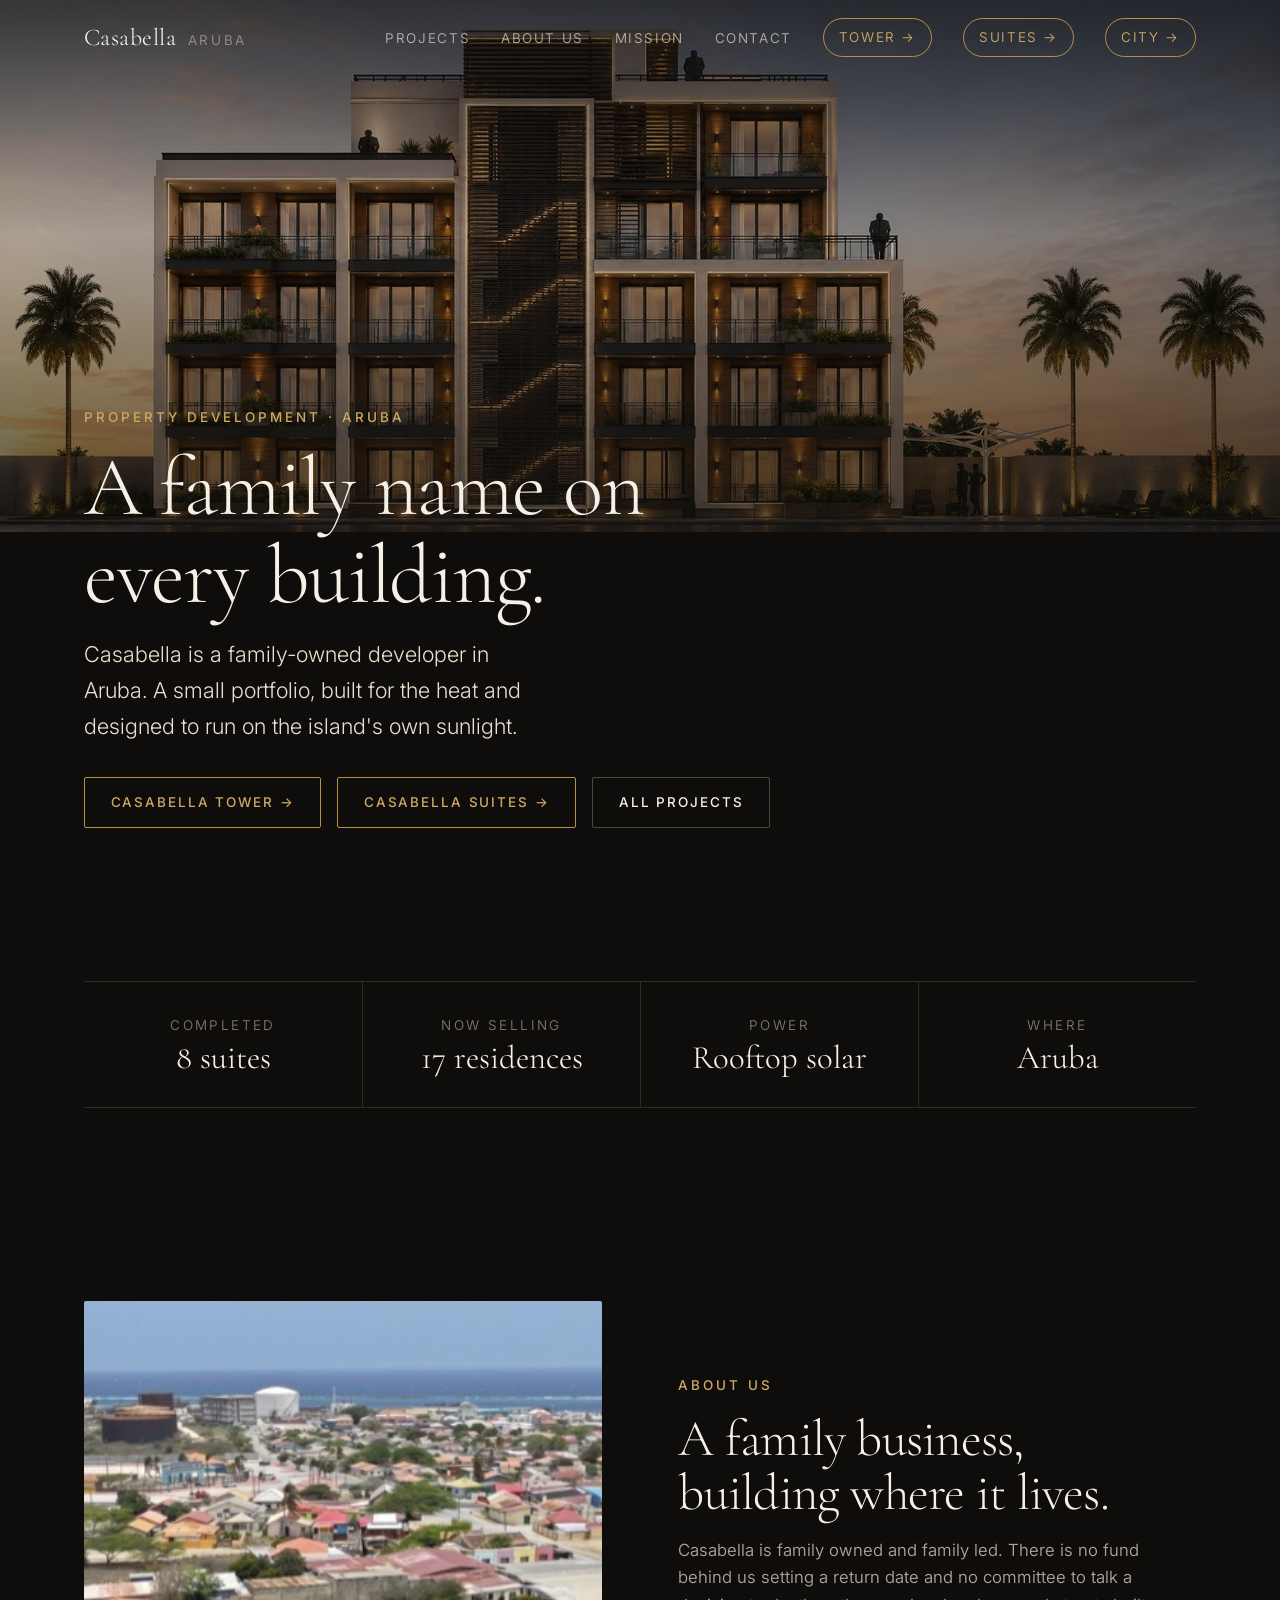
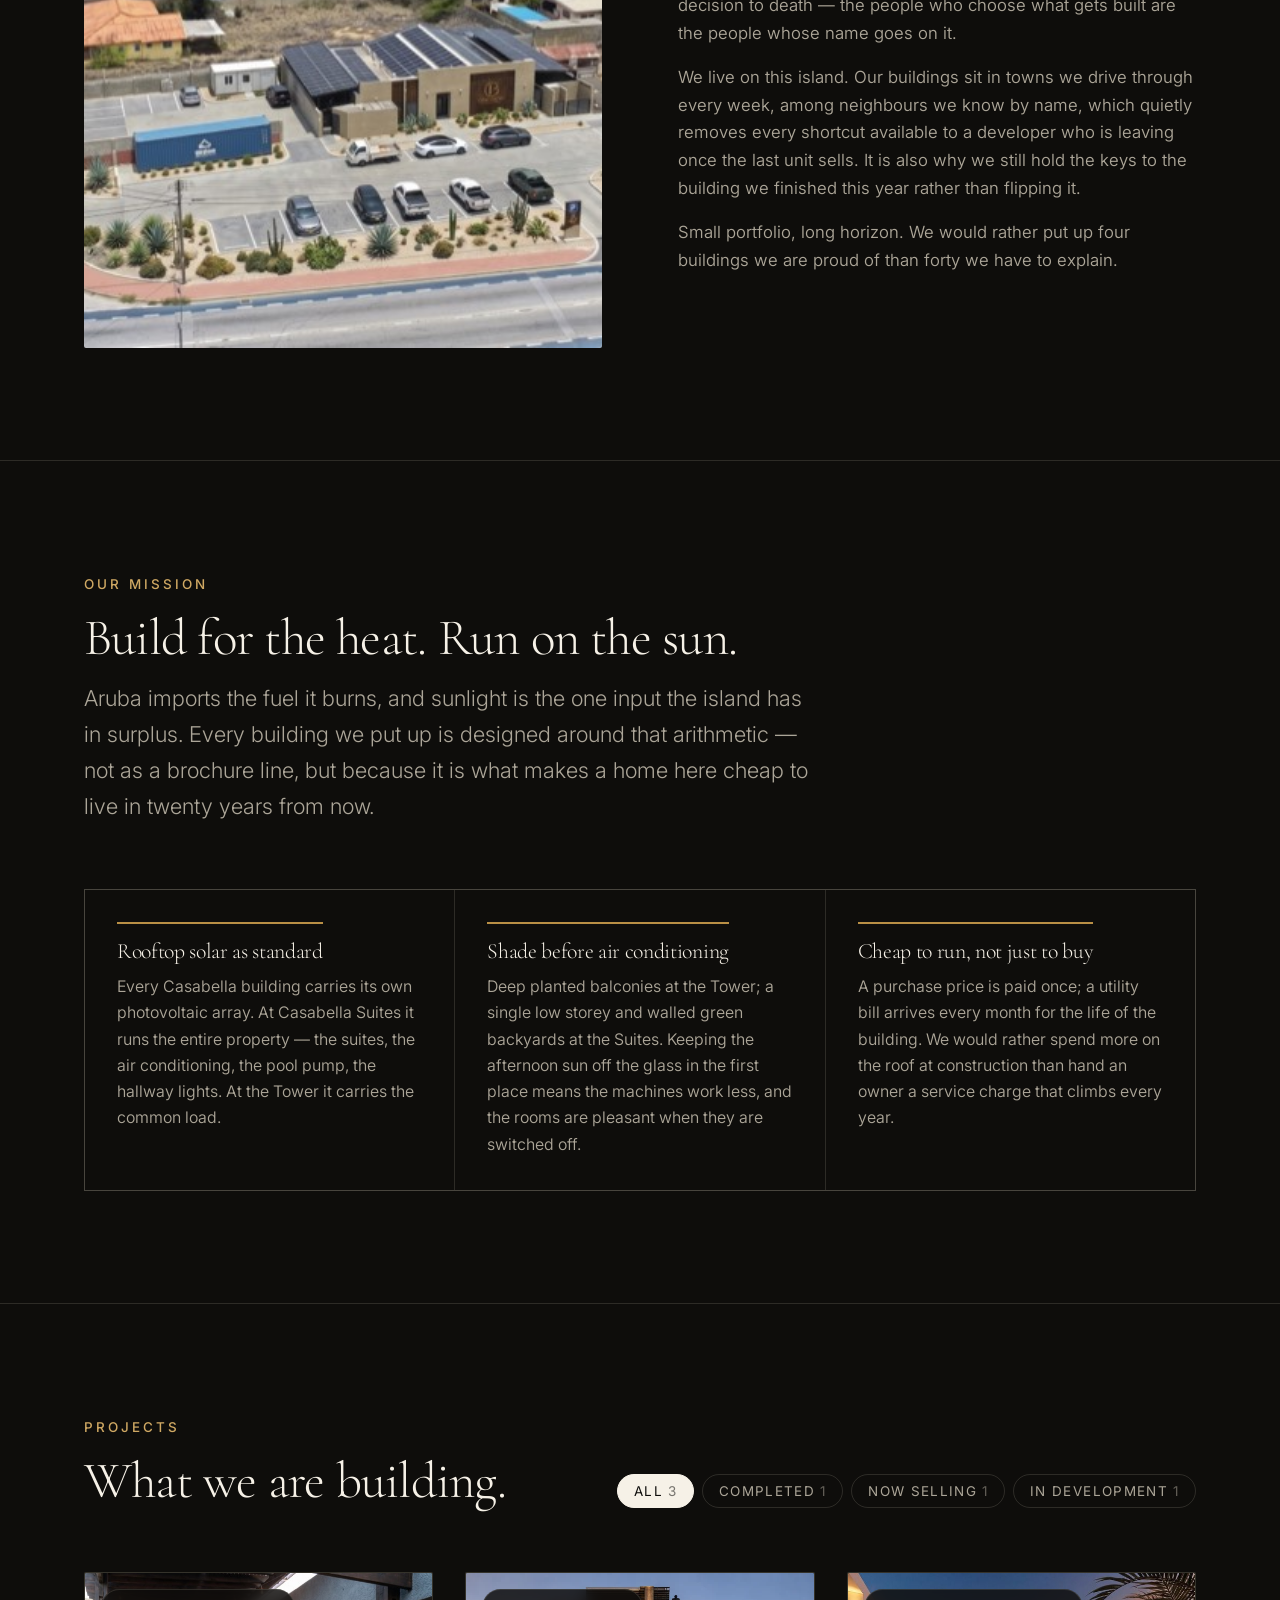
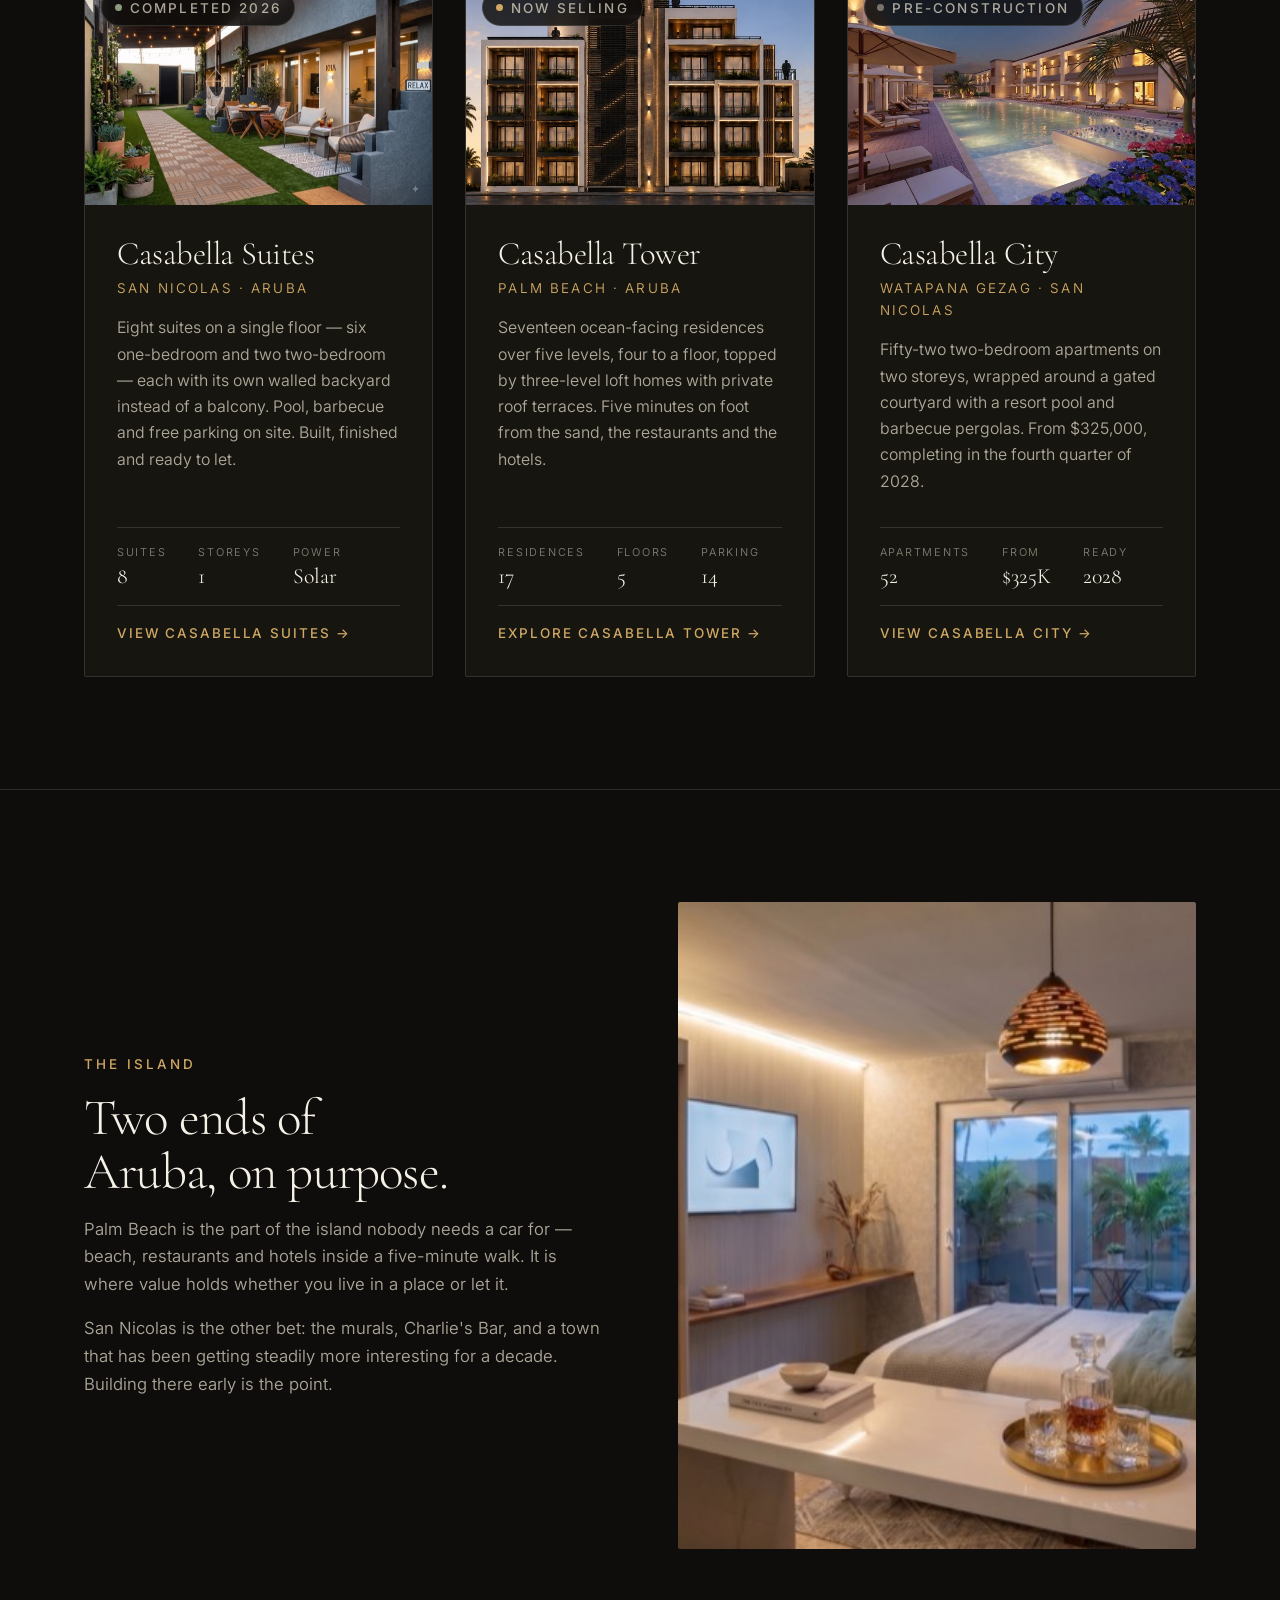
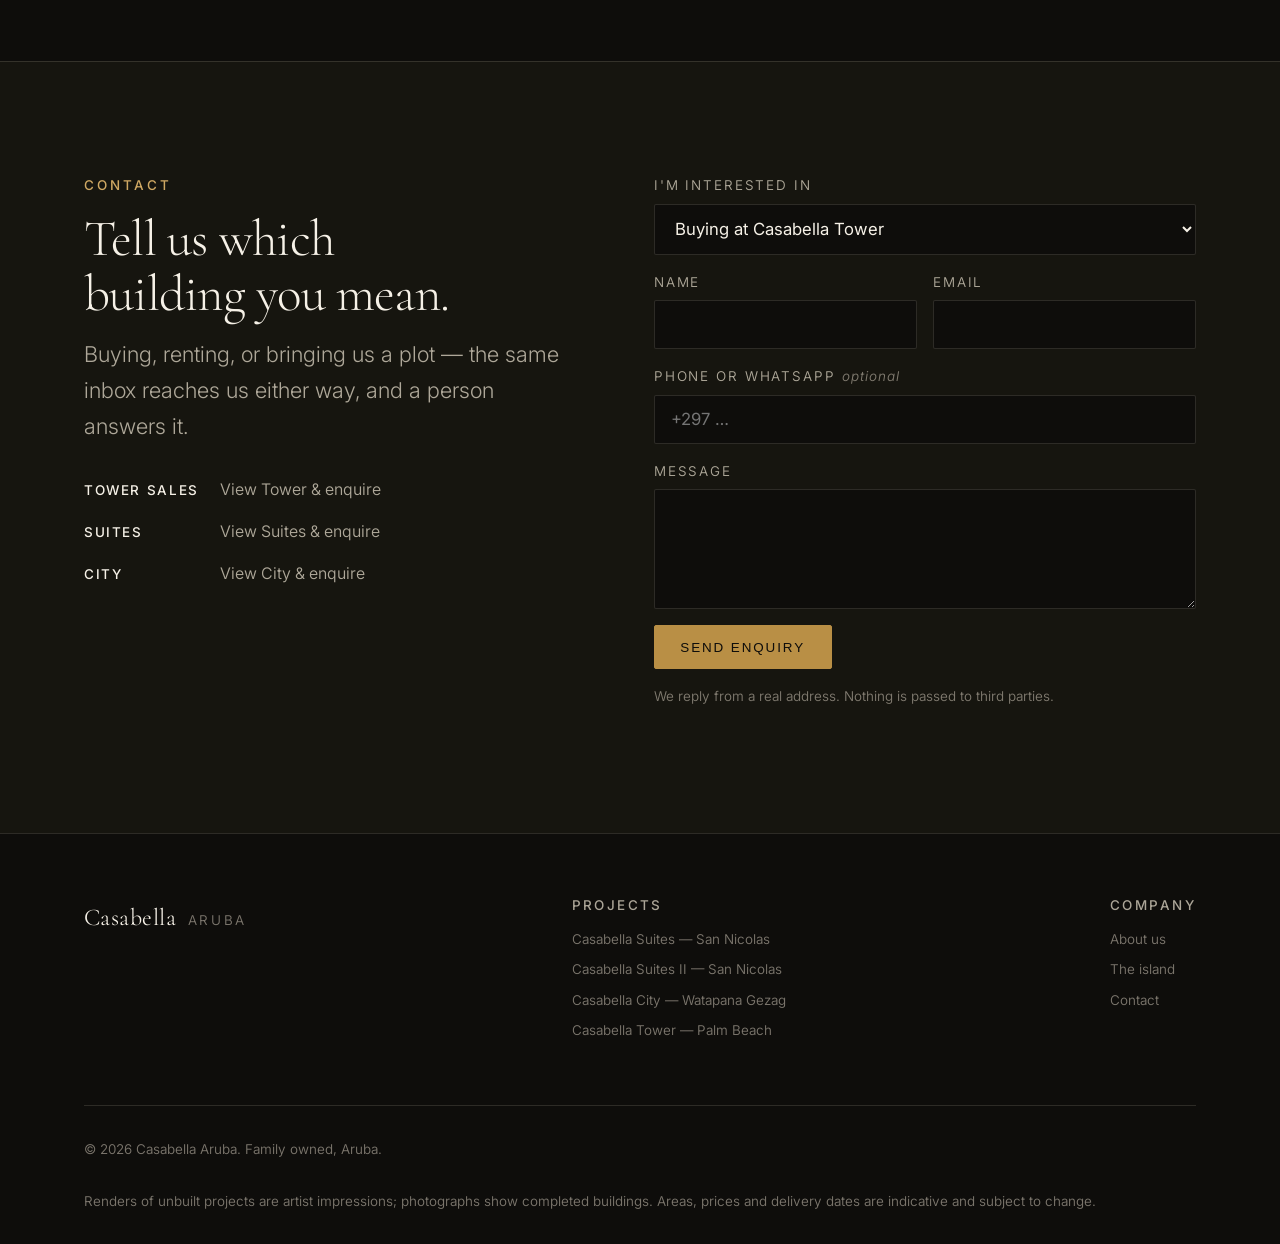
<file: index.html>
<!DOCTYPE html>
<html lang="en">
  <head>
    <meta charset="utf-8" />
    <meta name="viewport" content="width=device-width, initial-scale=1" />

    <title>Casabella Aruba — Property Development in Aruba</title>
    <meta
      name="description"
      content="Casabella acquires, develops and operates residential property in Aruba — from an eight-suite rental building in San Nicolas to ocean-view residences in Palm Beach."
    />

    <link rel="canonical" href="https://casabellaaruba.com/" />

    <meta property="og:type" content="website" />
    <meta property="og:url" content="https://casabellaaruba.com/" />
    <meta property="og:site_name" content="Casabella Aruba" />
    <meta property="og:title" content="Casabella Aruba — Property Development in Aruba" />
    <meta
      property="og:description"
      content="We buy the land, we build on it, and we stay with it. Residential development across Aruba."
    />
    <meta property="og:image" content="https://casabellaaruba.com/assets/img/og-cover.jpg" />
    <meta name="twitter:card" content="summary_large_image" />

    <link rel="icon" href="/assets/img/favicon.svg" type="image/svg+xml" />
    <meta name="theme-color" content="#0e0d0b" />

    <link rel="preconnect" href="https://fonts.googleapis.com" />
    <link rel="preconnect" href="https://fonts.gstatic.com" crossorigin />
    <link
      href="https://fonts.googleapis.com/css2?family=Cormorant+Garamond:wght@300;400&family=Inter:wght@300;400;500&display=swap"
      rel="stylesheet"
    />
    <link rel="stylesheet" href="/css/styles.css?v=20260828-1" />

    <script type="application/ld+json">
      {
        "@context": "https://schema.org",
        "@type": "Organization",
        "name": "Casabella Aruba",
        "url": "https://casabellaaruba.com/",
        "description": "Residential property developer in Aruba — land acquisition, development, sales and operation.",
        "address": {
          "@type": "PostalAddress",
          "addressCountry": "AW"
        },
        "subOrganization": [
          { "@type": "ApartmentComplex", "name": "Casabella Suites" },
          {
            "@type": "ApartmentComplex",
            "name": "Casabella Tower",
            "url": "https://casabellaaruba.com/tower/"
          }
        ]
      }
    </script>

    <script src="/js/main.js?v=20260828-1" defer></script>
  </head>

  <body>
    <a class="skip" href="#main">Skip to content</a>

    <header class="site-header" id="header">
      <div class="shell">
        <a class="brand" href="#top">
          <span class="brand__name">Casabella</span>
          <span class="brand__sub">Aruba</span>
        </a>

        <nav class="nav" id="primary-nav">
          <ul>
            <li><a href="#projects">Projects</a></li>
            <li><a href="#about">About us</a></li>
            <li><a href="#mission">Mission</a></li>
            <li><a href="#contact">Contact</a></li>
            <li><a class="nav__cta" href="/tower/">Tower &rarr;</a></li>
            <li><a class="nav__cta" href="/suites/">Suites &rarr;</a></li>
            <li><a class="nav__cta" href="/city/">City &rarr;</a></li>
          </ul>
        </nav>

        <button
          class="nav-toggle"
          type="button"
          aria-expanded="false"
          aria-controls="primary-nav"
          aria-label="Menu"
        >
          <span></span>
        </button>
      </div>
    </header>

    <main id="main">
      <!-- =================================================== HERO ======= -->
      <section class="hero" id="top">
        <div class="hero__media">
          <picture>
            <source
              media="(orientation: portrait)"
              type="image/webp"
              sizes="100vw"
              srcset="
                /assets/img/hero-portrait@420.webp 420w,
                /assets/img/hero-portrait.webp     627w
              "
            />
            <source
              media="(orientation: portrait)"
              type="image/jpeg"
              sizes="100vw"
              srcset="
                /assets/img/hero-portrait@420.jpg 420w,
                /assets/img/hero-portrait.jpg     627w
              "
            />
            <source
              type="image/webp"
              sizes="100vw"
              srcset="
                /assets/img/hero@768.webp  768w,
                /assets/img/hero@1280.webp 1280w,
                /assets/img/hero.webp      1945w
              "
            />
            <img
              src="/assets/img/hero.jpg"
              sizes="100vw"
              srcset="
                /assets/img/hero@768.jpg  768w,
                /assets/img/hero@1280.jpg 1280w,
                /assets/img/hero.jpg      1945w
              "
              width="1945"
              height="808"
              alt="A Casabella building at dusk — lit planted balconies and a timber-screened stair core against a sunset sky in Aruba."
              fetchpriority="high"
              decoding="async"
            />
          </picture>
        </div>

        <div class="shell">
          <div class="hero__inner">
            <p class="eyebrow">Property development · Aruba</p>
            <h1>A family name on every building.</h1>
            <p class="hero__tagline">
              Casabella is a family-owned developer in Aruba. A small portfolio,
              built for the heat and designed to run on the island's own
              sunlight.
            </p>
            <div class="hero__actions">
              <a class="btn btn--tower" href="/tower/">Casabella Tower &rarr;</a>
              <a class="btn btn--tower" href="/suites/">Casabella Suites &rarr;</a>
              <a class="btn" href="#projects">All projects</a>
            </div>
          </div>
        </div>
      </section>

      <!-- ================================================== STATS ======= -->
      <section class="section--tight" aria-label="Portfolio at a glance">
        <div class="shell">
          <dl class="stats">
            <div>
              <dt>Completed</dt>
              <dd>8 suites</dd>
            </div>
            <div>
              <dt>Now selling</dt>
              <dd>17 residences</dd>
            </div>
            <div>
              <dt>Power</dt>
              <dd>Rooftop solar</dd>
            </div>
            <div>
              <dt>Where</dt>
              <dd>Aruba</dd>
            </div>
          </dl>
        </div>
      </section>

      <!-- ================================================== ABOUT ======= -->
      <section class="section" id="about">
        <div class="shell">
          <div class="split">
            <div class="split__media" data-reveal>
              <img
                src="/assets/img/about.jpg"
                srcset="/assets/img/about@640.jpg 640w, /assets/img/about.jpg 1280w"
                sizes="(min-width: 900px) 46vw, 92vw"
                width="1280"
                height="855"
                alt="Aerial view of a completed Casabella building in Aruba — a single-storey block with private backyards, a pool terrace and a solar array on the roof."
                loading="lazy"
                decoding="async"
              />
            </div>
            <div data-reveal>
              <p class="eyebrow">About us</p>
              <h2>A family business, building where it lives.</h2>
              <div class="split__body">
                <p>
                  Casabella is family owned and family led. There is no fund
                  behind us setting a return date and no committee to talk a
                  decision to death — the people who choose what gets built are
                  the people whose name goes on it.
                </p>
                <p>
                  We live on this island. Our buildings sit in towns we drive
                  through every week, among neighbours we know by name, which
                  quietly removes every shortcut available to a developer who
                  is leaving once the last unit sells. It is also why we still
                  hold the keys to the building we finished this year rather
                  than flipping it.
                </p>
                <p>
                  Small portfolio, long horizon. We would rather put up four
                  buildings we are proud of than forty we have to explain.
                </p>
              </div>
            </div>
          </div>
        </div>
      </section>

      <!-- ================================================ MISSION ======= -->
      <section class="section" id="mission">
        <div class="shell">
          <div class="mission__head" data-reveal>
            <p class="eyebrow">Our mission</p>
            <h2>Build for the heat. Run on the sun.</h2>
            <p class="lede">
              Aruba imports the fuel it burns, and sunlight is the one input the
              island has in surplus. Every building we put up is designed around
              that arithmetic — not as a brochure line, but because it is what
              makes a home here cheap to live in twenty years from now.
            </p>
          </div>

          <div class="eco">
            <article class="eco__item" data-reveal>
              <h3>Rooftop solar as standard</h3>
              <p>
                Every Casabella building carries its own photovoltaic array. At
                Casabella Suites it runs the entire property — the suites, the
                air conditioning, the pool pump, the hallway lights. At the
                Tower it carries the common load.
              </p>
            </article>
            <article class="eco__item" data-reveal>
              <h3>Shade before air conditioning</h3>
              <p>
                Deep planted balconies at the Tower; a single low storey and
                walled green backyards at the Suites. Keeping the afternoon sun
                off the glass in the first place means the machines work less,
                and the rooms are pleasant when they are switched off.
              </p>
            </article>
            <article class="eco__item" data-reveal>
              <h3>Cheap to run, not just to buy</h3>
              <p>
                A purchase price is paid once; a utility bill arrives every
                month for the life of the building. We would rather spend more
                on the roof at construction than hand an owner a service charge
                that climbs every year.
              </p>
            </article>
          </div>
        </div>
      </section>

      <!-- =============================================== PROJECTS ======= -->
      <!--
        ADDING A PROJECT
        Copy one <article class="project"> block below and change:
          1. data-status  — complete | selling | planning  (drives the dot colour)
          2. the .status  label text
          3. the <img>    (or use <div class="project__media project__media--empty">)
          4. name, place, blurb
          5. the three <dl> facts
          6. the footer link (or .project__link--muted for no link yet)
        The filter buttons count themselves — no other file needs touching.
      -->
      <section class="section" id="projects">
        <div class="shell">
          <div class="portfolio__head">
            <div>
              <p class="eyebrow">Projects</p>
              <h2>What we are building.</h2>
            </div>
            <div class="filters" role="group" aria-label="Filter projects by stage">
              <button class="filter" type="button" data-filter="all" aria-pressed="true">
                All
              </button>
              <button class="filter" type="button" data-filter="complete" aria-pressed="false">
                Completed
              </button>
              <button class="filter" type="button" data-filter="selling" aria-pressed="false">
                Now selling
              </button>
              <button class="filter" type="button" data-filter="planning" aria-pressed="false">
                In development
              </button>
            </div>
          </div>

          <div class="projects" id="project-grid">
            <!-- ---------- Casabella Suites ---------- -->
            <article class="project" data-status="complete" data-reveal>
              <div class="project__media">
                <img
                  src="/assets/img/project-suites.jpg"
                  srcset="
                    /assets/img/project-suites@640.jpg  640w,
                    /assets/img/project-suites.jpg     1280w
                  "
                  sizes="(min-width: 1240px) 380px, (min-width: 760px) 44vw, 92vw"
                  width="1280"
                  height="858"
                  alt="The pool and sun deck at Casabella Suites in San Nicolas, with the single-storey block of suites behind."
                  loading="lazy"
                  decoding="async"
                />
                <span class="status">Completed 2026</span>
              </div>
              <div class="project__body">
                <div>
                  <h3 class="project__name">Casabella Suites</h3>
                  <p class="project__place">San Nicolas · Aruba</p>
                </div>
                <p class="project__blurb">
                  Eight suites on a single floor — six one-bedroom and two
                  two-bedroom — each with its own walled backyard instead of a
                  balcony. Pool, barbecue and free parking on site. Built,
                  finished and ready to let.
                </p>
                <dl class="project__facts">
                  <div><dt>Suites</dt><dd>8</dd></div>
                  <div><dt>Storeys</dt><dd>1</dd></div>
                  <div><dt>Power</dt><dd>Solar</dd></div>
                </dl>
                <a class="project__link" href="/suites/">
                  View Casabella Suites &rarr;
                </a>
              </div>
            </article>

            <!-- ---------- Casabella Tower ---------- -->
            <article class="project" data-status="selling" data-reveal>
              <div class="project__media">
                <picture>
                  <source
                    type="image/webp"
                    sizes="(min-width: 1240px) 380px, (min-width: 760px) 44vw, 92vw"
                    srcset="
                      /assets/img/project-tower@640.webp  640w,
                      /assets/img/project-tower.webp     1287w
                    "
                  />
                  <img
                    src="/assets/img/project-tower.jpg"
                    srcset="
                      /assets/img/project-tower@640.jpg  640w,
                      /assets/img/project-tower.jpg     1287w
                    "
                    sizes="(min-width: 1240px) 380px, (min-width: 760px) 44vw, 92vw"
                    width="1287"
                    height="858"
                    alt="Casabella Tower at dusk — stepped white volumes and lit planted balconies either side of an illuminated timber stair core."
                    loading="lazy"
                    decoding="async"
                  />
                </picture>
                <span class="status">Now selling</span>
              </div>
              <div class="project__body">
                <div>
                  <h3 class="project__name">Casabella Tower</h3>
                  <p class="project__place">Palm Beach · Aruba</p>
                </div>
                <p class="project__blurb">
                  Seventeen ocean-facing residences over five levels, four to a
                  floor, topped by three-level loft homes with private roof
                  terraces. Five minutes on foot from the sand, the restaurants
                  and the hotels.
                </p>
                <dl class="project__facts">
                  <div><dt>Residences</dt><dd>17</dd></div>
                  <div><dt>Floors</dt><dd>5</dd></div>
                  <div><dt>Parking</dt><dd>14</dd></div>
                </dl>
                <a
                  class="project__link"
                  href="/tower/"
                >
                  Explore Casabella Tower &rarr;
                </a>
              </div>
            </article>

            <!-- ---------- Casabella City ---------- -->
            <article class="project" data-status="planning" data-reveal>
              <div class="project__media">
                <img
                  src="/assets/img/city/pool@800.jpg"
                  srcset="
                    /assets/img/city/pool@800.jpg   800w,
                    /assets/img/city/pool.jpg      1600w
                  "
                  sizes="(min-width: 1240px) 380px, (min-width: 760px) 44vw, 92vw"
                  width="800"
                  height="446"
                  alt="Artist impression of the Casabella City courtyard at dusk — a long pool with loungers and parasols between two lit, two-storey wings."
                  loading="lazy"
                  decoding="async"
                />
                <span class="status">Pre-construction</span>
              </div>
              <div class="project__body">
                <div>
                  <h3 class="project__name">Casabella City</h3>
                  <p class="project__place">Watapana Gezag · San Nicolas</p>
                </div>
                <p class="project__blurb">
                  Fifty-two two-bedroom apartments on two storeys, wrapped
                  around a gated courtyard with a resort pool and barbecue
                  pergolas. From $325,000, completing in the fourth quarter of
                  2028.
                </p>
                <dl class="project__facts">
                  <div><dt>Apartments</dt><dd>52</dd></div>
                  <div><dt>From</dt><dd>$325K</dd></div>
                  <div><dt>Ready</dt><dd>2028</dd></div>
                </dl>
                <a class="project__link" href="/city/">
                  View Casabella City &rarr;
                </a>
              </div>
            </article>

            <p class="projects__empty" id="projects-empty" hidden>
              Nothing at that stage right now.
            </p>
          </div>
        </div>
      </section>

      <!-- ================================================= ISLAND ======= -->
      <section class="section" id="island">
        <div class="shell">
          <div class="split split--reverse">
            <div class="split__media" data-reveal>
              <img
                src="/assets/img/craft.jpg"
                srcset="/assets/img/craft@640.jpg 640w, /assets/img/craft.jpg 1280w"
                sizes="(min-width: 900px) 46vw, 92vw"
                width="1280"
                height="863"
                alt="Interior of a finished Casabella suite — white walls, tiled floor and glass doors opening onto a private backyard."
                loading="lazy"
                decoding="async"
              />
            </div>
            <div data-reveal>
              <p class="eyebrow">The island</p>
              <h2>Two ends of Aruba, on purpose.</h2>
              <div class="split__body">
                <p>
                  Palm Beach is the part of the island nobody needs a car for —
                  beach, restaurants and hotels inside a five-minute walk. It is
                  where value holds whether you live in a place or let it.
                </p>
                <p>
                  San Nicolas is the other bet: the murals, Charlie's Bar, and a
                  town that has been getting steadily more interesting for a
                  decade. Building there early is the point.
                </p>
              </div>
            </div>
          </div>
        </div>
      </section>

      <!-- ================================================ CONTACT ======= -->
      <section class="section contact" id="contact">
        <div class="shell">
          <div class="contact__grid">
            <div data-reveal>
              <p class="eyebrow">Contact</p>
              <h2>Tell us which building you mean.</h2>
              <p class="lede">
                Buying, renting, or bringing us a plot — the same inbox reaches
                us either way, and a person answers it.
              </p>

              <ul class="contact__routes">
                <li><strong>Tower sales</strong> <a href="/tower/#enquire">View Tower &amp; enquire</a></li>
                <li><strong>Suites</strong> <a href="/suites/">View Suites &amp; enquire</a></li>
                <li><strong>City</strong> <a href="/city/#enquire">View City &amp; enquire</a></li>
              </ul>
            </div>

            <div data-reveal>
              <form
                id="enquiry-form"
                name="enquiry"
                method="POST"
                action="/api/enquiry"
              >
                <p class="hp">
                  <label>Leave this empty <input name="bot-field" tabindex="-1" /></label>
                </p>

                <div class="field">
                  <label for="interest">I'm interested in</label>
                  <select id="interest" name="interest">
                    <option value="tower">Buying at Casabella Tower</option>
                    <option value="suites">Staying at Casabella Suites</option>
                    <option value="city">Buying at Casabella City</option>
                    <option value="pipeline">A project in development</option>
                    <option value="land">Bringing you a plot / partnership</option>
                    <option value="other">Something else</option>
                  </select>
                </div>

                <div class="field--pair">
                  <div class="field">
                    <label for="name">Name</label>
                    <input id="name" name="name" type="text" autocomplete="name" required />
                  </div>
                  <div class="field">
                    <label for="email">Email</label>
                    <input id="email" name="email" type="email" autocomplete="email" required />
                  </div>
                </div>

                <div class="field">
                  <label for="phone">Phone or WhatsApp <span class="field__opt">optional</span></label>
                  <input id="phone" name="phone" type="tel" autocomplete="tel"
                         inputmode="tel" placeholder="+297 …" />
                </div>

                <div class="field">
                  <label for="message">Message</label>
                  <textarea id="message" name="message" required></textarea>
                </div>

                <button class="btn btn--solid" type="submit">Send enquiry</button>

                <p class="form__note">
                  We reply from a real address. Nothing is passed to third
                  parties.
                </p>

                <div class="form__status" id="form-status" role="status" hidden></div>
              </form>
            </div>
          </div>
        </div>
      </section>
    </main>

    <footer class="site-footer">
      <div class="shell">
        <div class="site-footer__grid">
          <div>
            <a class="brand" href="#top">
              <span class="brand__name">Casabella</span>
              <span class="brand__sub">Aruba</span>
            </a>
          </div>
          <div>
            <h3>Projects</h3>
            <ul>
              <li><a href="/suites/">Casabella Suites — San Nicolas</a></li>
              <li><a href="/suites-ii/">Casabella Suites II — San Nicolas</a></li>
              <li><a href="/city/">Casabella City — Watapana Gezag</a></li>
              <li>
                <a href="/tower/">
                  Casabella Tower — Palm Beach
                </a>
              </li>
              </ul>
          </div>
          <div>
            <h3>Company</h3>
            <ul>
              <li><a href="#about">About us</a></li>
              <li><a href="#island">The island</a></li>
              <li><a href="#contact">Contact</a></li>
            </ul>
          </div>
        </div>

        <div class="site-footer__base">
          <p>© <span id="year">2026</span> Casabella Aruba. Family owned, Aruba.</p>
          <p>
            Renders of unbuilt projects are artist impressions; photographs show
            completed buildings. Areas, prices and delivery dates are indicative
            and subject to change.
          </p>
        </div>
      </div>
    </footer>
  </body>
</html>
</file>
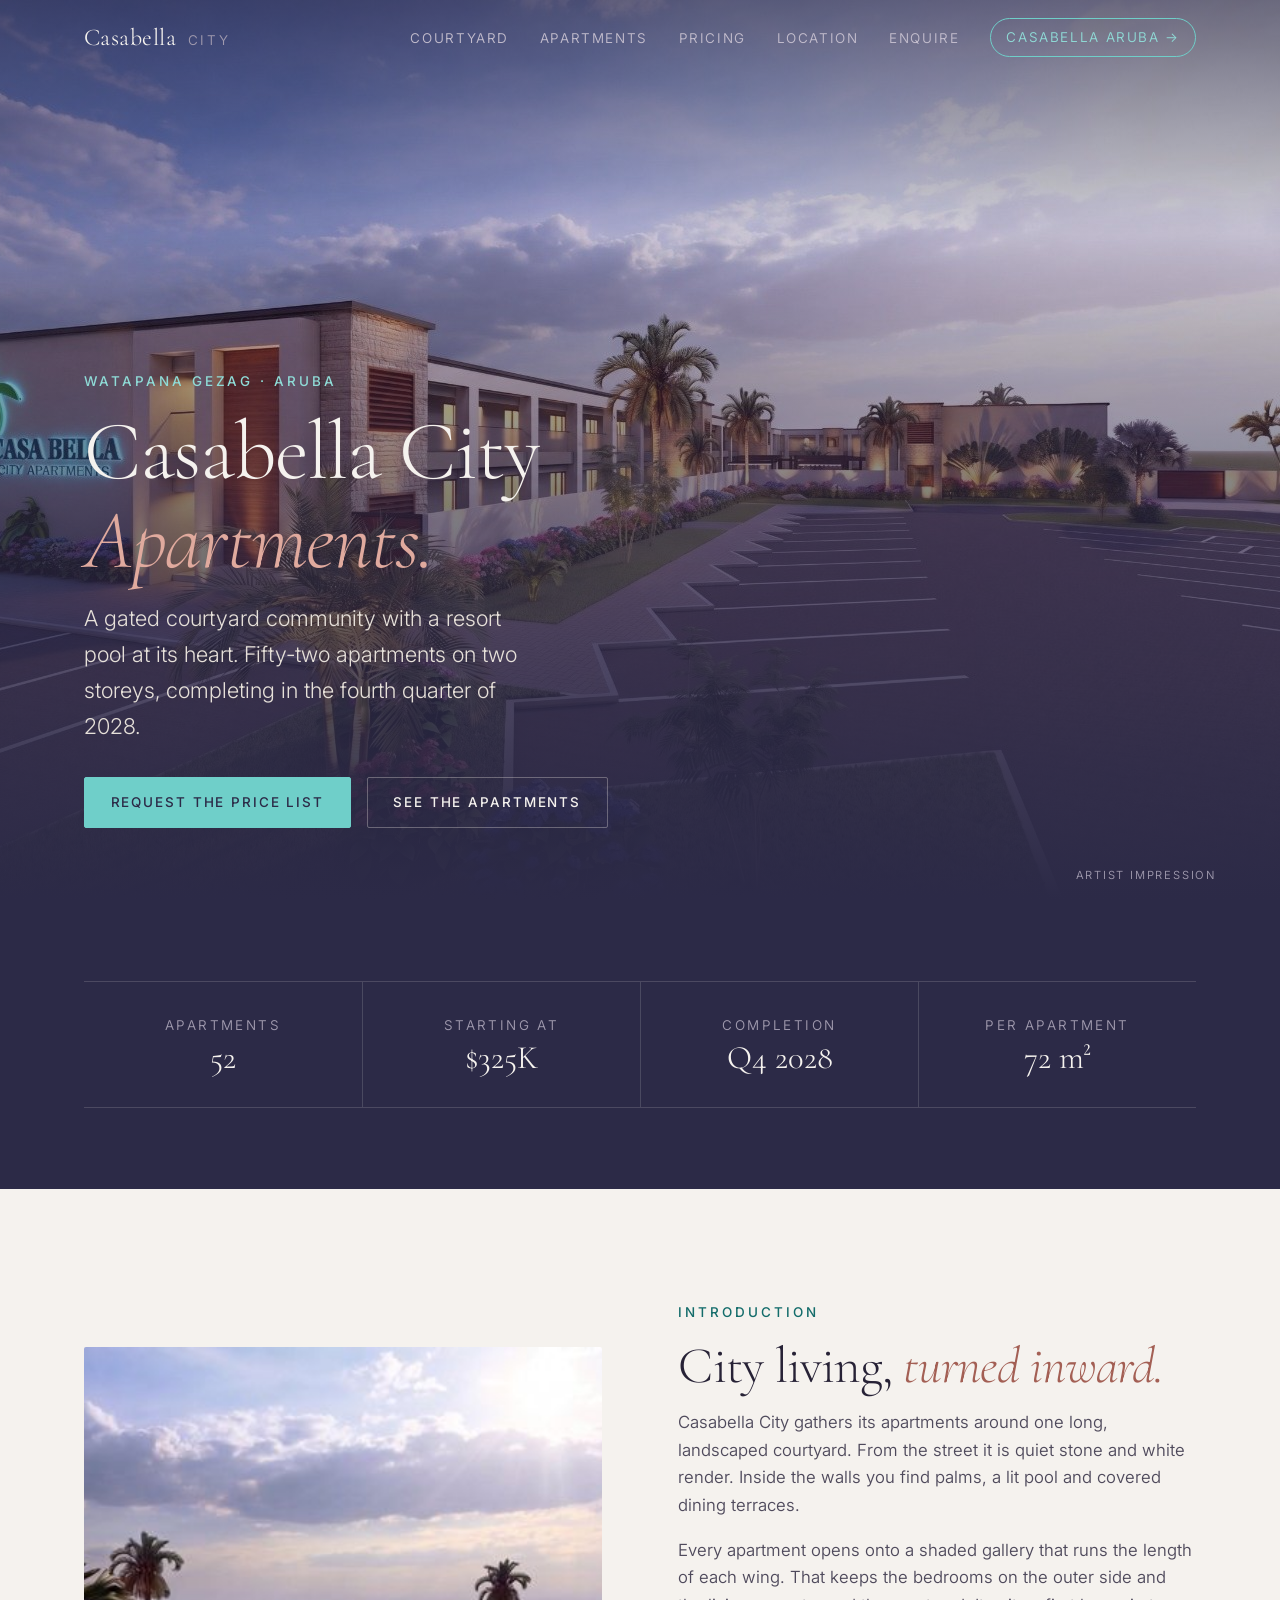
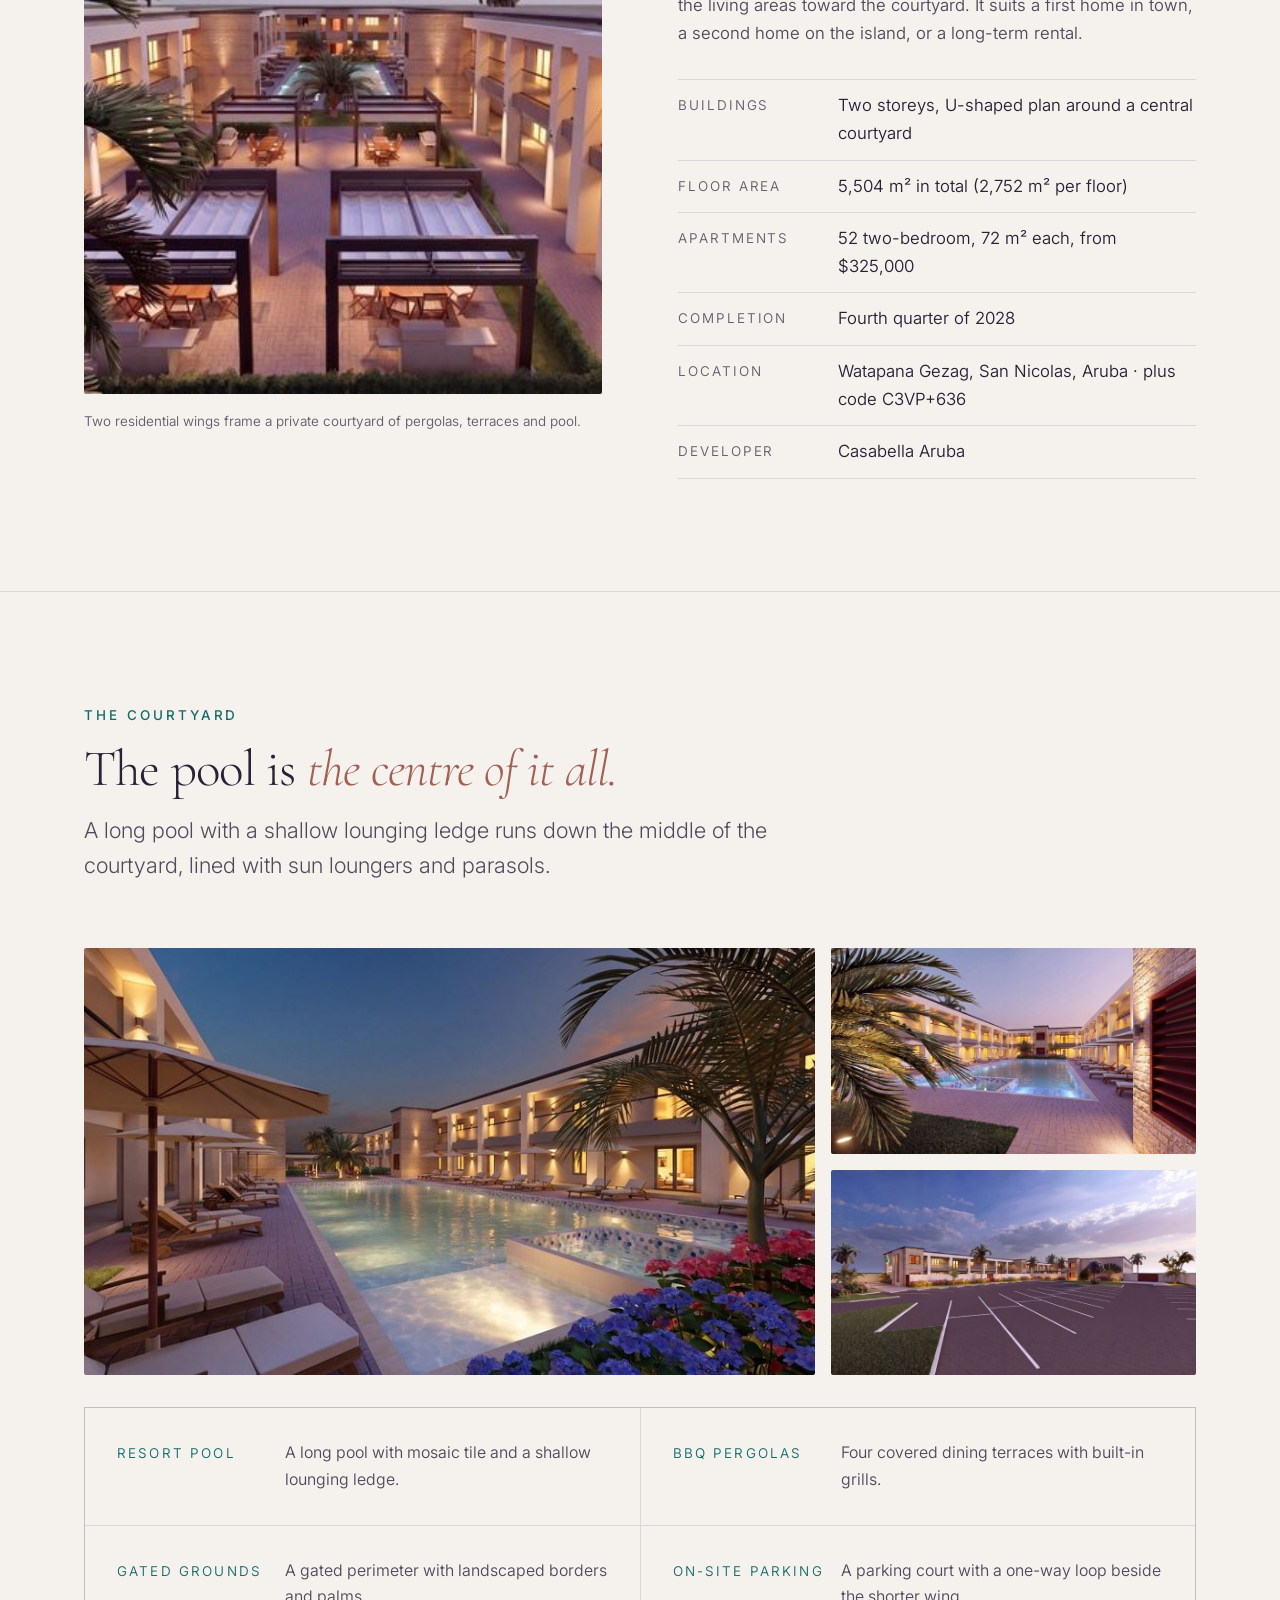
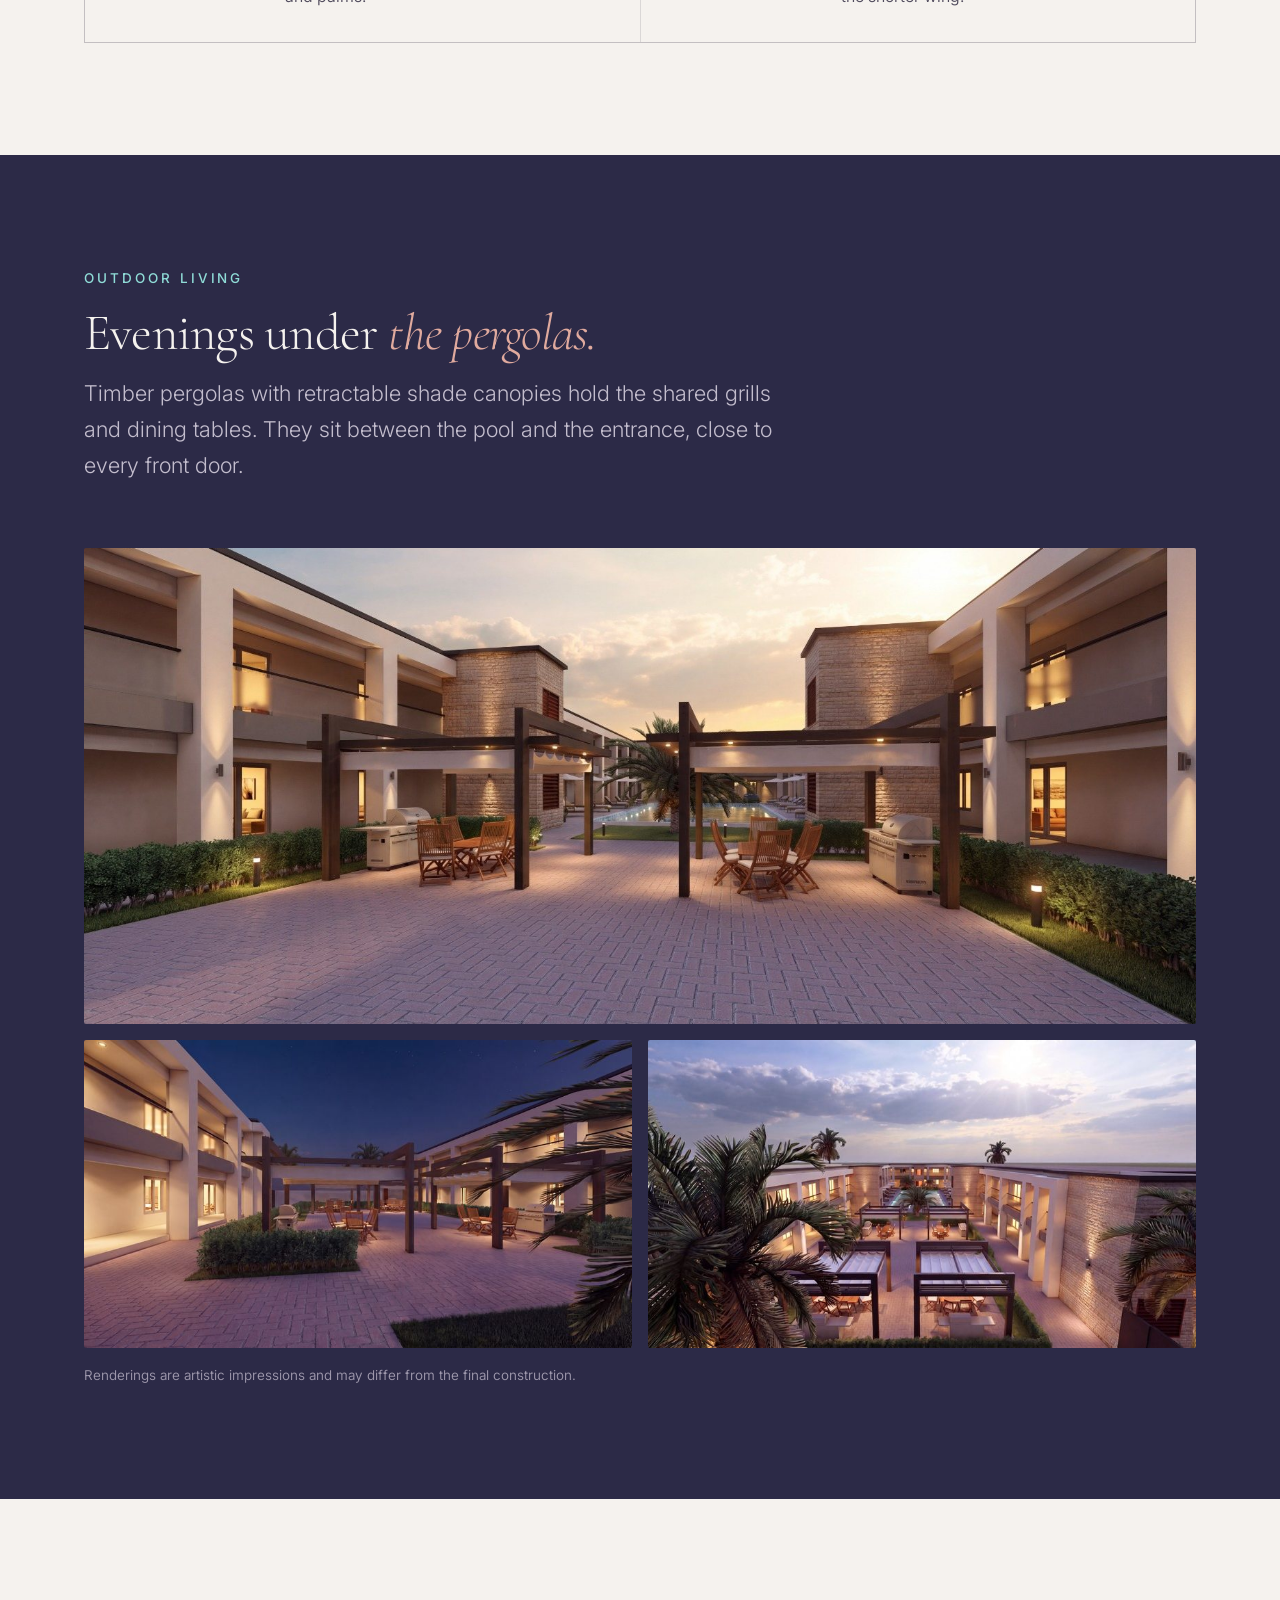
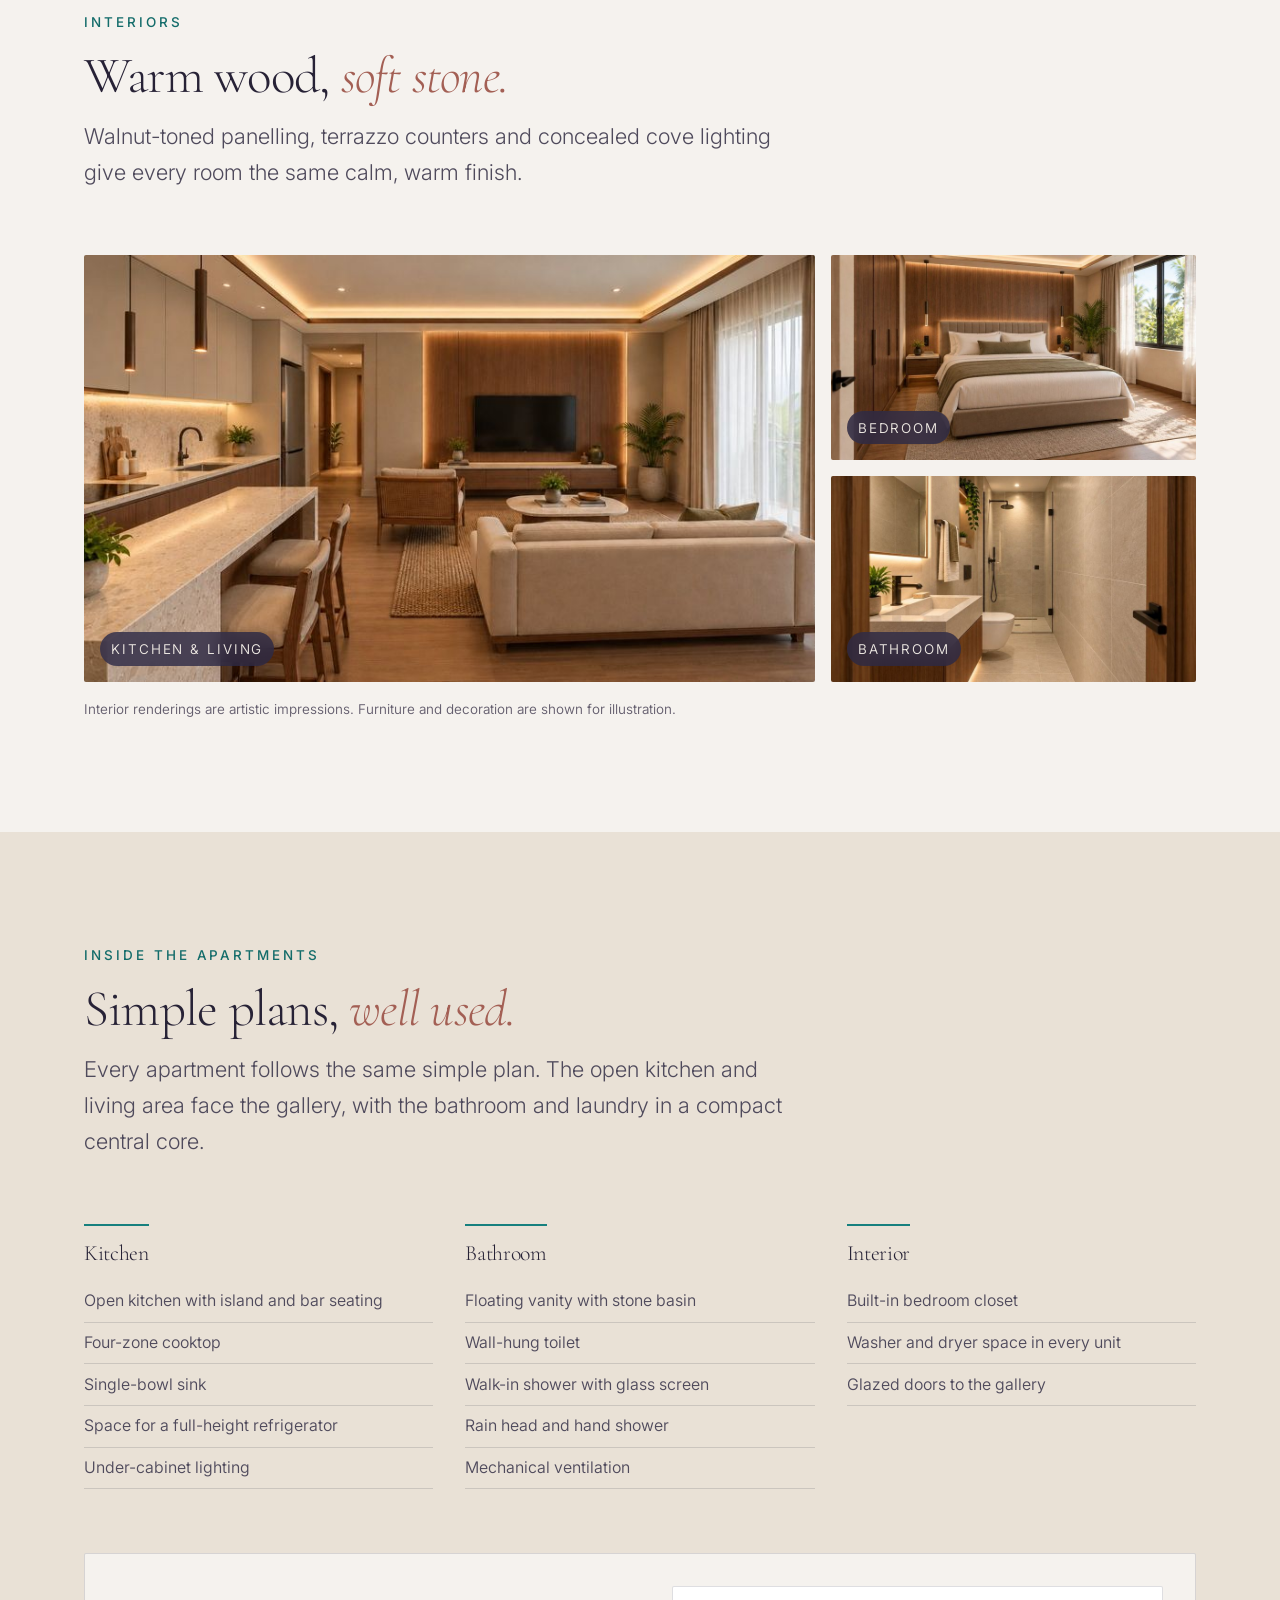
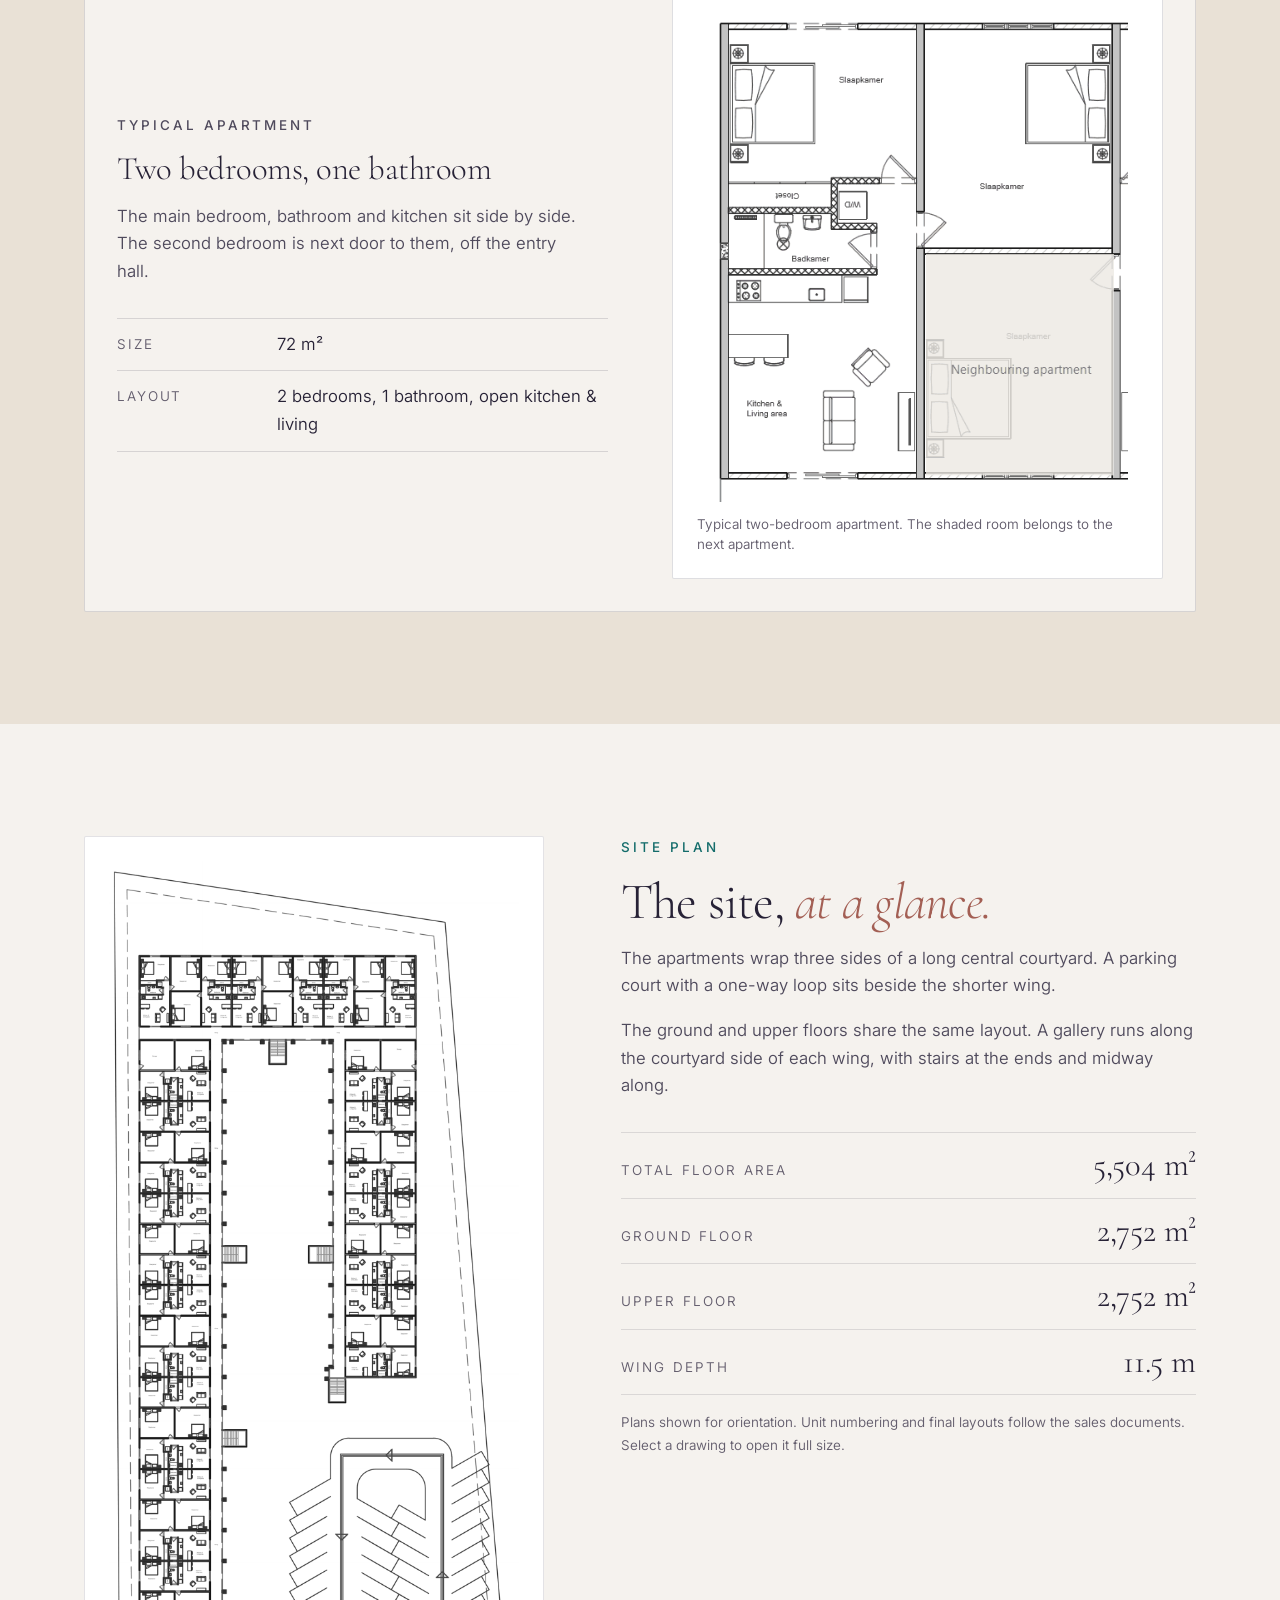
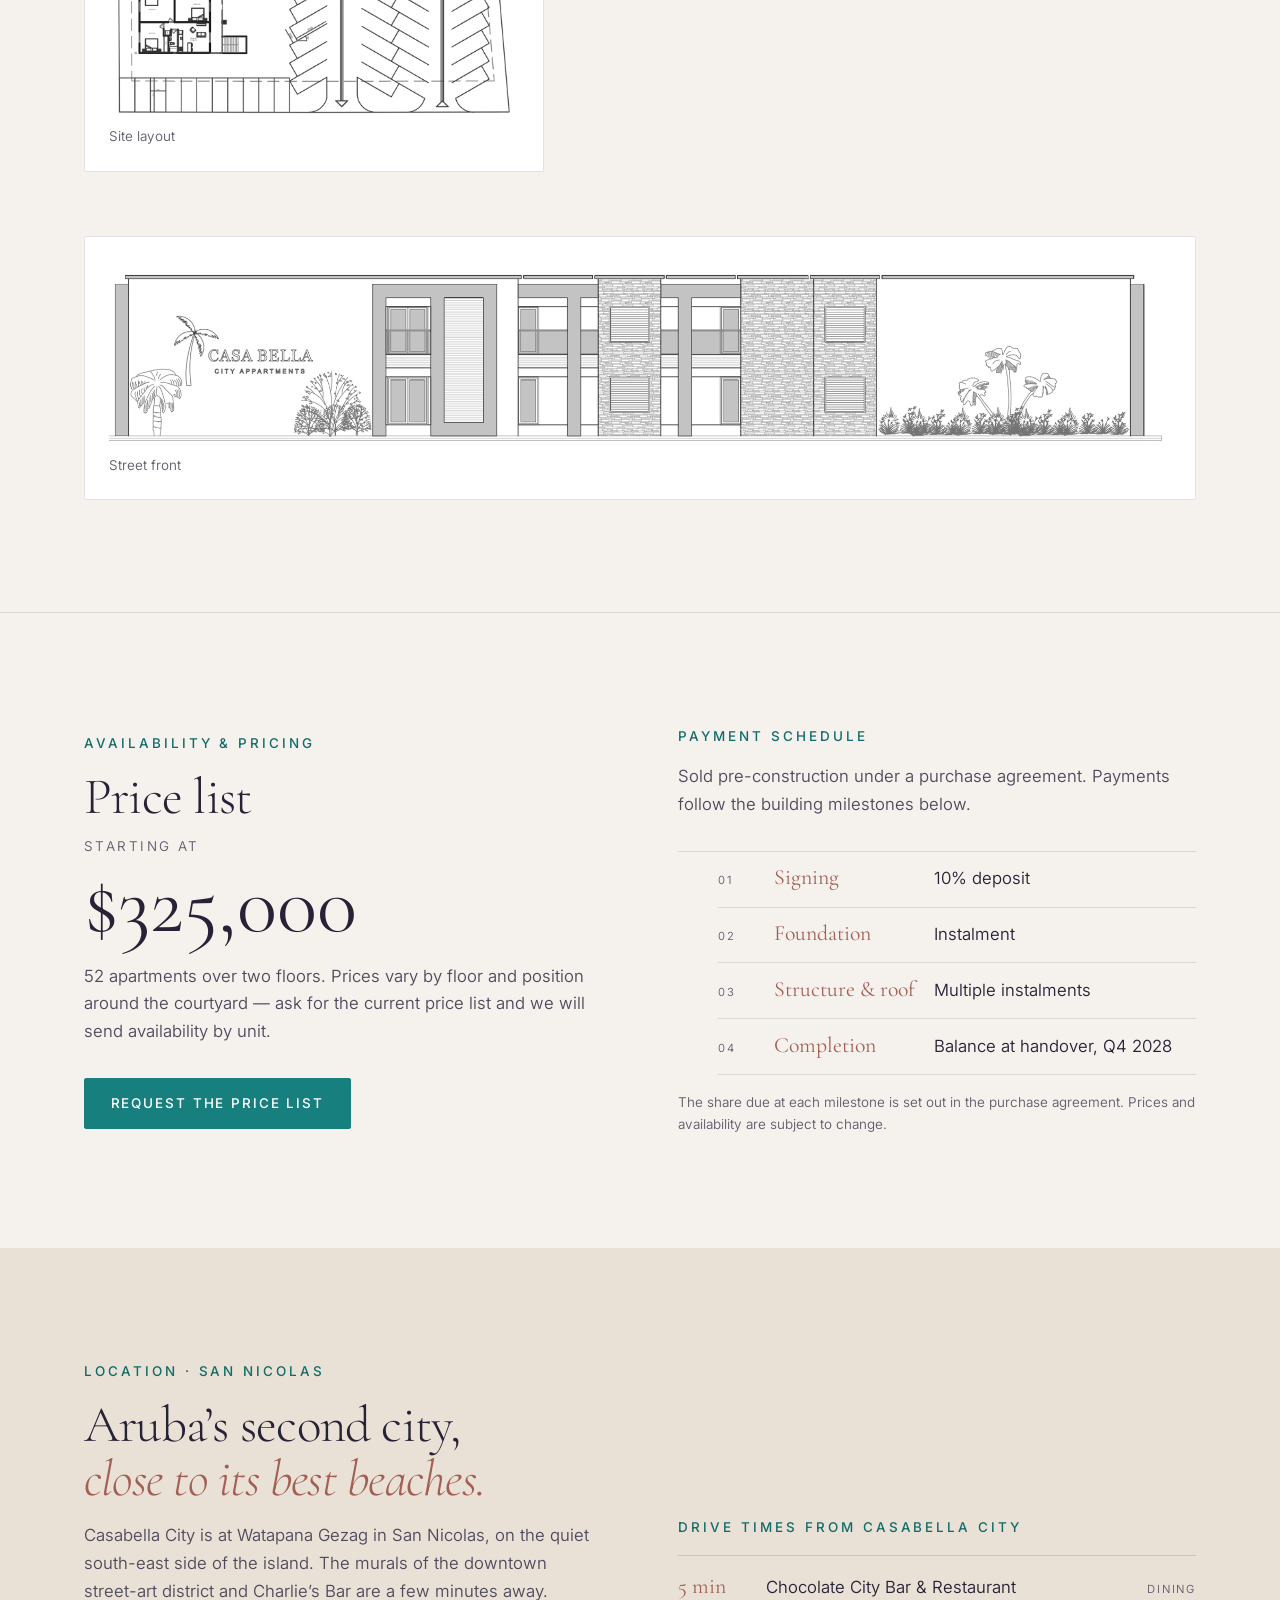
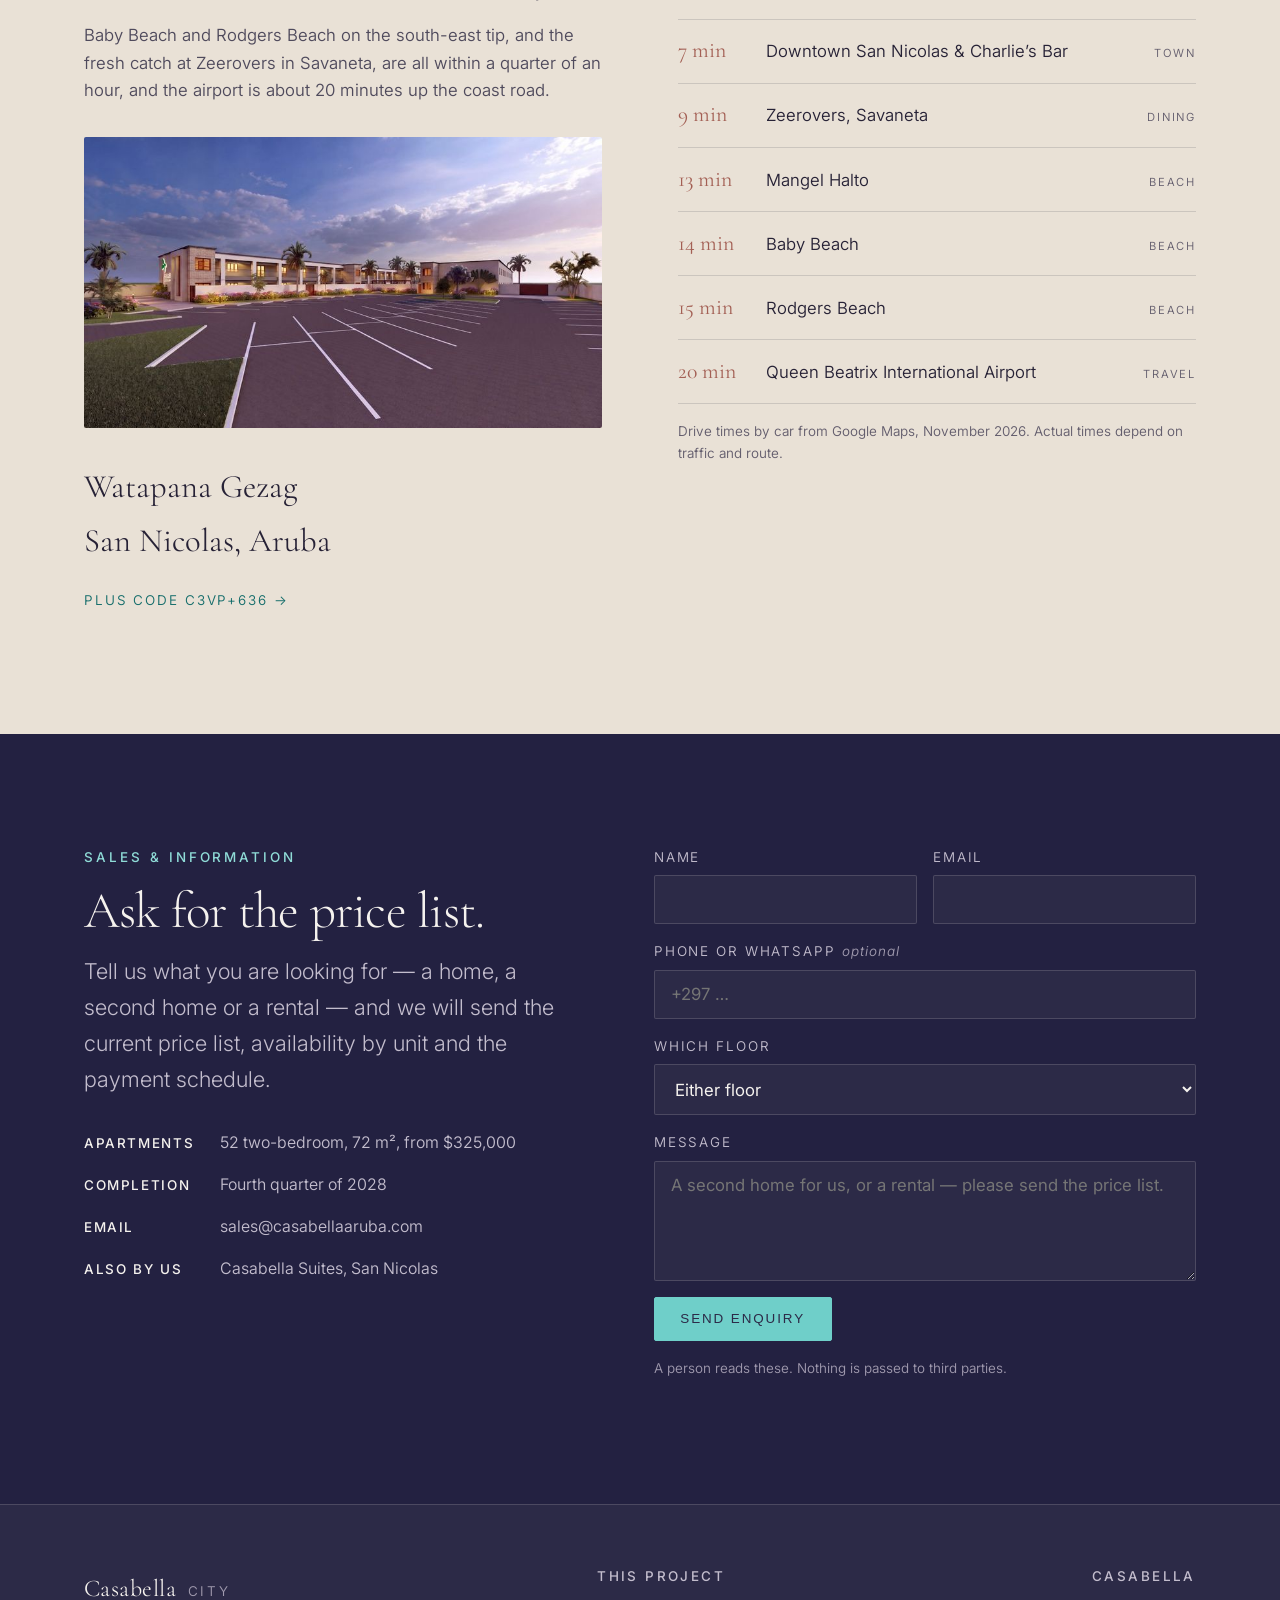
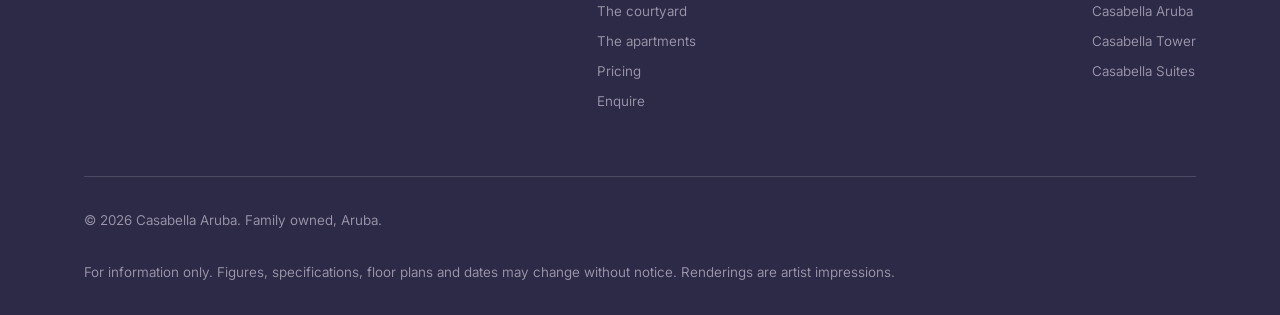
<file: city/index.html>
<!DOCTYPE html>
<html lang="en">
  <head>
    <meta charset="utf-8" />
    <meta name="viewport" content="width=device-width, initial-scale=1" />

    <title>Casabella City Apartments — 52 Apartments in San Nicolas, Aruba</title>
    <meta
      name="description"
      content="Fifty-two two-bedroom apartments in San Nicolas, Aruba, around a gated courtyard with a resort pool and barbecue pergolas. Pre-construction from $325,000, completing Q4 2028."
    />

    <link rel="canonical" href="https://casabellaaruba.com/city/" />

    <meta property="og:type" content="website" />
    <meta property="og:url" content="https://casabellaaruba.com/city/" />
    <meta property="og:site_name" content="Casabella Aruba" />
    <meta property="og:title" content="Casabella City Apartments — San Nicolas, Aruba" />
    <meta
      property="og:description"
      content="A gated courtyard community with a resort pool at its heart. 52 apartments from $325,000, completing Q4 2028."
    />
    <meta property="og:image" content="https://casabellaaruba.com/assets/img/city/entrance.jpg" />
    <meta name="twitter:card" content="summary_large_image" />

    <link rel="icon" href="/assets/img/favicon.svg" type="image/svg+xml" />
    <meta name="theme-color" content="#2c2a47" />

    <link rel="preconnect" href="https://fonts.googleapis.com" />
    <link rel="preconnect" href="https://fonts.gstatic.com" crossorigin />
    <link
      href="https://fonts.googleapis.com/css2?family=Cormorant+Garamond:ital,wght@0,300;0,400;1,300;1,400&family=Inter:wght@300;400;500&display=swap"
      rel="stylesheet"
    />
    <link rel="stylesheet" href="/city/css/styles.css?v=20261104-2" />

    <script type="application/ld+json">
      {
        "@context": "https://schema.org",
        "@type": "ApartmentComplex",
        "name": "Casabella City Apartments",
        "url": "https://casabellaaruba.com/city/",
        "numberOfAccommodationUnits": "52",
        "numberOfFloors": "2",
        "address": {
          "@type": "PostalAddress",
          "streetAddress": "Watapana Gezag",
          "addressLocality": "San Nicolas",
          "addressCountry": "AW"
        },
        "amenityFeature": [
          { "@type": "LocationFeatureSpecification", "name": "Swimming pool", "value": true },
          { "@type": "LocationFeatureSpecification", "name": "Barbecue", "value": true },
          { "@type": "LocationFeatureSpecification", "name": "On-site parking", "value": true }
        ],
        "parentOrganization": { "@type": "Organization", "name": "Casabella Aruba" }
      }
    </script>

    <script src="/city/js/main.js?v=20261104-2" defer></script>
  </head>

  <body>
    <a class="skip" href="#main">Skip to content</a>

    <header class="site-header" id="header">
      <div class="shell">
        <a class="brand" href="#top">
          <span class="brand__name">Casabella</span>
          <span class="brand__sub">City</span>
        </a>

        <nav class="nav" id="primary-nav">
          <ul>
            <li><a href="#courtyard">Courtyard</a></li>
            <li><a href="#apartments">Apartments</a></li>
            <li><a href="#pricing">Pricing</a></li>
            <li><a href="#location">Location</a></li>
            <li><a href="#enquire">Enquire</a></li>
            <li><a class="nav__cta" href="/">Casabella Aruba &rarr;</a></li>
          </ul>
        </nav>

        <button
          class="nav-toggle"
          type="button"
          aria-expanded="false"
          aria-controls="primary-nav"
          aria-label="Menu"
        >
          <span></span>
        </button>
      </div>
    </header>

    <main id="main">
      <!-- =================================================== HERO ======= -->
      <section class="hero" id="top">
        <div class="hero__media">
          <img
            src="/assets/img/city/entrance.jpg"
            srcset="
              /assets/img/city/entrance@800.jpg   800w,
              /assets/img/city/entrance.jpg      1600w
            "
            sizes="100vw"
            width="1600"
            height="900"
            alt="Casabella City at dusk — the entrance with its illuminated palm sign, landscaped borders and guest parking."
            fetchpriority="high"
            decoding="async"
          />
        </div>

        <div class="shell">
          <div class="hero__inner">
            <p class="eyebrow">Watapana Gezag · Aruba</p>
            <h1>Casabella City <em>Apartments.</em></h1>
            <p class="hero__tagline">
              A gated courtyard community with a resort pool at its heart.
              Fifty-two apartments on two storeys, completing in the fourth
              quarter of 2028.
            </p>
            <div class="hero__actions">
              <a class="btn btn--solid" href="#enquire">Request the price list</a>
              <a class="btn" href="#apartments">See the apartments</a>
            </div>
          </div>
        </div>

        <span class="hero__note">Artist impression</span>
      </section>

      <!-- ================================================== STATS ======= -->
      <section class="section--tight" aria-label="The project at a glance">
        <div class="shell">
          <dl class="stats">
            <div><dt>Apartments</dt><dd>52</dd></div>
            <div><dt>Starting at</dt><dd>$325K</dd></div>
            <div><dt>Completion</dt><dd>Q4 2028</dd></div>
            <div><dt>Per apartment</dt><dd>72 m²</dd></div>
          </dl>
        </div>
      </section>

      <!-- =========================================== INTRODUCTION ======= -->
      <section class="section tone-paper" id="introduction">
        <div class="shell">
          <div class="split">
            <div class="split__media" data-reveal>
              <img
                src="/assets/img/city/courtyard.jpg"
                srcset="/assets/img/city/courtyard@800.jpg 800w, /assets/img/city/courtyard.jpg 1600w"
                sizes="(min-width: 900px) 46vw, 92vw"
                width="1600"
                height="900"
                alt="Aerial view over the two wings, the pergola dining terraces and the pool courtyard at sunset."
                loading="lazy"
                decoding="async"
              />
              <p class="render-note">
                Two residential wings frame a private courtyard of pergolas,
                terraces and pool.
              </p>
            </div>
            <div data-reveal>
              <p class="eyebrow">Introduction</p>
              <h2>City living, <em>turned inward.</em></h2>
              <div class="split__body">
                <p>
                  Casabella City gathers its apartments around one long,
                  landscaped courtyard. From the street it is quiet stone and
                  white render. Inside the walls you find palms, a lit pool and
                  covered dining terraces.
                </p>
                <p>
                  Every apartment opens onto a shaded gallery that runs the
                  length of each wing. That keeps the bedrooms on the outer side
                  and the living areas toward the courtyard. It suits a first
                  home in town, a second home on the island, or a long-term
                  rental.
                </p>
              </div>

              <dl class="facts">
                <div><dt>Buildings</dt><dd>Two storeys, U-shaped plan around a central courtyard</dd></div>
                <div><dt>Floor area</dt><dd>5,504 m² in total (2,752 m² per floor)</dd></div>
                <div><dt>Apartments</dt><dd>52 two-bedroom, 72 m² each, from $325,000</dd></div>
                <div><dt>Completion</dt><dd>Fourth quarter of 2028</dd></div>
                <div><dt>Location</dt><dd>Watapana Gezag, San Nicolas, Aruba · plus code C3VP+636</dd></div>
                <div><dt>Developer</dt><dd>Casabella Aruba</dd></div>
              </dl>
            </div>
          </div>
        </div>
      </section>

      <!-- ============================================== COURTYARD ======= -->
      <section class="section tone-paper" id="courtyard">
        <div class="shell">
          <div class="section-head">
            <p class="eyebrow">The courtyard</p>
            <h2>The pool is <em>the centre of it all.</em></h2>
            <p class="lede">
              A long pool with a shallow lounging ledge runs down the middle of
              the courtyard, lined with sun loungers and parasols.
            </p>
          </div>

          <div class="trio">
            <figure data-reveal>
              <img
                src="/assets/img/city/pool.jpg"
                srcset="/assets/img/city/pool@800.jpg 800w, /assets/img/city/pool.jpg 1600w"
                sizes="(min-width: 900px) 62vw, 92vw"
                width="1600" height="893"
                alt="The pool at dusk with its mosaic tile edge, loungers, parasols and flowering hydrangeas, the two-storey wings lit behind."
                loading="lazy" decoding="async" />
            </figure>
            <figure data-reveal>
              <img
                src="/assets/img/city/pool-view.jpg"
                srcset="/assets/img/city/pool-view@800.jpg 800w, /assets/img/city/pool-view.jpg 1600w"
                sizes="(min-width: 900px) 30vw, 92vw"
                width="1600" height="900"
                alt="View down the pool toward the far wing and its stone stair tower."
                loading="lazy" decoding="async" />
            </figure>
            <figure data-reveal>
              <img
                src="/assets/img/city/street.jpg"
                srcset="/assets/img/city/street@800.jpg 800w, /assets/img/city/street.jpg 1600w"
                sizes="(min-width: 900px) 30vw, 92vw"
                width="1600" height="900"
                alt="Street side of the building with its lit facade and the guest parking court."
                loading="lazy" decoding="async" />
            </figure>
          </div>

          <div class="amenities">
            <div class="amenity" data-reveal>
              <span class="amenity__key">Resort pool</span>
              <p>A long pool with mosaic tile and a shallow lounging ledge.</p>
            </div>
            <div class="amenity" data-reveal>
              <span class="amenity__key">BBQ pergolas</span>
              <p>Four covered dining terraces with built-in grills.</p>
            </div>
            <div class="amenity" data-reveal>
              <span class="amenity__key">Gated grounds</span>
              <p>A gated perimeter with landscaped borders and palms.</p>
            </div>
            <div class="amenity" data-reveal>
              <span class="amenity__key">On-site parking</span>
              <p>A parking court with a one-way loop beside the shorter wing.</p>
            </div>
          </div>
        </div>
      </section>

      <!-- ========================================== OUTDOOR LIVING ======= -->
      <section class="section tone-dusk" id="outdoor">
        <div class="shell">
          <div class="section-head">
            <p class="eyebrow">Outdoor living</p>
            <h2>Evenings under <em>the pergolas.</em></h2>
            <p class="lede">
              Timber pergolas with retractable shade canopies hold the shared
              grills and dining tables. They sit between the pool and the
              entrance, close to every front door.
            </p>
          </div>

          <figure class="wide" data-reveal>
            <img
                src="/assets/img/city/barbecue.jpg"
                srcset="/assets/img/city/barbecue@800.jpg 800w, /assets/img/city/barbecue.jpg 1600w"
                sizes="(min-width: 1240px) 1100px, 92vw"
                width="1600" height="900"
                alt="Two pergolas with grills and teak dining sets on the herringbone-paved terrace at sunset."
                loading="lazy" decoding="async" />
          </figure>
          <div class="pair">
            <figure data-reveal>
              <img
                src="/assets/img/city/pergola-night.jpg"
                srcset="/assets/img/city/pergola-night@800.jpg 800w, /assets/img/city/pergola-night.jpg 1600w"
                sizes="(min-width: 900px) 46vw, 92vw"
                width="1600" height="900"
                alt="The pergola terrace at night, with grills, dining sets and lit apartment windows."
                loading="lazy" decoding="async" />
            </figure>
            <figure data-reveal>
              <img
                src="/assets/img/city/courtyard.jpg"
                srcset="/assets/img/city/courtyard@800.jpg 800w, /assets/img/city/courtyard.jpg 1600w"
                sizes="(min-width: 900px) 46vw, 92vw"
                width="1600" height="900"
                alt="Aerial view of the pergola terraces leading to the pool."
                loading="lazy" decoding="async" class="pair__aerial" />
            </figure>
          </div>

          <p class="render-note">
            Renderings are artistic impressions and may differ from the final
            construction.
          </p>
        </div>
      </section>

      <!-- ============================================== INTERIORS ======= -->
      <section class="section tone-paper" id="interiors">
        <div class="shell">
          <div class="section-head">
            <p class="eyebrow">Interiors</p>
            <h2>Warm wood, <em>soft stone.</em></h2>
            <p class="lede">
              Walnut-toned panelling, terrazzo counters and concealed cove
              lighting give every room the same calm, warm finish.
            </p>
          </div>

          <div class="interiors">
            <figure data-reveal>
              <img
                src="/assets/img/city/living.jpg"
                srcset="/assets/img/city/living@800.jpg 800w, /assets/img/city/living.jpg 1600w"
                sizes="(min-width: 900px) 62vw, 92vw"
                width="1600" height="900"
                alt="Open kitchen and living room with a terrazzo island and bar stools, a walnut TV wall, cove lighting and a linen sofa."
                loading="lazy" decoding="async" />
              <figcaption>Kitchen &amp; living</figcaption>
            </figure>
            <figure data-reveal>
              <img
                src="/assets/img/city/bedroom.jpg"
                srcset="/assets/img/city/bedroom@800.jpg 800w, /assets/img/city/bedroom.jpg 1600w"
                sizes="(min-width: 900px) 30vw, 92vw"
                width="1600" height="900"
                alt="Main bedroom with an upholstered bed, walnut panelled wall, built-in wardrobe and a window onto palms."
                loading="lazy" decoding="async" />
              <figcaption>Bedroom</figcaption>
            </figure>
            <figure data-reveal>
              <img
                src="/assets/img/city/bathroom.jpg"
                srcset="/assets/img/city/bathroom@800.jpg 800w, /assets/img/city/bathroom.jpg 1600w"
                sizes="(min-width: 900px) 30vw, 92vw"
                width="1600" height="900"
                alt="Bathroom with a floating walnut vanity, stone basin, wall-hung toilet and a walk-in glass shower."
                loading="lazy" decoding="async" />
              <figcaption>Bathroom</figcaption>
            </figure>
          </div>

          <p class="render-note">
            Interior renderings are artistic impressions. Furniture and
            decoration are shown for illustration.
          </p>
        </div>
      </section>

      <!-- ============================================= APARTMENTS ======= -->
      <section class="section tone-stone" id="apartments">
        <div class="shell">
          <div class="section-head">
            <p class="eyebrow">Inside the apartments</p>
            <h2>Simple plans, <em>well used.</em></h2>
            <p class="lede">
              Every apartment follows the same simple plan. The open kitchen
              and living area face the gallery, with the bathroom and laundry
              in a compact central core.
            </p>
          </div>

          <div class="specs">
            <div class="spec" data-reveal>
              <h3>Kitchen</h3>
              <ul>
                <li>Open kitchen with island and bar seating</li>
                <li>Four-zone cooktop</li>
                <li>Single-bowl sink</li>
                <li>Space for a full-height refrigerator</li>
                <li>Under-cabinet lighting</li>
              </ul>
            </div>
            <div class="spec" data-reveal>
              <h3>Bathroom</h3>
              <ul>
                <li>Floating vanity with stone basin</li>
                <li>Wall-hung toilet</li>
                <li>Walk-in shower with glass screen</li>
                <li>Rain head and hand shower</li>
                <li>Mechanical ventilation</li>
              </ul>
            </div>
            <div class="spec" data-reveal>
              <h3>Interior</h3>
              <ul>
                <li>Built-in bedroom closet</li>
                <li>Washer and dryer space in every unit</li>
                <li>Glazed doors to the gallery</li>
              </ul>
            </div>
          </div>

          <article class="unit" data-reveal>
            <div>
              <p class="eyebrow">Typical apartment</p>
              <h3>Two bedrooms, one bathroom</h3>
              <p>
                The main bedroom, bathroom and kitchen sit side by side. The
                second bedroom is next door to them, off the entry hall.
              </p>
              <dl class="facts">
                <div><dt>Size</dt><dd>72 m²</dd></div>
                <div><dt>Layout</dt><dd>2 bedrooms, 1 bathroom, open kitchen &amp; living</dd></div>
              </dl>
            </div>
            <figure class="plan-card">
              <a href="/assets/img/city/plan-unit.png" target="_blank" rel="noopener">
                <img
                  src="/assets/img/city/plan-unit.png"
                  width="505" height="590"
                  alt="Floor plan of a typical two-bedroom apartment: bedroom, closet, washer and dryer, bathroom, kitchen and living area, plus a second bedroom in the adjoining bay."
                  loading="lazy" decoding="async" />
              </a>
              <figcaption>
                Typical two-bedroom apartment. The shaded room belongs to the
                next apartment.
              </figcaption>
            </figure>
          </article>

        </div>
      </section>

      <!-- ============================================== SITE PLAN ======= -->
      <section class="section tone-paper" id="site">
        <div class="shell">
          <div class="siteplan">
            <figure class="plan-card" data-reveal>
              <a href="/assets/img/city/plan-site.png" target="_blank" rel="noopener">
                <img
                  src="/assets/img/city/plan-site.png"
                  width="1200" height="2496"
                  alt="Site layout: apartments wrap three sides of a long central courtyard, with a parking court and one-way loop beside the shorter wing."
                  loading="lazy" decoding="async" />
              </a>
              <figcaption>Site layout</figcaption>
            </figure>

            <div data-reveal>
              <p class="eyebrow">Site plan</p>
              <h2>The site, <em>at a glance.</em></h2>
              <div class="split__body">
                <p>
                  The apartments wrap three sides of a long central courtyard. A
                  parking court with a one-way loop sits beside the shorter wing.
                </p>
                <p>
                  The ground and upper floors share the same layout. A gallery
                  runs along the courtyard side of each wing, with stairs at the
                  ends and midway along.
                </p>
              </div>

              <dl class="areas">
                <div><dt>Total floor area</dt><dd>5,504 m²</dd></div>
                <div><dt>Ground floor</dt><dd>2,752 m²</dd></div>
                <div><dt>Upper floor</dt><dd>2,752 m²</dd></div>
                <div><dt>Wing depth</dt><dd>11.5 m</dd></div>
              </dl>

              <p class="render-note">
                Plans shown for orientation. Unit numbering and final layouts
                follow the sales documents. Select a drawing to open it full size.
              </p>
            </div>
          </div>

          <figure class="plan-card plan-card--wide" data-reveal>
            <a href="/assets/img/city/elevation-front.png" target="_blank" rel="noopener">
              <img
                src="/assets/img/city/elevation-front.png"
                width="2000" height="344"
                alt="Street front: the two-storey front with the Casa Bella sign, stone-clad towers and louvred windows."
                loading="lazy" decoding="async" />
            </a>
            <figcaption>Street front</figcaption>
          </figure>
        </div>
      </section>

      <!-- ================================================ PRICING ======= -->
      <section class="section tone-paper" id="pricing">
        <div class="shell">
          <div class="split">
            <div data-reveal>
              <p class="eyebrow">Availability &amp; pricing</p>
              <h2>Price list</h2>
              <p class="price-from"><small>Starting at</small>$325,000</p>
              <div class="split__body">
                <p>
                  52 apartments over two floors. Prices vary by floor and
                  position around the courtyard — ask for the current price
                  list and we will send availability by unit.
                </p>
              </div>
              <div class="hero__actions actions--spaced">
                <a class="btn btn--solid" href="#enquire">Request the price list</a>
              </div>
            </div>
            <div data-reveal>
              <p class="eyebrow">Payment schedule</p>
              <div class="split__body">
                <p>
                  Sold pre-construction under a purchase agreement. Payments
                  follow the building milestones below.
                </p>
              </div>
              <ol class="milestones">
                <li><strong>Signing</strong><span>10% deposit</span></li>
                <li><strong>Foundation</strong><span>Instalment</span></li>
                <li><strong>Structure &amp; roof</strong><span>Multiple instalments</span></li>
                <li><strong>Completion</strong><span>Balance at handover, Q4 2028</span></li>
              </ol>
              <p class="render-note">
                The share due at each milestone is set out in the purchase
                agreement. Prices and availability are subject to change.
              </p>
            </div>
          </div>
        </div>
      </section>

      <!-- =============================================== LOCATION ======= -->
      <section class="section tone-stone" id="location">
        <div class="shell">
          <div class="split">
            <div data-reveal>
              <p class="eyebrow">Location · San Nicolas</p>
              <h2>Aruba’s second city, <em>close to its best beaches.</em></h2>
              <div class="split__body">
                <p>
                  Casabella City is at Watapana Gezag in San Nicolas, on the
                  quiet south-east side of the island. The murals of the downtown street-art district
                  and Charlie’s Bar are a few minutes away.
                </p>
                <p>
                  Baby Beach and Rodgers Beach on the south-east tip, and the
                  fresh catch at Zeerovers in Savaneta, are all within a quarter
                  of an hour, and the airport is about 20 minutes up the coast
                  road.
                </p>
                <figure class="location__img">
                  <img
                src="/assets/img/city/street.jpg"
                srcset="/assets/img/city/street@800.jpg 800w, /assets/img/city/street.jpg 1600w"
                sizes="(min-width: 900px) 46vw, 92vw"
                width="1600" height="900"
                alt="Street view of the building, its stone entrance tower and the parking court."
                loading="lazy" decoding="async" />
                </figure>
                <p class="address">
                  Watapana Gezag<br />San Nicolas, Aruba<br />
                  <a
                    class="address__code"
                    href="https://www.google.com/maps/search/?api=1&amp;query=C3VP%2B636%20San%20Nicolas%20Aruba"
                    target="_blank"
                    rel="noopener"
                  >Plus code C3VP+636 &rarr;</a>
                </p>
              </div>
            </div>
            <div data-reveal>
              <p class="eyebrow">Drive times from Casabella City</p>
              <ul class="drives">
                <li><strong>5 min</strong><span>Chocolate City Bar &amp; Restaurant</span><em>Dining</em></li>
                <li><strong>7 min</strong><span>Downtown San Nicolas &amp; Charlie’s Bar</span><em>Town</em></li>
                <li><strong>9 min</strong><span>Zeerovers, Savaneta</span><em>Dining</em></li>
                <li><strong>13 min</strong><span>Mangel Halto</span><em>Beach</em></li>
                <li><strong>14 min</strong><span>Baby Beach</span><em>Beach</em></li>
                <li><strong>15 min</strong><span>Rodgers Beach</span><em>Beach</em></li>
                <li><strong>20 min</strong><span>Queen Beatrix International Airport</span><em>Travel</em></li>
              </ul>
              <p class="render-note">
                Drive times by car from Google Maps, November 2026. Actual times
                depend on traffic and route.
              </p>
            </div>
          </div>
        </div>
      </section>

      <!-- ================================================ ENQUIRE ======= -->
      <section class="section contact tone-dusk" id="enquire">
        <div class="shell">
          <div class="contact__grid">
            <div data-reveal>
              <p class="eyebrow">Sales &amp; information</p>
              <h2>Ask for the price list.</h2>
              <p class="lede">
                Tell us what you are looking for — a home, a second home or a
                rental — and we will send the current price list, availability
                by unit and the payment schedule.
              </p>

              <ul class="contact__routes">
                <li><strong>Apartments</strong> 52 two-bedroom, 72 m², from $325,000</li>
                <li><strong>Completion</strong> Fourth quarter of 2028</li>
                <li><strong>Email</strong> <a href="mailto:sales@casabellaaruba.com">sales@casabellaaruba.com</a></li>
                <li><strong>Also by us</strong> <a href="/suites/">Casabella Suites, San Nicolas</a></li>
              </ul>
            </div>

            <div data-reveal>
              <form id="enquiry-form" name="enquiry" method="POST" action="/api/enquiry">
                <input type="hidden" name="interest" value="city" />
                <input type="hidden" name="page" value="City · Watapana Gezag" />
                <p class="hp">
                  <label>Leave this empty <input name="bot-field" tabindex="-1" /></label>
                </p>

                <div class="field--pair">
                  <div class="field">
                    <label for="name">Name</label>
                    <input id="name" name="name" type="text" autocomplete="name" required />
                  </div>
                  <div class="field">
                    <label for="email">Email</label>
                    <input id="email" name="email" type="email" autocomplete="email" required />
                  </div>
                </div>

                <div class="field">
                  <label for="phone">Phone or WhatsApp <span class="field__opt">optional</span></label>
                  <input id="phone" name="phone" type="tel" autocomplete="tel" inputmode="tel" placeholder="+297 …" />
                </div>

                <div class="field">
                  <label for="residence">Which floor</label>
                  <select id="residence" name="residence">
                    <option value="Either floor">Either floor</option>
                    <option value="Ground floor">Ground floor</option>
                    <option value="Upper floor">Upper floor</option>
                    <option value="More than one apartment">More than one apartment</option>
                  </select>
                </div>

                <div class="field">
                  <label for="message">Message</label>
                  <textarea id="message" name="message" required
                    placeholder="A second home for us, or a rental — please send the price list."></textarea>
                </div>

                <button class="btn btn--solid" type="submit">Send enquiry</button>

                <p class="form__note">
                  A person reads these. Nothing is passed to third parties.
                </p>

                <div class="form__status" id="form-status" role="status" hidden></div>
              </form>
            </div>
          </div>
        </div>
      </section>
    </main>

    <footer class="site-footer">
      <div class="shell">
        <div class="site-footer__grid">
          <div>
            <a class="brand" href="#top">
              <span class="brand__name">Casabella</span>
              <span class="brand__sub">City</span>
            </a>
          </div>
          <div>
            <h3>This project</h3>
            <ul>
              <li><a href="#courtyard">The courtyard</a></li>
              <li><a href="#apartments">The apartments</a></li>
              <li><a href="#pricing">Pricing</a></li>
              <li><a href="#enquire">Enquire</a></li>
            </ul>
          </div>
          <div>
            <h3>Casabella</h3>
            <ul>
              <li><a href="/">Casabella Aruba</a></li>
              <li><a href="/tower/">Casabella Tower</a></li>
              <li><a href="/suites/">Casabella Suites</a></li>
            </ul>
          </div>
        </div>

        <div class="site-footer__base">
          <p>© <span id="year">2026</span> Casabella Aruba. Family owned, Aruba.</p>
          <p>
            For information only. Figures, specifications, floor plans and dates
            may change without notice. Renderings are artist impressions.
          </p>
        </div>
      </div>
    </footer>
  </body>
</html>
</file>
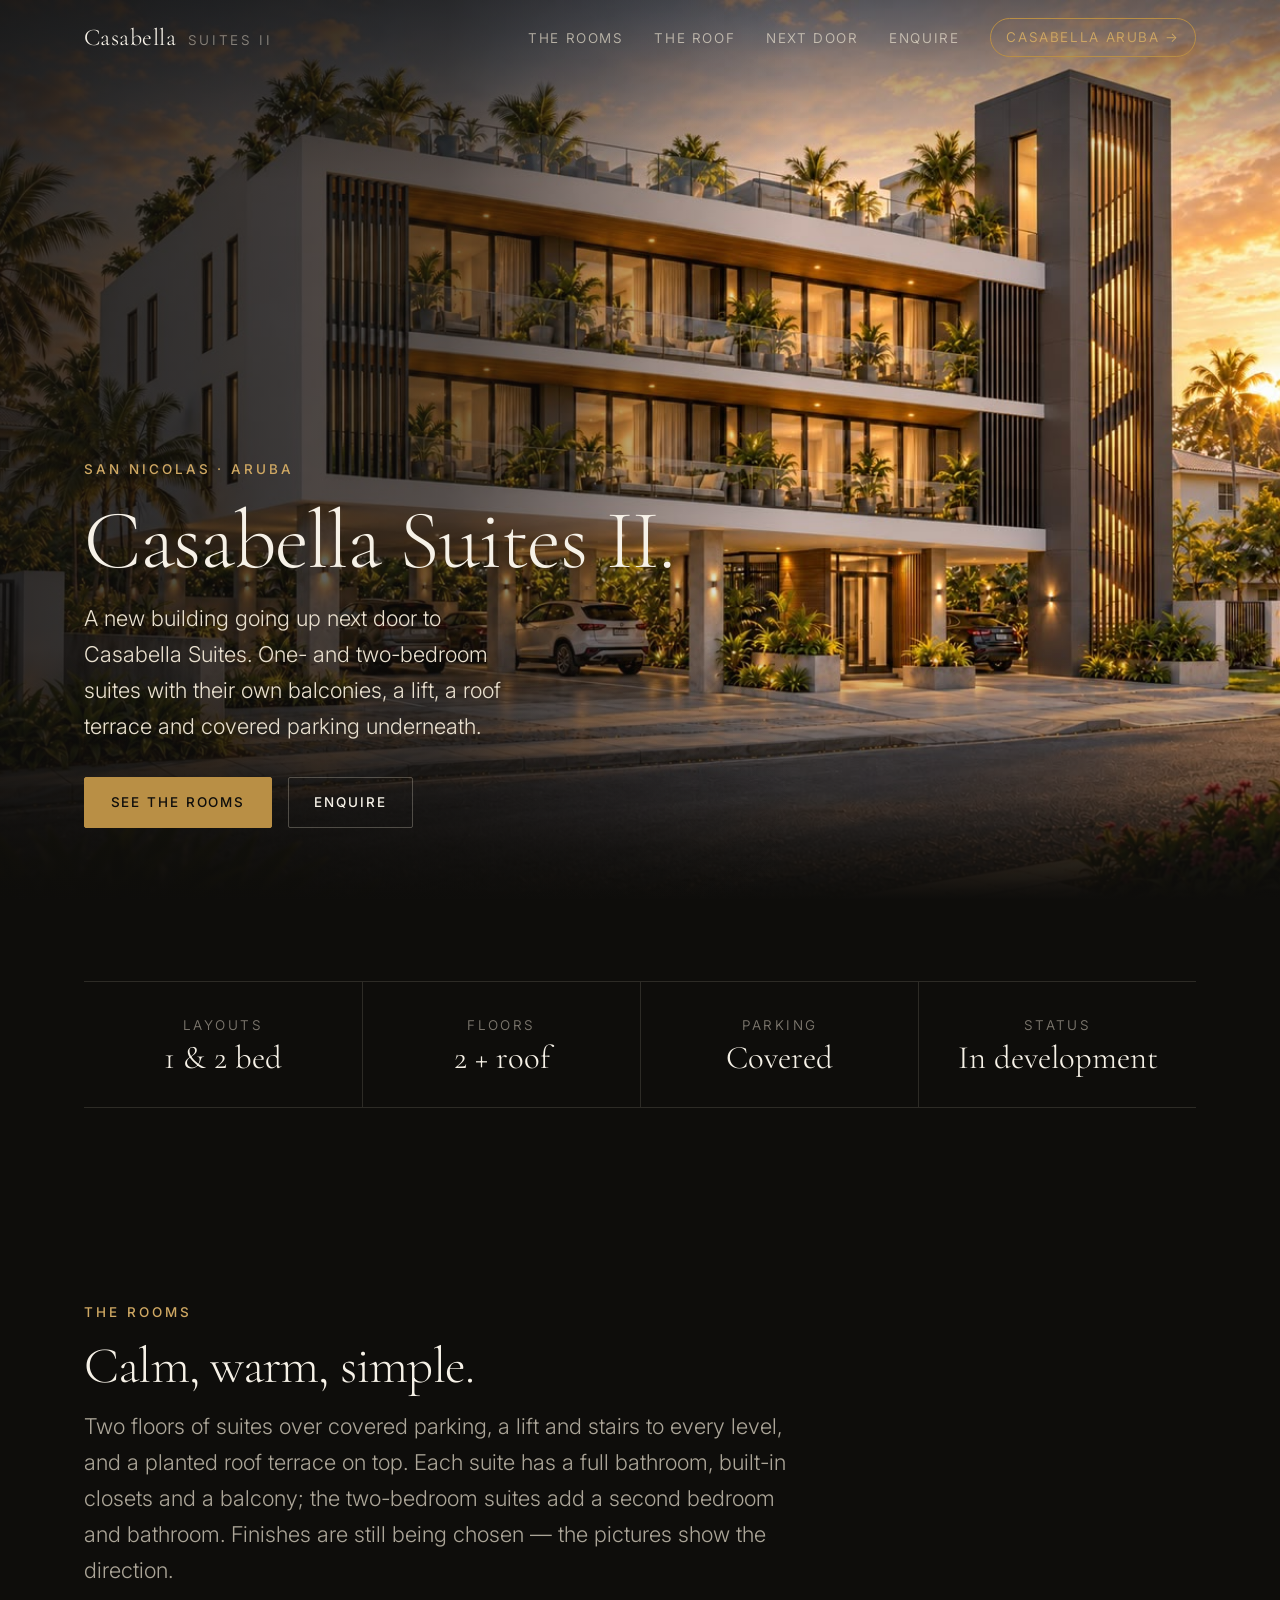
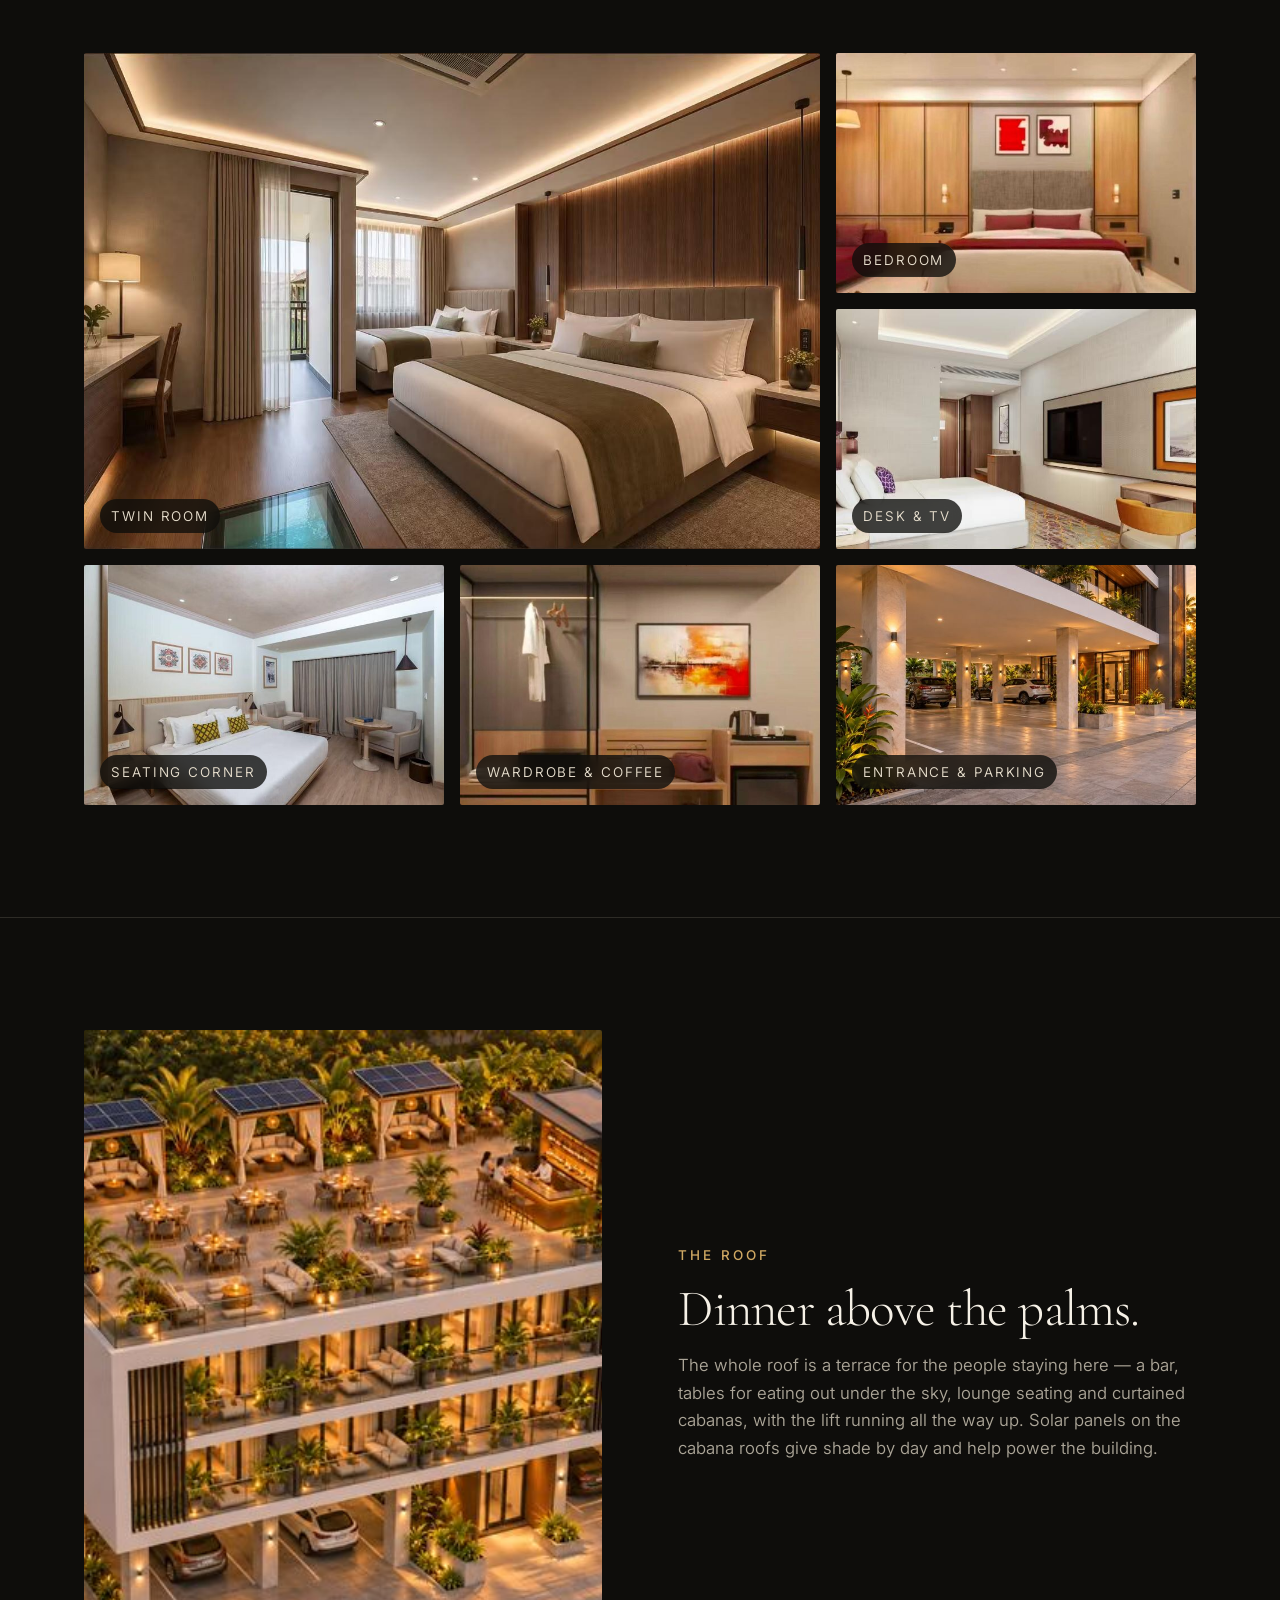
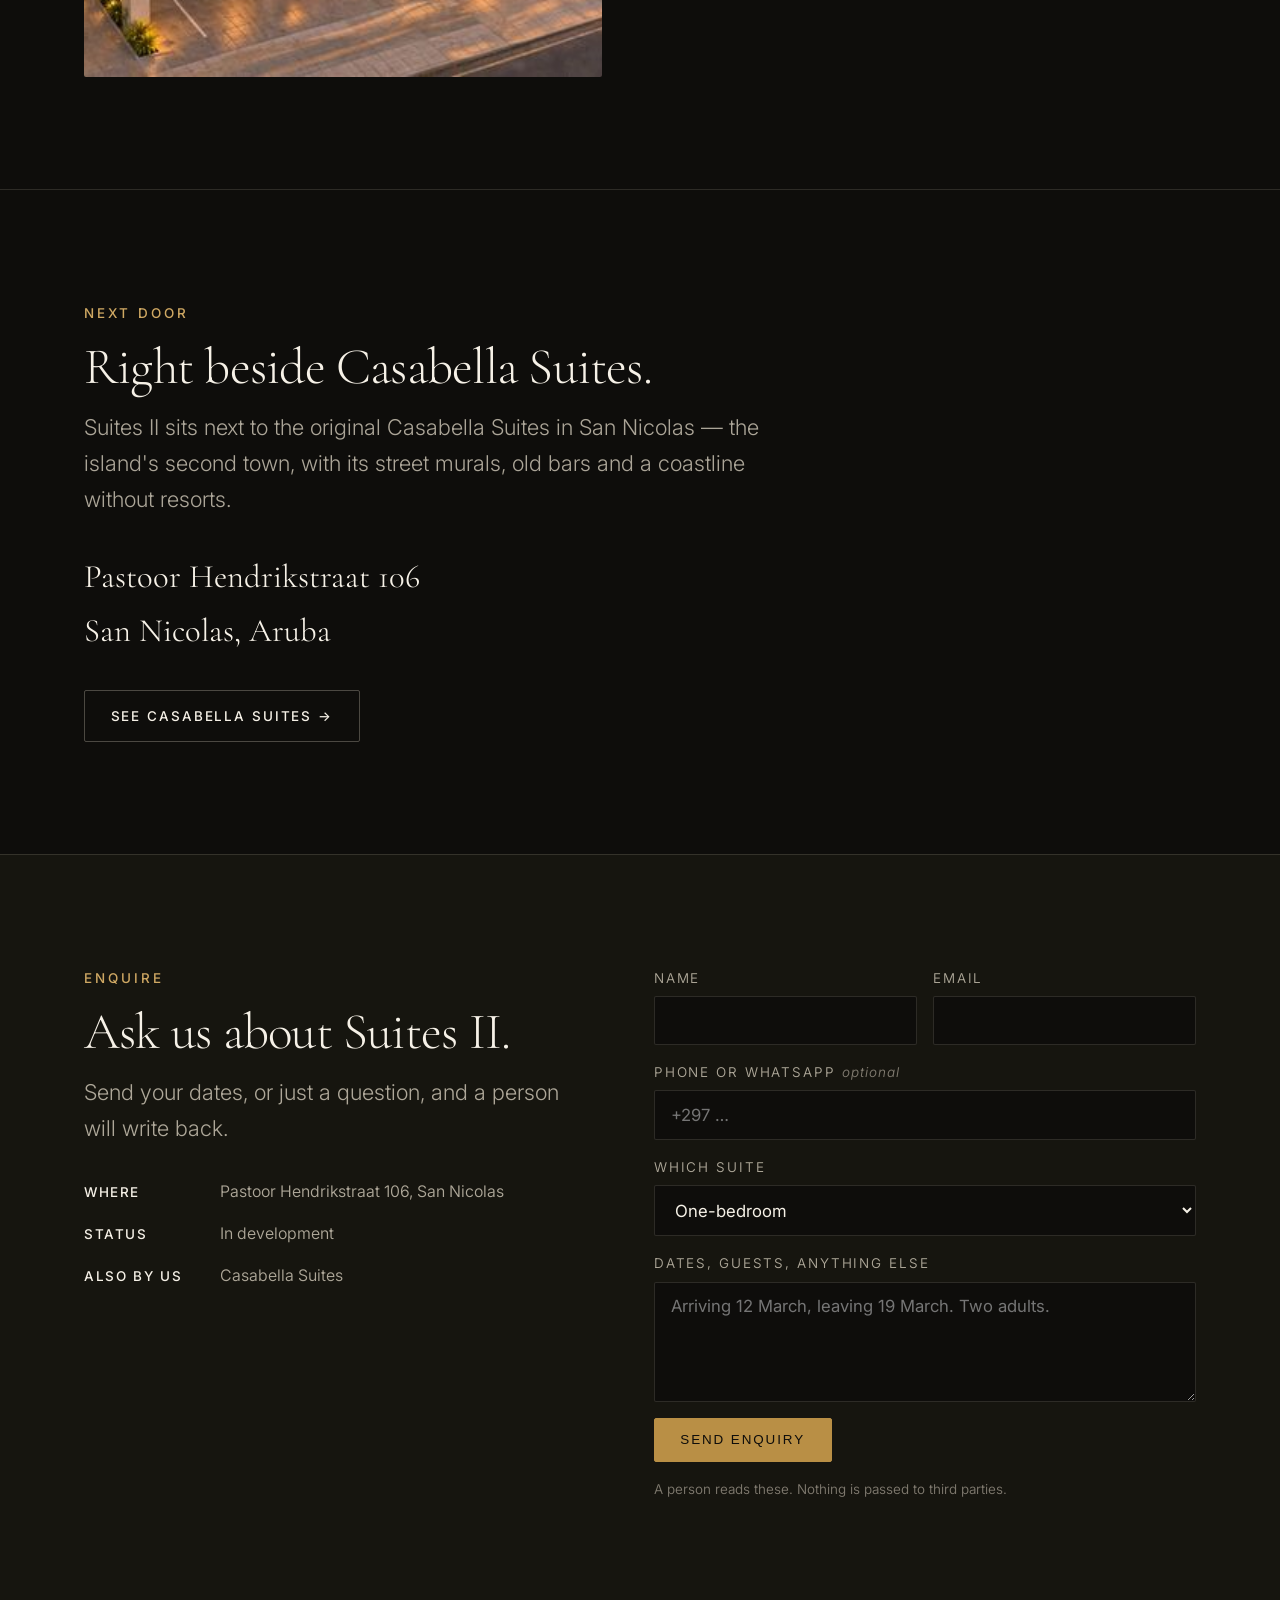
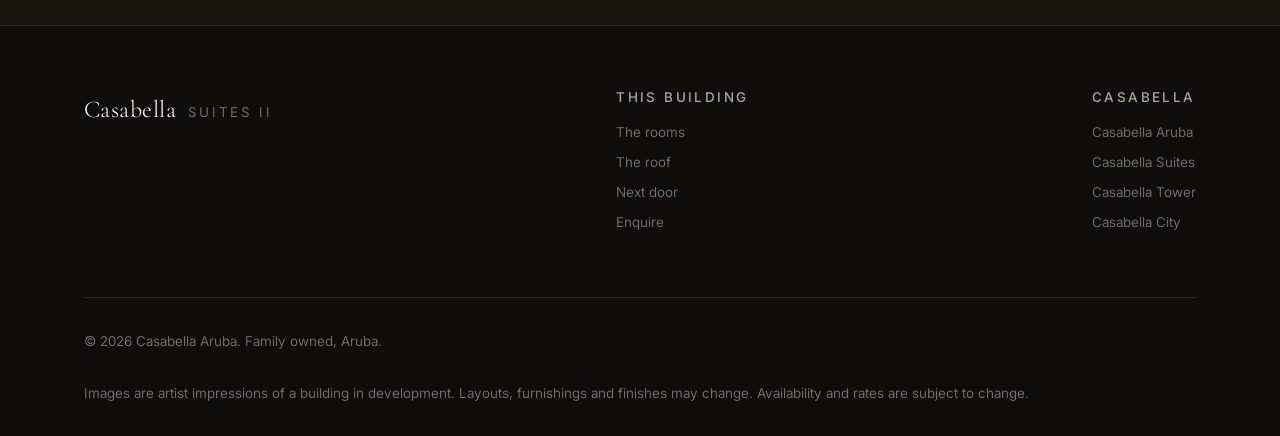
<file: suites-ii/index.html>
<!DOCTYPE html>
<html lang="en">
  <head>
    <meta charset="utf-8" />
    <meta name="viewport" content="width=device-width, initial-scale=1" />

    <title>Casabella Suites II — San Nicolas, Aruba</title>
    <meta
      name="description"
      content="Casabella Suites II — a new building next door to Casabella Suites in San Nicolas, Aruba. One- and two-bedroom suites with balconies, a lift and a roof terrace bar, over covered parking."
    />

    <link rel="canonical" href="https://casabellaaruba.com/suites-ii/" />

    <meta property="og:type" content="website" />
    <meta property="og:url" content="https://casabellaaruba.com/suites-ii/" />
    <meta property="og:site_name" content="Casabella Aruba" />
    <meta property="og:title" content="Casabella Suites II — San Nicolas, Aruba" />
    <meta
      property="og:description"
      content="Right next door to Casabella Suites in San Nicolas. Same family, same care, a new building."
    />
    <meta property="og:image" content="https://casabellaaruba.com/suites-ii/assets/img/exterior.jpg" />
    <meta name="twitter:card" content="summary_large_image" />

    <link rel="icon" href="/assets/img/favicon.svg" type="image/svg+xml" />
    <meta name="theme-color" content="#0e0d0b" />

    <link rel="preconnect" href="https://fonts.googleapis.com" />
    <link rel="preconnect" href="https://fonts.gstatic.com" crossorigin />
    <link
      href="https://fonts.googleapis.com/css2?family=Cormorant+Garamond:wght@300;400&family=Inter:wght@300;400;500&display=swap"
      rel="stylesheet"
    />
    <!-- Shares the Suites stylesheet and script so the two pages stay one design. -->
    <link rel="stylesheet" href="/suites/css/styles.css?v=20261105-3" />
    <script src="/suites/js/main.js?v=20260828-1" defer></script>
  </head>

  <body>
    <a class="skip" href="#main">Skip to content</a>

    <header class="site-header" id="header">
      <div class="shell">
        <a class="brand" href="#top">
          <span class="brand__name">Casabella</span>
          <span class="brand__sub">Suites II</span>
        </a>

        <nav class="nav" id="primary-nav">
          <ul>
            <li><a href="#rooms">The rooms</a></li>
            <li><a href="#roof">The roof</a></li>
            <li><a href="#location">Next door</a></li>
            <li><a href="#enquire">Enquire</a></li>
            <li><a class="nav__cta" href="/">Casabella Aruba &rarr;</a></li>
          </ul>
        </nav>

        <button
          class="nav-toggle"
          type="button"
          aria-expanded="false"
          aria-controls="primary-nav"
          aria-label="Menu"
        >
          <span></span>
        </button>
      </div>
    </header>

    <main id="main">
      <!-- =================================================== HERO ======= -->
      <section class="hero" id="top">
        <div class="hero__media">
          <img
            src="/suites-ii/assets/img/exterior.jpg"
            srcset="/suites-ii/assets/img/exterior@640.jpg 640w, /suites-ii/assets/img/exterior.jpg 1280w"
            sizes="100vw"
            width="1280"
            height="854"
            alt="Artist impression of Casabella Suites II at sunset — a white building with two floors of suites and glass balconies over covered parking, a planted roof terrace and a timber-slatted stair tower."
            fetchpriority="high"
            decoding="async"
          />
        </div>

        <div class="shell">
          <div class="hero__inner">
            <p class="eyebrow">San Nicolas · Aruba</p>
            <h1>Casabella Suites II.</h1>
            <p class="hero__tagline">
              A new building going up next door to Casabella Suites. One- and
              two-bedroom suites with their own balconies, a lift, a roof
              terrace and covered parking underneath.
            </p>
            <div class="hero__actions">
              <a class="btn btn--solid" href="#rooms">See the rooms</a>
              <a class="btn" href="#enquire">Enquire</a>
            </div>
          </div>
        </div>
      </section>

      <!-- ================================================== STATS ======= -->
      <section class="section--tight" aria-label="The building at a glance">
        <div class="shell">
          <dl class="stats">
            <div><dt>Layouts</dt><dd>1 &amp; 2 bed</dd></div>
            <div><dt>Floors</dt><dd>2 + roof</dd></div>
            <div><dt>Parking</dt><dd>Covered</dd></div>
            <div><dt>Status</dt><dd>In development</dd></div>
          </dl>
        </div>
      </section>

      <!-- ================================================== ROOMS ======= -->
      <section class="section" id="rooms">
        <div class="shell">
          <p class="eyebrow">The rooms</p>
          <h2>Calm, warm, simple.</h2>
          <p class="lede">
            Two floors of suites over covered parking, a lift and stairs to
            every level, and a planted roof terrace on top. Each suite has a
            full bathroom, built-in closets and a balcony; the two-bedroom
            suites add a second bedroom and bathroom. Finishes are still being
            chosen — the pictures show the direction.
          </p>

          <div class="gallery">
            <figure data-reveal>
              <img
                src="/suites-ii/assets/img/room.jpg"
                srcset="/suites-ii/assets/img/room@640.jpg 640w, /suites-ii/assets/img/room.jpg 1280w"
                sizes="(min-width: 900px) 62vw, 92vw"
                width="1280" height="854"
                alt="A twin room at Casabella Suites II — two beds against a lit timber wall, a desk and lamp by the balcony door, and a glass panel in the floor."
                loading="lazy" decoding="async" />
              <figcaption>Twin room</figcaption>
            </figure>
            <figure data-reveal>
              <img
                src="/suites-ii/assets/img/bedroom.jpg"
                srcset="/suites-ii/assets/img/bedroom@640.jpg 640w, /suites-ii/assets/img/bedroom.jpg 1023w"
                sizes="(min-width: 900px) 30vw, 92vw"
                width="1023" height="915"
                alt="A bedroom at Casabella Suites II — a double bed with red accents, a fabric headboard between timber panels, wall lights and two red prints above."
                loading="lazy" decoding="async" />
              <figcaption>Bedroom</figcaption>
            </figure>
            <figure data-reveal>
              <img
                src="/suites-ii/assets/img/room-desk.jpg"
                sizes="(min-width: 900px) 30vw, 92vw"
                width="858" height="440"
                alt="A Casabella Suites II room with a double bed, a wall-mounted TV, a desk with an orange chair and a framed print."
                loading="lazy" decoding="async" />
              <figcaption>Desk &amp; TV</figcaption>
            </figure>
            <figure data-reveal>
              <img
                src="/suites-ii/assets/img/room-lounge.jpg"
                srcset="/suites-ii/assets/img/room-lounge@640.jpg 640w, /suites-ii/assets/img/room-lounge.jpg 1165w"
                sizes="(min-width: 900px) 30vw, 92vw"
                width="1165" height="768"
                alt="A Casabella Suites II room with a king bed, yellow cushions, an armchair and a small table by the curtained window."
                loading="lazy" decoding="async" />
              <figcaption>Seating corner</figcaption>
            </figure>
            <figure data-reveal>
              <img
                src="/suites-ii/assets/img/wardrobe.jpg"
                srcset="/suites-ii/assets/img/wardrobe@640.jpg 640w, /suites-ii/assets/img/wardrobe.jpg 1135w"
                sizes="(min-width: 900px) 30vw, 92vw"
                width="1135" height="972"
                alt="The open wardrobe, luggage bench and coffee station at Casabella Suites II, with a safe, a mini fridge and an abstract painting on the wall."
                loading="lazy" decoding="async" />
              <figcaption>Wardrobe &amp; coffee</figcaption>
            </figure>
            <figure data-reveal>
              <img
                src="/suites-ii/assets/img/entrance.jpg"
                srcset="/suites-ii/assets/img/entrance@640.jpg 640w, /suites-ii/assets/img/entrance.jpg 1280w"
                sizes="(min-width: 900px) 30vw, 92vw"
                width="1280" height="853"
                alt="Artist impression of the covered parking and glass entrance at Casabella Suites II, lit at dusk between stone-clad columns and tropical planting."
                loading="lazy" decoding="async" />
              <figcaption>Entrance &amp; parking</figcaption>
            </figure>
          </div>
        </div>
      </section>

      <!-- =================================================== ROOF ======= -->
      <section class="section" id="roof">
        <div class="shell">
          <div class="split">
            <div class="split__media" data-reveal>
              <img
                src="/suites-ii/assets/img/roof.jpg"
                srcset="/suites-ii/assets/img/roof@640.jpg 640w, /suites-ii/assets/img/roof.jpg 1280w"
                sizes="(min-width: 900px) 46vw, 92vw"
                width="1280" height="853"
                alt="Artist impression of the Casabella Suites II roof terrace at dusk from above — curtained cabanas, lounge seating, candlelit dining tables and a bar beside the lift tower."
                loading="lazy"
                decoding="async"
              />
            </div>
            <div data-reveal>
              <p class="eyebrow">The roof</p>
              <h2>Dinner above the palms.</h2>
              <div class="split__body">
                <p>
                  The whole roof is a terrace for the people staying here —
                  a bar, tables for eating out under the sky, lounge seating
                  and curtained cabanas, with the lift running all the way up.
                  Solar panels on the cabana roofs give shade by day and help
                  power the building.
                </p>
              </div>
            </div>
          </div>
        </div>
      </section>

      <!-- =============================================== LOCATION ======= -->
      <section class="section" id="location">
        <div class="shell">
          <p class="eyebrow">Next door</p>
          <h2>Right beside Casabella Suites.</h2>
          <p class="lede">
            Suites II sits next to the original Casabella Suites in San
            Nicolas — the island's second town, with its street murals, old
            bars and a coastline without resorts.
          </p>
          <p class="address">Pastoor Hendrikstraat 106<br />San Nicolas, Aruba</p>
          <div class="hero__actions">
            <a class="btn" href="/suites/">See Casabella Suites &rarr;</a>
          </div>
        </div>
      </section>

      <!-- ================================================ ENQUIRE ======= -->
      <section class="section contact" id="enquire">
        <div class="shell">
          <div class="contact__grid">
            <div data-reveal>
              <p class="eyebrow">Enquire</p>
              <h2>Ask us about Suites II.</h2>
              <p class="lede">
                Send your dates, or just a question, and a person will write
                back.
              </p>

              <ul class="contact__routes">
                <li><strong>Where</strong> Pastoor Hendrikstraat 106, San Nicolas</li>
                <li><strong>Status</strong> In development</li>
                <li><strong>Also by us</strong> <a href="/suites/">Casabella Suites</a></li>
              </ul>
            </div>

            <div data-reveal>
              <form id="enquiry-form" name="enquiry" method="POST" action="/api/enquiry">
                <input type="hidden" name="interest" value="suites" />
                <input type="hidden" name="page" value="Suites II · San Nicolas" />
                <p class="hp">
                  <label>Leave this empty <input name="bot-field" tabindex="-1" /></label>
                </p>

                <div class="field--pair">
                  <div class="field">
                    <label for="name">Name</label>
                    <input id="name" name="name" type="text" autocomplete="name" required />
                  </div>
                  <div class="field">
                    <label for="email">Email</label>
                    <input id="email" name="email" type="email" autocomplete="email" required />
                  </div>
                </div>

                <div class="field">
                  <label for="phone">Phone or WhatsApp <span class="field__opt">optional</span></label>
                  <input id="phone" name="phone" type="tel" autocomplete="tel" inputmode="tel" placeholder="+297 …" />
                </div>

                <div class="field">
                  <label for="residence">Which suite</label>
                  <select id="residence" name="residence">
                    <option value="One-bedroom">One-bedroom</option>
                    <option value="Two-bedroom">Two-bedroom</option>
                    <option value="Either">Either</option>
                  </select>
                </div>

                <div class="field">
                  <label for="message">Dates, guests, anything else</label>
                  <textarea id="message" name="message" required
                    placeholder="Arriving 12 March, leaving 19 March. Two adults."></textarea>
                </div>

                <button class="btn btn--solid" type="submit">Send enquiry</button>

                <p class="form__note">
                  A person reads these. Nothing is passed to third parties.
                </p>

                <div class="form__status" id="form-status" role="status" hidden></div>
              </form>
            </div>
          </div>
        </div>
      </section>
    </main>

    <footer class="site-footer">
      <div class="shell">
        <div class="site-footer__grid">
          <div>
            <a class="brand" href="#top">
              <span class="brand__name">Casabella</span>
              <span class="brand__sub">Suites II</span>
            </a>
          </div>
          <div>
            <h3>This building</h3>
            <ul>
              <li><a href="#rooms">The rooms</a></li>
              <li><a href="#roof">The roof</a></li>
              <li><a href="#location">Next door</a></li>
              <li><a href="#enquire">Enquire</a></li>
            </ul>
          </div>
          <div>
            <h3>Casabella</h3>
            <ul>
              <li><a href="/">Casabella Aruba</a></li>
              <li><a href="/suites/">Casabella Suites</a></li>
              <li><a href="/tower/">Casabella Tower</a></li>
              <li><a href="/city/">Casabella City</a></li>
            </ul>
          </div>
        </div>

        <div class="site-footer__base">
          <p>© <span id="year">2026</span> Casabella Aruba. Family owned, Aruba.</p>
          <p>
            Images are artist impressions of a building in development.
            Layouts, furnishings and finishes may change. Availability and
            rates are subject to change.
          </p>
        </div>
      </div>
    </footer>
  </body>
</html>
</file>
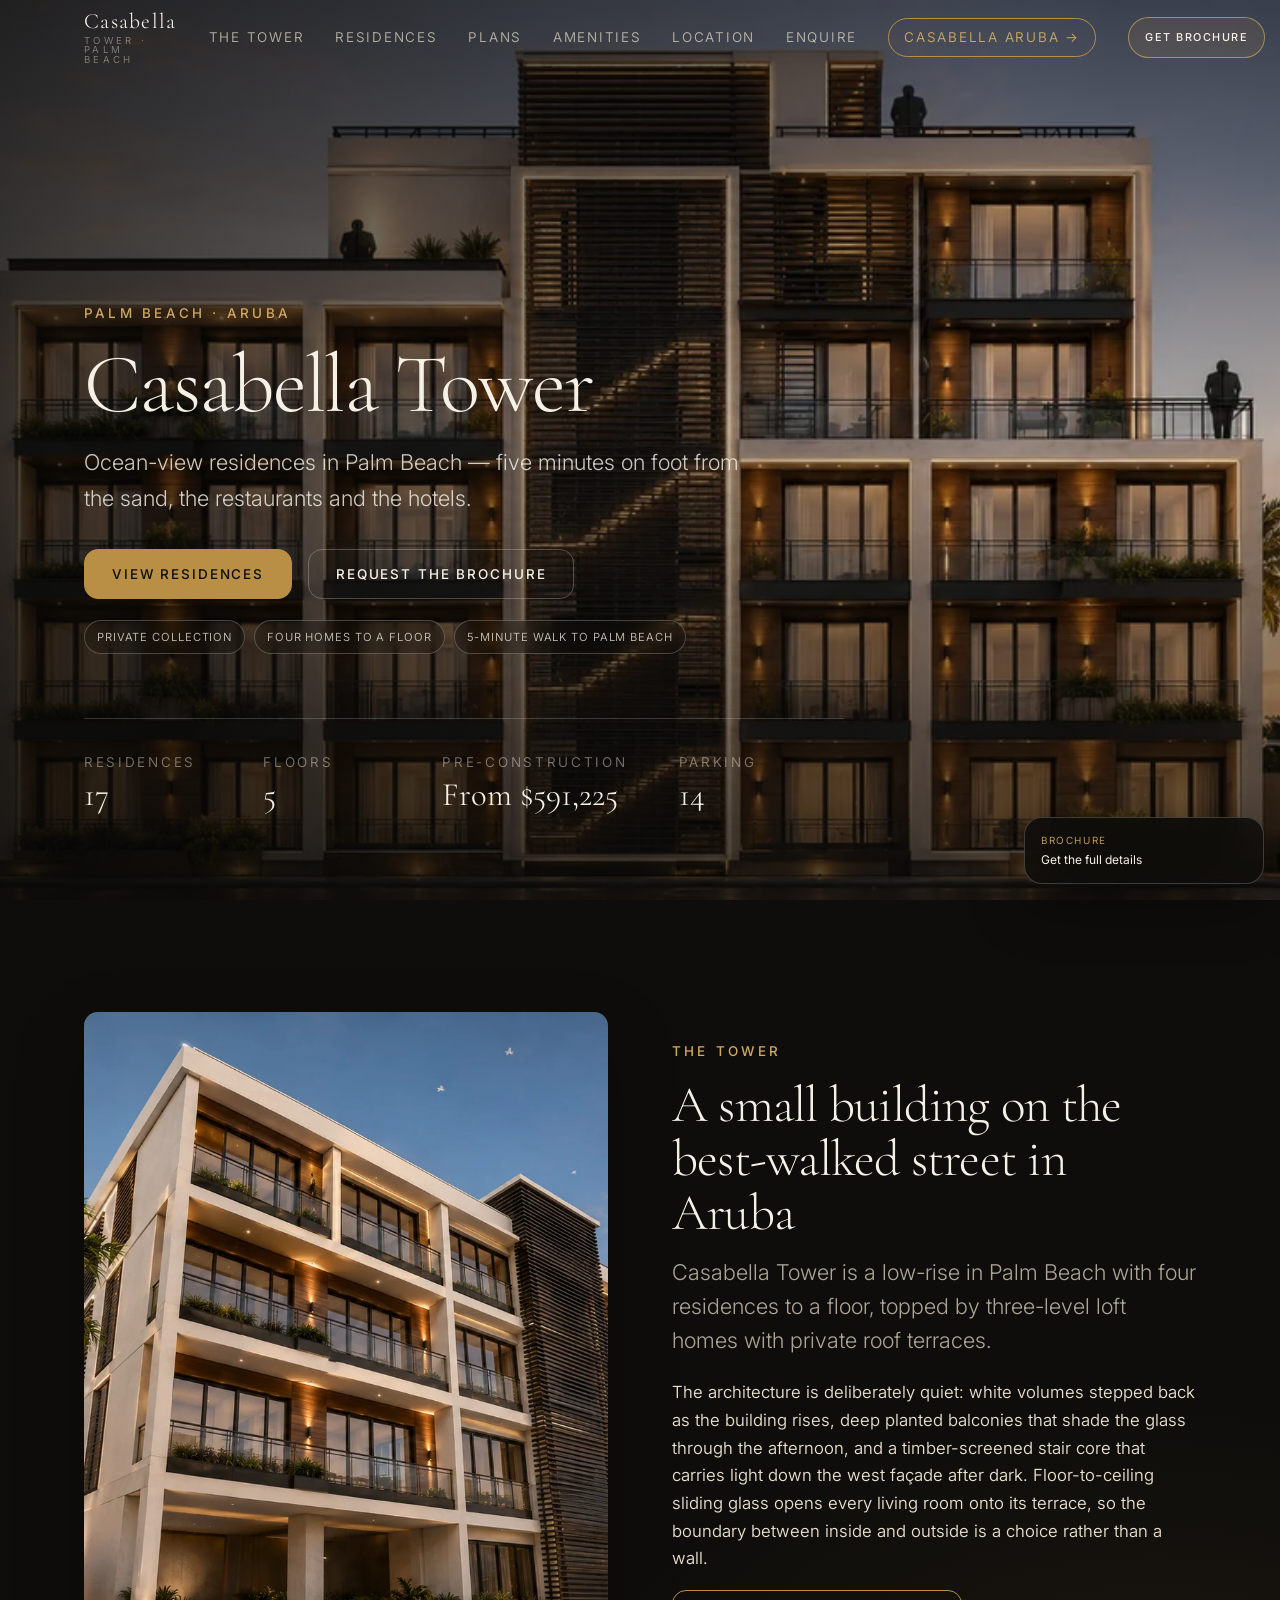
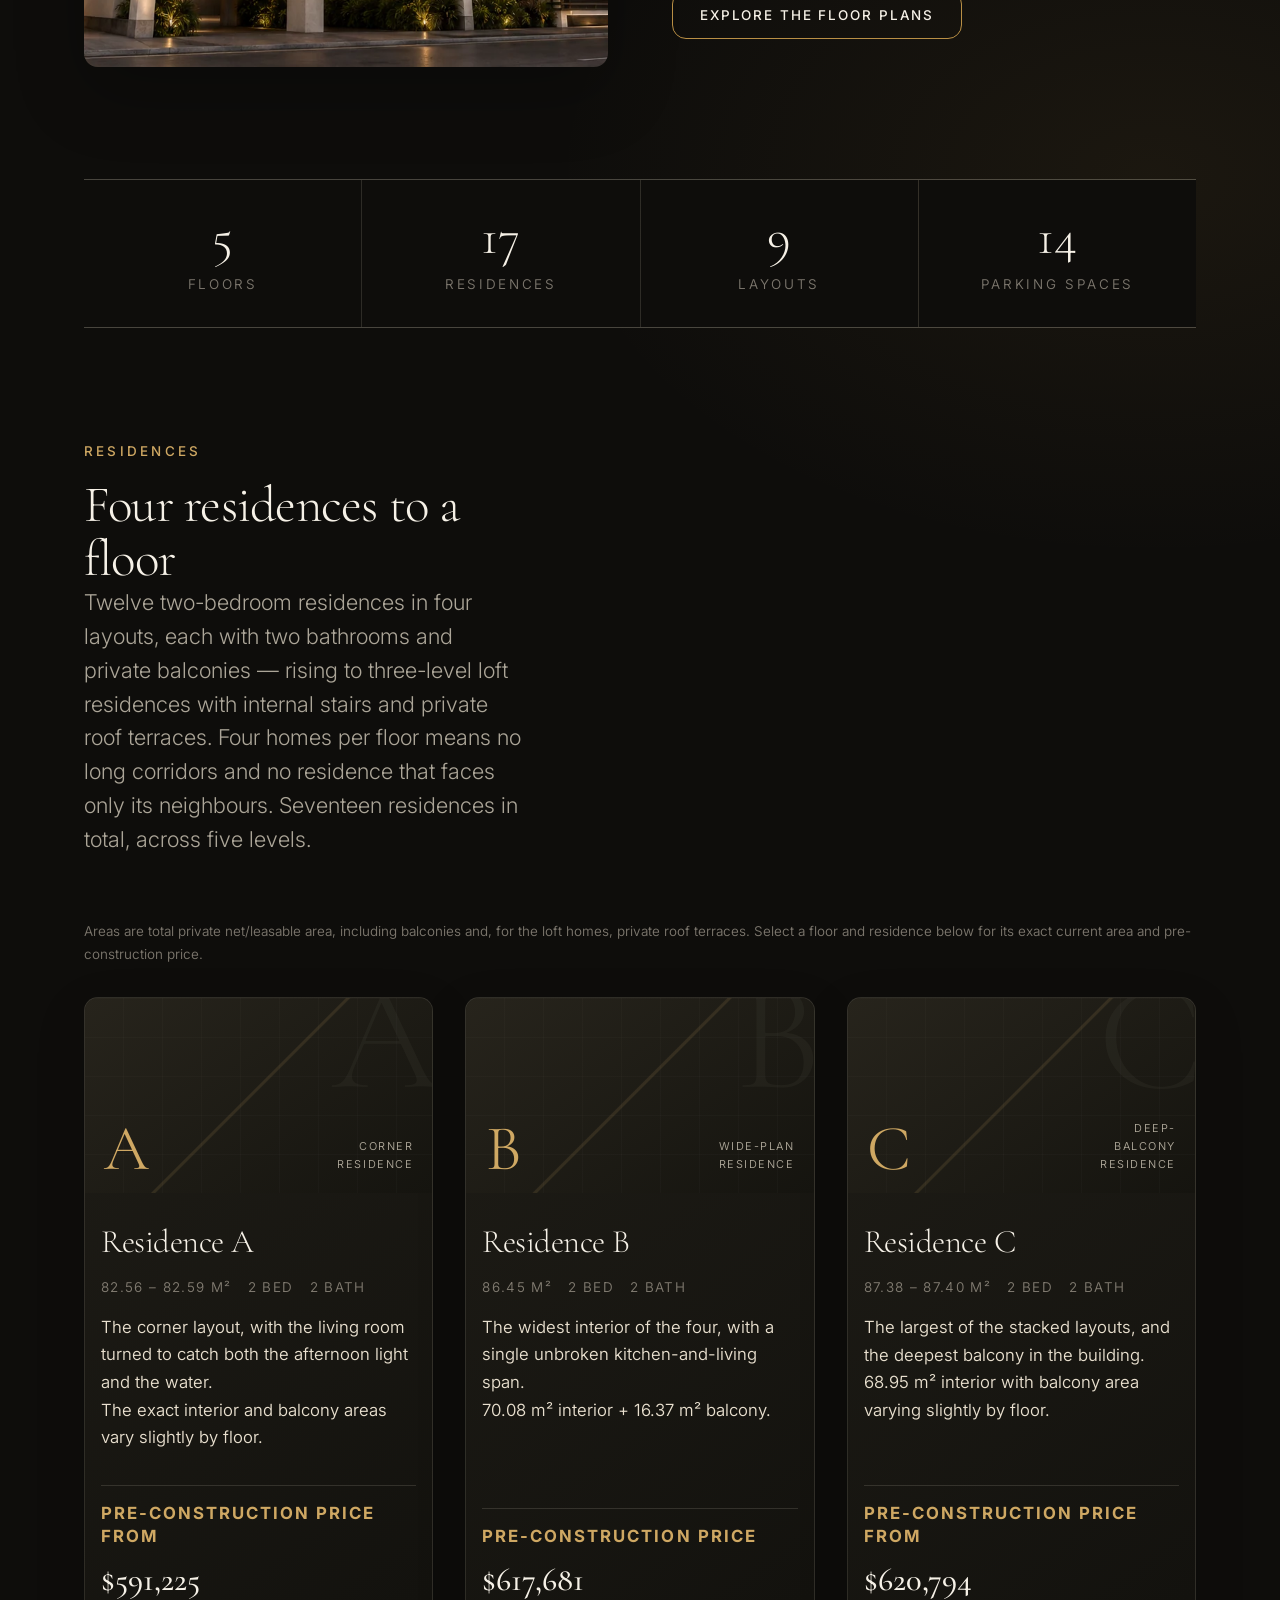
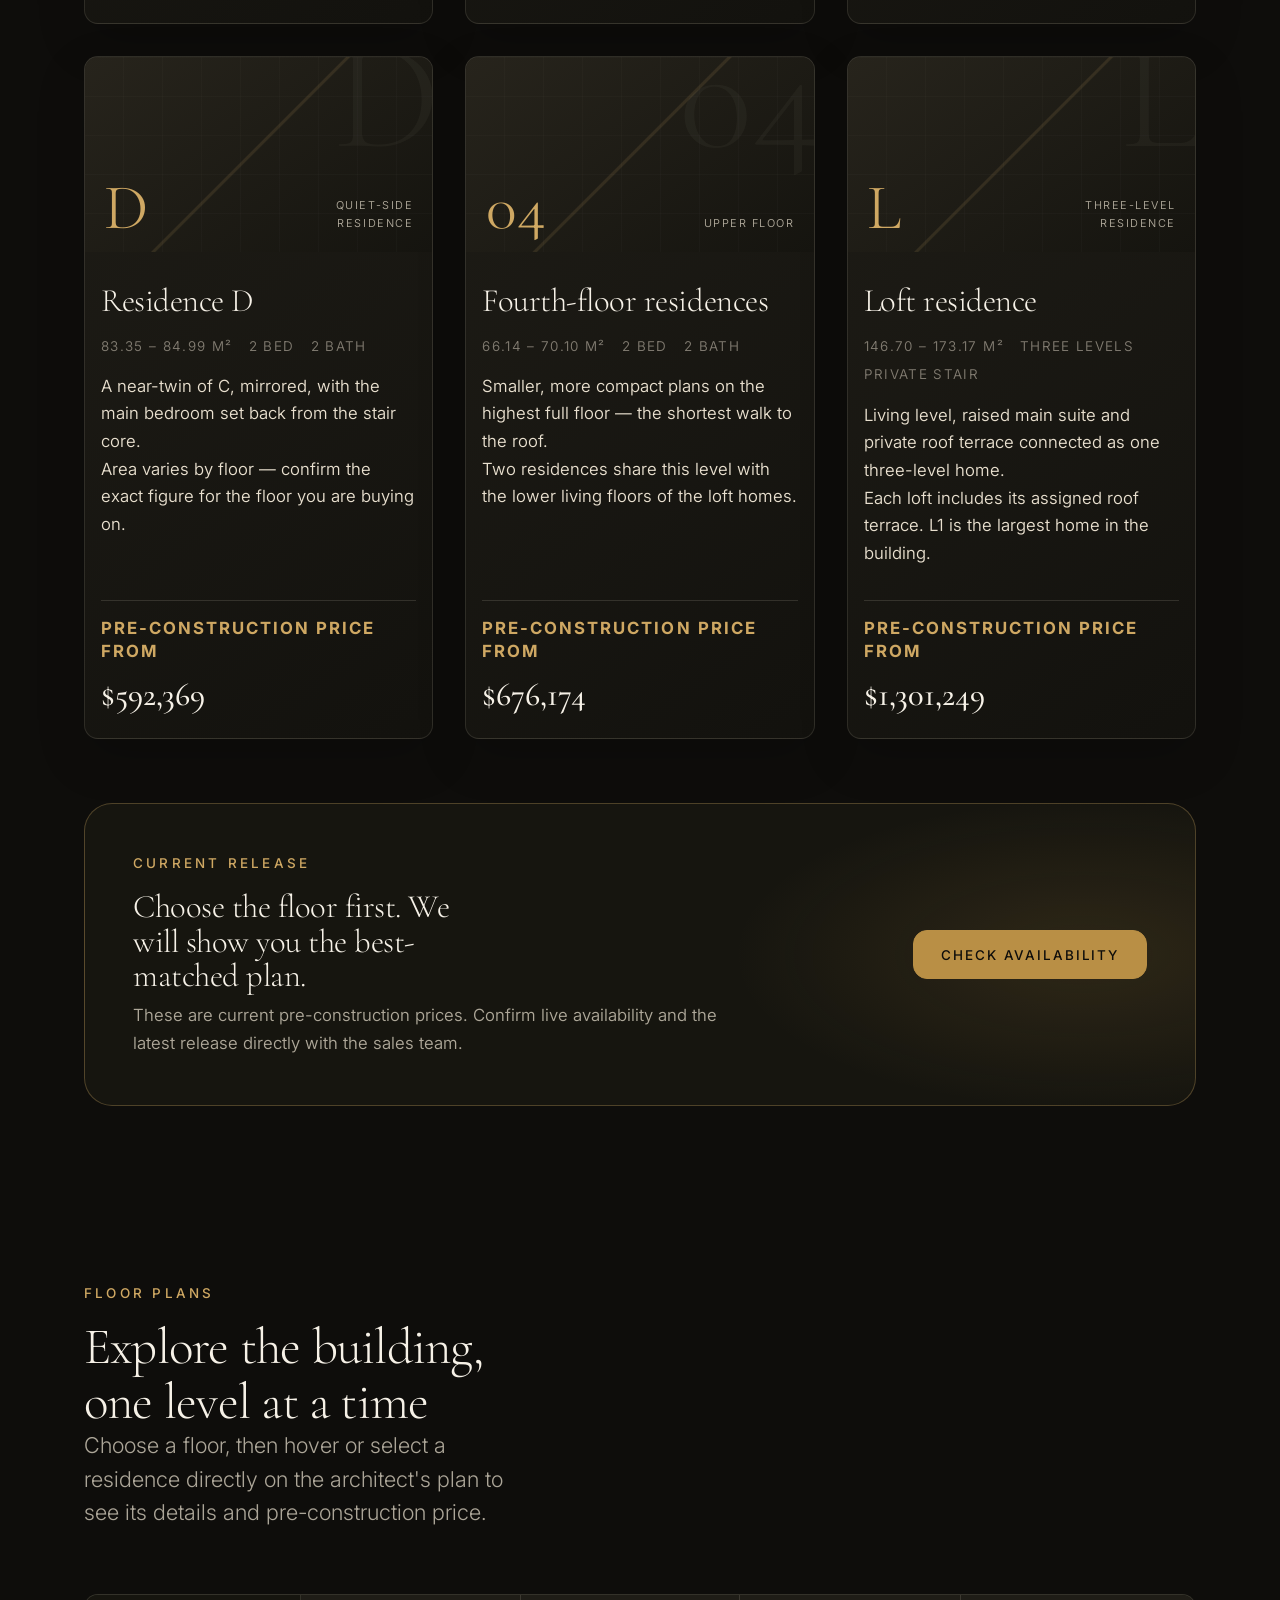
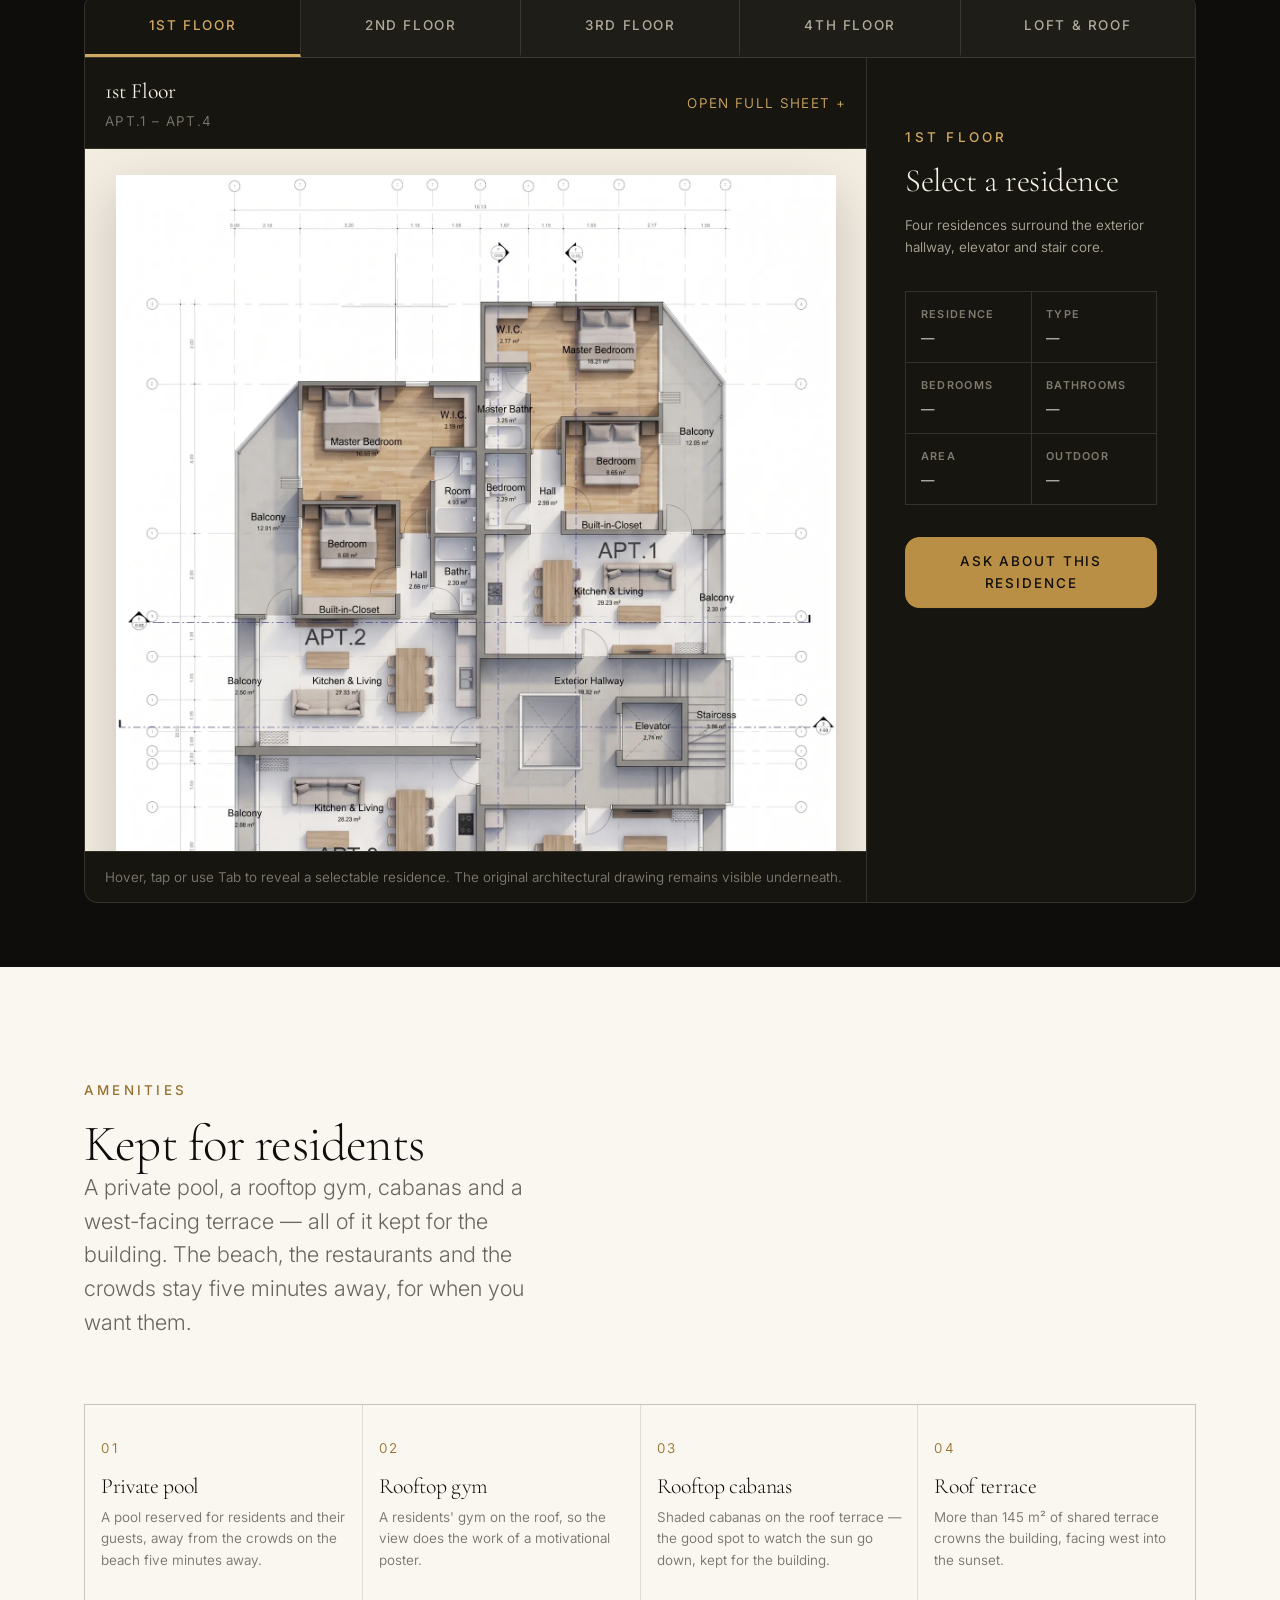
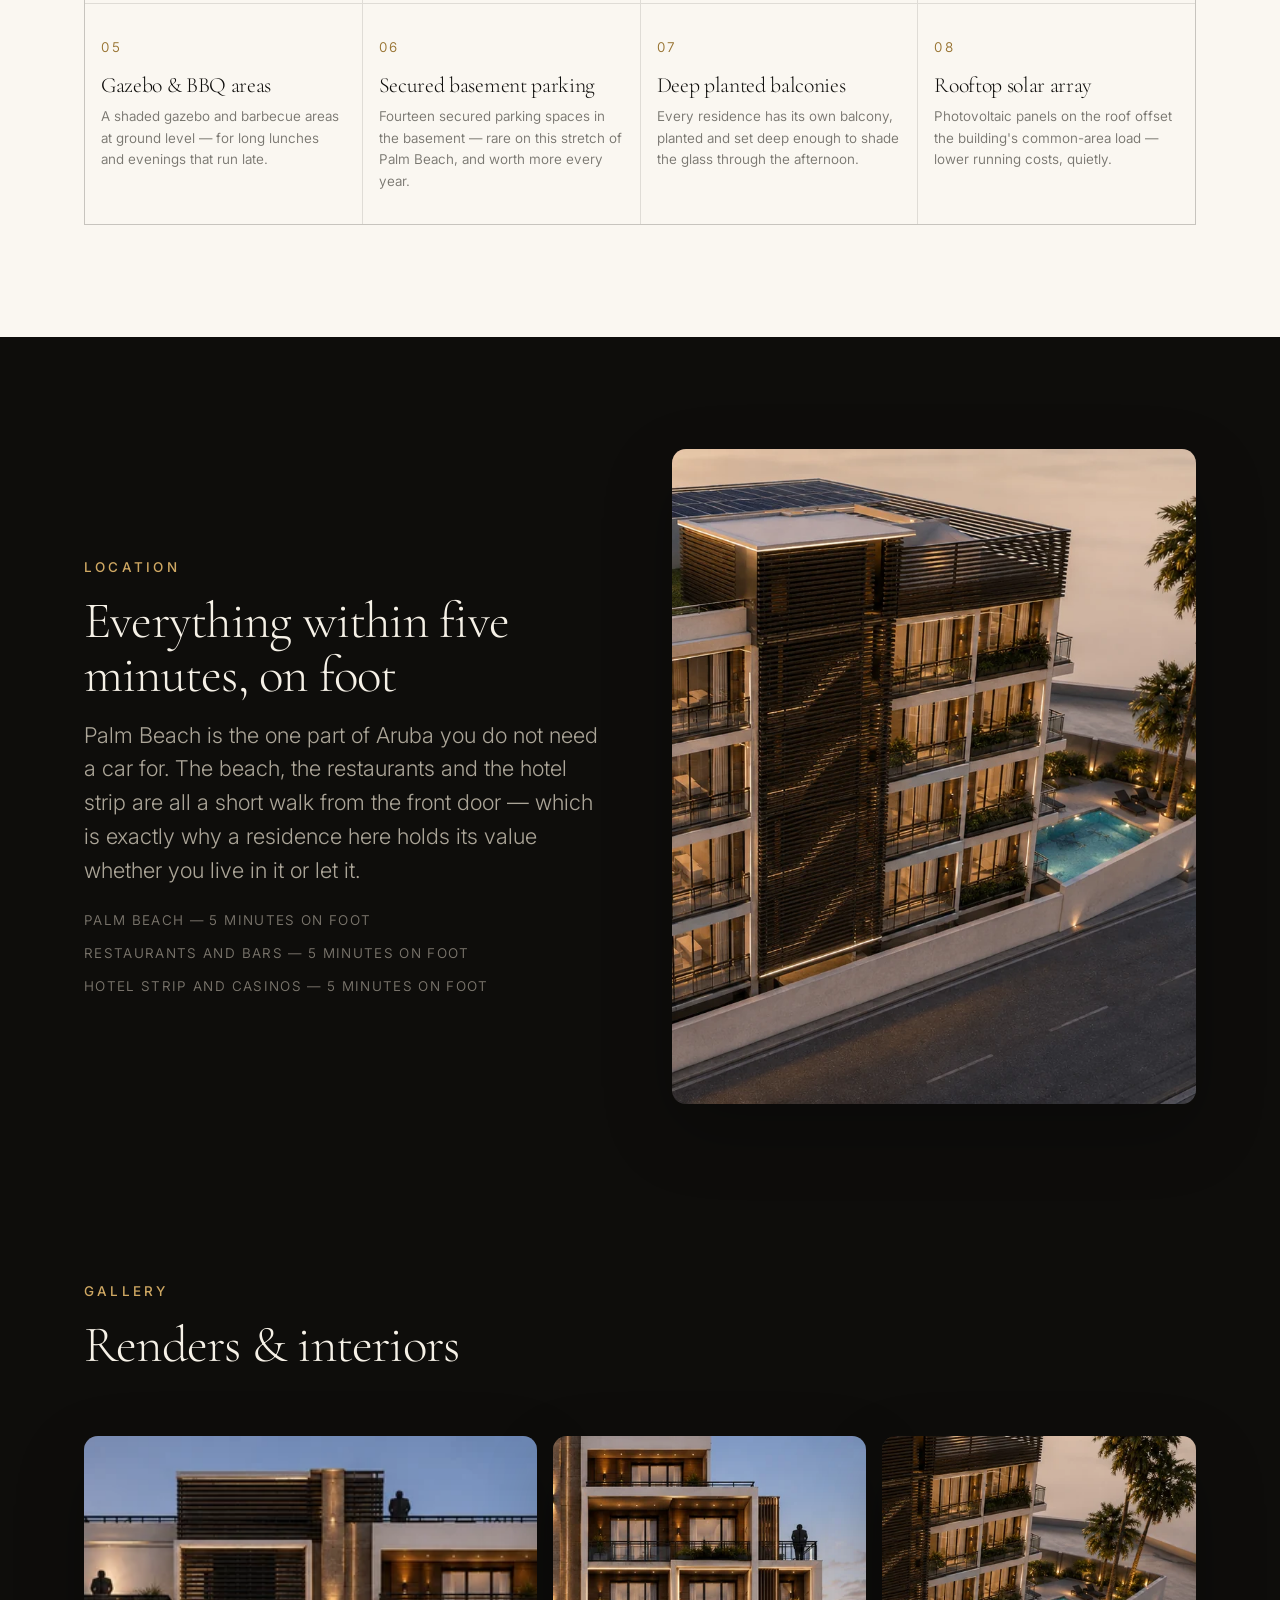
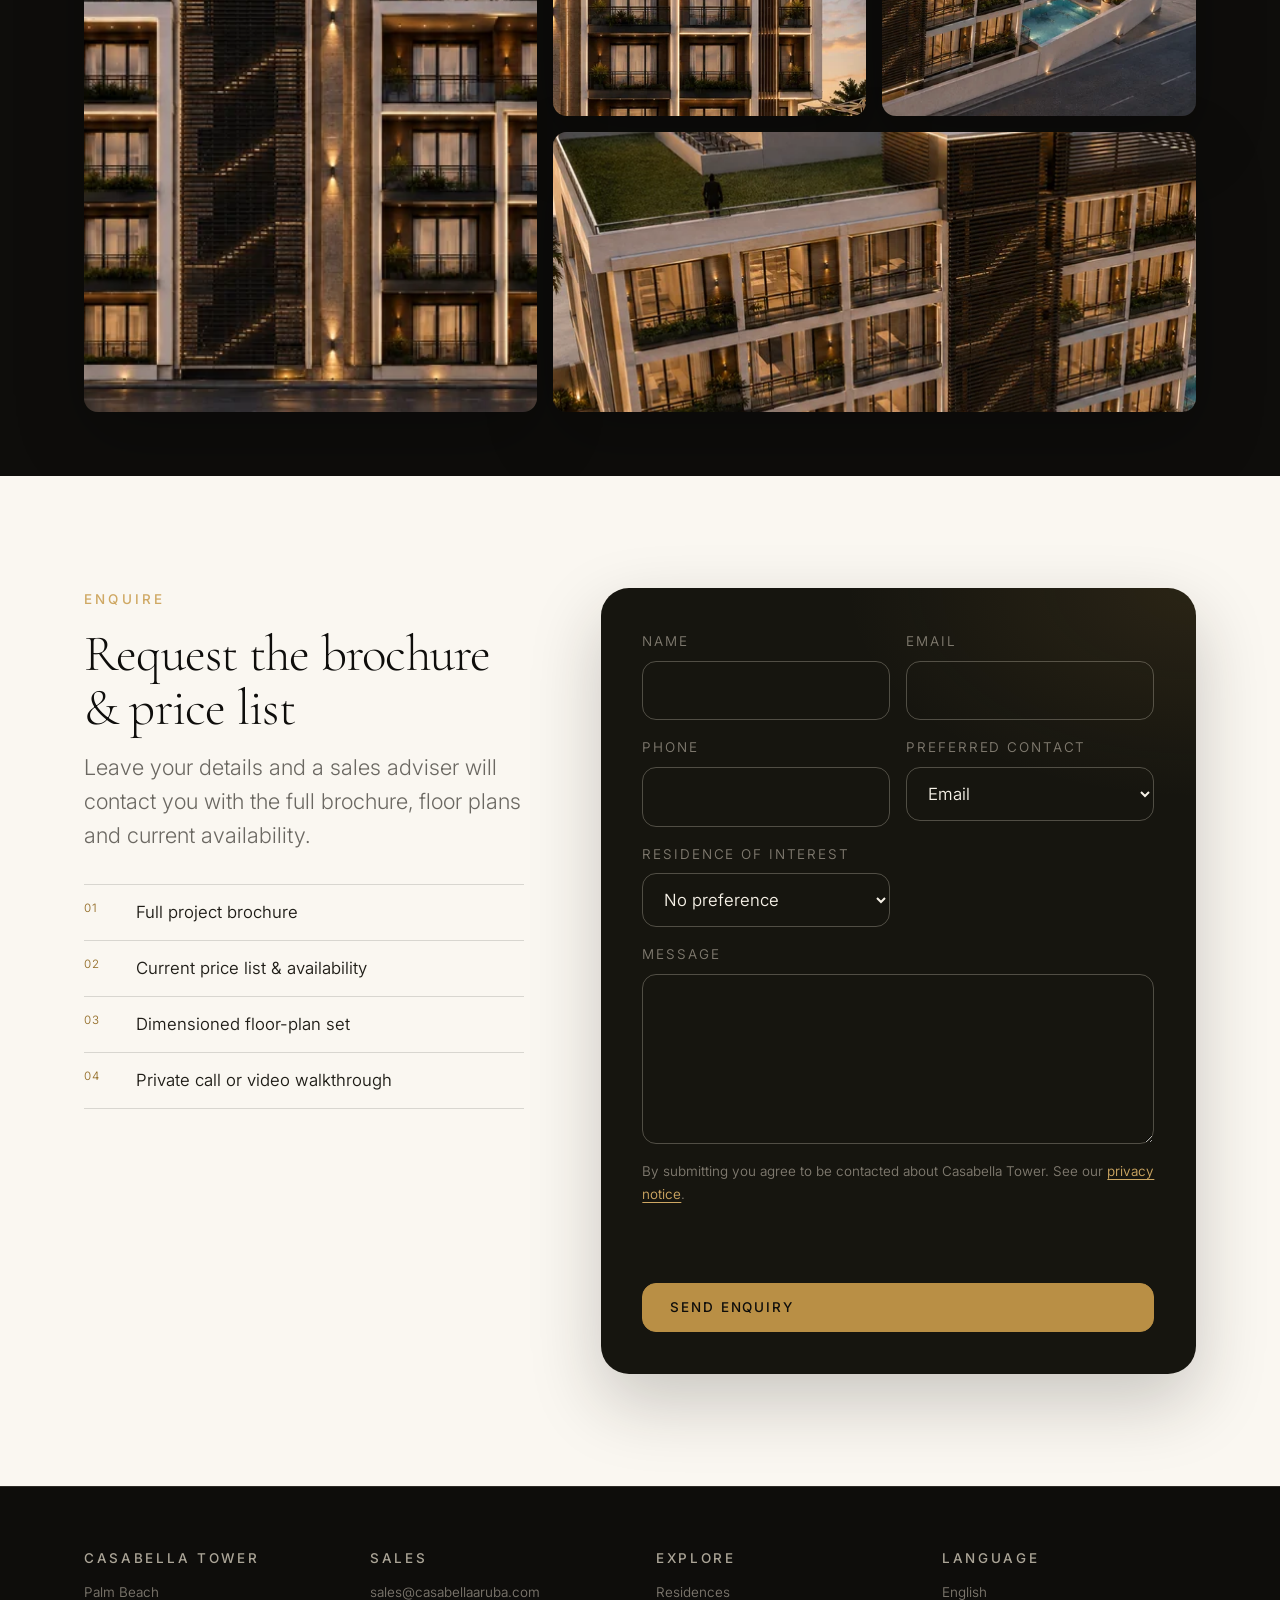
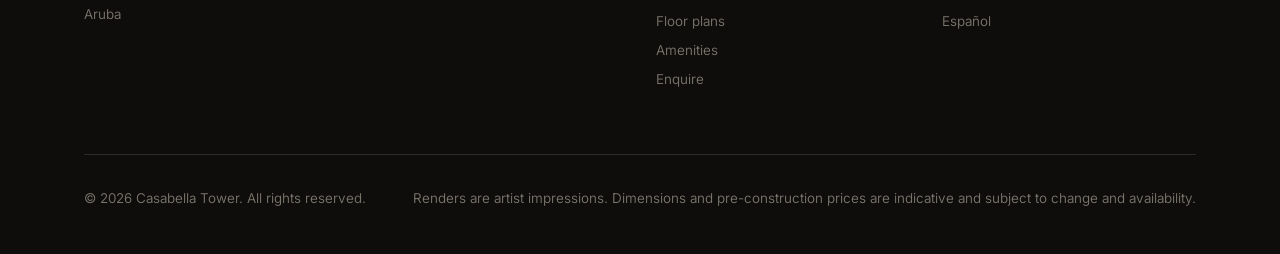
<file: tower/index.html>
<!DOCTYPE html>
<html lang="en">
  <head>
    <meta charset="utf-8" />
    <meta name="viewport" content="width=device-width, initial-scale=1" />

    <title>Casabella Tower — Ocean-View Condos for Sale in Palm Beach, Aruba</title>
    <meta
      name="description"
      content="Luxury ocean-view residences in Palm Beach, Aruba. Two-bedroom condominiums and three-level loft residences with private roof terraces, five minutes on foot from the beach, restaurants and hotels."
    />

    <link rel="canonical" href="https://casabellaaruba.com/tower/" />
    <link rel="alternate" hreflang="en" href="https://casabellaaruba.com/tower/" />
    <link rel="alternate" hreflang="es" href="https://casabellaaruba.com/tower/es/" />
    <link rel="alternate" hreflang="x-default" href="https://casabellaaruba.com/tower/" />

    <meta property="og:type" content="website" />
    <meta property="og:locale" content="en" />
    <meta property="og:locale:alternate" content="es" />
    <meta property="og:url" content="https://casabellaaruba.com/tower/" />
    <meta property="og:site_name" content="Casabella Tower" />
    <meta property="og:title" content="Casabella Tower — Residences for Sale" />
    <meta
      property="og:description"
      content="Ocean-view two-bedroom residences and three-level loft homes with private roof terraces in Palm Beach, Aruba — five minutes on foot from the beach, restaurants and hotels."
    />
    <meta property="og:image" content="https://casabellaaruba.com/tower/assets/img/og-cover.jpg" />
    <meta name="twitter:card" content="summary_large_image" />

    <link rel="icon" href="/tower/assets/img/favicon.svg" type="image/svg+xml" />
    <meta name="theme-color" content="#0e0d0b" />

    <link rel="preconnect" href="https://fonts.googleapis.com" />
    <link rel="preconnect" href="https://fonts.gstatic.com" crossorigin />
    <link
      href="https://fonts.googleapis.com/css2?family=Cormorant+Garamond:wght@300;400&family=Inter:wght@300;400;500&display=swap"
      rel="stylesheet"
    />
    <link rel="stylesheet" href="/tower/css/styles.css?v=20260828-1" />

    <script type="application/ld+json">
      {
        "@context": "https://schema.org",
        "@type": "ApartmentComplex",
        "name": "Casabella Tower",
        "url": "https://casabellaaruba.com/tower/",
        "numberOfAccommodationUnits": "17",
        "numberOfFloors": "5",
        "address": {
          "@type": "PostalAddress",
          "addressLocality": "Palm Beach",
          "addressCountry": "AW"
        },
        "email": "sales@casabellaaruba.com"
      }
    </script>

    <script src="/tower/js/main.js?v=20260827-1" defer></script>
  </head>

  <body>
    <a class="skip-link" href="#main">Skip to content</a>

    <header class="site-header">
      <div class="shell">
        <a class="brand" href="/tower/">
          <span class="brand__name">Casabella</span>
          <span class="brand__tag">Tower · Palm Beach</span>
        </a>

        <nav class="nav" id="primary-nav" aria-label="Primary">
          <a href="#tower">The Tower</a>
          <a href="#residences">Residences</a>
          <a href="#floorplans">Plans</a>
          <a href="#amenities">Amenities</a>
          <a href="#location">Location</a>
          <a href="#enquire">Enquire</a>
          <a class="nav__home" href="/">Casabella Aruba &rarr;</a>
        </nav>

        <div class="header-actions">
          <button class="header-enquire" type="button" data-open-enquiry>
            Get brochure
          </button>
          <p class="lang-switch">
            <a href="/tower/" class="is-active" hreflang="en">EN</a>
            <span aria-hidden="true">/</span>
            <a href="/tower/es/" hreflang="es">ES</a>
          </p>
          <button
            class="nav-toggle"
            type="button"
            aria-expanded="false"
            aria-controls="primary-nav"
            aria-label="Menu"
          >
            <span></span><span></span><span></span>
          </button>
        </div>
      </div>
    </header>

    <main id="main">
      <!-- ── Hero ─────────────────────────────────────────────────────── -->
      <section class="hero" id="top">
        <div class="hero__media">
          <picture>
            <!-- Portrait viewports: the 2.4:1 landscape render survives a 9:19.5
                 crop as a ~19% strip. This 2:3 crop of the west corner view
                 keeps the whole building in frame instead. -->
            <source
              media="(orientation: portrait)"
              type="image/webp"
              sizes="100vw"
              srcset="
                /tower/assets/img/hero-portrait@420.webp 420w,
                /tower/assets/img/hero-portrait.webp     627w
              "
            />
            <source
              media="(orientation: portrait)"
              type="image/jpeg"
              sizes="100vw"
              srcset="
                /tower/assets/img/hero-portrait@420.jpg 420w,
                /tower/assets/img/hero-portrait.jpg     627w
              "
            />
            <source
              type="image/webp"
              sizes="100vw"
              srcset="
                /tower/assets/img/hero@768.webp   768w,
                /tower/assets/img/hero@1280.webp 1280w,
                /tower/assets/img/hero.webp      1945w
              "
            />
            <img
              src="/tower/assets/img/hero.jpg"
              sizes="100vw"
              srcset="
                /tower/assets/img/hero@768.jpg   768w,
                /tower/assets/img/hero@1280.jpg 1280w,
                /tower/assets/img/hero.jpg      1945w
              "
              width="1945"
              height="808"
              alt="Casabella Tower at dusk — the five-storey west façade lit from within, with planted balconies, a timber-screened stair core and palm trees against a sunset sky."
              fetchpriority="high"
              decoding="async"
            />
          </picture>
        </div>

        <div class="hero__inner shell">
          <p class="eyebrow">Palm Beach · Aruba</p>
          <h1>Casabella Tower</h1>
          <p class="hero__sub">Ocean-view residences in Palm Beach — five minutes on foot from the sand, the restaurants and the hotels.</p>

          <div class="hero__actions">
            <a class="btn btn--solid" href="#residences">View residences</a>
            <button class="btn btn--ghost" type="button" data-open-enquiry>Request the brochure</button>
          </div>

          <div class="hero__proof" aria-label="Project highlights">
            <span>Private collection</span>
            <span>Four homes to a floor</span>
            <span>5-minute walk to Palm Beach</span>
          </div>

          <dl class="hero__meta">
            <div>
              <dt>Residences</dt>
              <dd>17</dd>
            </div>
            <div>
              <dt>Floors</dt>
              <dd>5</dd>
            </div>
            <div>
              <dt>Pre-construction</dt>
              <dd>From $591,225</dd>
            </div>
            <div>
              <dt>Parking</dt>
              <dd>14</dd>
            </div>
          </dl>
        </div>
      </section>

      <!-- ── The Tower ────────────────────────────────────────────────── -->
      <section class="section" id="tower">
        <div class="shell">
          <div class="split">
            <div class="split__media" data-reveal>
              <picture>
                <source
                  type="image/webp"
                  sizes="(min-width: 1024px) 510px, (min-width: 760px) 46vw, 92vw"
                  srcset="
                    /tower/assets/img/tower-exterior@480.webp 480w,
                    /tower/assets/img/tower-exterior.webp     752w
                  "
                />
                <img
                  src="/tower/assets/img/tower-exterior.jpg"
                  sizes="(min-width: 1024px) 510px, (min-width: 760px) 46vw, 92vw"
                  srcset="
                    /tower/assets/img/tower-exterior@480.jpg 480w,
                    /tower/assets/img/tower-exterior.jpg     752w
                  "
                  width="752"
                  height="940"
                  alt="The west corner of Casabella Tower at dusk, seen from the street: four levels of deep planted balconies over an open ground-floor entrance, with the timber-screened stair core rising at the right."
                  loading="lazy"
                  decoding="async"
                />
              </picture>
            </div>
            <div class="split__body" data-reveal>
              <p class="eyebrow">The Tower</p>
              <h2>A small building on the best-walked street in Aruba</h2>
              <p class="lede">Casabella Tower is a low-rise in Palm Beach with four residences to a floor, topped by three-level loft homes with private roof terraces.</p>
              <p>The architecture is deliberately quiet: white volumes stepped back as the building rises, deep planted balconies that shade the glass through the afternoon, and a timber-screened stair core that carries light down the west façade after dark. Floor-to-ceiling sliding glass opens every living room onto its terrace, so the boundary between inside and outside is a choice rather than a wall.</p>
              <p>
                <a class="btn" href="#residences">Explore the floor plans</a>
              </p>
            </div>
          </div>
        </div>
      </section>

      <div class="shell">
        <ul class="stats" data-reveal>
          <li><strong>5</strong><span>Floors</span></li>
          <li><strong>17</strong><span>Residences</span></li>
          <li><strong>9</strong><span>Layouts</span></li>
          <li><strong>14</strong><span>Parking spaces</span></li>
        </ul>
      </div>

      <!-- ── Residences ───────────────────────────────────────────────── -->
      <section class="section" id="residences">
        <div class="shell">
          <div class="section-head" data-reveal>
            <p class="eyebrow">Residences</p>
            <h2>Four residences to a floor</h2>
            <p class="lede">Twelve two-bedroom residences in four layouts, each with two bathrooms and private balconies — rising to three-level loft residences with internal stairs and private roof terraces. Four homes per floor means no long corridors and no residence that faces only its neighbours. Seventeen residences in total, across five levels.</p>
          </div>

          <p class="form__note" style="margin-bottom: var(--gap-md)">Areas are total private net/leasable area, including balconies and, for the loft homes, private roof terraces. Select a floor and residence below for its exact current area and pre-construction price.</p>
          <div class="cards">
            <article class="card" data-reveal>
              <div class="card__media" data-unit="A" aria-hidden="true">
                <span class="card__monogram">A</span><span class="card__level">Corner residence</span>
              </div>
              <div class="card__body">
                <h3>Residence A</h3>
                <ul class="card__specs">
                  <li>82.56 – 82.59 m²</li>
                  <li>2 bed</li>
                  <li>2 bath</li>
                </ul>
                <p>The corner layout, with the living room turned to catch both the afternoon light and the water.<br />The exact interior and balcony areas vary slightly by floor.</p>
                <p class="card__price"><span>Pre-construction price from</span><strong>$591,225</strong></p>
              </div>
            </article>

            <article class="card" data-reveal>
              <div class="card__media" data-unit="B" aria-hidden="true">
                <span class="card__monogram">B</span><span class="card__level">Wide-plan residence</span>
              </div>
              <div class="card__body">
                <h3>Residence B</h3>
                <ul class="card__specs">
                  <li>86.45 m²</li>
                  <li>2 bed</li>
                  <li>2 bath</li>
                </ul>
                <p>The widest interior of the four, with a single unbroken kitchen-and-living span.<br />70.08 m² interior + 16.37 m² balcony.</p>
                <p class="card__price"><span>Pre-construction price</span><strong>$617,681</strong></p>
              </div>
            </article>

            <article class="card" data-reveal>
              <div class="card__media" data-unit="C" aria-hidden="true">
                <span class="card__monogram">C</span><span class="card__level">Deep-balcony residence</span>
              </div>
              <div class="card__body">
                <h3>Residence C</h3>
                <ul class="card__specs">
                  <li>87.38 – 87.40 m²</li>
                  <li>2 bed</li>
                  <li>2 bath</li>
                </ul>
                <p>The largest of the stacked layouts, and the deepest balcony in the building.<br />68.95 m² interior with balcony area varying slightly by floor.</p>
                <p class="card__price"><span>Pre-construction price from</span><strong>$620,794</strong></p>
              </div>
            </article>

            <article class="card" data-reveal>
              <div class="card__media" data-unit="D" aria-hidden="true">
                <span class="card__monogram">D</span><span class="card__level">Quiet-side residence</span>
              </div>
              <div class="card__body">
                <h3>Residence D</h3>
                <ul class="card__specs">
                  <li>83.35 – 84.99 m²</li>
                  <li>2 bed</li>
                  <li>2 bath</li>
                </ul>
                <p>A near-twin of C, mirrored, with the main bedroom set back from the stair core.<br />Area varies by floor — confirm the exact figure for the floor you are buying on.</p>
                <p class="card__price"><span>Pre-construction price from</span><strong>$592,369</strong></p>
              </div>
            </article>

            <article class="card" data-reveal>
              <div class="card__media" data-unit="04" aria-hidden="true">
                <span class="card__monogram">04</span><span class="card__level">Upper floor</span>
              </div>
              <div class="card__body">
                <h3>Fourth-floor residences</h3>
                <ul class="card__specs">
                  <li>66.14 – 70.10 m²</li>
                  <li>2 bed</li>
                  <li>2 bath</li>
                </ul>
                <p>Smaller, more compact plans on the highest full floor — the shortest walk to the roof.<br />Two residences share this level with the lower living floors of the loft homes.</p>
                <p class="card__price"><span>Pre-construction price from</span><strong>$676,174</strong></p>
              </div>
            </article>

            <article class="card" data-reveal>
              <div class="card__media" data-unit="L" aria-hidden="true">
                <span class="card__monogram">L</span><span class="card__level">Three-level residence</span>
              </div>
              <div class="card__body">
                <h3>Loft residence</h3>
                <ul class="card__specs">
                  <li>146.70 – 173.17 m²</li>
                  <li>Three levels</li>
                  <li>Private stair</li>
                </ul>
                <p>Living level, raised main suite and private roof terrace connected as one three-level home.<br />Each loft includes its assigned roof terrace. L1 is the largest home in the building.</p>
                <p class="card__price"><span>Pre-construction price from</span><strong>$1,301,249</strong></p>
              </div>
            </article>
          </div>

          <aside class="release-note" data-reveal>
            <div>
              <p class="eyebrow">Current release</p>
              <h3>Choose the floor first. We will show you the best-matched plan.</h3>
              <p>These are current pre-construction prices. Confirm live availability and the latest release directly with the sales team.</p>
            </div>
            <button class="btn btn--solid" type="button" data-open-enquiry>Check availability</button>
          </aside>
        </div>
      </section>


      <!-- ── Floor plans ───────────────────────────── -->
      <section class="section section--tight" id="floorplans">
        <div class="shell">
          <div class="section-head" data-reveal>
            <p class="eyebrow">Floor plans</p>
            <h2>Explore the building, one level at a time</h2>
            <p class="lede">Choose a floor, then hover or select a residence directly on the architect's plan to see its details and pre-construction price.</p>
          </div>

          <div class="floor-explorer" data-floor-explorer data-reveal>
            <div class="floor-explorer__tabs" role="tablist" aria-label="Select a floor">
              <button type="button" role="tab" aria-selected="true" data-floor="1">1st Floor</button>
              <button type="button" role="tab" aria-selected="false" data-floor="2">2nd Floor</button>
              <button type="button" role="tab" aria-selected="false" data-floor="3">3rd Floor</button>
              <button type="button" role="tab" aria-selected="false" data-floor="4">4th Floor</button>
              <button type="button" role="tab" aria-selected="false" data-floor="loft">Loft &amp; Roof</button>
            </div>

            <div class="floor-explorer__layout">
              <div class="floor-explorer__plan">
                <div class="floor-explorer__bar">
                  <div><strong data-floor-name>1st Floor</strong><span data-floor-units>APT.1 – APT.4</span></div>
                  <a href="/tower/assets/img/floorplans/floor-1@1200.webp" target="_blank" rel="noopener" data-floor-full>Open full sheet &plus;</a>
                </div>
                <div class="floor-explorer__viewport">
                  <div class="floor-explorer__canvas">
                    <img src="/tower/assets/img/floorplans/floor-1.webp" width="1600" height="2648" loading="lazy" decoding="async" alt="Architect's 1st Floor plan showing APT.1 to APT.4" data-floor-image />
                    <svg class="floor-explorer__overlay" viewBox="0 0 1600 2648" preserveAspectRatio="none" aria-label="Selectable residences on the 1st Floor plan" data-floor-overlay></svg>
                  </div>
                </div>
                <p class="floor-explorer__hint">Hover, tap or use Tab to reveal a selectable residence. The original architectural drawing remains visible underneath.</p>
              </div>

              <aside class="floor-explorer__details" aria-live="polite" data-unit-panel>
                <p class="eyebrow" data-unit-kicker>1st Floor</p>
                <h3 data-unit-title>Select a residence</h3>
                <p class="floor-explorer__intro" data-unit-intro>Four residences surround the exterior hallway, elevator and stair core. Select any outlined home to compare its plan and price.</p>
                <dl class="floor-explorer__facts">
                  <div><dt>Residence</dt><dd data-unit-id>—</dd></div>
                  <div><dt>Type</dt><dd data-unit-type>—</dd></div>
                  <div><dt>Bedrooms</dt><dd data-unit-beds>—</dd></div>
                  <div><dt>Bathrooms</dt><dd data-unit-baths>—</dd></div>
                  <div><dt>Area</dt><dd data-unit-area>—</dd></div>
                  <div><dt>Outdoor</dt><dd data-unit-outdoor>—</dd></div>
                </dl>
                <div class="floor-explorer__price" data-unit-price-wrap hidden>
                  <span>Pre-construction price</span>
                  <strong data-unit-price></strong>
                  <small>Indicative and subject to change and availability.</small>
                </div>
                <a class="btn btn--solid floor-explorer__cta" href="#enquire" data-plan-enquire hidden>Ask about this residence</a>
              </aside>
            </div>
          </div>
        </div>
      </section>

      <!-- ── Amenities ────────────────────────────────────────────────── -->
      <section class="section section--light" id="amenities">
        <div class="shell">
          <div class="section-head" data-reveal>
            <p class="eyebrow">Amenities</p>
            <h2>Kept for residents</h2>
            <p class="lede">A private pool, a rooftop gym, cabanas and a west-facing terrace — all of it kept for the building. The beach, the restaurants and the crowds stay five minutes away, for when you want them.</p>
          </div>

          <ul class="amenities">
            <li data-reveal>
              <span class="num">01</span>
              <h3>Private pool</h3>
              <p>A pool reserved for residents and their guests, away from the crowds on the beach five minutes away.</p>
            </li>

            <li data-reveal>
              <span class="num">02</span>
              <h3>Rooftop gym</h3>
              <p>A residents' gym on the roof, so the view does the work of a motivational poster.</p>
            </li>

            <li data-reveal>
              <span class="num">03</span>
              <h3>Rooftop cabanas</h3>
              <p>Shaded cabanas on the roof terrace — the good spot to watch the sun go down, kept for the building.</p>
            </li>

            <li data-reveal>
              <span class="num">04</span>
              <h3>Roof terrace</h3>
              <p>More than 145 m² of shared terrace crowns the building, facing west into the sunset.</p>
            </li>

            <li data-reveal>
              <span class="num">05</span>
              <h3>Gazebo &amp; BBQ areas</h3>
              <p>A shaded gazebo and barbecue areas at ground level — for long lunches and evenings that run late.</p>
            </li>

            <li data-reveal>
              <span class="num">06</span>
              <h3>Secured basement parking</h3>
              <p>Fourteen secured parking spaces in the basement — rare on this stretch of Palm Beach, and worth more every year.</p>
            </li>

            <li data-reveal>
              <span class="num">07</span>
              <h3>Deep planted balconies</h3>
              <p>Every residence has its own balcony, planted and set deep enough to shade the glass through the afternoon.</p>
            </li>

            <li data-reveal>
              <span class="num">08</span>
              <h3>Rooftop solar array</h3>
              <p>Photovoltaic panels on the roof offset the building's common-area load — lower running costs, quietly.</p>
            </li>
          </ul>
        </div>
      </section>

      <!-- ── Location ─────────────────────────────────────────────────── -->
      <section class="section" id="location">
        <div class="shell">
          <div class="split split--reverse">
            <div class="split__media" data-reveal>
              <picture>
                <source
                  type="image/webp"
                  sizes="(min-width: 1024px) 510px, (min-width: 760px) 46vw, 92vw"
                  srcset="
                    /tower/assets/img/location-aerial@480.webp 480w,
                    /tower/assets/img/location-aerial.webp     752w
                  "
                />
                <img
                  src="/tower/assets/img/location-aerial.jpg"
                  sizes="(min-width: 1024px) 510px, (min-width: 760px) 46vw, 92vw"
                  srcset="
                    /tower/assets/img/location-aerial@480.jpg 480w,
                    /tower/assets/img/location-aerial.jpg     752w
                  "
                  width="752"
                  height="941"
                  alt="Casabella Tower from the air at sunset: the walled plot on its Palm Beach street, with the pool terrace and loungers alongside the building, palms on the boundary and the solar array on the roof."
                  loading="lazy"
                  decoding="async"
                />
              </picture>
            </div>
            <div class="split__body" data-reveal>
              <p class="eyebrow">Location</p>
              <h2>Everything within five minutes, on foot</h2>
              <p class="lede">Palm Beach is the one part of Aruba you do not need a car for. The beach, the restaurants and the hotel strip are all a short walk from the front door — which is exactly why a residence here holds its value whether you live in it or let it.</p>
              <ul class="card__specs" style="flex-direction: column; gap: 0.8em">
                <li>Palm Beach — 5 minutes on foot</li>
                <li>Restaurants and bars — 5 minutes on foot</li>
                <li>Hotel strip and casinos — 5 minutes on foot</li>
              </ul>
            </div>
          </div>
        </div>
      </section>

      <!-- ── Gallery ──────────────────────────────────────────────────── -->
      <section class="section section--tight" id="gallery">
        <div class="shell">
          <div class="section-head" data-reveal>
            <p class="eyebrow">Gallery</p>
            <h2>Renders &amp; interiors</h2>
          </div>

          <div class="gallery">
            <figure data-reveal data-gallery data-full="/tower/assets/img/gallery/01-west-elevation.webp" tabindex="0" role="button" aria-label="Enlarge west elevation render">
              <picture>
                <source
                  type="image/webp"
                  sizes="(min-width: 1120px) 262px, (min-width: 600px) 45vw, 90vw"
                  srcset="
                    /tower/assets/img/gallery/01-west-elevation@640.webp  640w,
                    /tower/assets/img/gallery/01-west-elevation.webp     1287w
                  "
                />
                <img
                  src="/tower/assets/img/gallery/01-west-elevation.jpg"
                  sizes="(min-width: 1120px) 262px, (min-width: 600px) 45vw, 90vw"
                  srcset="
                    /tower/assets/img/gallery/01-west-elevation@640.jpg  640w,
                    /tower/assets/img/gallery/01-west-elevation.jpg     1287w
                  "
                  width="1287"
                  height="858"
                  alt="The full west elevation of Casabella Tower at dusk — stepped white volumes and lit planted balconies either side of the illuminated timber stair core."
                  loading="lazy"
                  decoding="async"
                />
              </picture>
            </figure>

            <figure data-reveal data-gallery data-full="/tower/assets/img/gallery/02-penthouse-terraces.webp" tabindex="0" role="button" aria-label="Enlarge penthouse terraces render">
              <picture>
                <source
                  type="image/webp"
                  sizes="(min-width: 1120px) 262px, (min-width: 600px) 45vw, 90vw"
                  srcset="
                    /tower/assets/img/gallery/02-penthouse-terraces@400.webp 400w,
                    /tower/assets/img/gallery/02-penthouse-terraces.webp     643w
                  "
                />
                <img
                  src="/tower/assets/img/gallery/02-penthouse-terraces.jpg"
                  sizes="(min-width: 1120px) 262px, (min-width: 600px) 45vw, 90vw"
                  srcset="
                    /tower/assets/img/gallery/02-penthouse-terraces@400.jpg 400w,
                    /tower/assets/img/gallery/02-penthouse-terraces.jpg     643w
                  "
                  width="643"
                  height="858"
                  alt="The upper residences of Casabella Tower stepping back as the building rises, opening onto wide private terraces beneath the shared roof deck."
                  loading="lazy"
                  decoding="async"
                />
              </picture>
            </figure>

            <figure data-reveal data-gallery data-full="/tower/assets/img/gallery/03-pool-terrace.webp" tabindex="0" role="button" aria-label="Enlarge pool terrace render">
              <picture>
                <source
                  type="image/webp"
                  sizes="(min-width: 1120px) 262px, (min-width: 600px) 45vw, 90vw"
                  srcset="
                    /tower/assets/img/gallery/03-pool-terrace@440.webp 440w,
                    /tower/assets/img/gallery/03-pool-terrace.webp     705w
                  "
                />
                <img
                  src="/tower/assets/img/gallery/03-pool-terrace.jpg"
                  sizes="(min-width: 1120px) 262px, (min-width: 600px) 45vw, 90vw"
                  srcset="
                    /tower/assets/img/gallery/03-pool-terrace@440.jpg 440w,
                    /tower/assets/img/gallery/03-pool-terrace.jpg     705w
                  "
                  width="705"
                  height="941"
                  alt="The pool terrace beside Casabella Tower at sunset, with loungers, planting and palms set between the building and the street."
                  loading="lazy"
                  decoding="async"
                />
              </picture>
            </figure>

            <figure data-reveal data-gallery data-full="/tower/assets/img/gallery/04-rooftop-terrace.webp" tabindex="0" role="button" aria-label="Enlarge rooftop terrace render">
              <picture>
                <source
                  type="image/webp"
                  sizes="(min-width: 1120px) 262px, (min-width: 600px) 45vw, 90vw"
                  srcset="
                    /tower/assets/img/gallery/04-rooftop-terrace@640.webp  640w,
                    /tower/assets/img/gallery/04-rooftop-terrace.webp     1080w
                  "
                />
                <img
                  src="/tower/assets/img/gallery/04-rooftop-terrace.jpg"
                  sizes="(min-width: 1120px) 262px, (min-width: 600px) 45vw, 90vw"
                  srcset="
                    /tower/assets/img/gallery/04-rooftop-terrace@640.jpg  640w,
                    /tower/assets/img/gallery/04-rooftop-terrace.jpg     1080w
                  "
                  width="1080"
                  height="720"
                  alt="The shared rooftop terrace of Casabella Tower seen from above — lawn, shaded seating and the photovoltaic array that offsets the building's common-area load."
                  loading="lazy"
                  decoding="async"
                />
              </picture>
            </figure>
          </div>
        </div>
      </section>


      <!-- ── Enquire ──────────────────────────────────────────────────── -->
      <section class="section enquiry-section" id="enquire">
        <div class="shell enquiry-layout">
          <aside class="enquiry-intro" data-reveal>
            <p class="eyebrow">Enquire</p>
            <h2>Request the brochure &amp; price list</h2>
            <p class="lede">
              Leave your details and a sales adviser will contact you with the
              full brochure, floor plans and current availability.
            </p>
            <ul class="enquiry-benefits">
              <li><span>01</span>Full project brochure</li>
              <li><span>02</span>Current price list &amp; availability</li>
              <li><span>03</span>Dimensioned floor-plan set</li>
              <li><span>04</span>Private call or video walkthrough</li>
            </ul>
          </aside>

          <form
            class="form"
            data-enquiry-form
            data-endpoint="/api/enquiry"
            data-mailto="sales@casabellaaruba.com"
            data-subject="Casabella Tower — website enquiry"
            data-reveal
            novalidate
          >
            <div class="field">
              <label for="name">Name</label>
              <input id="name" name="name" type="text" required autocomplete="name" />
            </div>

            <div class="field">
              <label for="email">Email</label>
              <input id="email" name="email" type="email" required autocomplete="email" />
            </div>

            <div class="field">
              <label for="phone">Phone</label>
              <input id="phone" name="phone" type="tel" autocomplete="tel" />
            </div>

            <div class="field">
              <label for="contact-method">Preferred contact</label>
              <select id="contact-method" name="preferredContact">
                <option>Email</option>
                <option>Phone</option>
                <option>WhatsApp</option>
                <option>Video call</option>
              </select>
            </div>

            <div class="field">
              <label for="interest">Residence of interest</label>
              <select id="interest" name="residence">
                <option value="">No preference</option>
                <option>Two-bedroom residence</option>
                <option>Residence A</option>
                <option>Residence B</option>
                <option>Residence C</option>
                <option>Residence D</option>
                <option>Loft residence</option>
              </select>
            </div>

            <div class="field field--full">
              <label for="message">Message</label>
              <textarea id="message" name="message" rows="5"></textarea>
            </div>

            <!-- Spam trap: hidden from people, filled in by bots. -->
            <input class="field--trap" type="text" name="_gotcha"
                   tabindex="-1" autocomplete="off" aria-hidden="true" />
            <input type="hidden" name="_started_at" value="" data-started-at />
            <input type="hidden" name="interest" value="tower" />
            <input type="hidden" name="page" value="Tower · English" />

            <p class="form__note">
              By submitting you agree to be contacted about Casabella Tower.
              See our <a href="/tower/privacy.html">privacy notice</a>.
            </p>

            <p
              class="form__status"
              role="status"
              data-msg-sending="Sending your enquiry…"
              data-msg-ok="Thank you — your enquiry is on its way. A sales adviser will be in touch shortly."
              data-msg-error="That didn't send. Your email client should now open with your enquiry — or write to sales@casabellaaruba.com."
              data-msg-mailto="Thank you — your email client should now open with your enquiry."
            ></p>

            <div class="field field--full">
              <button class="btn btn--solid" type="submit">Send enquiry</button>
            </div>
          </form>
        </div>
      </section>
    </main>

    <nav class="contact-dock" aria-label="Quick contact">
      <button type="button" data-open-enquiry><span>Brochure</span><strong>Get the full details</strong></button>
    </nav>

    <dialog class="enquiry-drawer" data-enquiry-dialog aria-labelledby="quick-enquiry-title">
      <button class="enquiry-drawer__close" type="button" data-close-enquiry aria-label="Close">&times;</button>
      <p class="eyebrow">Private release</p>
      <h2 id="quick-enquiry-title">Start with the brochure.</h2>
      <p>Receive the current price list, availability and complete floor-plan set from the sales team.</p>
      <ul>
        <li>17 residences over five floors</li>
        <li>Two-bedroom homes &amp; three-level loft residences</li>
        <li>Five minutes on foot from Palm Beach</li>
      </ul>
      <div class="enquiry-drawer__actions">
        <a class="btn btn--solid" href="#enquire" data-jump-enquiry>Request the brochure</a>
      </div>
      <p class="enquiry-drawer__note">Or email <a href="mailto:sales@casabellaaruba.com">sales@casabellaaruba.com</a></p>
    </dialog>

    <footer class="site-footer">
      <div class="shell">
        <div class="footer-grid">
          <div>
            <h4>Casabella Tower</h4>
            <p>Palm Beach<br />Aruba</p>
          </div>
          <div>
            <h4>Sales</h4>
            <ul>
              <li><a href="mailto:sales@casabellaaruba.com">sales@casabellaaruba.com</a></li>
            </ul>
          </div>
          <div>
            <h4>Explore</h4>
            <ul>
              <li><a href="#residences">Residences</a></li>
              <li><a href="#floorplans">Floor plans</a></li>
              <li><a href="#amenities">Amenities</a></li>
              <li><a href="#enquire">Enquire</a></li>
            </ul>
          </div>
          <div>
            <h4>Language</h4>
            <ul>
              <li><a href="/tower/">English</a></li>
              <li><a href="/tower/es/">Español</a></li>
            </ul>
          </div>
        </div>

        <div class="footer-bottom">
          <p>&copy; <span data-year></span> Casabella Tower. All rights reserved.</p>
          <p>
            Renders are artist impressions. Dimensions and pre-construction prices
            are indicative and subject to change and availability.
          </p>
        </div>
      </div>
    </footer>
  </body>
</html>
</file>
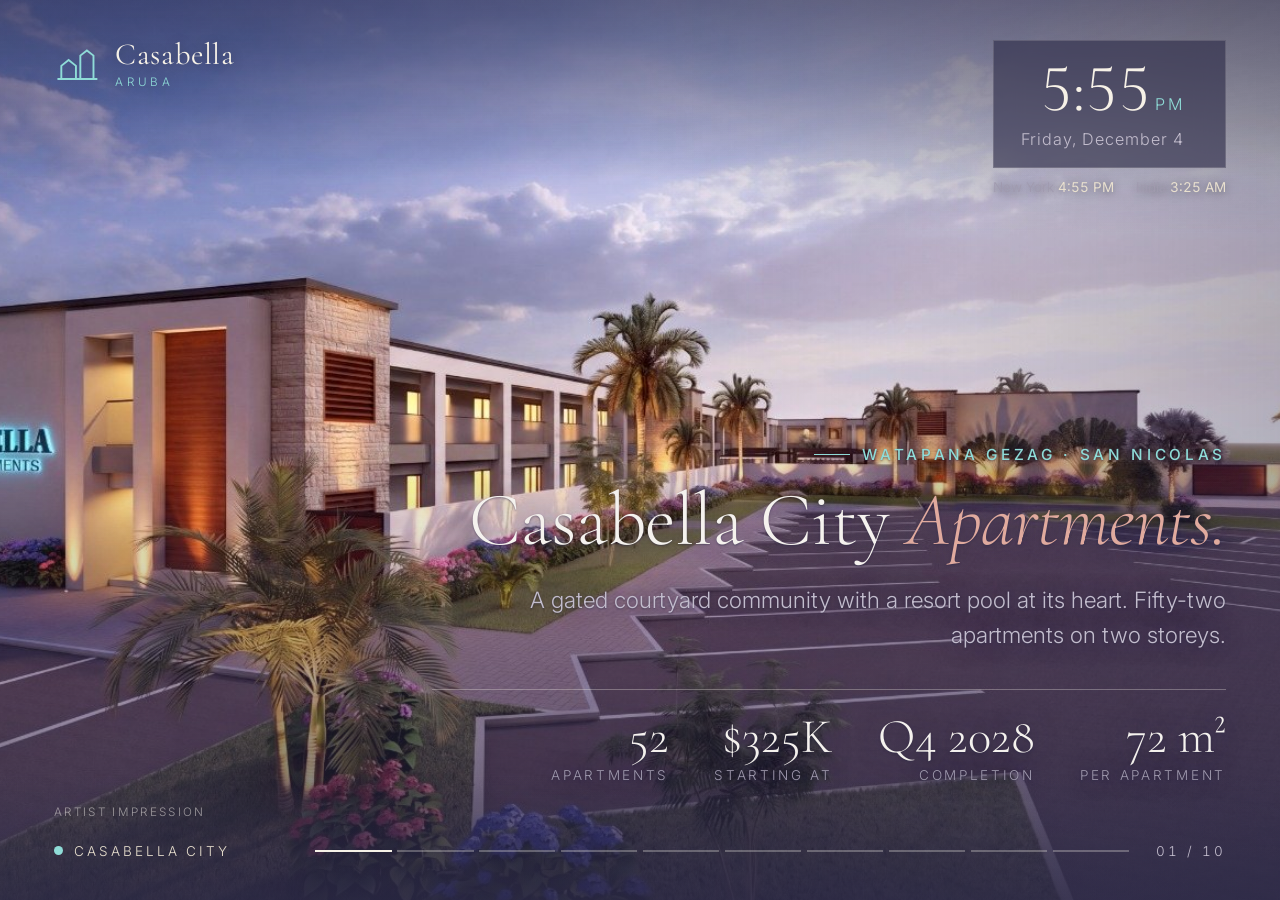
<file: tv/index.html>
<!doctype html>
<html lang="en">
  <head>
    <meta charset="utf-8" />
    <meta name="viewport" content="width=device-width, initial-scale=1" />
    <title>Casabella Aruba — Office Display</title>
    <!-- Lobby/office TV loop. Not a public page: keep it out of search. -->
    <meta name="robots" content="noindex, nofollow" />
    <meta name="theme-color" content="#0e0d0b" />
    <link rel="icon" href="/assets/img/favicon.svg" type="image/svg+xml" />
    <link rel="preconnect" href="https://fonts.googleapis.com" />
    <link rel="preconnect" href="https://fonts.gstatic.com" crossorigin />
    <link
      href="https://fonts.googleapis.com/css2?family=Cormorant+Garamond:wght@300;400&family=Inter:wght@300;400;500&display=swap"
      rel="stylesheet"
    />
    <!--
      Casabella office display
      ------------------------
      A self-running slideshow for the TV in the office: Tower and Suites
      imagery with copy taken from /tower/ and /suites/, plus a clock,
      Aruba weather and sunset.

      Everything is inline — no shared CSS/JS — so the 7-day /css and /js
      edge cache in _headers never serves this page stale styles.

      Remote / keyboard:  ← →  previous / next   ·   Space / Enter  pause
                          F  fullscreen         ·   click anywhere  fullscreen

      URL options:  ?h24=1     24-hour clock
                    ?speed=1.5 slower (2 = twice as long per slide)
                    ?noweather=1  hide the weather block

      ADDING A SLIDE: copy any <section class="slide"> block. data-project
      sets the label in the bottom bar; data-seconds overrides the default
      slide length. The progress bar and counter count the slides themselves.
    -->
    <script>
      // TEMPORARY: the office TV is showing Casabella City only. Change
      // "city" to "all" to bring back the full four-project show;
      // /tv/?show=all shows it without changing this file. Set here, before
      // first paint, so the City colours apply from the loading screen on.
      (function () {
        var m = /[?&]show=([^&]*)/.exec(location.search);
        document.documentElement.setAttribute("data-show", m ? decodeURIComponent(m[1]) : "city");
      })();
    </script>
    <style>

      *,
      *::before,
      *::after {
        box-sizing: border-box;
      }

      html,
      body {
        margin: 0;
        height: 100%;
        overflow: hidden;
        background: #0e0d0b;
        color: #e9e0cf;
        font-family: "Inter", -apple-system, BlinkMacSystemFont, "Segoe UI", Roboto, Helvetica, Arial, sans-serif;
        font-weight: 300;
        -webkit-font-smoothing: antialiased;
      }

      body.idle {
        cursor: none;
      }

      /* --- Stage ---------------------------------------------------------- */

      .stage {
        position: fixed;
        top: 0;
        right: 0;
        bottom: 0;
        left: 0;
      }

      .slide {
        position: absolute;
        top: 0;
        right: 0;
        bottom: 0;
        left: 0;
        opacity: 0;
        visibility: hidden;
        transition:
          opacity 1400ms cubic-bezier(0.22, 0.61, 0.36, 1),
          visibility 0s linear 1400ms;
      }

      .slide.is-active {
        opacity: 1;
        visibility: visible;
        transition:
          opacity 1400ms cubic-bezier(0.22, 0.61, 0.36, 1),
          visibility 0s;
        z-index: 1;
      }

      .media {
        position: absolute;
        top: 0;
        right: 0;
        bottom: 0;
        left: 0;
        overflow: hidden;
        background: #16150f;
      }

      .media img {
        width: 100%;
        height: 100%;
        object-fit: cover;
        display: block;
        -webkit-transform: scale(1.02);
        transform: scale(1.02);
      }

      /* Slow Ken Burns drift on whichever slide is showing. */
      .slide.is-active .media img {
        -webkit-animation: drift 10s linear forwards;
        animation: drift 10s linear forwards;
      }

      .slide:nth-of-type(even).is-active .media img {
        -webkit-animation-name: drift-alt;
        animation-name: drift-alt;
      }

      @-webkit-keyframes drift {
        from {
          -webkit-transform: scale(1.02) translate3d(0, 0, 0);
        }
        to {
          -webkit-transform: scale(1.1) translate3d(-1.2%, -0.8%, 0);
        }
      }


      @keyframes drift {
        from {
          -webkit-transform: scale(1.02) translate3d(0, 0, 0);
          transform: scale(1.02) translate3d(0, 0, 0);
        }
        to {
          -webkit-transform: scale(1.1) translate3d(-1.2%, -0.8%, 0);
          transform: scale(1.1) translate3d(-1.2%, -0.8%, 0);
        }
      }

      @keyframes drift-alt {
        from {
          -webkit-transform: scale(1.1) translate3d(1%, 0.6%, 0);
          transform: scale(1.1) translate3d(1%, 0.6%, 0);
        }
        to {
          -webkit-transform: scale(1.02) translate3d(0, 0, 0);
          transform: scale(1.02) translate3d(0, 0, 0);
        }
      }

      @media (prefers-reduced-motion: reduce) {
        .slide.is-active .media img {
          -webkit-animation: none;
          animation: none;
        }
      }

      /* Scrims keep type legible over any photograph. */
      .slide--full .media::after {
        content: "";
        position: absolute;
        top: 0;
        right: 0;
        bottom: 0;
        left: 0;
        background:
          linear-gradient(180deg, rgba(14, 13, 11, 0.62) 0%, rgba(14, 13, 11, 0) 24%),
          linear-gradient(0deg, rgba(14, 13, 11, 0.9) 0%, rgba(14, 13, 11, 0.45) 34%, rgba(14, 13, 11, 0) 60%),
          linear-gradient(90deg, rgba(14, 13, 11, 0.5) 0%, rgba(14, 13, 11, 0) 55%);
      }

      /* --- Type ----------------------------------------------------------- */

      .copy {
        position: absolute;
        left: 6vh;
        bottom: 13vh;
        max-width: 62vw;
        z-index: 2;
      }

      .eyebrow {
        display: flex;
        align-items: center;
        margin: 0 0 2vh;
        color: #cfa863;
        font-size: 1.7vh;
        font-weight: 500;
        letter-spacing: 0.24em;
        text-transform: uppercase;
      }

      .eyebrow::before {
        content: "";
        flex-shrink: 0;
        margin-right: 1.4vh;
        width: 4vh;
        height: 1px;
        background: currentColor;
      }

      .title {
        margin: 0;
        font-family: "Cormorant Garamond", "Iowan Old Style", Georgia, serif;
        font-weight: 300;
        font-size: 8.4vh;
        line-height: 1.02;
        letter-spacing: -0.01em;
        color: #f6f1e7;
        text-wrap: balance;
      }

      .title em {
        font-style: italic;
        color: #cfa863;
      }

      .lede {
        margin: 2.6vh 0 0;
        max-width: 48em;
        font-size: 2.5vh;
        line-height: 1.55;
        color: rgba(233, 224, 207, 0.74);
        text-wrap: pretty;
      }

      /* Entrance: copy rises in a beat after the image fades up. */
      .slide .copy > *,
      .slide .panel > * {
        opacity: 0;
        -webkit-transform: translateY(2vh);
        transform: translateY(2vh);
        transition:
          opacity 900ms cubic-bezier(0.22, 0.61, 0.36, 1),
          transform 900ms cubic-bezier(0.22, 0.61, 0.36, 1);
      }

      .slide.is-active .copy > *,
      .slide.is-active .panel > * {
        opacity: 1;
        -webkit-transform: none;
        transform: none;
      }

      .slide.is-active .copy > :nth-child(1),
      .slide.is-active .panel > :nth-child(1) {
        transition-delay: 500ms;
      }
      .slide.is-active .copy > :nth-child(2),
      .slide.is-active .panel > :nth-child(2) {
        transition-delay: 650ms;
      }
      .slide.is-active .copy > :nth-child(3),
      .slide.is-active .panel > :nth-child(3) {
        transition-delay: 800ms;
      }
      .slide.is-active .copy > :nth-child(n + 4),
      .slide.is-active .panel > :nth-child(n + 4) {
        transition-delay: 950ms;
      }

      /* --- Stat row ------------------------------------------------------- */

      .stats {
        display: flex;
        margin: 4vh 0 0;
        padding: 2.6vh 0 0;
        border-top: 1px solid rgba(233, 224, 207, 0.3);
      }

      .stats div {
        display: flex;
        flex-direction: column-reverse;
      }

      .stats div + div {
        margin-left: 5vh;
      }

      .stats dt {
        margin-top: 0.6vh;
        font-size: 1.5vh;
        letter-spacing: 0.2em;
        text-transform: uppercase;
        color: rgba(233, 224, 207, 0.52);
      }

      .stats dd {
        margin: 0;
        font-family: "Cormorant Garamond", "Iowan Old Style", Georgia, serif;
        font-size: 5.4vh;
        line-height: 1;
        color: #f6f1e7;
      }

      /* --- Split slides (portrait images, floor plans) -------------------- */

      .slide--split {
        display: flex;
        background: #0e0d0b;
      }

      .slide--split.flip {
        flex-direction: row-reverse;
      }

      .slide--split .media {
        position: relative;
        top: auto;
        right: auto;
        bottom: auto;
        left: auto;
        width: 44%;
        flex-shrink: 0;
      }

      .slide--split .panel {
        flex: 1;
      }

      .slide--split .media--plan {
        display: flex;
        align-items: center;
        justify-content: center;
        padding: 15vh 0 11vh 6vh;
        background: #0e0d0b;
      }

      .slide--split .media--plan img {
        width: auto;
        height: 100%;
        max-width: 100%;
        object-fit: contain;
        background: #faf7f1;
        box-shadow: 0 2vh 6vh rgba(0, 0, 0, 0.45);
        -webkit-transform: none;
        transform: none;
      }

      .slide.is-active .media--plan img {
        -webkit-animation: none;
        animation: none;
      }

      .panel {
        display: flex;
        flex-direction: column;
        justify-content: center;
        padding: 14vh 7.8vh 13vh;
        background:
          radial-gradient(120% 80% at 100% 0%, rgba(207, 168, 99, 0.08), transparent 60%),
          #0e0d0b;
      }

      .panel .title {
        font-size: 7vh;
      }

      /* --- Lists ---------------------------------------------------------- */

      .list {
        list-style: none;
        margin: 3.6vh 0 0;
        padding: 0;
        border-top: 1px solid rgba(233, 224, 207, 0.16);
      }

      .list li {
        display: flex;
        align-items: baseline;
        justify-content: space-between;
        padding: 1.5vh 0;
        border-bottom: 1px solid rgba(233, 224, 207, 0.16);
        font-size: 2.3vh;
        color: #e9e0cf;
      }

      .list li span + span {
        margin-left: 3vh;
      }

      .list li span:last-child {
        color: rgba(233, 224, 207, 0.52);
        font-size: 1.9vh;
        text-align: right;
      }

      .list--num {
        counter-reset: n;
      }

      .list--num li {
        justify-content: flex-start;
      }

      .list--num li::before {
        counter-increment: n;
        content: counter(n, decimal-leading-zero);
        min-width: 4vh;
        margin-right: 3vh;
        color: #cfa863;
        font-size: 1.6vh;
        letter-spacing: 0.1em;
      }

      /* --- Residences table ----------------------------------------------- */

      .slide--text {
        background:
          radial-gradient(70% 90% at 85% 10%, rgba(207, 168, 99, 0.1), transparent 60%),
          #0e0d0b;
      }

      .slide--text .panel {
        position: absolute;
        top: 0;
        right: 0;
        bottom: 0;
        left: 0;
        background: none;
        padding-left: 6vh;
        padding-right: 6vh;
      }

      .units {
        display: flex;
        flex-wrap: wrap;
        justify-content: space-between;
        margin-top: 4.5vh;
      }

      .unit {
        width: 32.4%;
        margin-bottom: 2.4vh;
        padding: 2.8vh 3vh;
        border: 1px solid rgba(233, 224, 207, 0.16);
        background: rgba(233, 224, 207, 0.025);
      }

      .unit__key {
        display: flex;
        align-items: baseline;
        margin: 0;
        font-family: "Cormorant Garamond", "Iowan Old Style", Georgia, serif;
        font-size: 4.2vh;
        line-height: 1;
        color: #f6f1e7;
      }

      .unit__key small {
        margin-left: 1.4vh;
        font-family: "Inter", -apple-system, BlinkMacSystemFont, "Segoe UI", Roboto, Helvetica, Arial, sans-serif;
        font-size: 1.45vh;
        letter-spacing: 0.2em;
        text-transform: uppercase;
        color: rgba(233, 224, 207, 0.52);
      }

      .unit__meta {
        margin: 1.6vh 0 0;
        font-size: 1.95vh;
        color: rgba(233, 224, 207, 0.74);
      }

      .unit__price {
        margin: 1.2vh 0 0;
        font-size: 2.2vh;
        color: #cfa863;
        font-weight: 400;
      }

      .fineprint {
        margin-top: 0.2vh;
        font-size: 1.5vh;
        color: rgba(233, 224, 207, 0.52);
      }

      /* --- Photo mosaic --------------------------------------------------- */

      /* Absolute tiles rather than CSS grid, which older TV browsers lack.
         Column 1 is 1.35 / 3.35 of the width; tiles sit 0.6vh apart. */
      .slide--grid {
        background: #0e0d0b;
      }

      .slide--grid .media,
      .slide--grid .panel {
        position: absolute;
        width: 29.85%;
        width: calc((59.7% - 0.6vh) / 2);
        height: 49.7%;
        height: calc(50% - 0.3vh);
      }

      .slide--grid .media:first-child {
        top: 0;
        bottom: 0;
        left: 0;
        width: 40.3%;
        height: auto;
      }

      .slide--grid .media:nth-child(2) {
        top: 0;
        left: 40.6%;
        left: calc(40.3% + 0.6vh);
        right: auto;
        bottom: auto;
      }

      .slide--grid .media:nth-child(3) {
        top: 0;
        right: 0;
        left: auto;
        bottom: auto;
      }

      .slide--grid .media:nth-child(4) {
        bottom: 0;
        left: 40.6%;
        left: calc(40.3% + 0.6vh);
        top: auto;
        right: auto;
      }

      .slide--grid .panel {
        right: 0;
        bottom: 0;
      }

      .slide--grid .tag {
        position: absolute;
        left: 2.2vh;
        top: 2.2vh;
        z-index: 1;
        padding: 0.7vh 1.4vh;
        background: rgba(14, 13, 11, 0.7);
        font-size: 1.4vh;
        letter-spacing: 0.2em;
        text-transform: uppercase;
        color: #e9e0cf;
      }

      .slide--grid .media:first-child .tag {
        top: auto;
        bottom: 15vh;
      }

      .slide--grid .media:nth-child(2) .tag,
      .slide--grid .media:nth-child(3) .tag {
        top: auto;
        bottom: 2.2vh;
      }

      .slide--grid .panel {
        justify-content: flex-start;
        padding: 4.5vh 6vh 12vh 4.5vh;
      }

      .slide--grid .panel .title {
        font-size: 5.6vh;
      }

      .slide--grid .panel .lede {
        font-size: 2.2vh;
      }

      /* Three photos: the copy panel takes the whole bottom-right. */
      .slide--grid.three .panel {
        left: 40.6%;
        left: calc(40.3% + 0.6vh);
        width: 59.7%;
        width: calc(59.7% - 0.6vh);
      }

      .slide--grid.three .fineprint {
        margin-top: 2vh;
      }

      /* "Artist impression" on rendered imagery. */
      .render-note {
        position: absolute;
        right: 6vh;
        bottom: 9vh;
        z-index: 2;
        font-size: 1.3vh;
        letter-spacing: 0.2em;
        text-transform: uppercase;
        color: rgba(233, 224, 207, 0.6);
      }

      /* --- Opening slide: the three projects ------------------------------ */

      .slide--intro {
        background:
          radial-gradient(70% 90% at 85% 10%, rgba(207, 168, 99, 0.12), transparent 60%),
          radial-gradient(60% 70% at 0% 100%, rgba(207, 168, 99, 0.06), transparent 60%),
          #0e0d0b;
      }

      .slide--intro .panel {
        position: absolute;
        top: 0;
        right: 0;
        bottom: 0;
        left: 0;
        background: none;
        padding-left: 6vh;
        padding-right: 6vh;
      }

      .slide--intro .title {
        font-size: 8.4vh;
      }

      .projects {
        display: flex;
        margin-top: 6vh;
        border-top: 1px solid rgba(233, 224, 207, 0.3);
      }

      .proj {
        flex: 1;
        padding: 3.4vh 3vh 0 0;
      }

      .proj + .proj {
        padding-left: 3vh;
        border-left: 1px solid rgba(233, 224, 207, 0.16);
      }

      .pill {
        display: inline-block;
        padding: 0.6vh 1.3vh;
        border: 1px solid rgba(207, 168, 99, 0.6);
        color: #cfa863;
        font-size: 1.35vh;
        font-weight: 500;
        letter-spacing: 0.22em;
        text-transform: uppercase;
      }

      .proj__name {
        margin: 2.2vh 0 0;
        font-family: "Cormorant Garamond", "Iowan Old Style", Georgia, serif;
        font-size: 4.6vh;
        line-height: 1.05;
        color: #f6f1e7;
      }

      .proj__place {
        margin: 0.8vh 0 0;
        font-size: 1.5vh;
        letter-spacing: 0.22em;
        text-transform: uppercase;
        color: rgba(233, 224, 207, 0.52);
      }

      .proj__line {
        margin: 1.6vh 0 0;
        font-size: 2.3vh;
        color: rgba(233, 224, 207, 0.74);
      }

      /* Payment milestones, left to right. */
      .steps {
        list-style: none;
        display: flex;
        margin: 4vh 0 2.4vh;
        padding: 0;
        border-top: 1px solid rgba(233, 224, 207, 0.3);
      }

      .steps li {
        flex: 1;
        padding: 2.4vh 2.4vh 0 0;
      }

      .steps li + li {
        padding-left: 2.4vh;
        border-left: 1px solid rgba(233, 224, 207, 0.16);
      }

      .steps b {
        display: block;
        font-family: "Cormorant Garamond", "Iowan Old Style", Georgia, serif;
        font-weight: 400;
        font-size: 3.4vh;
        line-height: 1.1;
        color: #f6f1e7;
      }

      .steps span {
        display: block;
        margin-top: 1vh;
        font-size: 1.9vh;
        color: #cfa863;
      }

      .steps--times {
        margin-bottom: 0;
      }

      .steps--times span {
        color: rgba(233, 224, 207, 0.74);
        font-size: 1.8vh;
      }

      /* Copy on the right, for photos whose left side is busy. */
      .slide--full.right .copy {
        left: auto;
        right: 6vh;
        text-align: right;
      }

      .slide--full.right .eyebrow,
      .slide--full.right .stats {
        -webkit-justify-content: flex-end;
        justify-content: flex-end;
      }

      .slide--full.right .lede {
        margin-left: auto;
      }

      .slide--full.right .media::after {
        background:
          linear-gradient(180deg, rgba(14, 13, 11, 0.62) 0%, rgba(14, 13, 11, 0) 24%),
          linear-gradient(0deg, rgba(14, 13, 11, 0.9) 0%, rgba(14, 13, 11, 0.45) 34%, rgba(14, 13, 11, 0) 60%),
          linear-gradient(270deg, rgba(14, 13, 11, 0.55) 0%, rgba(14, 13, 11, 0) 55%);
      }

      .slide--full.right .render-note {
        right: auto;
        left: 6vh;
      }

      .unit .unit__meta + .unit__meta {
        margin-top: 0.8vh;
      }

      /* --- Closing card --------------------------------------------------- */

      .slide--close {
        display: flex;
        align-items: center;
        justify-content: center;
        text-align: center;
        background:
          radial-gradient(60% 70% at 50% 40%, rgba(207, 168, 99, 0.12), transparent 70%),
          #0e0d0b;
      }

      .slide--close .panel {
        background: none;
        padding: 0;
        align-items: center;
      }

      .mark {
        width: 13vh;
        height: 13vh;
        margin-bottom: 3vh;
      }

      .slide--close .eyebrow::before {
        display: none;
      }

      .contact {
        display: flex;
        margin-top: 5vh;
        padding-top: 3vh;
        border-top: 1px solid rgba(233, 224, 207, 0.3);
        font-size: 2.6vh;
        color: #e9e0cf;
      }

      .contact div + div {
        margin-left: 5vh;
      }

      .contact span {
        display: block;
        margin-bottom: 0.8vh;
        font-size: 1.4vh;
        letter-spacing: 0.22em;
        text-transform: uppercase;
        color: rgba(233, 224, 207, 0.52);
      }

      /* --- HUD: brand, clock, weather, progress --------------------------- */

      .hud {
        position: fixed;
        top: 0;
        right: 0;
        bottom: 0;
        left: 0;
        z-index: 10;
        pointer-events: none;
      }

      .hud::before,
      .hud::after {
        content: "";
        position: absolute;
        left: 0;
        right: 0;
      }

      .hud::before {
        top: 0;
        height: 26vh;
        background: linear-gradient(180deg, rgba(14, 13, 11, 0.6), rgba(14, 13, 11, 0));
      }

      .hud::after {
        bottom: 0;
        height: 14vh;
        background: linear-gradient(0deg, rgba(14, 13, 11, 0.7), rgba(14, 13, 11, 0));
      }

      .top,
      .bottom {
        z-index: 1;
      }

      .top {
        position: absolute;
        top: 0;
        left: 0;
        right: 0;
        display: flex;
        justify-content: space-between;
        align-items: flex-start;
        padding: 4.4vh 6vh 0;
      }

      .brand {
        display: flex;
        align-items: center;
        color: #f6f1e7;
        text-shadow: 0 1px 12px rgba(0, 0, 0, 0.35);
      }

      .brand svg {
        margin-right: 1.6vh;
        width: 5.2vh;
        height: 5.2vh;
      }

      .brand b {
        display: block;
        font-family: "Cormorant Garamond", "Iowan Old Style", Georgia, serif;
        font-weight: 400;
        font-size: 3.4vh;
        line-height: 1;
        letter-spacing: 0.02em;
      }

      .brand small {
        display: block;
        margin-top: 0.5vh;
        font-size: 1.3vh;
        letter-spacing: 0.32em;
        text-transform: uppercase;
        color: #cfa863;
      }

      .info {
        display: flex;
        align-items: stretch;
        padding: 2vh 3vh;
        background: rgba(14, 13, 11, 0.55);
        border: 1px solid rgba(233, 224, 207, 0.16);
        backdrop-filter: blur(14px);
        -webkit-backdrop-filter: blur(14px);
      }

      .clock {
        text-align: right;
      }

      .clock__time {
        font-family: "Cormorant Garamond", "Iowan Old Style", Georgia, serif;
        font-weight: 300;
        font-size: 7.4vh;
        line-height: 0.9;
        color: #f6f1e7;
        font-variant-numeric: tabular-nums lining-nums;
        letter-spacing: -0.01em;
      }

      .clock__time .ampm {
        margin-left: 0.6vh;
        font-family: "Inter", -apple-system, BlinkMacSystemFont, "Segoe UI", Roboto, Helvetica, Arial, sans-serif;
        font-size: 1.8vh;
        letter-spacing: 0.14em;
        color: #cfa863;
      }

      .clock__time .colon {
        -webkit-animation: blink 2s steps(1) infinite;
        animation: blink 2s steps(1) infinite;
      }

      @-webkit-keyframes blink {
        50% {
          opacity: 0.35;
        }
      }


      @keyframes blink {
        50% {
          opacity: 0.35;
        }
      }

      .clock__date {
        margin-top: 1.2vh;
        font-size: 1.8vh;
        letter-spacing: 0.06em;
        color: rgba(233, 224, 207, 0.74);
      }

      .weather {
        display: flex;
        flex-direction: column;
        justify-content: space-between;
        margin-right: 3vh;
        padding-right: 3vh;
        border-right: 1px solid rgba(233, 224, 207, 0.16);
        min-width: 20vh;
      }

      .weather[hidden] {
        display: none;
      }

      .weather__now {
        display: flex;
        align-items: center;
      }

      .weather__icon {
        margin-right: 1.2vh;
        width: 4.6vh;
        height: 4.6vh;
        color: #cfa863;
      }

      .weather__temp {
        font-family: "Cormorant Garamond", "Iowan Old Style", Georgia, serif;
        font-size: 5.2vh;
        line-height: 1;
        color: #f6f1e7;
        font-variant-numeric: lining-nums;
      }

      .weather__temp small {
        margin-left: 0.6vh;
        font-family: "Inter", -apple-system, BlinkMacSystemFont, "Segoe UI", Roboto, Helvetica, Arial, sans-serif;
        font-size: 1.6vh;
        color: rgba(233, 224, 207, 0.52);
      }

      .weather__desc,
      .weather__meta {
        font-size: 1.6vh;
        color: rgba(233, 224, 207, 0.74);
        white-space: nowrap;
      }

      .weather__meta {
        color: rgba(233, 224, 207, 0.52);
      }

      .zones {
        display: flex;
        justify-content: flex-end;
        margin-top: 1.2vh;
        font-size: 1.5vh;
        color: rgba(233, 224, 207, 0.52);
        text-shadow: 0 1px 8px rgba(0, 0, 0, 0.5);
      }

      .zones span + span {
        margin-left: 2.4vh;
      }

      .zones b {
        font-weight: 400;
        color: #e9e0cf;
        font-variant-numeric: tabular-nums;
      }

      .bottom {
        position: absolute;
        left: 6vh;
        right: 6vh;
        bottom: 4.6vh;
        display: flex;
        align-items: center;
        font-size: 1.5vh;
        letter-spacing: 0.22em;
        text-transform: uppercase;
        color: rgba(233, 224, 207, 0.74);
      }

      .bottom > * + * {
        margin-left: 3vh;
      }

      .project-label {
        min-width: 26vh;
        color: #e9e0cf;
      }

      .project-label::before {
        content: "";
        display: inline-block;
        width: 1vh;
        height: 1vh;
        margin-right: 1.2vh;
        border-radius: 50%;
        background: #cfa863;
        vertical-align: 0.05em;
      }

      .progress {
        flex: 1;
        display: flex;
      }

      .progress i + i {
        margin-left: 0.6vh;
      }

      .progress i {
        flex: 1;
        height: 2px;
        background: rgba(233, 224, 207, 0.3);
        overflow: hidden;
      }

      .progress b {
        display: block;
        height: 100%;
        background: #f6f1e7;
        transform-origin: left;
        -webkit-transform: scaleX(0);
        transform: scaleX(0);
      }

      .progress i.done b {
        -webkit-transform: scaleX(1);
        transform: scaleX(1);
      }

      .progress i.now b {
        -webkit-animation: fill 10s linear forwards;
        animation: fill 10s linear forwards;
      }

      body.paused .progress i.now b,
      body.paused .slide.is-active .media img {
        -webkit-animation-play-state: paused;
        animation-play-state: paused;
      }

      @-webkit-keyframes fill {
        to {
          -webkit-transform: scaleX(1);
        }
      }


      @keyframes fill {
        to {
          -webkit-transform: scaleX(1);
          transform: scaleX(1);
        }
      }

      .counter {
        font-variant-numeric: tabular-nums;
      }

      .paused-pill {
        display: none;
        color: #cfa863;
      }

      body.paused .paused-pill {
        display: inline;
      }

      /* --- Loading screen: every photo is fetched and decoded first, so
         slide changes never wait on the network or the image decoder. --- */

      .loader {
        position: fixed;
        top: 0;
        right: 0;
        bottom: 0;
        left: 0;
        z-index: 30;
        display: flex;
        flex-direction: column;
        align-items: center;
        justify-content: center;
        background: #0e0d0b;
        -webkit-transition: opacity 900ms ease;
        transition: opacity 900ms ease;
        /* If scripting fails entirely, never leave the loader up for good. */
        -webkit-animation: loader-giveup 0s linear 40s forwards;
        animation: loader-giveup 0s linear 40s forwards;
      }

      .loader.done {
        opacity: 0;
        pointer-events: none;
      }

      @-webkit-keyframes loader-giveup {
        to {
          opacity: 0;
          visibility: hidden;
        }
      }

      @keyframes loader-giveup {
        to {
          opacity: 0;
          visibility: hidden;
        }
      }

      .loader svg {
        width: 10vh;
        height: 10vh;
      }

      .loader__track {
        width: 30vh;
        height: 2px;
        margin-top: 4vh;
        background: rgba(233, 224, 207, 0.14);
      }

      .loader__fill {
        width: 0;
        height: 100%;
        background: #cfa863;
        -webkit-transition: width 300ms ease;
        transition: width 300ms ease;
      }

      .loader__text {
        margin-top: 2vh;
        font-size: 1.5vh;
        letter-spacing: 0.22em;
        text-transform: uppercase;
        color: rgba(233, 224, 207, 0.55);
      }

      /* ======================================================================
         Casabella City palette — matches /city/ (city/css/styles.css), which
         takes its colours from the City brochure: dusk sky for dark slides,
         limestone and sandstone for light ones, the teal of the entrance-sign
         palm for accents, and the rose of the pavers for the italic half of
         each headline. Applies only while the City show is playing.
         ====================================================================== */

      html[data-show="city"] body,
      html[data-show="city"] .loader {
        background: #34325a;
        color: #e6e0d9;
      }

      html[data-show="city"] .media {
        background: #3d3b66;
      }

      html[data-show="city"] .slide--full .media::after {
        background:
          linear-gradient(180deg, rgba(44, 42, 71, 0.38) 0%, rgba(44, 42, 71, 0) 20%),
          linear-gradient(0deg, rgba(44, 42, 71, 0.78) 0%, rgba(44, 42, 71, 0.28) 30%, rgba(44, 42, 71, 0) 50%),
          linear-gradient(90deg, rgba(44, 42, 71, 0.32) 0%, rgba(44, 42, 71, 0) 50%);
      }

      html[data-show="city"] .slide--full.right .media::after {
        background:
          linear-gradient(180deg, rgba(44, 42, 71, 0.38) 0%, rgba(44, 42, 71, 0) 20%),
          linear-gradient(0deg, rgba(44, 42, 71, 0.78) 0%, rgba(44, 42, 71, 0.28) 30%, rgba(44, 42, 71, 0) 50%),
          linear-gradient(270deg, rgba(44, 42, 71, 0.36) 0%, rgba(44, 42, 71, 0) 50%);
      }

      html[data-show="city"] .slide--split,
      html[data-show="city"] .slide--grid {
        background: #34325a;
      }

      html[data-show="city"] .panel {
        background:
          radial-gradient(120% 80% at 100% 0%, rgba(143, 220, 215, 0.08), transparent 60%),
          #34325a;
      }

      html[data-show="city"] .slide--text {
        background:
          radial-gradient(70% 90% at 85% 10%, rgba(143, 220, 215, 0.1), transparent 60%),
          #34325a;
      }

      html[data-show="city"] .slide--close {
        background:
          radial-gradient(60% 70% at 50% 40%, rgba(143, 220, 215, 0.12), transparent 70%),
          #3d3b66;
      }

      html[data-show="city"] .slide--text .panel,
      html[data-show="city"] .slide--close .panel {
        background: none;
      }

      html[data-show="city"] .eyebrow,
      html[data-show="city"] .list--num li::before,
      html[data-show="city"] .steps span,
      html[data-show="city"] .unit__price {
        color: #8fdcd7;
      }

      html[data-show="city"] .title,
      html[data-show="city"] .stats dd,
      html[data-show="city"] .unit__key,
      html[data-show="city"] .steps b {
        color: #f5f2ee;
      }

      html[data-show="city"] .title em {
        color: #e0aa9e;
      }

      html[data-show="city"] .lede,
      html[data-show="city"] .unit__meta {
        color: #c3bdcd;
      }

      html[data-show="city"] .stats dt,
      html[data-show="city"] .fineprint,
      html[data-show="city"] .list li span:last-child,
      html[data-show="city"] .contact span {
        color: #a09aae;
      }

      html[data-show="city"] .list li,
      html[data-show="city"] .contact {
        color: #e6e0d9;
      }

      html[data-show="city"] .stats,
      html[data-show="city"] .steps,
      html[data-show="city"] .contact {
        border-top-color: rgba(239, 234, 228, 0.32);
      }

      html[data-show="city"] .list,
      html[data-show="city"] .list li,
      html[data-show="city"] .steps li + li,
      html[data-show="city"] .unit {
        border-color: rgba(239, 234, 228, 0.16);
      }

      html[data-show="city"] .unit {
        background: rgba(239, 234, 228, 0.04);
      }

      /* Drive minutes take the rose, as on /city/. */
      html[data-show="city"] .steps--times b {
        color: #e0aa9e;
      }

      html[data-show="city"] .steps--times span {
        color: #e6e0d9;
      }

      html[data-show="city"] .slide--grid .tag {
        background: rgba(44, 42, 71, 0.78);
        color: #e6e0d9;
      }

      html[data-show="city"] .render-note {
        color: rgba(239, 234, 228, 0.66);
      }

      html[data-show="city"] svg g[stroke] {
        stroke: #8fdcd7;
      }

      html[data-show="city"] .loader__fill {
        background: #8fdcd7;
      }

      html[data-show="city"] .loader__track {
        background: rgba(239, 234, 228, 0.16);
      }

      html[data-show="city"] .loader__text {
        color: #a09aae;
      }

      /* Overlay: brand, clock, weather, progress. */
      html[data-show="city"] .hud::before {
        background: linear-gradient(180deg, rgba(44, 42, 71, 0.4), rgba(44, 42, 71, 0));
      }

      html[data-show="city"] .hud::after {
        background: linear-gradient(0deg, rgba(44, 42, 71, 0.5), rgba(44, 42, 71, 0));
      }

      html[data-show="city"] .brand small,
      html[data-show="city"] .clock__time .ampm,
      html[data-show="city"] .weather__icon,
      html[data-show="city"] .paused-pill {
        color: #8fdcd7;
      }

      html[data-show="city"] .info {
        background: rgba(44, 42, 71, 0.62);
        border-color: rgba(239, 234, 228, 0.16);
      }

      html[data-show="city"] .weather {
        border-right-color: rgba(239, 234, 228, 0.16);
      }

      html[data-show="city"] .clock__date,
      html[data-show="city"] .weather__desc {
        color: #c3bdcd;
      }

      html[data-show="city"] .weather__meta,
      html[data-show="city"] .weather__temp small,
      html[data-show="city"] .zones {
        color: #a09aae;
      }

      html[data-show="city"] .bottom {
        color: #c3bdcd;
      }

      html[data-show="city"] .project-label::before {
        background: #8fdcd7;
      }

      html[data-show="city"] .progress i {
        background: rgba(239, 234, 228, 0.3);
      }

      /* Light slides: limestone (paper) and sandstone (stone). */
      html[data-show="city"] .slide--text.tone-paper {
        background: #f5f2ee;
      }

      html[data-show="city"] .slide--text.tone-stone {
        background: #e9e1d6;
      }

      html[data-show="city"] .tone-paper .eyebrow,
      html[data-show="city"] .tone-stone .eyebrow,
      html[data-show="city"] .tone-paper .steps span,
      html[data-show="city"] .tone-stone .steps span {
        color: #136c6a;
      }

      html[data-show="city"] .tone-paper .title,
      html[data-show="city"] .tone-stone .title,
      html[data-show="city"] .tone-paper .unit__key,
      html[data-show="city"] .tone-stone .unit__key,
      html[data-show="city"] .tone-paper .steps b,
      html[data-show="city"] .tone-stone .steps b {
        color: #272236;
      }

      html[data-show="city"] .tone-paper .title em,
      html[data-show="city"] .tone-stone .title em {
        color: #a35f54;
      }

      html[data-show="city"] .tone-paper .lede,
      html[data-show="city"] .tone-stone .lede,
      html[data-show="city"] .tone-paper .unit__meta,
      html[data-show="city"] .tone-stone .unit__meta {
        color: #4f4a5c;
      }

      html[data-show="city"] .tone-paper .fineprint,
      html[data-show="city"] .tone-stone .fineprint {
        color: #625c6c;
      }

      html[data-show="city"] .tone-paper .steps,
      html[data-show="city"] .tone-stone .steps {
        border-top-color: rgba(39, 34, 54, 0.3);
      }

      html[data-show="city"] .tone-paper .steps li + li,
      html[data-show="city"] .tone-stone .steps li + li,
      html[data-show="city"] .tone-paper .unit,
      html[data-show="city"] .tone-stone .unit {
        border-color: rgba(39, 34, 54, 0.15);
      }

      /* Cards sit lighter than the sandstone, as in the brochure. */
      html[data-show="city"] .tone-stone .unit {
        background: #f5f2ee;
      }

      html[data-show="city"] .tone-paper .unit {
        background: #ece6de;
      }

      /* Overlay over a light slide: dark type, no dark fades. */
      html[data-show="city"].on-light .hud::before,
      html[data-show="city"].on-light .hud::after {
        background: none;
      }

      html[data-show="city"].on-light .brand {
        color: #272236;
        text-shadow: none;
      }

      html[data-show="city"].on-light .brand small,
      html[data-show="city"].on-light .clock__time .ampm,
      html[data-show="city"].on-light .weather__icon,
      html[data-show="city"].on-light .paused-pill {
        color: #136c6a;
      }

      html[data-show="city"].on-light svg g[stroke] {
        stroke: #17807e;
      }

      html[data-show="city"].on-light .info {
        background: rgba(255, 255, 255, 0.5);
        border-color: rgba(39, 34, 54, 0.13);
      }

      html[data-show="city"].on-light .weather {
        border-right-color: rgba(39, 34, 54, 0.13);
      }

      html[data-show="city"].on-light .clock__time,
      html[data-show="city"].on-light .weather__temp,
      html[data-show="city"].on-light .zones b,
      html[data-show="city"].on-light .project-label {
        color: #272236;
      }

      html[data-show="city"].on-light .clock__date,
      html[data-show="city"].on-light .weather__desc,
      html[data-show="city"].on-light .bottom {
        color: #4f4a5c;
      }

      html[data-show="city"].on-light .weather__meta,
      html[data-show="city"].on-light .weather__temp small,
      html[data-show="city"].on-light .zones {
        color: #625c6c;
        text-shadow: none;
      }

      html[data-show="city"].on-light .project-label::before {
        background: #17807e;
      }

      html[data-show="city"].on-light .progress i {
        background: rgba(39, 34, 54, 0.2);
      }

      html[data-show="city"].on-light .progress b {
        background: #272236;
      }

      /* Brightening pass: more limestone slides, as on /city/. Split and grid
         slides keep their photos; only the copy panel turns light. */
      html[data-show="city"] .tone-paper .panel {
        background: #f5f2ee;
      }

      html[data-show="city"] .slide--close.tone-paper {
        background: #f5f2ee;
      }

      html[data-show="city"] .slide--close.tone-paper .panel {
        background: none;
      }

      html[data-show="city"] .tone-paper .list,
      html[data-show="city"] .tone-paper .list li,
      html[data-show="city"] .tone-paper .contact {
        border-color: rgba(39, 34, 54, 0.15);
        color: #272236;
      }

      html[data-show="city"] .tone-paper .list--num li::before {
        color: #136c6a;
      }

      html[data-show="city"] .tone-paper .contact span {
        color: #625c6c;
      }

      /* With lighter shading, a soft halo keeps photo captions crisp. */
      html[data-show="city"] .slide--full .copy {
        text-shadow: 0 1px 2px rgba(44, 42, 71, 0.55), 0 0 2.6vh rgba(44, 42, 71, 0.6);
      }

      /* Photos keep the bottom bar readable where it runs over them. */
      html[data-show="city"].on-light .bottom {
        text-shadow: 0 0 1.2vh rgba(245, 242, 238, 0.9);
      }

      html[data-show="city"].on-light .slide--grid .tag {
        background: rgba(245, 242, 238, 0.86);
        color: #272236;
      }
    </style>
  </head>
  <body>
    <main class="stage" id="stage">
      <!-- ============ TEMPORARY: Casabella City only ============
           These slides (data-show="city") are what /tv/ shows while SHOW in
           the script below is "city". Copy is from /city/. To go back to the
           full four-project show, set SHOW to "all" — or open /tv/?show=all
           to see it without changing anything. Each photo is used once. -->

      <section class="slide slide--full right is-active" data-show="city" data-project="Casabella City" data-seconds="12">
        <div class="media">
          <img src="/assets/img/city/entrance.jpg" alt="" />
        </div>
        <span class="render-note">Artist impression</span>
        <div class="copy">
          <p class="eyebrow">Watapana Gezag · San Nicolas</p>
          <h1 class="title">Casabella City <em>Apartments.</em></h1>
          <p class="lede">
            A gated courtyard community with a resort pool at its heart.
            Fifty-two apartments on two storeys.
          </p>
          <dl class="stats">
            <div><dt>Apartments</dt><dd>52</dd></div>
            <div><dt>Starting at</dt><dd>$325K</dd></div>
            <div><dt>Completion</dt><dd>Q4 2028</dd></div>
            <div><dt>Per apartment</dt><dd>72 m²</dd></div>
          </dl>
        </div>
      </section>

      <section class="slide slide--full" data-show="city" data-project="Casabella City">
        <div class="media">
          <img src="/assets/img/city/courtyard.jpg" alt="" />
        </div>
        <span class="render-note">Artist impression</span>
        <div class="copy">
          <p class="eyebrow">The courtyard</p>
          <h2 class="title">City living, <em>turned inward.</em></h2>
          <p class="lede">
            From the street it is quiet stone and white render. Inside the
            walls you find palms, a lit pool and covered dining terraces.
          </p>
        </div>
      </section>

      <section class="slide slide--full" data-show="city" data-project="Casabella City">
        <div class="media">
          <img src="/assets/img/city/pool.jpg" alt="" />
        </div>
        <span class="render-note">Artist impression</span>
        <div class="copy">
          <p class="eyebrow">Resort pool</p>
          <h2 class="title">The pool is <em>the centre of it all.</em></h2>
          <p class="lede">
            A long pool with mosaic tile and a shallow lounging ledge runs down
            the middle of the courtyard, lined with loungers and parasols.
          </p>
        </div>
      </section>

      <section class="slide slide--split flip tone-paper" data-show="city" data-project="Casabella City" data-seconds="12">
        <div class="media">
          <img src="/assets/img/city/pool-view.jpg" alt="" />
        </div>
        <div class="panel">
          <p class="eyebrow">On site</p>
          <h2 class="title">Everything <em>inside the gates.</em></h2>
          <ul class="list list--num">
            <li>Resort pool with a lounging ledge</li>
            <li>Four BBQ pergolas with dining terraces</li>
            <li>Gated, landscaped grounds</li>
            <li>On-site parking court</li>
          </ul>
        </div>
      </section>

      <section class="slide slide--full" data-show="city" data-project="Casabella City">
        <div class="media">
          <img src="/assets/img/city/barbecue.jpg" alt="" />
        </div>
        <span class="render-note">Artist impression</span>
        <div class="copy">
          <p class="eyebrow">Outdoor living</p>
          <h2 class="title">Evenings under <em>the pergolas.</em></h2>
          <p class="lede">
            Timber pergolas with retractable shade canopies hold the shared
            grills and dining tables, close to every front door.
          </p>
        </div>
      </section>

      <section class="slide slide--grid three tone-paper" data-show="city" data-project="Casabella City" data-seconds="12">
        <div class="media">
          <img src="/assets/img/city/living.jpg" alt="" /><span class="tag">Kitchen &amp; living</span>
        </div>
        <div class="media">
          <img src="/assets/img/city/bedroom.jpg" alt="" /><span class="tag">Bedroom</span>
        </div>
        <div class="media">
          <img src="/assets/img/city/bathroom.jpg" alt="" /><span class="tag">Bathroom</span>
        </div>
        <div class="panel">
          <p class="eyebrow">Interiors</p>
          <h2 class="title">Warm wood, <em>soft stone.</em></h2>
          <p class="lede">
            Walnut-toned panelling, terrazzo counters and concealed cove
            lighting give every room the same calm, warm finish.
          </p>
          <p class="fineprint">Artist impressions. Furniture shown for illustration.</p>
        </div>
      </section>

      <section class="slide slide--text tone-stone" data-show="city" data-project="Casabella City" data-seconds="14">
        <div class="panel">
          <p class="eyebrow">Inside the apartments</p>
          <h2 class="title">Two bedrooms, one bathroom, <em>72 m².</em></h2>
          <div class="units">
            <div class="unit">
              <p class="unit__key">Kitchen</p>
              <p class="unit__meta">Open kitchen with island and bar seating</p>
              <p class="unit__meta">Four-zone cooktop</p>
              <p class="unit__meta">Space for a full-height refrigerator</p>
            </div>
            <div class="unit">
              <p class="unit__key">Bathroom</p>
              <p class="unit__meta">Floating vanity with stone basin</p>
              <p class="unit__meta">Walk-in shower with glass screen</p>
              <p class="unit__meta">Rain head and hand shower</p>
            </div>
            <div class="unit">
              <p class="unit__key">Interior</p>
              <p class="unit__meta">Built-in bedroom closet</p>
              <p class="unit__meta">Washer and dryer space</p>
              <p class="unit__meta">Glazed doors to the gallery</p>
            </div>
          </div>
        </div>
      </section>

      <section class="slide slide--text tone-paper" data-show="city" data-project="Casabella City" data-seconds="14">
        <div class="panel">
          <p class="eyebrow">Availability &amp; pricing</p>
          <h2 class="title">Starting at <em>$325,000.</em></h2>
          <p class="lede">
            52 apartments over two floors. Prices vary by floor and position
            around the courtyard. Sold pre-construction, with payments
            following the building milestones.
          </p>
          <ol class="steps">
            <li><b>Signing</b><span>10% deposit</span></li>
            <li><b>Foundation</b><span>Instalment</span></li>
            <li><b>Structure &amp; roof</b><span>Multiple instalments</span></li>
            <li><b>Completion</b><span>Balance at handover, Q4 2028</span></li>
          </ol>
          <p class="fineprint">Prices and availability are subject to change.</p>
        </div>
      </section>

      <section class="slide slide--full" data-show="city" data-project="Casabella City" data-seconds="13">
        <div class="media">
          <img src="/assets/img/city/street.jpg" alt="" />
        </div>
        <span class="render-note">Artist impression</span>
        <div class="copy">
          <p class="eyebrow">Location · Watapana Gezag, San Nicolas</p>
          <h2 class="title">Aruba's second city, <em>close to its best beaches.</em></h2>
          <ol class="steps steps--times">
            <li><b>7 min</b><span>Downtown San Nicolas</span></li>
            <li><b>9 min</b><span>Zeerovers</span></li>
            <li><b>13 min</b><span>Mangel Halto</span></li>
            <li><b>14 min</b><span>Baby Beach</span></li>
            <li><b>15 min</b><span>Rodgers Beach</span></li>
            <li><b>20 min</b><span>Airport</span></li>
          </ol>
        </div>
      </section>

      <section class="slide slide--close tone-paper" data-show="city" data-project="Casabella City">
        <div class="panel">
          <svg class="mark" viewBox="0 0 64 64" aria-hidden="true">
            <g fill="none" stroke="#cfa863" stroke-width="1.6" stroke-linecap="square">
              <path d="M10 52V34l10-8 10 8v18" />
              <path d="M36 52V20l9-7 9 7v32" />
              <path d="M6 52h52" />
            </g>
          </svg>
          <p class="eyebrow">Casabella City Apartments</p>
          <h2 class="title">Ask for <em>the price list.</em></h2>
          <div class="contact">
            <div><span>Web</span>casabellaaruba.com/city</div>
            <div><span>Email</span>sales@casabellaaruba.com</div>
            <div><span>Phone</span>+297 593 7285</div>
          </div>
        </div>
      </section>

      <!-- Four chapters, each photo used once: Casabella, Tower, Suites, City.
           The first slide is visible in the markup so something shows even
           if scripting fails. -->

      <!-- ============ Casabella Aruba ============ -->

      <section data-show="all" class="slide slide--intro" data-project="Casabella Aruba" data-seconds="12">
        <div class="panel">
          <p class="eyebrow">Family owned · Aruba</p>
          <h1 class="title">A family name on <em>every</em> building.</h1>
          <div class="projects">
            <div class="proj">
              <span class="pill">Now selling</span>
              <p class="proj__name">Casabella Tower</p>
              <p class="proj__place">Palm Beach</p>
              <p class="proj__line">17 ocean-view residences</p>
            </div>
            <div class="proj">
              <span class="pill">Open</span>
              <p class="proj__name">Casabella Suites</p>
              <p class="proj__place">San Nicolas</p>
              <p class="proj__line">8 suites on 100% solar</p>
            </div>
            <div class="proj">
              <span class="pill">In development</span>
              <p class="proj__name">Casabella City</p>
              <p class="proj__place">Aruba</p>
              <p class="proj__line">52 two-bedroom apartments</p>
            </div>
          </div>
        </div>
      </section>

      <!-- ============ Casabella Tower ============ -->

      <section data-show="all" class="slide slide--full" data-project="Casabella Tower">
        <div class="media">
          <img src="/tower/assets/img/hero.jpg" alt="" />
        </div>
        <div class="copy">
          <p class="eyebrow">Now selling · Palm Beach</p>
          <h2 class="title">Casabella Tower</h2>
          <p class="lede">
            Ocean-view residences in Palm Beach — five minutes on foot from the
            sand, the restaurants and the hotels.
          </p>
          <dl class="stats">
            <div><dt>Residences</dt><dd>17</dd></div>
            <div><dt>Floors</dt><dd>5</dd></div>
            <div><dt>Parking</dt><dd>14</dd></div>
            <div><dt>Pre-construction from</dt><dd>$591,225</dd></div>
          </dl>
        </div>
      </section>

      <section data-show="all" class="slide slide--split" data-project="Casabella Tower">
        <div class="media">
          <img src="/tower/assets/img/tower-exterior.jpg" alt="" />
        </div>
        <div class="panel">
          <p class="eyebrow">The Tower</p>
          <h2 class="title">A small building on the best-walked street in Aruba.</h2>
          <p class="lede">
            A low-rise in Palm Beach with four residences to a floor, topped by
            three-level loft homes with private roof terraces.
          </p>
          <dl class="stats">
            <div><dt>Floors</dt><dd>5</dd></div>
            <div><dt>Residences</dt><dd>17</dd></div>
            <div><dt>Layouts</dt><dd>9</dd></div>
          </dl>
        </div>
      </section>

      <section data-show="all" class="slide slide--text" data-project="Casabella Tower" data-seconds="16">
        <div class="panel">
          <p class="eyebrow">Residences</p>
          <h2 class="title">Four residences to a floor.</h2>
          <div class="units">
            <div class="unit">
              <p class="unit__key">A <small>Corner</small></p>
              <p class="unit__meta">82.56 – 82.59 m² · 2 bed · 2 bath</p>
              <p class="unit__price">From $591,225</p>
            </div>
            <div class="unit">
              <p class="unit__key">B <small>Wide-plan</small></p>
              <p class="unit__meta">86.45 m² · 2 bed · 2 bath</p>
              <p class="unit__price">$617,681</p>
            </div>
            <div class="unit">
              <p class="unit__key">C <small>Deep balcony</small></p>
              <p class="unit__meta">87.38 – 87.40 m² · 2 bed · 2 bath</p>
              <p class="unit__price">From $620,794</p>
            </div>
            <div class="unit">
              <p class="unit__key">D <small>Quiet side</small></p>
              <p class="unit__meta">83.35 – 84.99 m² · 2 bed · 2 bath</p>
              <p class="unit__price">From $592,369</p>
            </div>
            <div class="unit">
              <p class="unit__key">04 <small>Upper floor</small></p>
              <p class="unit__meta">66.14 – 70.10 m² · 2 bed · 2 bath</p>
              <p class="unit__price">From $676,174</p>
            </div>
            <div class="unit">
              <p class="unit__key">L <small>Loft · three levels</small></p>
              <p class="unit__meta">146.70 – 173.17 m² · roof terrace</p>
              <p class="unit__price">From $1,301,249</p>
            </div>
          </div>
          <p class="fineprint">
            Pre-construction prices. Areas include balconies and, for lofts,
            private roof terraces. Indicative and subject to change and
            availability.
          </p>
        </div>
      </section>

      <section data-show="all" class="slide slide--split" data-project="Casabella Tower">
        <div class="media">
          <img src="/tower/assets/img/gallery/02-penthouse-terraces.jpg" alt="" />
        </div>
        <div class="panel">
          <p class="eyebrow">Loft residences</p>
          <h2 class="title">Three levels, and a roof terrace of your own.</h2>
          <p class="lede">
            Living level, raised main suite and private roof terrace, connected
            as one home by an internal stair.
          </p>
          <dl class="stats">
            <div><dt>Area</dt><dd>147–173 m²</dd></div>
            <div><dt>From</dt><dd>$1.30M</dd></div>
          </dl>
        </div>
      </section>

      <section data-show="all" class="slide slide--full" data-project="Casabella Tower" data-seconds="12">
        <div class="media">
          <img src="/tower/assets/img/gallery/04-rooftop-terrace.jpg" alt="" />
        </div>
        <div class="copy">
          <p class="eyebrow">Amenities</p>
          <h2 class="title">Kept for residents.</h2>
          <p class="lede">
            A private pool, a rooftop gym and cabanas, more than 145 m² of
            roof terrace facing west, gazebo and barbecue areas, and secured
            basement parking. Palm Beach is five minutes on foot.
          </p>
        </div>
      </section>

      <!-- ============ Casabella Suites ============ -->

      <section data-show="all" class="slide slide--full" data-project="Casabella Suites">
        <div class="media">
          <img src="/suites/assets/img/hero.jpg" alt="" />
        </div>
        <div class="copy">
          <p class="eyebrow">Completed 2026 · San Nicolas</p>
          <h2 class="title">Casabella Suites</h2>
          <p class="lede">
            Eight suites that run on sunlight. A pool and barbecue on site, and
            a private walled backyard behind every door.
          </p>
          <dl class="stats">
            <div><dt>Suites</dt><dd>8</dd></div>
            <div><dt>Backyards</dt><dd>8</dd></div>
            <div><dt>Pool</dt><dd>On site</dd></div>
            <div><dt>Power</dt><dd>100% solar</dd></div>
          </dl>
        </div>
      </section>

      <section data-show="all" class="slide slide--grid" data-project="Casabella Suites" data-seconds="13">
        <div class="media">
          <img src="/suites/assets/img/living.jpg" alt="" /><span class="tag">Living</span>
        </div>
        <div class="media">
          <img src="/suites/assets/img/bedroom.jpg" alt="" /><span class="tag">Bedroom</span>
        </div>
        <div class="media">
          <img src="/suites/assets/img/kitchen.jpg" alt="" /><span class="tag">Kitchen</span>
        </div>
        <div class="media">
          <img src="/suites/assets/img/bathroom.jpg" alt="" /><span class="tag">Bathroom</span>
        </div>
        <div class="panel">
          <p class="eyebrow">The suites</p>
          <h2 class="title">Two layouts, eight suites.</h2>
          <p class="lede">
            Six one-bedroom, two two-bedroom. Every suite has its own kitchen,
            bathroom and backyard.
          </p>
        </div>
      </section>

      <section data-show="all" class="slide slide--full" data-project="Casabella Suites">
        <div class="media">
          <img src="/suites/assets/img/pool.jpg" alt="" />
        </div>
        <div class="copy">
          <p class="eyebrow">On site</p>
          <h2 class="title">A pool shared by eight suites, not eight hundred.</h2>
          <p class="lede">
            A sun deck with a spa at the far end, and a barbecue and outdoor
            kitchen under the pergola.
          </p>
        </div>
      </section>

      <section data-show="all" class="slide slide--full" data-project="Casabella Suites">
        <div class="media">
          <img src="/suites/assets/img/location.jpg" alt="" />
        </div>
        <div class="copy">
          <p class="eyebrow">San Nicolas</p>
          <h2 class="title">The half of Aruba most visitors never see.</h2>
          <p class="lede">
            The street murals, the bars that were here long before the hotels,
            and a coastline that is not lined with resorts.
          </p>
        </div>
      </section>

      <!-- ============ Casabella City ============ -->
      <!-- 52 two-bedroom apartments: 26 per floor on two identical floors
           (plans BT-01, 2,752 m² each, 5,504 m² total). All City imagery is
           rendered, so each slide says so. -->

      <section data-show="all" class="slide slide--full" data-project="Casabella City" data-seconds="12">
        <div class="media">
          <img src="/assets/img/city/pool.jpg" alt="" />
        </div>
        <span class="render-note">Artist impression</span>
        <div class="copy">
          <p class="eyebrow">In development · Starting 2027</p>
          <h2 class="title">Casabella City</h2>
          <p class="lede">
            Fifty-two two-bedroom apartments on two storeys, wrapped around a
            garden courtyard with a pool at its heart.
          </p>
          <dl class="stats">
            <div><dt>Apartments</dt><dd>52</dd></div>
            <div><dt>Bedrooms each</dt><dd>2</dd></div>
            <div><dt>Storeys</dt><dd>2</dd></div>
            <div><dt>Starting</dt><dd>2027</dd></div>
          </dl>
        </div>
      </section>

      <section data-show="all" class="slide slide--full" data-project="Casabella City">
        <div class="media">
          <img src="/assets/img/city/entrance.jpg" alt="" />
        </div>
        <span class="render-note">Artist impression</span>
        <div class="copy">
          <p class="eyebrow">Arrival</p>
          <h2 class="title">Park at the door.</h2>
          <p class="lede">
            A landscaped entrance and parking on site, in front of two low
            storeys of apartments.
          </p>
        </div>
      </section>

      <section data-show="all" class="slide slide--full" data-project="Casabella City">
        <div class="media">
          <img src="/assets/img/city/courtyard.jpg" alt="" />
        </div>
        <span class="render-note">Artist impression</span>
        <div class="copy">
          <p class="eyebrow">The courtyard</p>
          <h2 class="title">Every front door opens onto the garden.</h2>
          <p class="lede">
            Covered walkways face a long central courtyard: shaded pergolas
            with barbecues and dining tables, lawns, palms and the pool.
          </p>
        </div>
      </section>

      <section data-show="all" class="slide slide--grid three" data-project="Casabella City" data-seconds="12">
        <div class="media">
          <img src="/assets/img/city/living.jpg" alt="" /><span class="tag">Living</span>
        </div>
        <div class="media">
          <img src="/assets/img/city/bedroom.jpg" alt="" /><span class="tag">Bedroom</span>
        </div>
        <div class="media">
          <img src="/assets/img/city/bathroom.jpg" alt="" /><span class="tag">Bathroom</span>
        </div>
        <div class="panel">
          <p class="eyebrow">Inside</p>
          <h2 class="title">Two bedrooms in every apartment.</h2>
          <p class="lede">
            An open kitchen and living room, two bedrooms, a bathroom, a
            closet and a laundry space.
          </p>
          <p class="fineprint">Artist impressions. Finishes may change.</p>
        </div>
      </section>

      <!-- ============ Close ============ -->

      <section data-show="all" class="slide slide--close" data-project="Casabella Aruba">
        <div class="panel">
          <svg class="mark" viewBox="0 0 64 64" aria-hidden="true">
            <g fill="none" stroke="#cfa863" stroke-width="1.6" stroke-linecap="square">
              <path d="M10 52V34l10-8 10 8v18" />
              <path d="M36 52V20l9-7 9 7v32" />
              <path d="M6 52h52" />
            </g>
          </svg>
          <p class="eyebrow">Tower · Suites · City</p>
          <h2 class="title">Casabella Aruba</h2>
          <div class="contact">
            <div><span>Web</span>casabellaaruba.com</div>
            <div><span>Email</span>sales@casabellaaruba.com</div>
            <div><span>Phone</span>+297 593 7285</div>
          </div>
        </div>
      </section>
    </main>

    <!-- Persistent overlay -->
    <div class="loader" id="loader">
      <svg viewBox="0 0 64 64" aria-hidden="true">
        <g fill="none" stroke="#cfa863" stroke-width="1.8" stroke-linecap="square">
          <path d="M10 52V34l10-8 10 8v18" />
          <path d="M36 52V20l9-7 9 7v32" />
          <path d="M6 52h52" />
        </g>
      </svg>
      <div class="loader__track"><div class="loader__fill" id="load-fill"></div></div>
      <div class="loader__text" id="load-text">Loading photos</div>
    </div>

    <div class="hud" aria-hidden="true">
      <div class="top">
        <div class="brand">
          <svg viewBox="0 0 64 64">
            <g fill="none" stroke="#cfa863" stroke-width="2.6" stroke-linecap="square">
              <path d="M10 52V34l10-8 10 8v18" />
              <path d="M36 52V20l9-7 9 7v32" />
              <path d="M6 52h52" />
            </g>
          </svg>
          <div><b>Casabella</b><small>Aruba</small></div>
        </div>

        <div>
          <div class="info">
            <div class="weather" id="weather" hidden>
              <div class="weather__now">
                <svg class="weather__icon" id="w-icon" viewBox="0 0 24 24"></svg>
                <div class="weather__temp" id="w-temp"></div>
              </div>
              <div class="weather__desc" id="w-desc"></div>
              <div class="weather__meta" id="w-meta"></div>
            </div>
            <div class="clock">
              <div class="clock__time" id="time"></div>
              <div class="clock__date" id="date"></div>
            </div>
          </div>
          <div class="zones" id="zones"></div>
        </div>
      </div>

      <div class="bottom">
        <span class="project-label" id="label"></span>
        <div class="progress" id="progress"></div>
        <span class="paused-pill">Paused</span>
        <span class="counter" id="counter"></span>
      </div>
    </div>

    <script>
      /* Written for old smart-TV browsers (some are Chromium 38-era): plain
         ES5, no fetch, no URLSearchParams, no CSS variables, and every
         feature wrapped so one failure cannot stop the slideshow. */
      (function () {
        "use strict";

        function param(name) {
          var m = new RegExp("[?&]" + name + "=([^&]*)").exec(location.search);
          return m ? decodeURIComponent(m[1]) : null;
        }

        function each(list, fn) {
          Array.prototype.forEach.call(list, fn);
        }

        function get(url, method, done) {
          var x = new XMLHttpRequest();
          x.open(method, url, true);
          x.timeout = 15000;
          x.onload = function () {
            if (x.status >= 200 && x.status < 300) done(x.responseText);
          };
          x.send();
        }

        var CONFIG = {
          timeZone: "America/Aruba",
          // Second-row clocks: where buyers and family call from.
          zones: [
            { label: "New York", tz: "America/New_York" },
            { label: "India", tz: "Asia/Kolkata" },
          ],
          hour12: param("h24") !== "1",
          seconds: 10, // default slide length
          speed: Math.max(0.25, parseFloat(param("speed")) || 1),
          weather: param("noweather") !== "1",
          // Oranjestad. Open-Meteo is free and needs no key.
          lat: 12.52,
          lon: -70.03,
          weatherEveryMin: 15,
          // Reload once a night to pick up site updates and shed any
          // memory the TV browser has leaked over the day.
          reloadAt: "03:30",
        };

        /* --- Slideshow --------------------------------------------------- */

        // Which show is playing is decided in <head> (see the TEMPORARY note
        // there).
        var SHOW = document.documentElement.getAttribute("data-show") || "all";

        // Drop the slides that are not part of this show before anything else
        // (preloading, progress bar, timing) sees them.
        each(document.querySelectorAll(".slide"), function (el) {
          if (el.getAttribute("data-show") !== SHOW) el.parentNode.removeChild(el);
        });

        var slides = Array.prototype.slice.call(document.querySelectorAll(".slide"));
        var progress = document.getElementById("progress");
        var label = document.getElementById("label");
        var counter = document.getElementById("counter");
        var bars = slides.map(function () {
          var i = document.createElement("i");
          i.appendChild(document.createElement("b"));
          progress.appendChild(i);
          return i;
        });

        var index = -1;
        var timer = null;
        var paused = false;
        var remaining = 0;
        var startedAt = 0;

        function lengthOf(slide) {
          var s = parseFloat(slide.getAttribute("data-seconds")) || CONFIG.seconds;
          return s * CONFIG.speed * 1000;
        }

        function pad(n) {
          return n < 10 ? "0" + n : "" + n;
        }

        function show(next) {
          next = (next + slides.length) % slides.length;
          var slide = slides[next];
          var ms = lengthOf(slide);

          each(slides, function (s, i) {
            if (i === next) s.classList.add("is-active");
            else s.classList.remove("is-active");
          });

          // Ken Burns drift and progress fill both last exactly one slide.
          each(slide.querySelectorAll(".media img"), function (img) {
            img.style.webkitAnimationDuration = ms + "ms";
            img.style.animationDuration = ms + "ms";
          });
          each(bars, function (b, i) {
            b.className = i < next ? "done" : "";
          });
          void progress.offsetWidth;
          bars[next].className = "now";
          bars[next].firstChild.style.webkitAnimationDuration = ms + "ms";
          bars[next].firstChild.style.animationDuration = ms + "ms";

          // Light (limestone / sandstone) slides take dark overlay type.
          var light = /\btone-(paper|stone)\b/.test(slide.className);
          var root = document.documentElement;
          root.className = root.className.replace(/\s*\bon-light\b/g, "") + (light ? " on-light" : "");

          label.textContent = slide.getAttribute("data-project") || "";
          counter.textContent = pad(next + 1) + " / " + pad(slides.length);
          index = next;

          // Warm the slide after this one so its image is decoded in time.
          var after = slides[(next + 1) % slides.length];
          each(after.querySelectorAll("img"), function (img) {
            if (img.decode) img.decode().catch(function () {});
          });

          schedule(ms);
        }

        function schedule(ms) {
          clearTimeout(timer);
          remaining = ms;
          startedAt = Date.now();
          if (!paused) timer = setTimeout(function () { show(index + 1); }, ms);
        }

        function togglePause() {
          paused = !paused;
          if (paused) document.body.classList.add("paused");
          else document.body.classList.remove("paused");
          if (paused) {
            clearTimeout(timer);
            remaining -= Date.now() - startedAt;
          } else {
            startedAt = Date.now();
            timer = setTimeout(function () { show(index + 1); }, Math.max(0, remaining));
          }
        }

        /* --- Clock ------------------------------------------------------- */

        var timeEl = document.getElementById("time");
        var dateEl = document.getElementById("date");
        var zonesEl = document.getElementById("zones");

        // {hour, minute, dayPeriod} in a time zone. Falls back to the TV's
        // own clock if its browser cannot do time zones.
        function clockParts(date, tz) {
          try {
            var fmt = new Intl.DateTimeFormat("en-US", {
              timeZone: tz,
              hour: "numeric",
              minute: "2-digit",
              hour12: CONFIG.hour12,
            });
            var m = /(\d+):(\d+)\s*([AP]M)?/i.exec(fmt.format(date));
            if (m) {
              var h = +m[1];
              if (!CONFIG.hour12 && h === 24) h = 0;
              return {
                hour: CONFIG.hour12 ? "" + h : pad(h),
                minute: m[2],
                dayPeriod: m[3] ? m[3].toUpperCase() : "",
              };
            }
          } catch (e) {}
          var lh = date.getHours();
          return {
            hour: CONFIG.hour12 ? "" + (lh % 12 || 12) : pad(lh),
            minute: pad(date.getMinutes()),
            dayPeriod: CONFIG.hour12 ? (lh < 12 ? "AM" : "PM") : "",
          };
        }

        var DAYS = ["Sunday", "Monday", "Tuesday", "Wednesday", "Thursday", "Friday", "Saturday"];
        var MONTHS = ["January", "February", "March", "April", "May", "June", "July",
          "August", "September", "October", "November", "December"];

        function dateLine(date) {
          try {
            return new Intl.DateTimeFormat("en-US", {
              timeZone: CONFIG.timeZone,
              weekday: "long",
              month: "long",
              day: "numeric",
            }).format(date);
          } catch (e) {
            return DAYS[date.getDay()] + ", " + MONTHS[date.getMonth()] + " " + date.getDate();
          }
        }

        function shortTime(date, tz) {
          var p = clockParts(date, tz);
          return p.hour + ":" + p.minute + (p.dayPeriod ? " " + p.dayPeriod : "");
        }

        function supportsZones() {
          try {
            new Intl.DateTimeFormat("en-US", { timeZone: "Asia/Kolkata" }).format(new Date());
            return true;
          } catch (e) {
            return false;
          }
        }
        var zonesOk = supportsZones();

        var lastMinute = "";

        function tick() {
          var now = new Date();
          var p = clockParts(now, CONFIG.timeZone);
          var stamp = p.hour + ":" + p.minute;
          if (stamp === lastMinute) return;
          lastMinute = stamp;
          timeEl.innerHTML =
            p.hour + '<span class="colon">:</span>' + p.minute +
            (p.dayPeriod ? '<span class="ampm">' + p.dayPeriod + "</span>" : "");
          dateEl.textContent = dateLine(now);
          // Without time-zone support every city would show the same time.
          zonesEl.innerHTML = zonesOk
            ? CONFIG.zones
                .map(function (z) {
                  return "<span>" + z.label + " <b>" + shortTime(now, z.tz) + "</b></span>";
                })
                .join("")
            : "";
          maybeReload(p);
        }

        /* --- Weather ----------------------------------------------------- */

        var ICONS = {
          sun: '<circle cx="12" cy="12" r="4.2"/><path d="M12 2.5v2.2M12 19.3v2.2M4.6 4.6l1.6 1.6M17.8 17.8l1.6 1.6M2.5 12h2.2M19.3 12h2.2M4.6 19.4l1.6-1.6M17.8 6.2l1.6-1.6"/>',
          moon: '<path d="M19.5 14.6A8 8 0 0 1 9.4 4.5a8 8 0 1 0 10.1 10.1Z"/>',
          partly: '<path d="M8.5 4.2v1.6M3.6 9.1h1.6M5 5.6l1.1 1.1M13 5.6l-1.1 1.1"/><path d="M5.9 11.3a3.6 3.6 0 0 1 6.4-3"/><path d="M7.5 19.5h10a3.5 3.5 0 0 0 .4-7 5 5 0 0 0-9.6 1.2A2.9 2.9 0 0 0 7.5 19.5Z"/>',
          cloud: '<path d="M6.5 19h11a4 4 0 0 0 .5-8 5.8 5.8 0 0 0-11.2 1.4A3.3 3.3 0 0 0 6.5 19Z"/>',
          rain: '<path d="M6.5 15h11a4 4 0 0 0 .5-8 5.8 5.8 0 0 0-11.2 1.4A3.3 3.3 0 0 0 6.5 15Z"/><path d="M8 18l-1 2.5M12 18l-1 2.5M16 18l-1 2.5"/>',
          storm: '<path d="M6.5 14h11a4 4 0 0 0 .5-8 5.8 5.8 0 0 0-11.2 1.4A3.3 3.3 0 0 0 6.5 14Z"/><path d="M12.5 15l-2 3.5h3l-2 3.5"/>',
          fog: '<path d="M4 9h16M6 13h12M4 17h16"/>',
        };

        // WMO weather codes → [description, icon]
        function describe(code, isDay) {
          if (code === 0) return ["Clear", isDay ? "sun" : "moon"];
          if (code <= 2) return [code === 1 ? "Mostly clear" : "Partly cloudy", isDay ? "partly" : "cloud"];
          if (code === 3) return ["Overcast", "cloud"];
          if (code <= 48) return ["Haze", "fog"];
          if (code <= 57) return ["Drizzle", "rain"];
          if (code <= 67) return ["Rain", "rain"];
          if (code <= 77) return ["Showers", "rain"];
          if (code <= 82) return ["Rain showers", "rain"];
          return ["Thunderstorms", "storm"];
        }

        function hm(iso) {
          // Open-Meteo returns local wall time ("2026-10-07T18:22").
          var t = iso.split("T")[1].split(":");
          var h = +t[0];
          if (!CONFIG.hour12) return pad(h) + ":" + t[1];
          return (h % 12 || 12) + ":" + t[1] + " " + (h < 12 ? "AM" : "PM");
        }

        function loadWeather() {
          var url =
            "https://api.open-meteo.com/v1/forecast?latitude=" + CONFIG.lat +
            "&longitude=" + CONFIG.lon +
            "&current=temperature_2m,weather_code,wind_speed_10m,is_day" +
            "&daily=sunrise,sunset,temperature_2m_max" +
            "&timezone=" + encodeURIComponent(CONFIG.timeZone) +
            "&forecast_days=1";

          // Offline or API down: keep the last good reading, or stay hidden.
          get(url, "GET", function (text) {
            try {
              var d = JSON.parse(text);
              var c = d.current;
              var desc = describe(c.weather_code, c.is_day === 1);
              var f = Math.round(c.temperature_2m * 9 / 5 + 32);
              document.getElementById("w-temp").innerHTML =
                Math.round(c.temperature_2m) + "°<small>C · " + f + "°F</small>";
              document.getElementById("w-icon").innerHTML =
                '<g fill="none" stroke="currentColor" stroke-width="1.4" stroke-linecap="round" stroke-linejoin="round">' +
                ICONS[desc[1]] + "</g>";

              // Aruba's trade wind is the second thing anyone asks about.
              document.getElementById("w-desc").textContent =
                desc[0] + " · Wind " + Math.round(c.wind_speed_10m) + " km/h";

              var label = c.is_day === 1
                ? "Sunset " + hm(d.daily.sunset[0])
                : "Sunrise " + hm(d.daily.sunrise[0]);
              document.getElementById("w-meta").textContent =
                label + " · High " + Math.round(d.daily.temperature_2m_max[0]) + "°";

              document.getElementById("weather").removeAttribute("hidden");
            } catch (e) {}
          });
        }

        /* --- Nightly reload ---------------------------------------------- */

        var bootedAt = Date.now();

        function maybeReload(p) {
          var h = +p.hour;
          if (CONFIG.hour12) h = (h % 12) + (p.dayPeriod === "PM" ? 12 : 0);
          if (pad(h) + ":" + p.minute !== CONFIG.reloadAt) return;
          if (Date.now() - bootedAt < 60 * 60 * 1000) return;
          // Only reload if the site is reachable — a reload while offline
          // would leave the TV on an error page until someone notices.
          get(location.href, "HEAD", function () {
            location.reload();
          });
        }

        /* --- TV niceties ------------------------------------------------- */

        // Keep the screen from sleeping where the browser allows it.
        function wake() {
          try {
            if (!("wakeLock" in navigator) || document.visibilityState !== "visible") return;
            navigator.wakeLock.request("screen").catch(function () {});
          } catch (e) {}
        }

        function fullscreen() {
          try {
            var el = document.documentElement;
            if (document.fullscreenElement || document.webkitFullscreenElement) return;
            var req = el.requestFullscreen || el.webkitRequestFullscreen;
            if (req) {
              var r = req.call(el);
              if (r && r.catch) r.catch(function () {});
            }
          } catch (e) {}
          wake();
        }

        var idleTimer;
        function active() {
          document.body.classList.remove("idle");
          clearTimeout(idleTimer);
          idleTimer = setTimeout(function () { document.body.classList.add("idle"); }, 2500);
        }

        // TV remotes report keys inconsistently, so match keyCode as well.
        function onKey(e) {
          var k = e.key || "";
          var c = e.keyCode;
          if (k === "ArrowRight" || k === "PageDown" || k === "MediaTrackNext" || c === 39 || c === 34) {
            show(index + 1);
          } else if (k === "ArrowLeft" || k === "PageUp" || k === "MediaTrackPrevious" || c === 37 || c === 33) {
            show(index - 1);
          } else if (k === " " || k === "Enter" || k === "MediaPlayPause" || c === 32 || c === 13 || c === 179) {
            togglePause();
          } else if (k === "f" || k === "F" || c === 70) {
            fullscreen();
          } else {
            return;
          }
          e.preventDefault();
        }

        /* --- Preload ------------------------------------------------------ */

        // Fetch and decode every photo behind the loading screen, then start.
        // Capped so one photo that never arrives cannot hold the screen.
        function preload(done) {
          var all = Array.prototype.slice.call(document.querySelectorAll(".slide img"));
          var total = all.length;
          var left = total;
          var finished = false;

          function finish() {
            if (finished) return;
            finished = true;
            done();
          }

          function settle(img) {
            if (img.settled) return;
            img.settled = true;
            left--;
            var n = total - left;
            document.getElementById("load-fill").style.width = (n / total) * 100 + "%";
            document.getElementById("load-text").textContent = "Loading photos " + n + " / " + total;
            if (left === 0) finish();
          }

          function decoded(img) {
            if (img.decode) {
              img.decode().then(
                function () { settle(img); },
                function () { settle(img); }
              );
            } else {
              settle(img);
            }
          }

          if (!total) return finish();
          each(all, function (img) {
            if (img.complete) {
              decoded(img);
            } else {
              img.addEventListener("load", function () { decoded(img); });
              img.addEventListener("error", function () { settle(img); });
            }
          });
          setTimeout(finish, 30000);
        }

        /* --- Go ---------------------------------------------------------- */

        // The slideshow starts first, and each extra runs on its own, so a
        // browser that chokes on one of them still shows the photos.
        function safely(fn) {
          try {
            fn();
          } catch (e) {}
        }

        safely(function () { show(0); });
        safely(function () {
          preload(function () {
            // Start the show from the top now that every photo is ready.
            safely(function () { show(0); });
            document.getElementById("loader").className = "loader done";
          });
        });
        safely(function () {
          tick();
          setInterval(function () { safely(tick); }, 1000);
        });
        safely(function () {
          if (!CONFIG.weather) return;
          loadWeather();
          setInterval(function () { safely(loadWeather); }, CONFIG.weatherEveryMin * 60 * 1000);
        });
        safely(function () {
          document.addEventListener("visibilitychange", wake);
          document.addEventListener("mousemove", active);
          document.addEventListener("click", fullscreen);
          document.addEventListener("keydown", onKey);
          active();
          wake();
        });
      })();
    </script>
  </body>
</html>
</file>
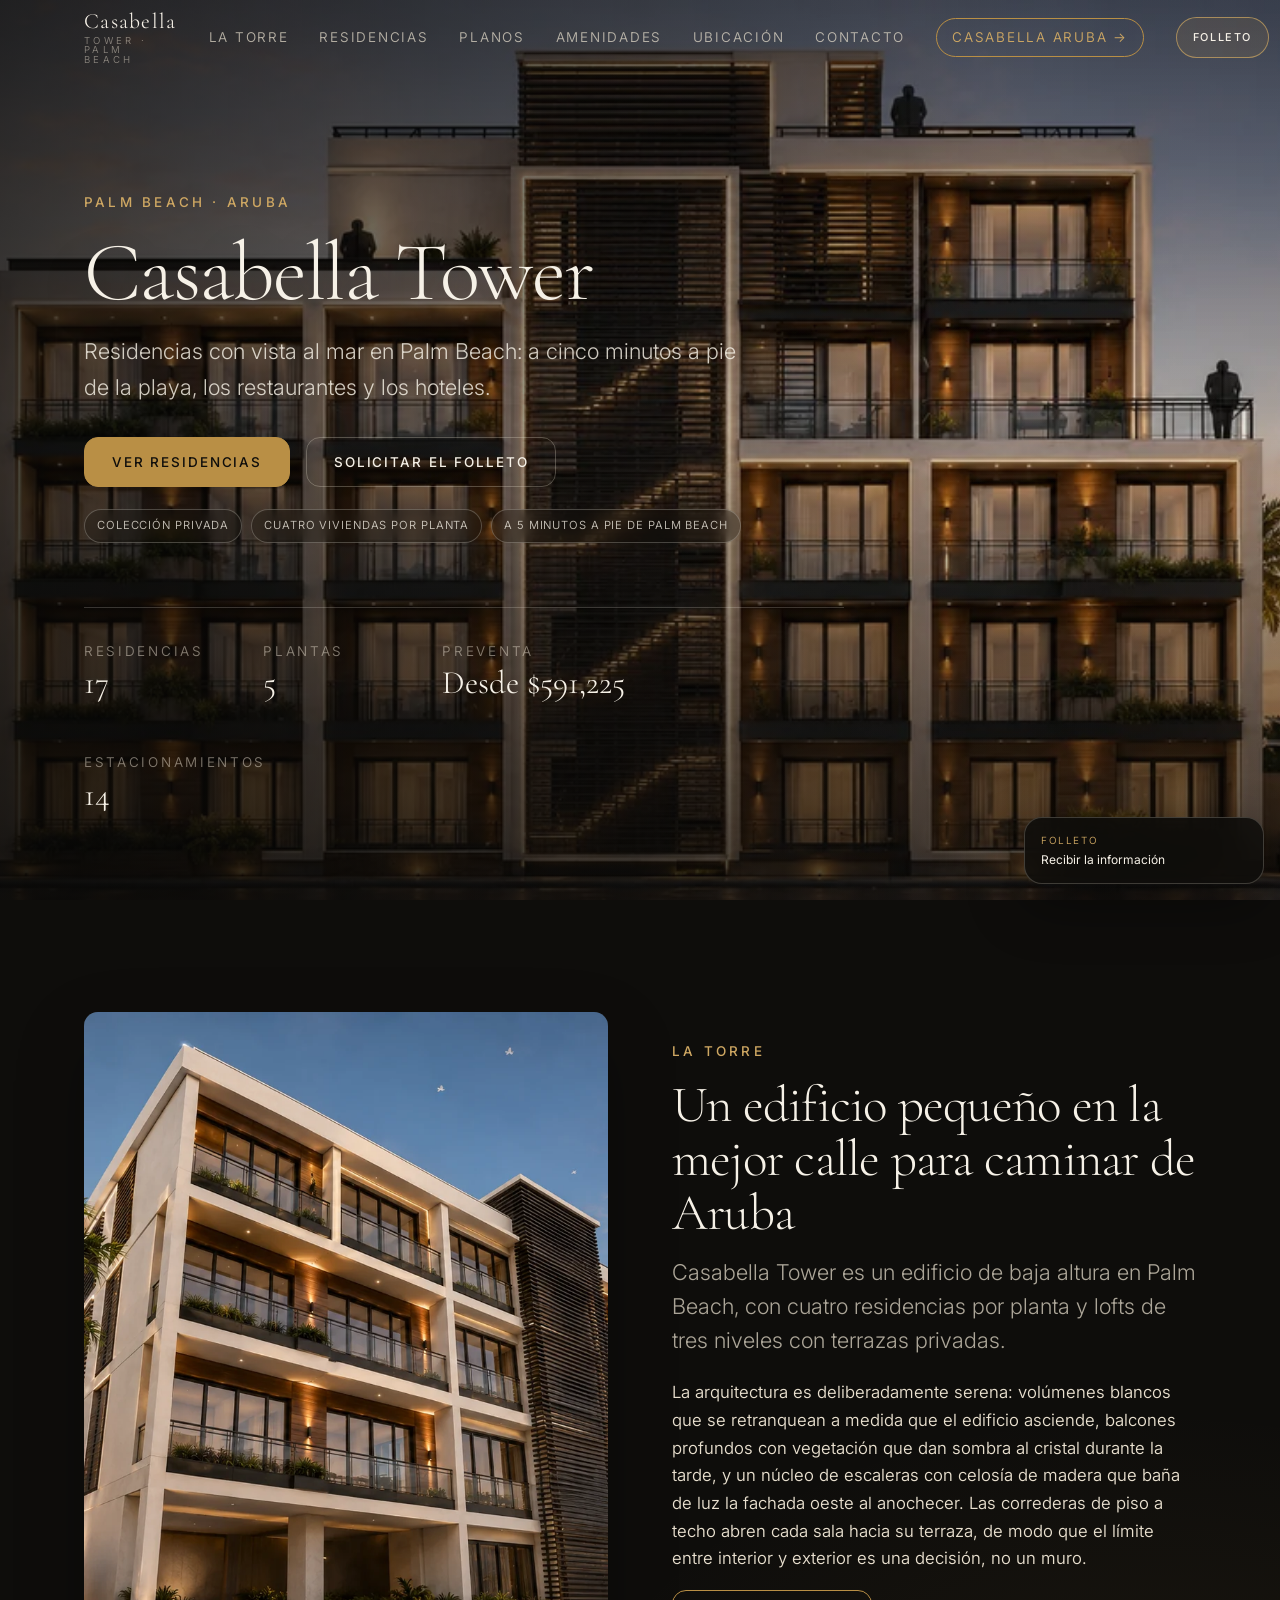
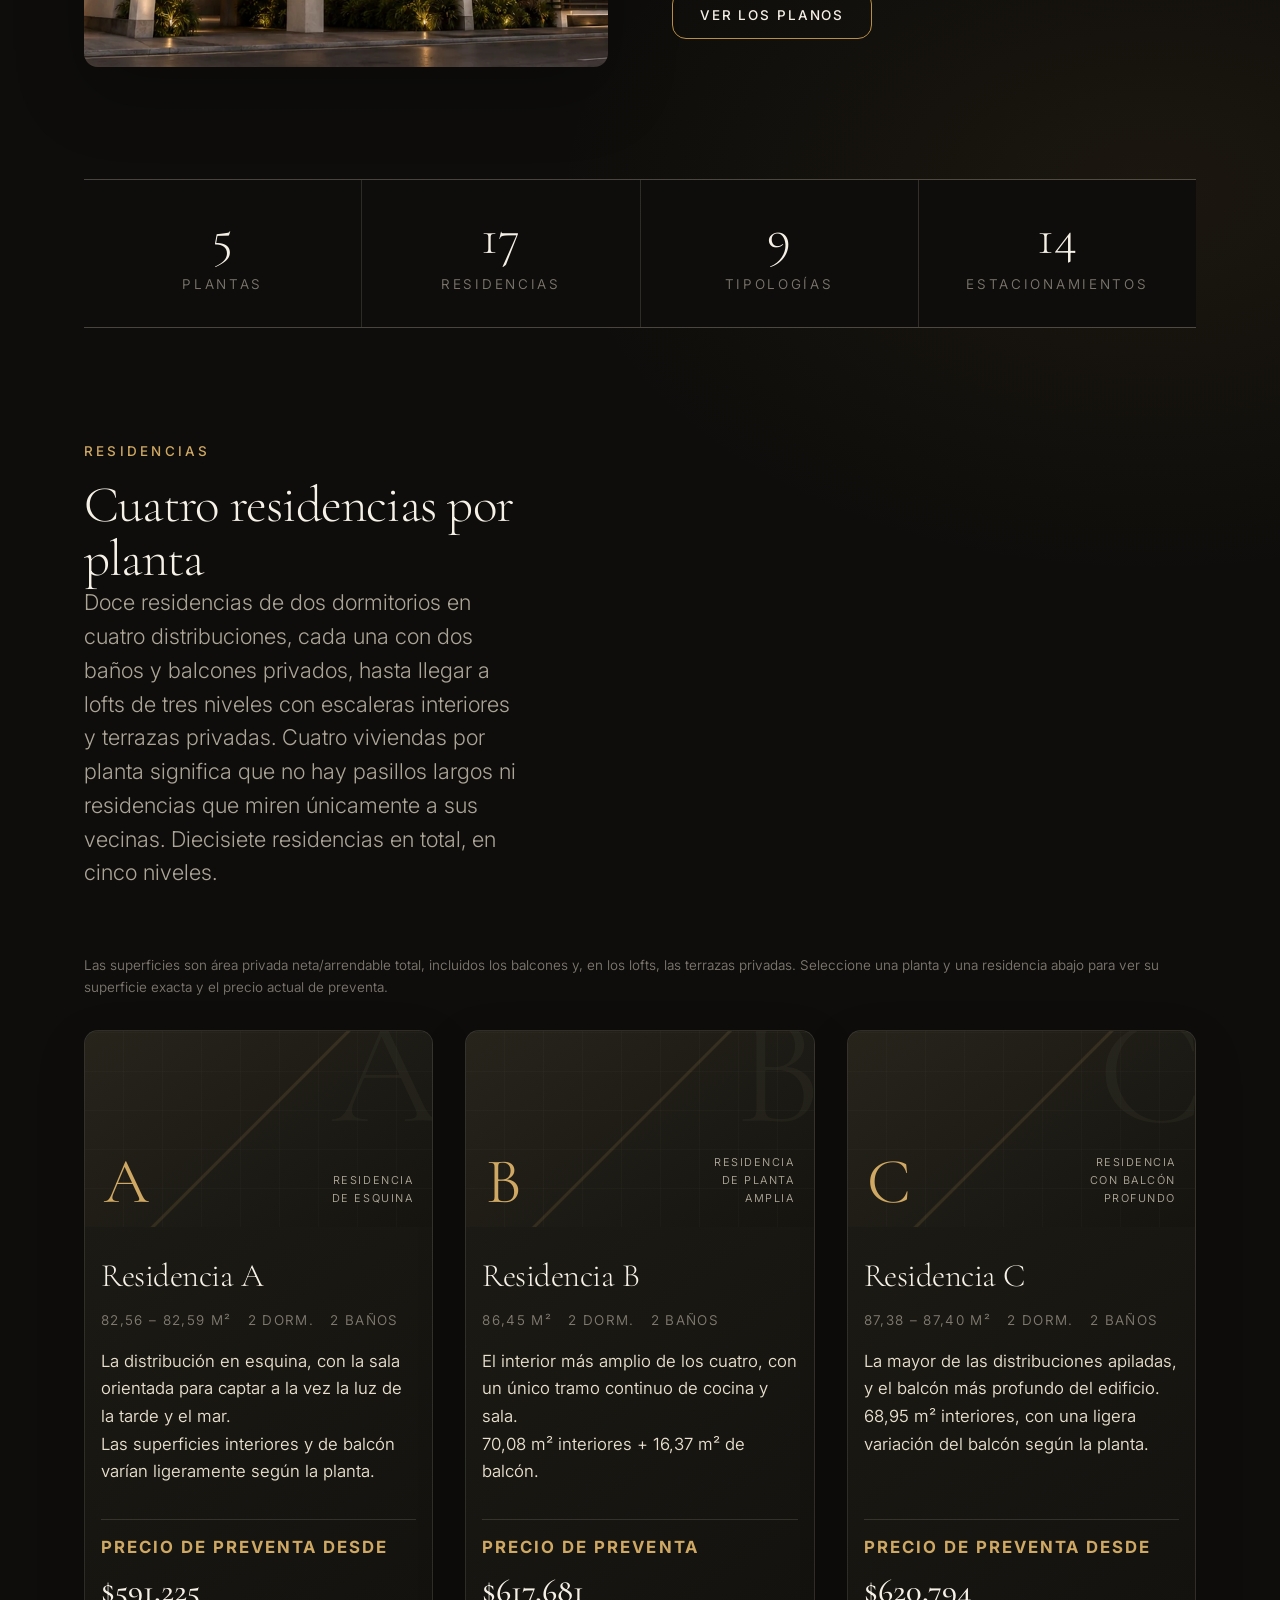
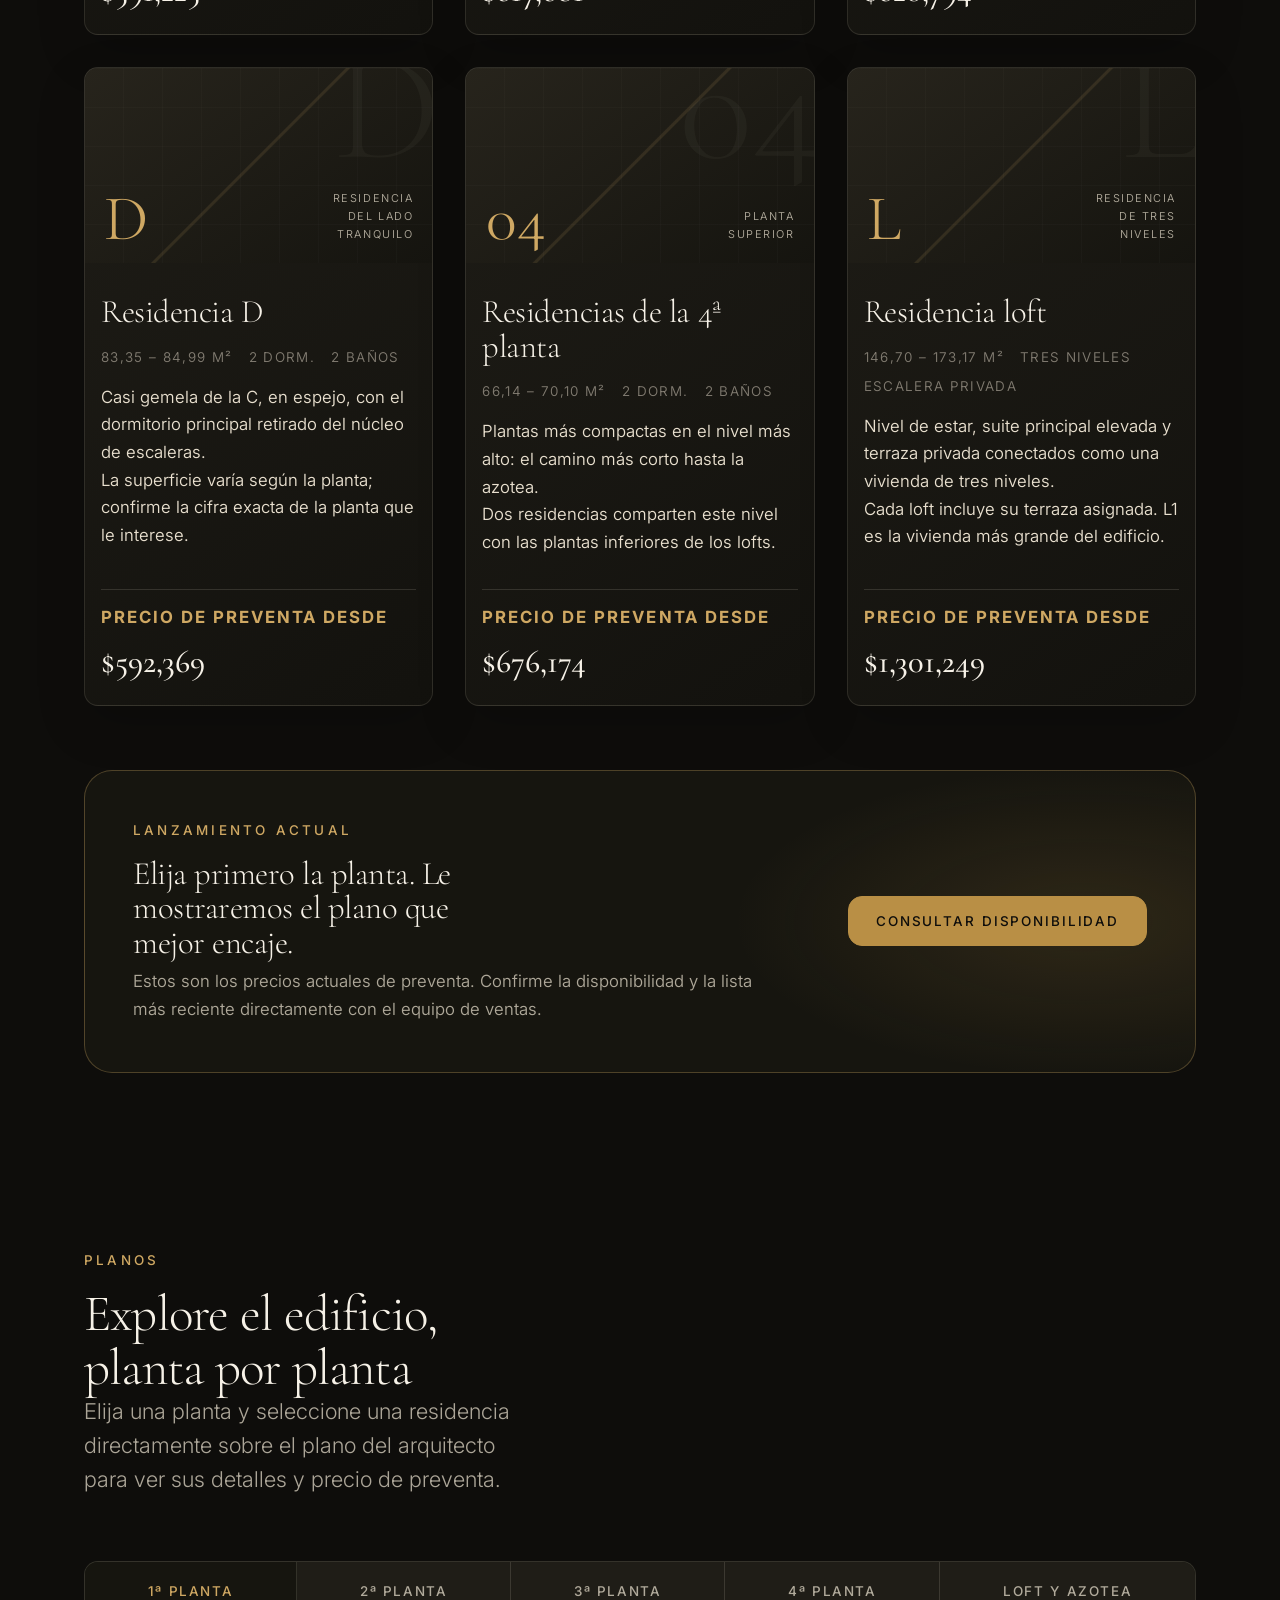
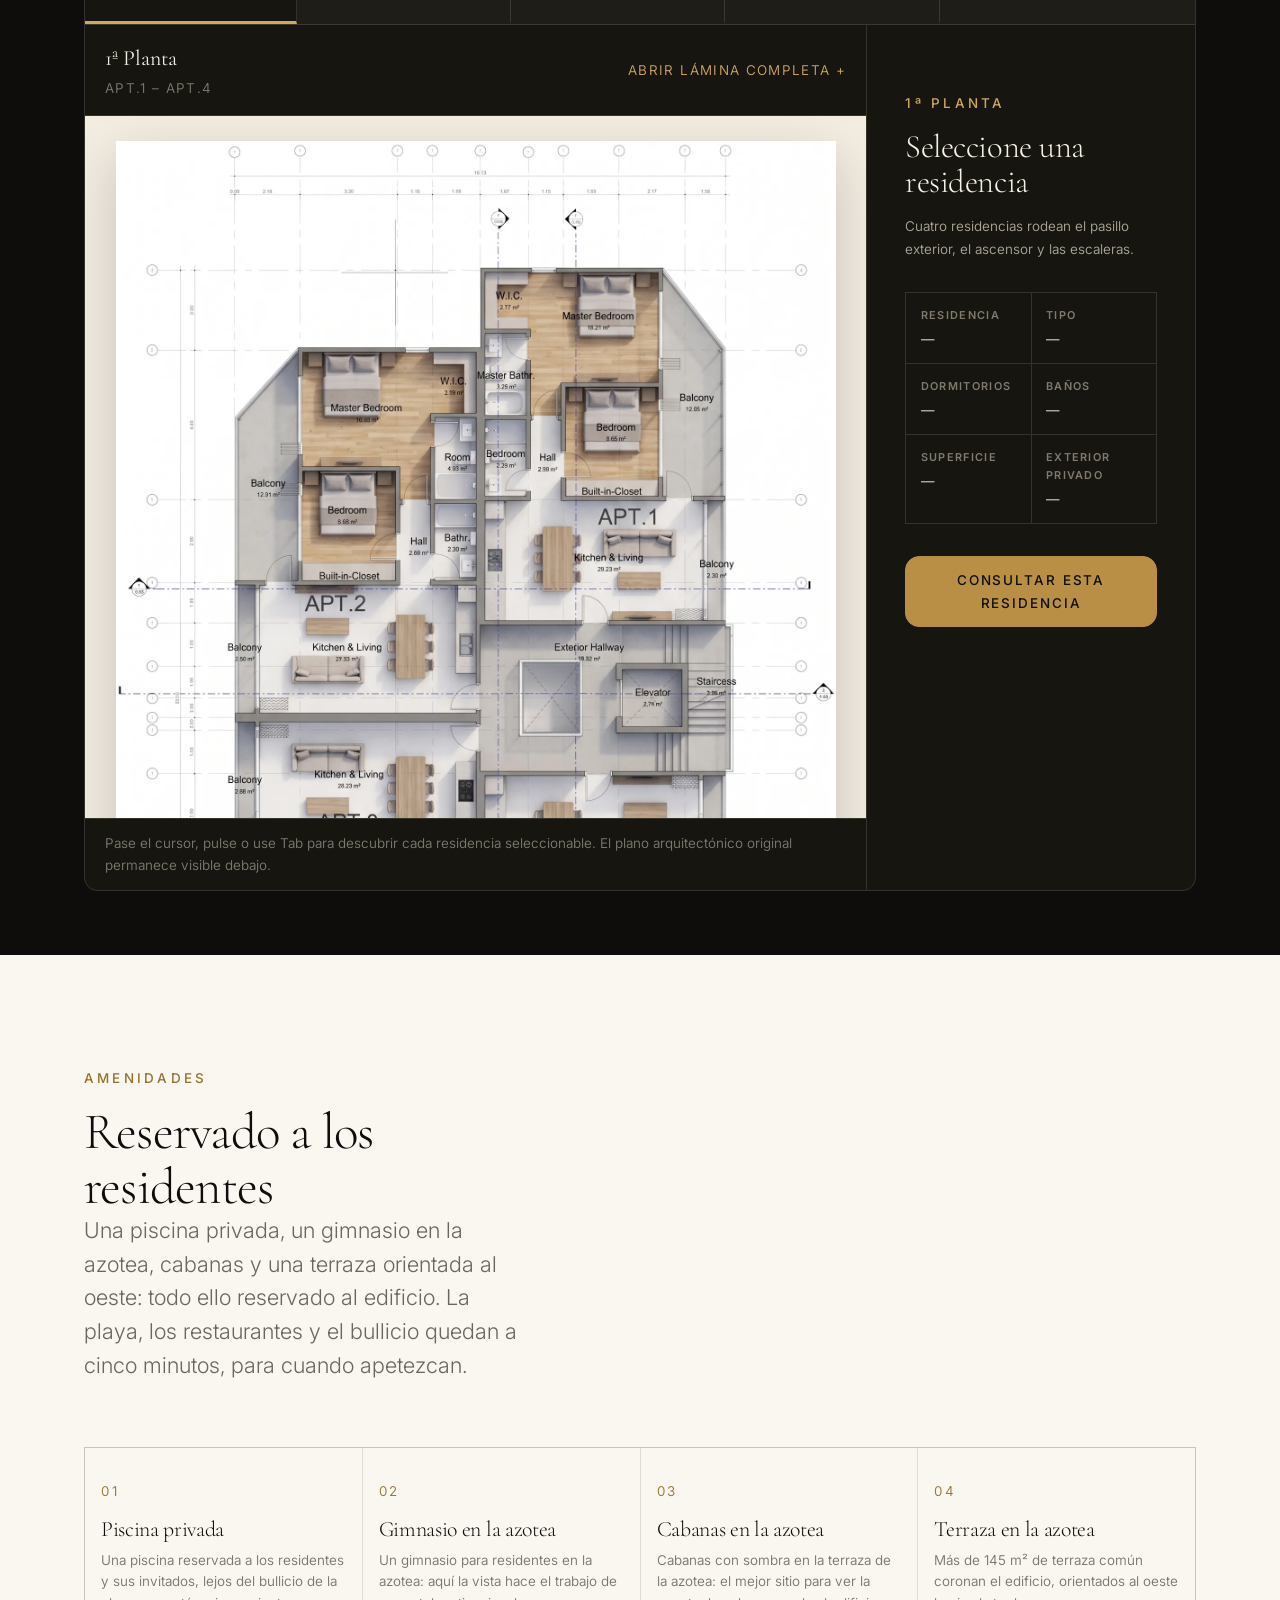
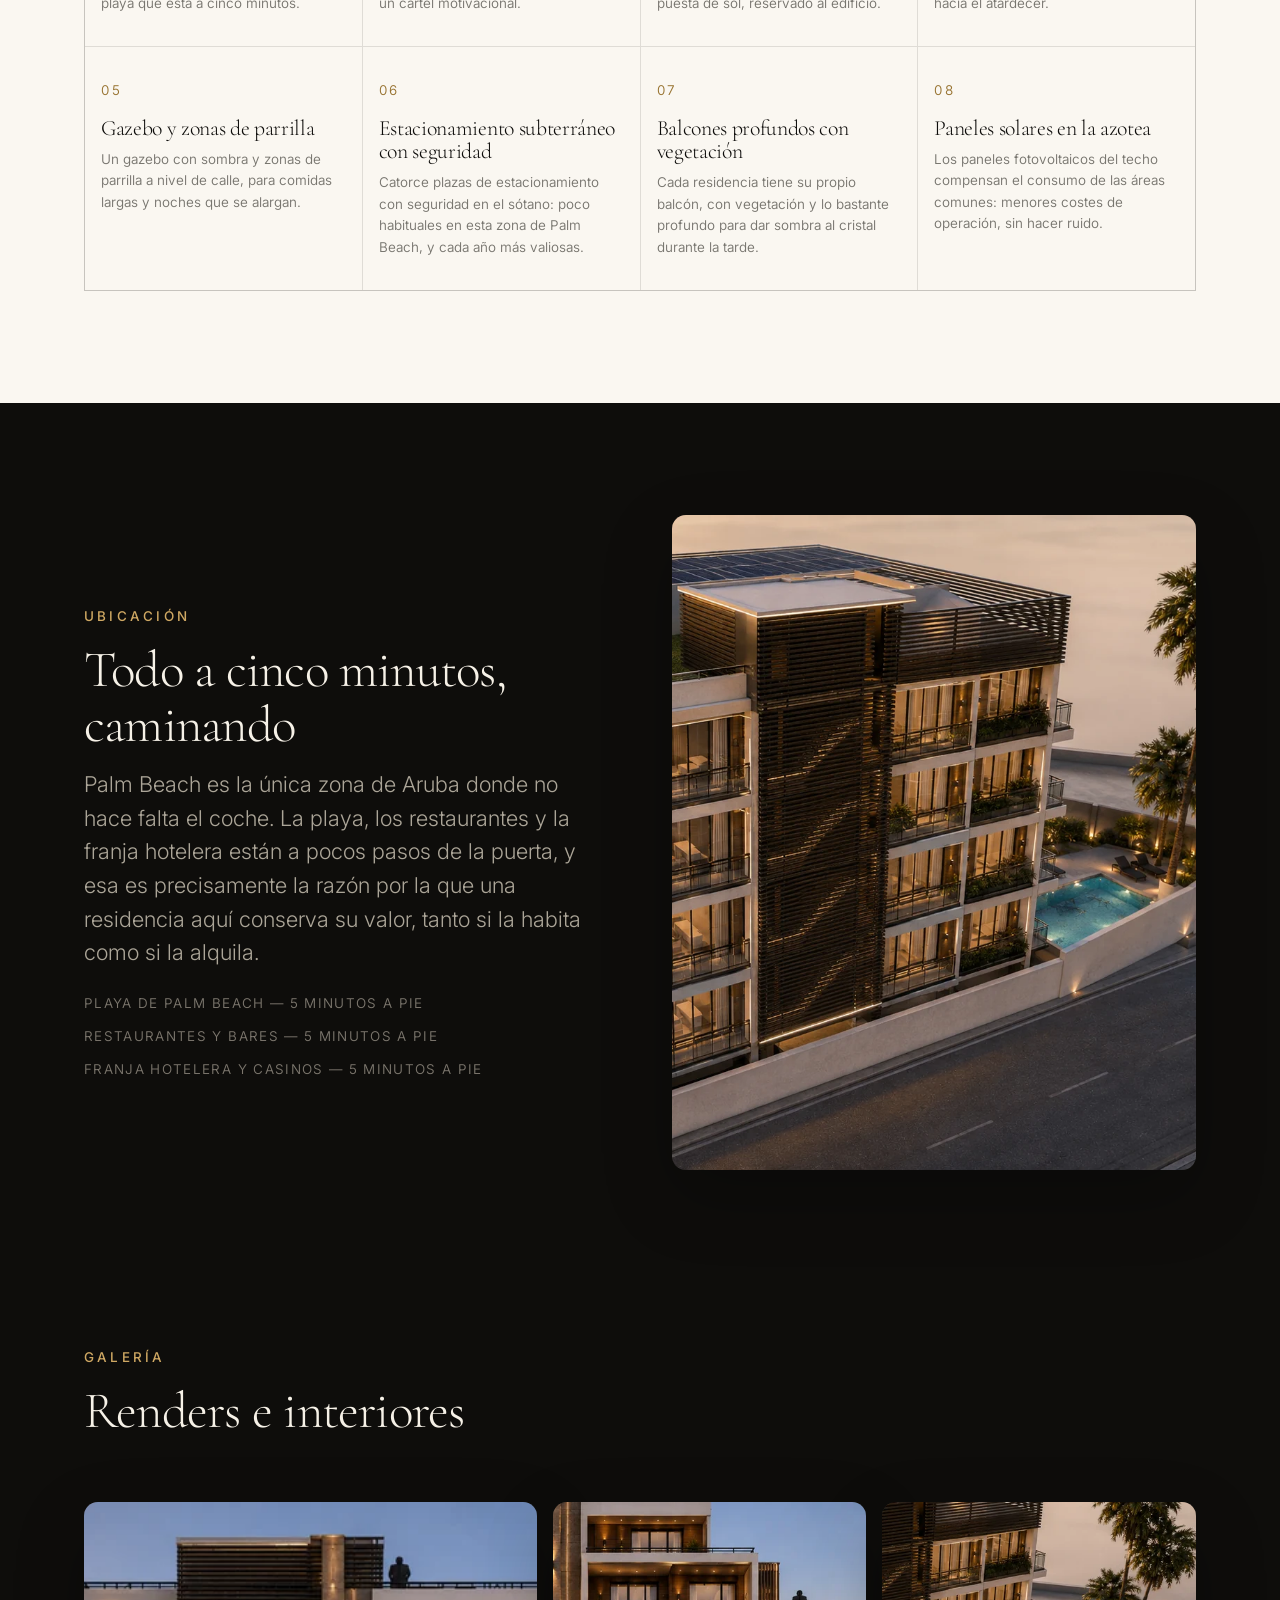
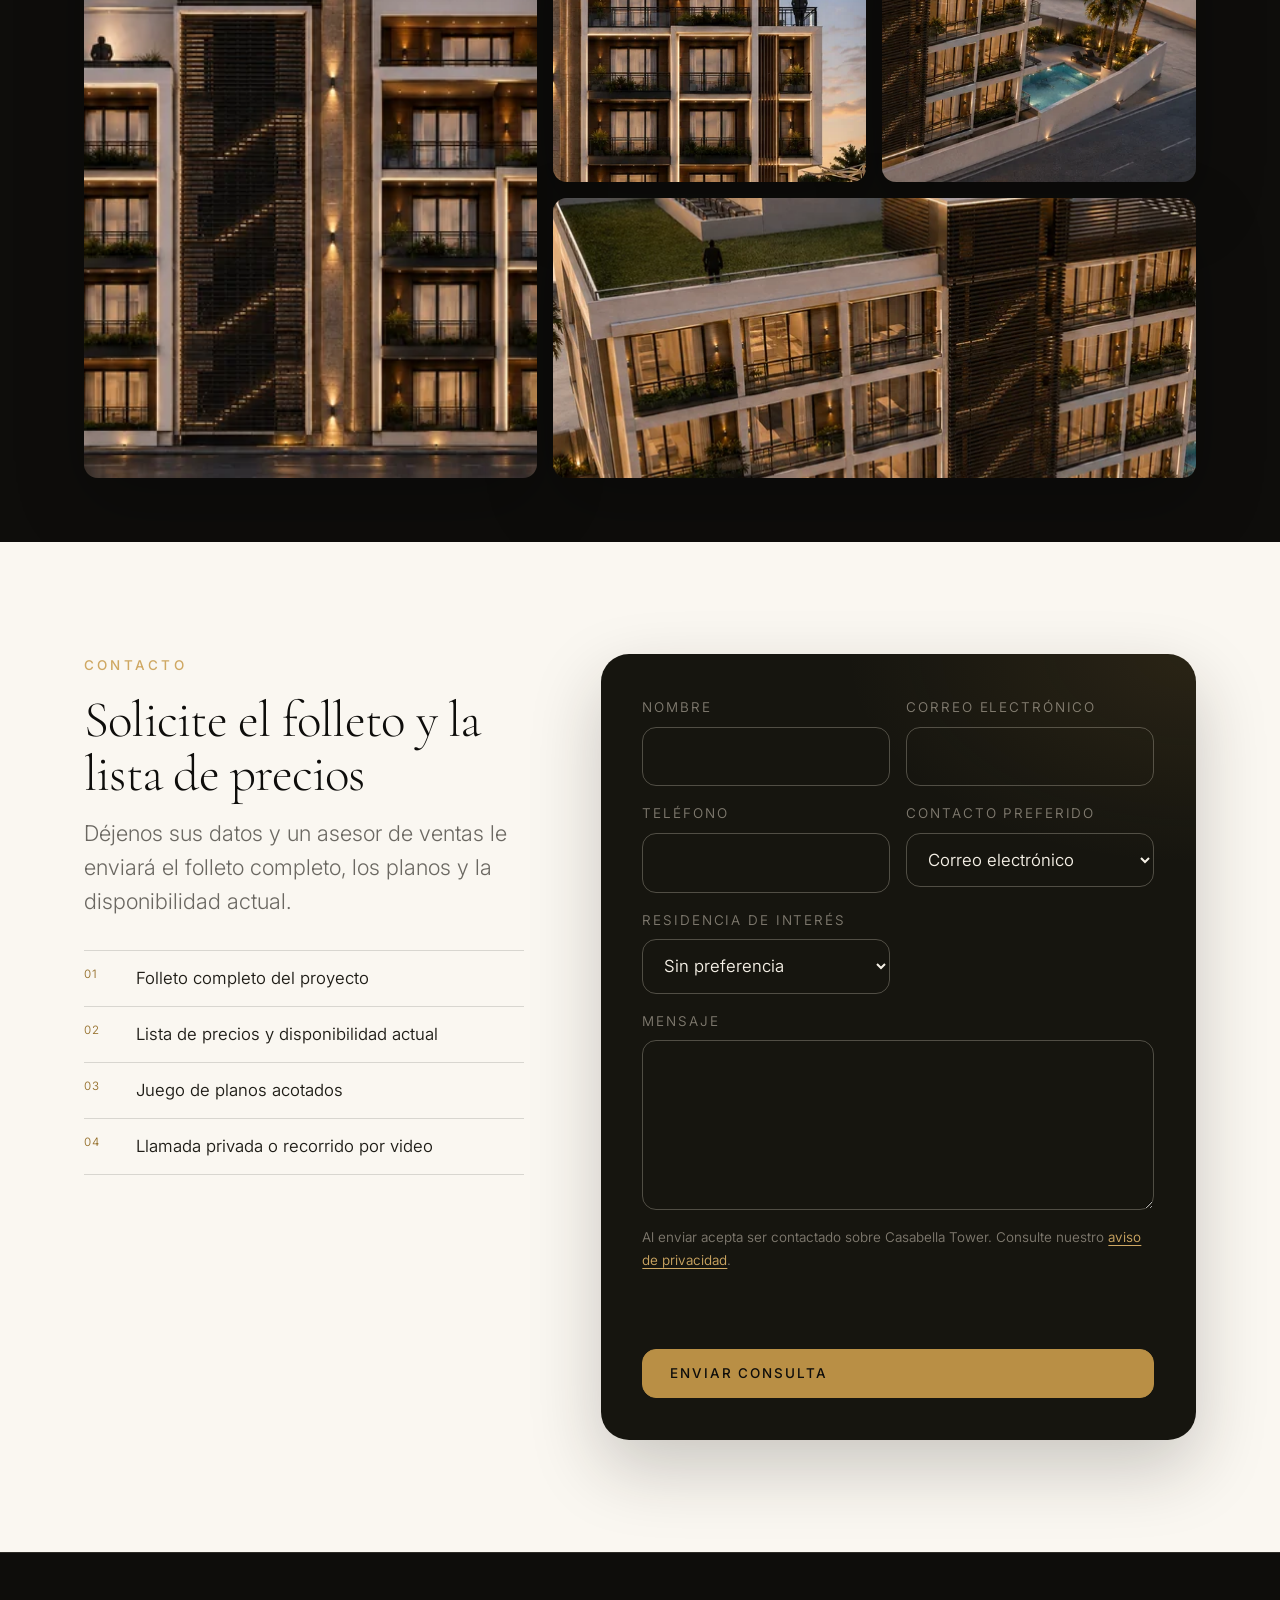
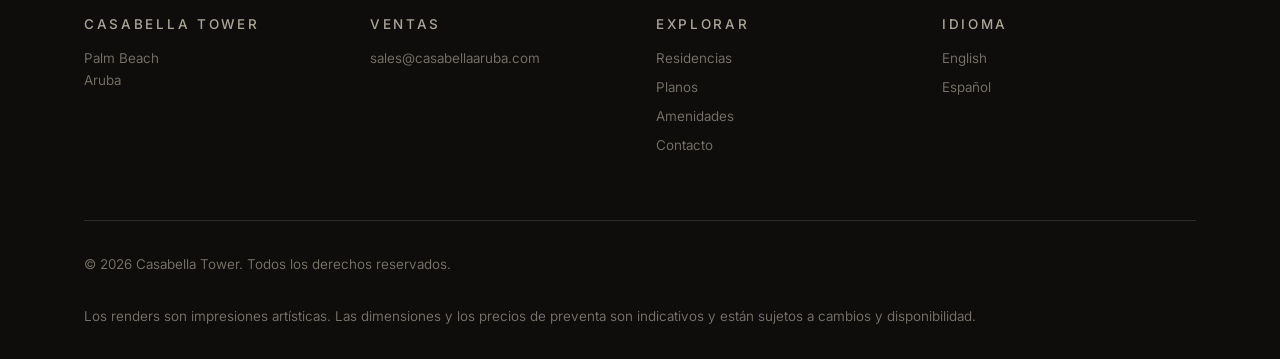
<file: tower/es/index.html>
<!DOCTYPE html>
<html lang="es">
  <head>
    <meta charset="utf-8" />
    <meta name="viewport" content="width=device-width, initial-scale=1" />

    <title>Casabella Tower — Condominios con Vista al Mar en Palm Beach, Aruba</title>
    <meta
      name="description"
      content="Residencias de lujo con vista al mar en Palm Beach, Aruba. Condominios de dos dormitorios y residencias loft de tres niveles con terrazas privadas, a cinco minutos a pie de la playa, restaurantes y hoteles."
    />

    <link rel="canonical" href="https://casabellaaruba.com/tower/es/" />
    <link rel="alternate" hreflang="en" href="https://casabellaaruba.com/tower/" />
    <link rel="alternate" hreflang="es" href="https://casabellaaruba.com/tower/es/" />
    <link rel="alternate" hreflang="x-default" href="https://casabellaaruba.com/tower/" />

    <meta property="og:type" content="website" />
    <meta property="og:locale" content="es" />
    <meta property="og:locale:alternate" content="en" />
    <meta property="og:url" content="https://casabellaaruba.com/tower/es/" />
    <meta property="og:site_name" content="Casabella Tower" />
    <meta property="og:title" content="Casabella Tower — Residencias en venta" />
    <meta
      property="og:description"
      content="Residencias de dos dormitorios y lofts de tres niveles con terrazas privadas en Palm Beach, Aruba, a cinco minutos a pie de la playa, restaurantes y hoteles."
    />
    <meta property="og:image" content="https://casabellaaruba.com/tower/assets/img/og-cover.jpg" />
    <meta name="twitter:card" content="summary_large_image" />

    <link rel="icon" href="/tower/assets/img/favicon.svg" type="image/svg+xml" />
    <meta name="theme-color" content="#0e0d0b" />

    <link rel="preconnect" href="https://fonts.googleapis.com" />
    <link rel="preconnect" href="https://fonts.gstatic.com" crossorigin />
    <link
      href="https://fonts.googleapis.com/css2?family=Cormorant+Garamond:wght@300;400&family=Inter:wght@300;400;500&display=swap"
      rel="stylesheet"
    />
    <link rel="stylesheet" href="/tower/css/styles.css?v=20260828-1" />

    <script type="application/ld+json">
      {
        "@context": "https://schema.org",
        "@type": "ApartmentComplex",
        "name": "Casabella Tower",
        "url": "https://casabellaaruba.com/tower/es/",
        "numberOfAccommodationUnits": "17",
        "numberOfFloors": "5",
        "address": {
          "@type": "PostalAddress",
          "addressLocality": "Palm Beach",
          "addressCountry": "AW"
        },
        "email": "sales@casabellaaruba.com"
      }
    </script>

    <script src="/tower/js/main.js?v=20260827-1" defer></script>
  </head>

  <body>
    <a class="skip-link" href="#main">Ir al contenido</a>

    <header class="site-header">
      <div class="shell">
        <a class="brand" href="/tower/es/">
          <span class="brand__name">Casabella</span>
          <span class="brand__tag">Tower · Palm Beach</span>
        </a>

        <nav class="nav" id="primary-nav" aria-label="Principal">
          <a href="#tower">La Torre</a>
          <a href="#residences">Residencias</a>
          <a href="#floorplans">Planos</a>
          <a href="#amenities">Amenidades</a>
          <a href="#location">Ubicación</a>
          <a href="#enquire">Contacto</a>
          <a class="nav__home" href="/">Casabella Aruba &rarr;</a>
        </nav>

        <div class="header-actions">
          <button class="header-enquire" type="button" data-open-enquiry>
            Folleto
          </button>
          <p class="lang-switch">
            <a href="/tower/" hreflang="en">EN</a>
            <span aria-hidden="true">/</span>
            <a href="/tower/es/" class="is-active" hreflang="es">ES</a>
          </p>
          <button
            class="nav-toggle"
            type="button"
            aria-expanded="false"
            aria-controls="primary-nav"
            aria-label="Menú"
          >
            <span></span><span></span><span></span>
          </button>
        </div>
      </div>
    </header>

    <main id="main">
      <!-- ── Hero ─────────────────────────────────────────────────────── -->
      <section class="hero" id="top">
        <div class="hero__media">
          <picture>
            <!-- Portrait viewports: the 2.4:1 landscape render survives a 9:19.5
                 crop as a ~19% strip. This 2:3 crop of the west corner view
                 keeps the whole building in frame instead. -->
            <source
              media="(orientation: portrait)"
              type="image/webp"
              sizes="100vw"
              srcset="
                /tower/assets/img/hero-portrait@420.webp 420w,
                /tower/assets/img/hero-portrait.webp     627w
              "
            />
            <source
              media="(orientation: portrait)"
              type="image/jpeg"
              sizes="100vw"
              srcset="
                /tower/assets/img/hero-portrait@420.jpg 420w,
                /tower/assets/img/hero-portrait.jpg     627w
              "
            />
            <source
              type="image/webp"
              sizes="100vw"
              srcset="
                /tower/assets/img/hero@768.webp   768w,
                /tower/assets/img/hero@1280.webp 1280w,
                /tower/assets/img/hero.webp      1945w
              "
            />
            <img
              src="/tower/assets/img/hero.jpg"
              sizes="100vw"
              srcset="
                /tower/assets/img/hero@768.jpg   768w,
                /tower/assets/img/hero@1280.jpg 1280w,
                /tower/assets/img/hero.jpg      1945w
              "
              width="1945"
              height="808"
              alt="Casabella Tower al atardecer: la fachada oeste de cinco plantas iluminada desde el interior, con balcones ajardinados, un núcleo de escaleras con celosía de madera y palmeras sobre un cielo de puesta de sol."
              fetchpriority="high"
              decoding="async"
            />
          </picture>
        </div>

        <div class="hero__inner shell">
          <p class="eyebrow">Palm Beach · Aruba</p>
          <h1>Casabella Tower</h1>
          <p class="hero__sub">Residencias con vista al mar en Palm Beach: a cinco minutos a pie de la playa, los restaurantes y los hoteles.</p>

          <div class="hero__actions">
            <a class="btn btn--solid" href="#residences">Ver residencias</a>
            <button class="btn btn--ghost" type="button" data-open-enquiry>Solicitar el folleto</button>
          </div>

          <div class="hero__proof" aria-label="Aspectos destacados del proyecto">
            <span>Colección privada</span>
            <span>Cuatro viviendas por planta</span>
            <span>A 5 minutos a pie de Palm Beach</span>
          </div>

          <dl class="hero__meta">
            <div>
              <dt>Residencias</dt>
              <dd>17</dd>
            </div>
            <div>
              <dt>Plantas</dt>
              <dd>5</dd>
            </div>
            <div>
              <dt>Preventa</dt>
              <dd>Desde $591,225</dd>
            </div>
            <div>
              <dt>Estacionamientos</dt>
              <dd>14</dd>
            </div>
          </dl>
        </div>
      </section>

      <!-- ── La Torre ─────────────────────────────────────────────────── -->
      <section class="section" id="tower">
        <div class="shell">
          <div class="split">
            <div class="split__media" data-reveal>
              <picture>
                <source
                  type="image/webp"
                  sizes="(min-width: 1024px) 510px, (min-width: 760px) 46vw, 92vw"
                  srcset="
                    /tower/assets/img/tower-exterior@480.webp 480w,
                    /tower/assets/img/tower-exterior.webp     752w
                  "
                />
                <img
                  src="/tower/assets/img/tower-exterior.jpg"
                  sizes="(min-width: 1024px) 510px, (min-width: 760px) 46vw, 92vw"
                  srcset="
                    /tower/assets/img/tower-exterior@480.jpg 480w,
                    /tower/assets/img/tower-exterior.jpg     752w
                  "
                  width="752"
                  height="940"
                  alt="La esquina oeste de Casabella Tower al atardecer, vista desde la calle: cuatro niveles de balcones profundos con vegetación sobre una planta baja abierta de acceso, con el núcleo de escaleras de celosía de madera ascendiendo a la derecha."
                  loading="lazy"
                  decoding="async"
                />
              </picture>
            </div>
            <div class="split__body" data-reveal>
              <p class="eyebrow">La Torre</p>
              <h2>Un edificio pequeño en la mejor calle para caminar de Aruba</h2>
              <p class="lede">Casabella Tower es un edificio de baja altura en Palm Beach, con cuatro residencias por planta y lofts de tres niveles con terrazas privadas.</p>
              <p>La arquitectura es deliberadamente serena: volúmenes blancos que se retranquean a medida que el edificio asciende, balcones profundos con vegetación que dan sombra al cristal durante la tarde, y un núcleo de escaleras con celosía de madera que baña de luz la fachada oeste al anochecer. Las correderas de piso a techo abren cada sala hacia su terraza, de modo que el límite entre interior y exterior es una decisión, no un muro.</p>
              <p><a class="btn" href="#residences">Ver los planos</a></p>
            </div>
          </div>
        </div>
      </section>

      <div class="shell">
        <ul class="stats" data-reveal>
          <li><strong>5</strong><span>Plantas</span></li>
          <li><strong>17</strong><span>Residencias</span></li>
          <li><strong>9</strong><span>Tipologías</span></li>
          <li><strong>14</strong><span>Estacionamientos</span></li>
        </ul>
      </div>

      <!-- ── Residencias ──────────────────────────────────────────────── -->
      <section class="section" id="residences">
        <div class="shell">
          <div class="section-head" data-reveal>
            <p class="eyebrow">Residencias</p>
            <h2>Cuatro residencias por planta</h2>
            <p class="lede">Doce residencias de dos dormitorios en cuatro distribuciones, cada una con dos baños y balcones privados, hasta llegar a lofts de tres niveles con escaleras interiores y terrazas privadas. Cuatro viviendas por planta significa que no hay pasillos largos ni residencias que miren únicamente a sus vecinas. Diecisiete residencias en total, en cinco niveles.</p>
          </div>

          <p class="form__note" style="margin-bottom: var(--gap-md)">Las superficies son área privada neta/arrendable total, incluidos los balcones y, en los lofts, las terrazas privadas. Seleccione una planta y una residencia abajo para ver su superficie exacta y el precio actual de preventa.</p>
          <div class="cards">
            <article class="card" data-reveal>
              <div class="card__media" data-unit="A" aria-hidden="true">
                <span class="card__monogram">A</span><span class="card__level">Residencia de esquina</span>
              </div>
              <div class="card__body">
                <h3>Residencia A</h3>
                <ul class="card__specs">
                  <li>82,56 – 82,59 m²</li>
                  <li>2 dorm.</li>
                  <li>2 baños</li>
                </ul>
                <p>La distribución en esquina, con la sala orientada para captar a la vez la luz de la tarde y el mar.<br />Las superficies interiores y de balcón varían ligeramente según la planta.</p>
                <p class="card__price"><span>Precio de preventa desde</span><strong>$591,225</strong></p>
              </div>
            </article>

            <article class="card" data-reveal>
              <div class="card__media" data-unit="B" aria-hidden="true">
                <span class="card__monogram">B</span><span class="card__level">Residencia de planta amplia</span>
              </div>
              <div class="card__body">
                <h3>Residencia B</h3>
                <ul class="card__specs">
                  <li>86,45 m²</li>
                  <li>2 dorm.</li>
                  <li>2 baños</li>
                </ul>
                <p>El interior más amplio de los cuatro, con un único tramo continuo de cocina y sala.<br />70,08 m² interiores + 16,37 m² de balcón.</p>
                <p class="card__price"><span>Precio de preventa</span><strong>$617,681</strong></p>
              </div>
            </article>

            <article class="card" data-reveal>
              <div class="card__media" data-unit="C" aria-hidden="true">
                <span class="card__monogram">C</span><span class="card__level">Residencia con balcón profundo</span>
              </div>
              <div class="card__body">
                <h3>Residencia C</h3>
                <ul class="card__specs">
                  <li>87,38 – 87,40 m²</li>
                  <li>2 dorm.</li>
                  <li>2 baños</li>
                </ul>
                <p>La mayor de las distribuciones apiladas, y el balcón más profundo del edificio.<br />68,95 m² interiores, con una ligera variación del balcón según la planta.</p>
                <p class="card__price"><span>Precio de preventa desde</span><strong>$620,794</strong></p>
              </div>
            </article>

            <article class="card" data-reveal>
              <div class="card__media" data-unit="D" aria-hidden="true">
                <span class="card__monogram">D</span><span class="card__level">Residencia del lado tranquilo</span>
              </div>
              <div class="card__body">
                <h3>Residencia D</h3>
                <ul class="card__specs">
                  <li>83,35 – 84,99 m²</li>
                  <li>2 dorm.</li>
                  <li>2 baños</li>
                </ul>
                <p>Casi gemela de la C, en espejo, con el dormitorio principal retirado del núcleo de escaleras.<br />La superficie varía según la planta; confirme la cifra exacta de la planta que le interese.</p>
                <p class="card__price"><span>Precio de preventa desde</span><strong>$592,369</strong></p>
              </div>
            </article>

            <article class="card" data-reveal>
              <div class="card__media" data-unit="04" aria-hidden="true">
                <span class="card__monogram">04</span><span class="card__level">Planta superior</span>
              </div>
              <div class="card__body">
                <h3>Residencias de la 4ª planta</h3>
                <ul class="card__specs">
                  <li>66,14 – 70,10 m²</li>
                  <li>2 dorm.</li>
                  <li>2 baños</li>
                </ul>
                <p>Plantas más compactas en el nivel más alto: el camino más corto hasta la azotea.<br />Dos residencias comparten este nivel con las plantas inferiores de los lofts.</p>
                <p class="card__price"><span>Precio de preventa desde</span><strong>$676,174</strong></p>
              </div>
            </article>

            <article class="card" data-reveal>
              <div class="card__media" data-unit="L" aria-hidden="true">
                <span class="card__monogram">L</span><span class="card__level">Residencia de tres niveles</span>
              </div>
              <div class="card__body">
                <h3>Residencia loft</h3>
                <ul class="card__specs">
                  <li>146,70 – 173,17 m²</li>
                  <li>Tres niveles</li>
                  <li>Escalera privada</li>
                </ul>
                <p>Nivel de estar, suite principal elevada y terraza privada conectados como una vivienda de tres niveles.<br />Cada loft incluye su terraza asignada. L1 es la vivienda más grande del edificio.</p>
                <p class="card__price"><span>Precio de preventa desde</span><strong>$1,301,249</strong></p>
              </div>
            </article>
          </div>

          <aside class="release-note" data-reveal>
            <div>
              <p class="eyebrow">Lanzamiento actual</p>
              <h3>Elija primero la planta. Le mostraremos el plano que mejor encaje.</h3>
              <p>Estos son los precios actuales de preventa. Confirme la disponibilidad y la lista más reciente directamente con el equipo de ventas.</p>
            </div>
            <button class="btn btn--solid" type="button" data-open-enquiry>Consultar disponibilidad</button>
          </aside>
        </div>
      </section>


      <!-- ── Floor plans ───────────────────────────── -->
      <section class="section section--tight" id="floorplans">
        <div class="shell">
          <div class="section-head" data-reveal>
            <p class="eyebrow">Planos</p>
            <h2>Explore el edificio, planta por planta</h2>
            <p class="lede">Elija una planta y seleccione una residencia directamente sobre el plano del arquitecto para ver sus detalles y precio de preventa.</p>
          </div>

          <div class="floor-explorer" data-floor-explorer data-reveal>
            <div class="floor-explorer__tabs" role="tablist" aria-label="Seleccionar una planta">
              <button type="button" role="tab" aria-selected="true" data-floor="1">1ª Planta</button>
              <button type="button" role="tab" aria-selected="false" data-floor="2">2ª Planta</button>
              <button type="button" role="tab" aria-selected="false" data-floor="3">3ª Planta</button>
              <button type="button" role="tab" aria-selected="false" data-floor="4">4ª Planta</button>
              <button type="button" role="tab" aria-selected="false" data-floor="loft">Loft y azotea</button>
            </div>

            <div class="floor-explorer__layout">
              <div class="floor-explorer__plan">
                <div class="floor-explorer__bar">
                  <div><strong data-floor-name>1ª Planta</strong><span data-floor-units>APT.1 – APT.4</span></div>
                  <a href="/tower/assets/img/floorplans/floor-1@1200.webp" target="_blank" rel="noopener" data-floor-full>Abrir lámina completa &plus;</a>
                </div>
                <div class="floor-explorer__viewport">
                  <div class="floor-explorer__canvas">
                    <img src="/tower/assets/img/floorplans/floor-1.webp" width="1600" height="2648" loading="lazy" decoding="async" alt="Plano arquitectónico de la 1ª Planta con APT.1 a APT.4" data-floor-image />
                    <svg class="floor-explorer__overlay" viewBox="0 0 1600 2648" preserveAspectRatio="none" aria-label="Residencias seleccionables en el plano de la 1ª Planta" data-floor-overlay></svg>
                  </div>
                </div>
                <p class="floor-explorer__hint">Pase el cursor, pulse o use Tab para descubrir cada residencia seleccionable. El plano arquitectónico original permanece visible debajo.</p>
              </div>

              <aside class="floor-explorer__details" aria-live="polite" data-unit-panel>
                <p class="eyebrow" data-unit-kicker>1ª Planta</p>
                <h3 data-unit-title>Seleccione una residencia</h3>
                <p class="floor-explorer__intro" data-unit-intro>Cuatro residencias rodean el pasillo exterior, el ascensor y las escaleras. Seleccione una vivienda para comparar su plano y precio.</p>
                <dl class="floor-explorer__facts">
                  <div><dt>Residencia</dt><dd data-unit-id>—</dd></div>
                  <div><dt>Tipo</dt><dd data-unit-type>—</dd></div>
                  <div><dt>Dormitorios</dt><dd data-unit-beds>—</dd></div>
                  <div><dt>Baños</dt><dd data-unit-baths>—</dd></div>
                  <div><dt>Superficie</dt><dd data-unit-area>—</dd></div>
                  <div><dt>Exterior privado</dt><dd data-unit-outdoor>—</dd></div>
                </dl>
                <div class="floor-explorer__price" data-unit-price-wrap hidden>
                  <span>Precio de preventa</span>
                  <strong data-unit-price></strong>
                  <small>Indicativo y sujeto a cambios y disponibilidad.</small>
                </div>
                <a class="btn btn--solid floor-explorer__cta" href="#enquire" data-plan-enquire hidden>Consultar esta residencia</a>
              </aside>
            </div>
          </div>
        </div>
      </section>

      <!-- ── Amenidades ───────────────────────────────────────────────── -->
      <section class="section section--light" id="amenities">
        <div class="shell">
          <div class="section-head" data-reveal>
            <p class="eyebrow">Amenidades</p>
            <h2>Reservado a los residentes</h2>
            <p class="lede">Una piscina privada, un gimnasio en la azotea, cabanas y una terraza orientada al oeste: todo ello reservado al edificio. La playa, los restaurantes y el bullicio quedan a cinco minutos, para cuando apetezcan.</p>
          </div>

          <ul class="amenities">
            <li data-reveal>
              <span class="num">01</span>
              <h3>Piscina privada</h3>
              <p>Una piscina reservada a los residentes y sus invitados, lejos del bullicio de la playa que está a cinco minutos.</p>
            </li>

            <li data-reveal>
              <span class="num">02</span>
              <h3>Gimnasio en la azotea</h3>
              <p>Un gimnasio para residentes en la azotea: aquí la vista hace el trabajo de un cartel motivacional.</p>
            </li>

            <li data-reveal>
              <span class="num">03</span>
              <h3>Cabanas en la azotea</h3>
              <p>Cabanas con sombra en la terraza de la azotea: el mejor sitio para ver la puesta de sol, reservado al edificio.</p>
            </li>

            <li data-reveal>
              <span class="num">04</span>
              <h3>Terraza en la azotea</h3>
              <p>Más de 145 m² de terraza común coronan el edificio, orientados al oeste hacia el atardecer.</p>
            </li>

            <li data-reveal>
              <span class="num">05</span>
              <h3>Gazebo y zonas de parrilla</h3>
              <p>Un gazebo con sombra y zonas de parrilla a nivel de calle, para comidas largas y noches que se alargan.</p>
            </li>

            <li data-reveal>
              <span class="num">06</span>
              <h3>Estacionamiento subterráneo con seguridad</h3>
              <p>Catorce plazas de estacionamiento con seguridad en el sótano: poco habituales en esta zona de Palm Beach, y cada año más valiosas.</p>
            </li>

            <li data-reveal>
              <span class="num">07</span>
              <h3>Balcones profundos con vegetación</h3>
              <p>Cada residencia tiene su propio balcón, con vegetación y lo bastante profundo para dar sombra al cristal durante la tarde.</p>
            </li>

            <li data-reveal>
              <span class="num">08</span>
              <h3>Paneles solares en la azotea</h3>
              <p>Los paneles fotovoltaicos del techo compensan el consumo de las áreas comunes: menores costes de operación, sin hacer ruido.</p>
            </li>
          </ul>
        </div>
      </section>

      <!-- ── Ubicación ────────────────────────────────────────────────── -->
      <section class="section" id="location">
        <div class="shell">
          <div class="split split--reverse">
            <div class="split__media" data-reveal>
              <picture>
                <source
                  type="image/webp"
                  sizes="(min-width: 1024px) 510px, (min-width: 760px) 46vw, 92vw"
                  srcset="
                    /tower/assets/img/location-aerial@480.webp 480w,
                    /tower/assets/img/location-aerial.webp     752w
                  "
                />
                <img
                  src="/tower/assets/img/location-aerial.jpg"
                  sizes="(min-width: 1024px) 510px, (min-width: 760px) 46vw, 92vw"
                  srcset="
                    /tower/assets/img/location-aerial@480.jpg 480w,
                    /tower/assets/img/location-aerial.jpg     752w
                  "
                  width="752"
                  height="941"
                  alt="Casabella Tower vista desde el aire al atardecer: la parcela cerrada sobre su calle de Palm Beach, con la terraza de la piscina y las tumbonas junto al edificio, palmeras en el cierre y la instalación solar en la azotea."
                  loading="lazy"
                  decoding="async"
                />
              </picture>
            </div>
            <div class="split__body" data-reveal>
              <p class="eyebrow">Ubicación</p>
              <h2>Todo a cinco minutos, caminando</h2>
              <p class="lede">Palm Beach es la única zona de Aruba donde no hace falta el coche. La playa, los restaurantes y la franja hotelera están a pocos pasos de la puerta, y esa es precisamente la razón por la que una residencia aquí conserva su valor, tanto si la habita como si la alquila.</p>
              <ul class="card__specs" style="flex-direction: column; gap: 0.8em">
                <li>Playa de Palm Beach — 5 minutos a pie</li>
                <li>Restaurantes y bares — 5 minutos a pie</li>
                <li>Franja hotelera y casinos — 5 minutos a pie</li>
              </ul>
            </div>
          </div>
        </div>
      </section>

      <!-- ── Galería ──────────────────────────────────────────────────── -->
      <section class="section section--tight" id="gallery">
        <div class="shell">
          <div class="section-head" data-reveal>
            <p class="eyebrow">Galería</p>
            <h2>Renders e interiores</h2>
          </div>

          <div class="gallery">
            <figure data-reveal data-gallery data-full="/tower/assets/img/gallery/01-west-elevation.webp" tabindex="0" role="button" aria-label="Ampliar render de la elevación oeste">
              <picture>
                <source
                  type="image/webp"
                  sizes="(min-width: 1120px) 262px, (min-width: 600px) 45vw, 90vw"
                  srcset="
                    /tower/assets/img/gallery/01-west-elevation@640.webp  640w,
                    /tower/assets/img/gallery/01-west-elevation.webp     1287w
                  "
                />
                <img
                  src="/tower/assets/img/gallery/01-west-elevation.jpg"
                  sizes="(min-width: 1120px) 262px, (min-width: 600px) 45vw, 90vw"
                  srcset="
                    /tower/assets/img/gallery/01-west-elevation@640.jpg  640w,
                    /tower/assets/img/gallery/01-west-elevation.jpg     1287w
                  "
                  width="1287"
                  height="858"
                  alt="La fachada oeste completa de Casabella Tower al atardecer: volúmenes blancos escalonados y balcones ajardinados iluminados a ambos lados del núcleo de escaleras de madera."
                  loading="lazy"
                  decoding="async"
                />
              </picture>
            </figure>

            <figure data-reveal data-gallery data-full="/tower/assets/img/gallery/02-penthouse-terraces.webp" tabindex="0" role="button" aria-label="Ampliar render de las terrazas del ático">
              <picture>
                <source
                  type="image/webp"
                  sizes="(min-width: 1120px) 262px, (min-width: 600px) 45vw, 90vw"
                  srcset="
                    /tower/assets/img/gallery/02-penthouse-terraces@400.webp 400w,
                    /tower/assets/img/gallery/02-penthouse-terraces.webp     643w
                  "
                />
                <img
                  src="/tower/assets/img/gallery/02-penthouse-terraces.jpg"
                  sizes="(min-width: 1120px) 262px, (min-width: 600px) 45vw, 90vw"
                  srcset="
                    /tower/assets/img/gallery/02-penthouse-terraces@400.jpg 400w,
                    /tower/assets/img/gallery/02-penthouse-terraces.jpg     643w
                  "
                  width="643"
                  height="858"
                  alt="Las residencias superiores de Casabella Tower se retranquean a medida que el edificio asciende y se abren a amplias terrazas privadas bajo la azotea comunitaria."
                  loading="lazy"
                  decoding="async"
                />
              </picture>
            </figure>

            <figure data-reveal data-gallery data-full="/tower/assets/img/gallery/03-pool-terrace.webp" tabindex="0" role="button" aria-label="Ampliar render de la piscina">
              <picture>
                <source
                  type="image/webp"
                  sizes="(min-width: 1120px) 262px, (min-width: 600px) 45vw, 90vw"
                  srcset="
                    /tower/assets/img/gallery/03-pool-terrace@440.webp 440w,
                    /tower/assets/img/gallery/03-pool-terrace.webp     705w
                  "
                />
                <img
                  src="/tower/assets/img/gallery/03-pool-terrace.jpg"
                  sizes="(min-width: 1120px) 262px, (min-width: 600px) 45vw, 90vw"
                  srcset="
                    /tower/assets/img/gallery/03-pool-terrace@440.jpg 440w,
                    /tower/assets/img/gallery/03-pool-terrace.jpg     705w
                  "
                  width="705"
                  height="941"
                  alt="La terraza de la piscina junto a Casabella Tower al atardecer, con tumbonas, vegetación y palmeras entre el edificio y la calle."
                  loading="lazy"
                  decoding="async"
                />
              </picture>
            </figure>

            <figure data-reveal data-gallery data-full="/tower/assets/img/gallery/04-rooftop-terrace.webp" tabindex="0" role="button" aria-label="Ampliar render de la azotea">
              <picture>
                <source
                  type="image/webp"
                  sizes="(min-width: 1120px) 262px, (min-width: 600px) 45vw, 90vw"
                  srcset="
                    /tower/assets/img/gallery/04-rooftop-terrace@640.webp  640w,
                    /tower/assets/img/gallery/04-rooftop-terrace.webp     1080w
                  "
                />
                <img
                  src="/tower/assets/img/gallery/04-rooftop-terrace.jpg"
                  sizes="(min-width: 1120px) 262px, (min-width: 600px) 45vw, 90vw"
                  srcset="
                    /tower/assets/img/gallery/04-rooftop-terrace@640.jpg  640w,
                    /tower/assets/img/gallery/04-rooftop-terrace.jpg     1080w
                  "
                  width="1080"
                  height="720"
                  alt="La azotea comunitaria de Casabella Tower vista desde arriba: césped, zonas de estar con sombra y la instalación fotovoltaica que compensa el consumo de las zonas comunes."
                  loading="lazy"
                  decoding="async"
                />
              </picture>
            </figure>
          </div>
        </div>
      </section>


      <!-- ── Contacto ─────────────────────────────────────────────────── -->
      <section class="section enquiry-section" id="enquire">
        <div class="shell enquiry-layout">
          <aside class="enquiry-intro" data-reveal>
            <p class="eyebrow">Contacto</p>
            <h2>Solicite el folleto y la lista de precios</h2>
            <p class="lede">
              Déjenos sus datos y un asesor de ventas le enviará el folleto
              completo, los planos y la disponibilidad actual.
            </p>
            <ul class="enquiry-benefits">
              <li><span>01</span>Folleto completo del proyecto</li>
              <li><span>02</span>Lista de precios y disponibilidad actual</li>
              <li><span>03</span>Juego de planos acotados</li>
              <li><span>04</span>Llamada privada o recorrido por video</li>
            </ul>
          </aside>

          <form
            class="form"
            data-enquiry-form
            data-endpoint="/api/enquiry"
            data-mailto="sales@casabellaaruba.com"
            data-subject="Casabella Tower — consulta desde el sitio web"
            data-reveal
            novalidate
          >
            <div class="field">
              <label for="name">Nombre</label>
              <input id="name" name="name" type="text" required autocomplete="name" />
            </div>

            <div class="field">
              <label for="email">Correo electrónico</label>
              <input id="email" name="email" type="email" required autocomplete="email" />
            </div>

            <div class="field">
              <label for="phone">Teléfono</label>
              <input id="phone" name="phone" type="tel" autocomplete="tel" />
            </div>

            <div class="field">
              <label for="contact-method">Contacto preferido</label>
              <select id="contact-method" name="preferredContact">
                <option>Correo electrónico</option>
                <option>Teléfono</option>
                <option>WhatsApp</option>
                <option>Videollamada</option>
              </select>
            </div>

            <div class="field">
              <label for="interest">Residencia de interés</label>
              <select id="interest" name="residence">
                <option value="">Sin preferencia</option>
                <option>Residencia de dos dormitorios</option>
                <option>Residencia A</option>
                <option>Residencia B</option>
                <option>Residencia C</option>
                <option>Residencia D</option>
                <option>Residencia loft</option>
              </select>
            </div>

            <div class="field field--full">
              <label for="message">Mensaje</label>
              <textarea id="message" name="message" rows="5"></textarea>
            </div>

            <!-- Trampa antispam: oculta para las personas, la rellenan los bots. -->
            <input class="field--trap" type="text" name="_gotcha"
                   tabindex="-1" autocomplete="off" aria-hidden="true" />
            <input type="hidden" name="_started_at" value="" data-started-at />
            <input type="hidden" name="interest" value="tower" />
            <input type="hidden" name="page" value="Tower · Español" />

            <p class="form__note">
              Al enviar acepta ser contactado sobre Casabella Tower. Consulte
              nuestro <a href="/tower/es/privacidad.html">aviso de privacidad</a>.
            </p>

            <p
              class="form__status"
              role="status"
              data-msg-sending="Enviando su consulta…"
              data-msg-ok="Gracias — su consulta ha sido enviada. Un asesor comercial se pondrá en contacto en breve."
              data-msg-error="No se pudo enviar. Su cliente de correo debería abrirse con la consulta — o escríbanos a sales@casabellaaruba.com."
              data-msg-mailto="Gracias — su cliente de correo debería abrirse con la consulta."
            ></p>

            <div class="field field--full">
              <button class="btn btn--solid" type="submit">Enviar consulta</button>
            </div>
          </form>
        </div>
      </section>
    </main>

    <nav class="contact-dock" aria-label="Contacto rápido">
      <button type="button" data-open-enquiry><span>Folleto</span><strong>Recibir la información</strong></button>
    </nav>

    <dialog class="enquiry-drawer" data-enquiry-dialog aria-labelledby="quick-enquiry-title">
      <button class="enquiry-drawer__close" type="button" data-close-enquiry aria-label="Cerrar">&times;</button>
      <p class="eyebrow">Lanzamiento privado</p>
      <h2 id="quick-enquiry-title">Empiece por el folleto.</h2>
      <p>Reciba la lista de precios, la disponibilidad actual y el juego completo de planos.</p>
      <ul>
        <li>17 residencias en cinco plantas</li>
        <li>Viviendas de dos dormitorios y lofts de tres niveles</li>
        <li>A cinco minutos a pie de Palm Beach</li>
      </ul>
      <div class="enquiry-drawer__actions">
        <a class="btn btn--solid" href="#enquire" data-jump-enquiry>Solicitar el folleto</a>
      </div>
      <p class="enquiry-drawer__note">O escriba a <a href="mailto:sales@casabellaaruba.com">sales@casabellaaruba.com</a></p>
    </dialog>

    <footer class="site-footer">
      <div class="shell">
        <div class="footer-grid">
          <div>
            <h4>Casabella Tower</h4>
            <p>Palm Beach<br />Aruba</p>
          </div>
          <div>
            <h4>Ventas</h4>
            <ul>
              <li><a href="mailto:sales@casabellaaruba.com">sales@casabellaaruba.com</a></li>
            </ul>
          </div>
          <div>
            <h4>Explorar</h4>
            <ul>
              <li><a href="#residences">Residencias</a></li>
              <li><a href="#floorplans">Planos</a></li>
              <li><a href="#amenities">Amenidades</a></li>
              <li><a href="#enquire">Contacto</a></li>
            </ul>
          </div>
          <div>
            <h4>Idioma</h4>
            <ul>
              <li><a href="/tower/">English</a></li>
              <li><a href="/tower/es/">Español</a></li>
            </ul>
          </div>
        </div>

        <div class="footer-bottom">
          <p>&copy; <span data-year></span> Casabella Tower. Todos los derechos reservados.</p>
          <p>
            Los renders son impresiones artísticas. Las dimensiones y los precios
            de preventa son indicativos y están sujetos a cambios y disponibilidad.
          </p>
        </div>
      </div>
    </footer>
  </body>
</html>
</file>
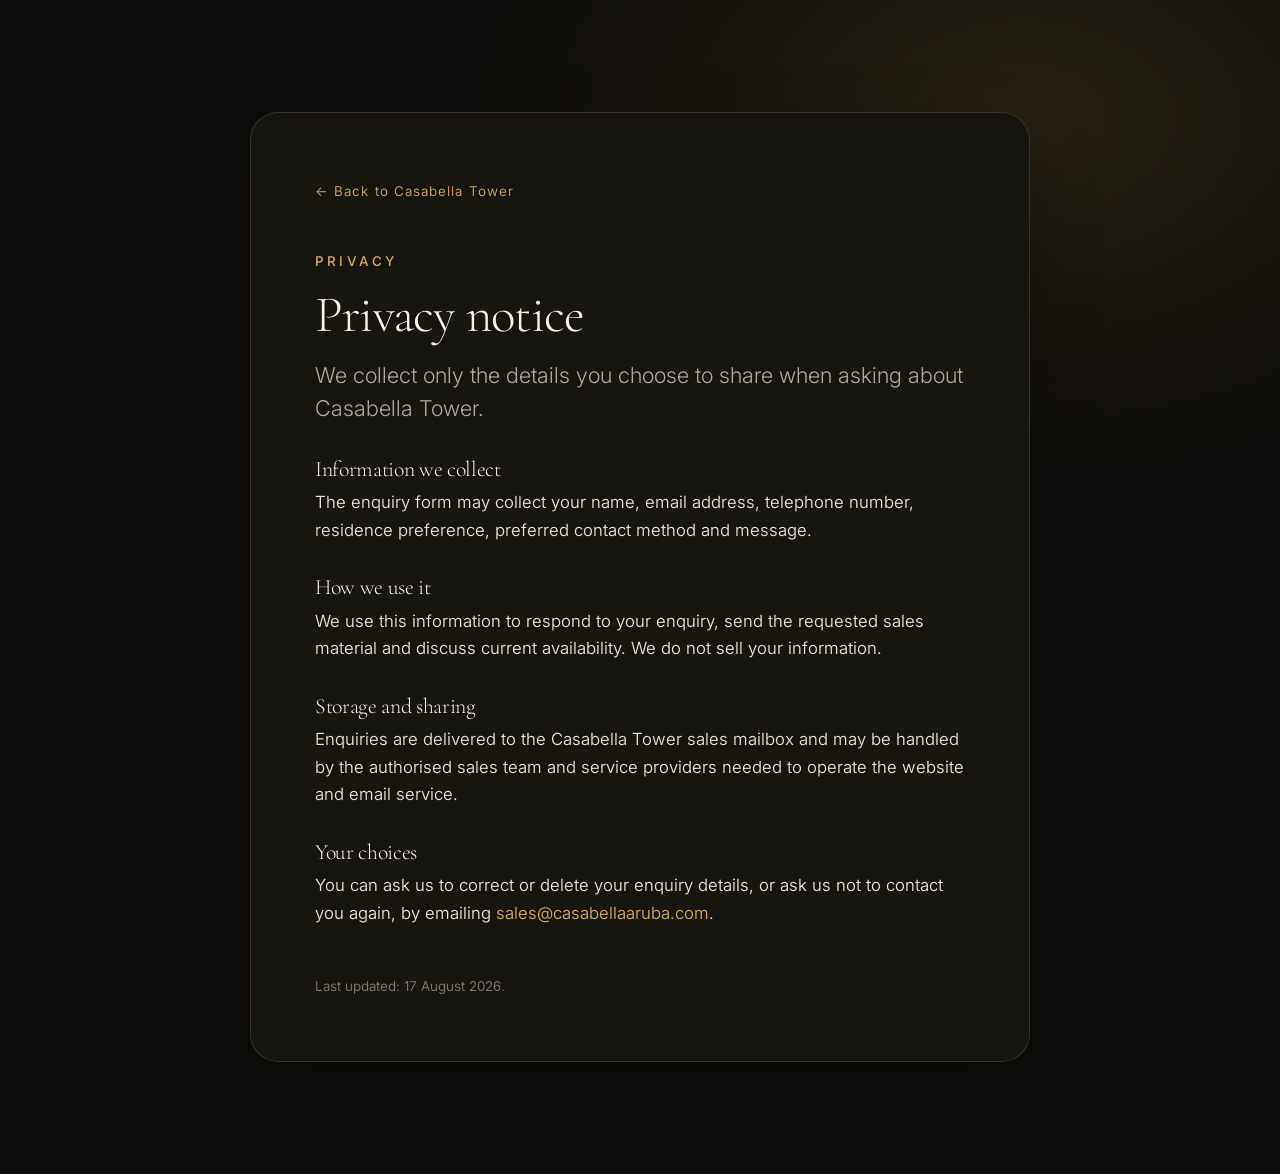
<file: tower/privacy.html>
<!DOCTYPE html>
<html lang="en">
  <head>
    <meta charset="utf-8" />
    <meta name="viewport" content="width=device-width, initial-scale=1" />
    <meta name="robots" content="index,follow" />
    <title>Privacy notice — Casabella Tower</title>
    <meta name="description" content="How Casabella Tower handles information submitted through the sales enquiry form." />
    <link rel="icon" href="/tower/assets/img/favicon.svg" type="image/svg+xml" />
    <link rel="preconnect" href="https://fonts.googleapis.com" />
    <link rel="preconnect" href="https://fonts.gstatic.com" crossorigin />
    <link href="https://fonts.googleapis.com/css2?family=Cormorant+Garamond:wght@300;400&family=Inter:wght@300;400;500&display=swap" rel="stylesheet" />
    <link rel="stylesheet" href="/tower/css/styles.css?v=20260820-2" />
  </head>
  <body>
    <main class="legal-page">
      <article class="shell shell--narrow legal-card">
        <a class="legal-back" href="/tower/">&larr; Back to Casabella Tower</a>
        <p class="eyebrow">Privacy</p>
        <h1>Privacy notice</h1>
        <p class="lede">We collect only the details you choose to share when asking about Casabella Tower.</p>
        <h2>Information we collect</h2>
        <p>The enquiry form may collect your name, email address, telephone number, residence preference, preferred contact method and message.</p>
        <h2>How we use it</h2>
        <p>We use this information to respond to your enquiry, send the requested sales material and discuss current availability. We do not sell your information.</p>
        <h2>Storage and sharing</h2>
        <p>Enquiries are delivered to the Casabella Tower sales mailbox and may be handled by the authorised sales team and service providers needed to operate the website and email service.</p>
        <h2>Your choices</h2>
        <p>You can ask us to correct or delete your enquiry details, or ask us not to contact you again, by emailing <a href="mailto:sales@casabellaaruba.com">sales@casabellaaruba.com</a>.</p>
        <p class="legal-updated">Last updated: 17 August 2026.</p>
      </article>
    </main>
  </body>
</html>
</file>
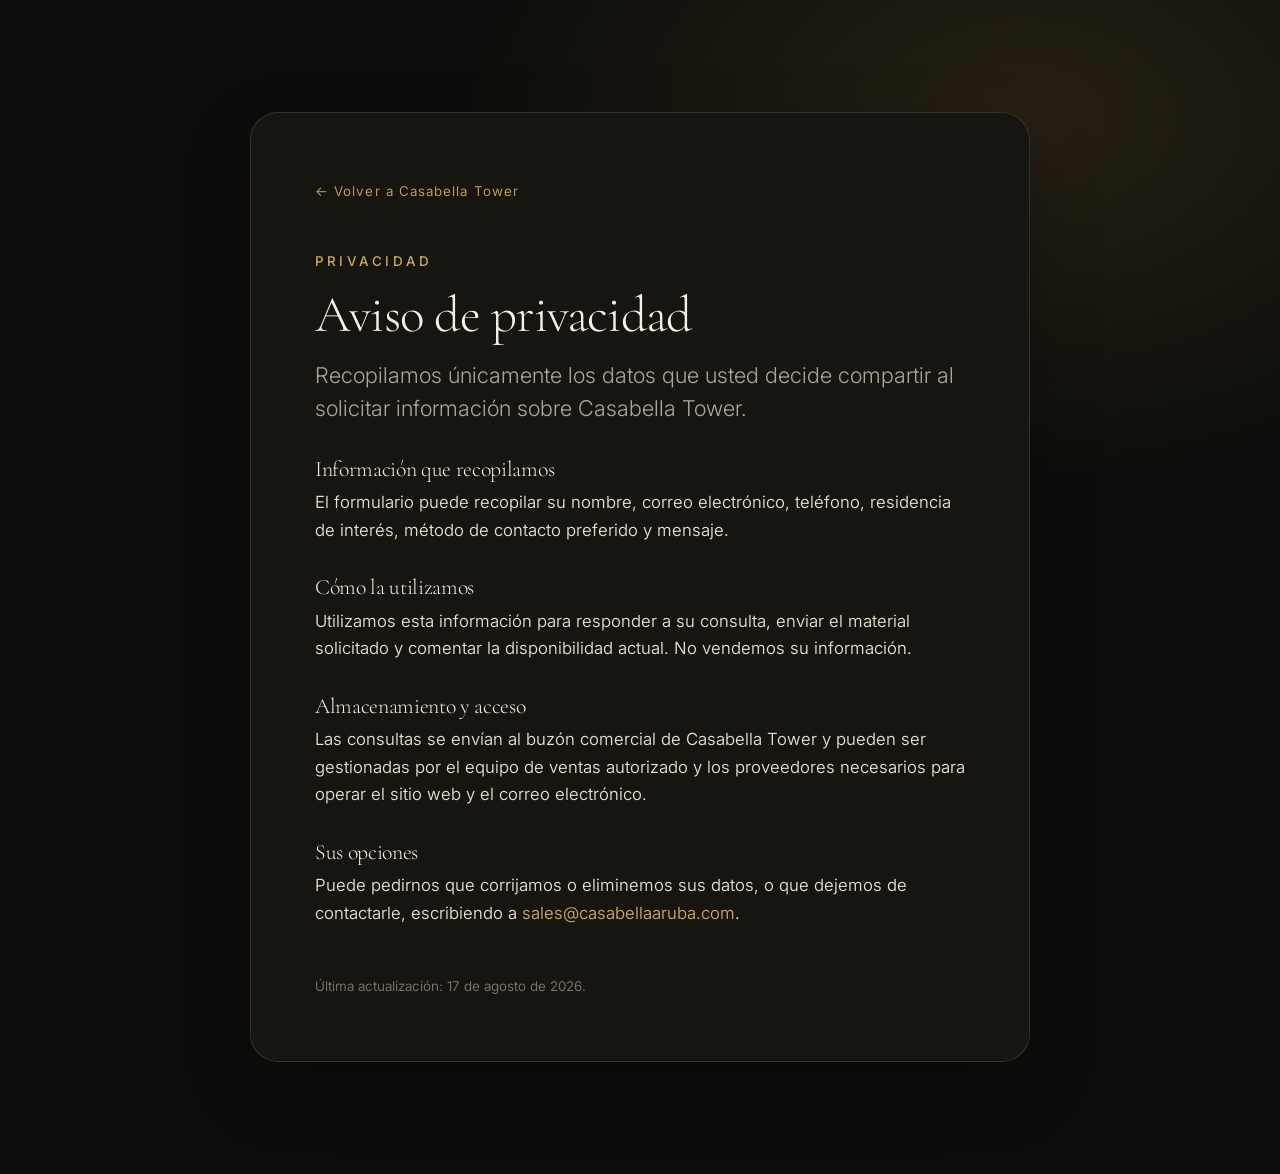
<file: tower/es/privacidad.html>
<!DOCTYPE html>
<html lang="es">
  <head>
    <meta charset="utf-8" />
    <meta name="viewport" content="width=device-width, initial-scale=1" />
    <meta name="robots" content="index,follow" />
    <title>Aviso de privacidad — Casabella Tower</title>
    <meta name="description" content="Cómo trata Casabella Tower la información enviada mediante el formulario de contacto comercial." />
    <link rel="icon" href="/tower/assets/img/favicon.svg" type="image/svg+xml" />
    <link rel="preconnect" href="https://fonts.googleapis.com" />
    <link rel="preconnect" href="https://fonts.gstatic.com" crossorigin />
    <link href="https://fonts.googleapis.com/css2?family=Cormorant+Garamond:wght@300;400&family=Inter:wght@300;400;500&display=swap" rel="stylesheet" />
    <link rel="stylesheet" href="/tower/css/styles.css?v=20260820-2" />
  </head>
  <body>
    <main class="legal-page">
      <article class="shell shell--narrow legal-card">
        <a class="legal-back" href="/tower/es/">&larr; Volver a Casabella Tower</a>
        <p class="eyebrow">Privacidad</p>
        <h1>Aviso de privacidad</h1>
        <p class="lede">Recopilamos únicamente los datos que usted decide compartir al solicitar información sobre Casabella Tower.</p>
        <h2>Información que recopilamos</h2>
        <p>El formulario puede recopilar su nombre, correo electrónico, teléfono, residencia de interés, método de contacto preferido y mensaje.</p>
        <h2>Cómo la utilizamos</h2>
        <p>Utilizamos esta información para responder a su consulta, enviar el material solicitado y comentar la disponibilidad actual. No vendemos su información.</p>
        <h2>Almacenamiento y acceso</h2>
        <p>Las consultas se envían al buzón comercial de Casabella Tower y pueden ser gestionadas por el equipo de ventas autorizado y los proveedores necesarios para operar el sitio web y el correo electrónico.</p>
        <h2>Sus opciones</h2>
        <p>Puede pedirnos que corrijamos o eliminemos sus datos, o que dejemos de contactarle, escribiendo a <a href="mailto:sales@casabellaaruba.com">sales@casabellaaruba.com</a>.</p>
        <p class="legal-updated">Última actualización: 17 de agosto de 2026.</p>
      </article>
    </main>
  </body>
</html>
</file>
<file: css/styles.css>
/* ==========================================================================
   Casabella Aruba — umbrella site styles
   Token set inherited from casabella-tower.com so the two read as one brand.
   Order: tokens → reset → primitives → header → hero → sections → footer
   ========================================================================== */

/* --- Tokens ------------------------------------------------------------- */

:root {
  /* Palette. Warm ink base, bone type, brass accent. */
  --ink-900: #0e0d0b;
  --ink-800: #16150f;
  --ink-700: #1f1d17;
  --ink-600: #2b281f;
  --line: rgba(233, 224, 207, 0.14);
  --line-strong: rgba(233, 224, 207, 0.28);

  --bone-100: #f6f1e7;
  --bone-300: #e9e0cf;
  --bone-500: rgba(233, 224, 207, 0.72);
  --bone-700: rgba(233, 224, 207, 0.5);

  --brass-400: #cfa863;
  --brass-500: #b98f45;
  --brass-600: #97722f;

  /* Status accents — one hue per project stage. */
  --st-complete: #8b9a7d;
  --st-selling: #cfa863;
  --st-planning: rgba(233, 224, 207, 0.45);

  /* Type */
  --font-display: "Cormorant Garamond", "Iowan Old Style", Georgia, serif;
  --font-body: "Inter", -apple-system, BlinkMacSystemFont, "Segoe UI", Roboto,
    Helvetica, Arial, sans-serif;

  --step--1: clamp(0.78rem, 0.76rem + 0.1vw, 0.84rem);
  --step-0: clamp(0.95rem, 0.92rem + 0.16vw, 1.05rem);
  --step-1: clamp(1.15rem, 1.08rem + 0.35vw, 1.4rem);
  --step-2: clamp(1.5rem, 1.32rem + 0.9vw, 2.15rem);
  --step-3: clamp(2rem, 1.6rem + 2vw, 3.4rem);
  --step-4: clamp(2.6rem, 1.7rem + 4.4vw, 6rem);

  --gap-xs: 0.5rem;
  --gap-sm: 1rem;
  --gap-md: 2rem;
  --gap-lg: 4rem;
  --gap-xl: 7rem;

  --shell: 1240px;
  --shell-narrow: 780px;
  --pad-x: clamp(1.25rem, 5vw, 4.5rem);

  --radius: 2px;
  --ease: cubic-bezier(0.22, 0.61, 0.36, 1);
  --header-h: 76px;
}

/* --- Reset -------------------------------------------------------------- */

*, *::before, *::after { box-sizing: border-box; }

html {
  -webkit-text-size-adjust: 100%;
  scroll-behavior: smooth;
  scroll-padding-top: var(--header-h);
}

body {
  margin: 0;
  background: var(--ink-900);
  color: var(--bone-300);
  font-family: var(--font-body);
  font-size: var(--step-0);
  line-height: 1.65;
  font-weight: 350;
  -webkit-font-smoothing: antialiased;
  overflow-x: hidden;
}

img, picture, video, svg { display: block; max-width: 100%; height: auto; }

h1, h2, h3, h4 {
  font-family: var(--font-display);
  text-wrap: balance;
  font-weight: 300;
  line-height: 1.06;
  letter-spacing: -0.015em;
  margin: 0;
  color: var(--bone-100);
}

p { margin: 0 0 1em; }
p:last-child { margin-bottom: 0; }
a { color: inherit; text-decoration: none; }
ul { margin: 0; padding: 0; list-style: none; }

:focus-visible {
  outline: 2px solid var(--brass-400);
  outline-offset: 3px;
}

/* --- Primitives --------------------------------------------------------- */

.shell {
  width: 100%;
  max-width: var(--shell);
  margin-inline: auto;
  padding-inline: var(--pad-x);
}

.section { padding-block: var(--gap-xl); }
.section--tight { padding-block: var(--gap-lg); }
.section + .section { border-top: 1px solid var(--line); }

.eyebrow {
  font-size: var(--step--1);
  letter-spacing: 0.22em;
  text-transform: uppercase;
  color: var(--brass-400);
  font-weight: 500;
  margin: 0 0 var(--gap-sm);
}

.lede {
  font-size: var(--step-1);
  color: var(--bone-500);
  font-weight: 300;
  max-width: 56ch;
}

.skip {
  position: absolute;
  left: -9999px;
}
.skip:focus {
  left: var(--pad-x);
  top: var(--gap-xs);
  z-index: 100;
  background: var(--brass-500);
  color: var(--ink-900);
  padding: 0.6rem 1rem;
}

.btn {
  display: inline-flex;
  align-items: center;
  gap: 0.6rem;
  padding: 0.85rem 1.6rem;
  border: 1px solid var(--line-strong);
  border-radius: var(--radius);
  font-size: var(--step--1);
  letter-spacing: 0.14em;
  text-transform: uppercase;
  font-weight: 500;
  color: var(--bone-100);
  background: transparent;
  cursor: pointer;
  transition: background 0.35s var(--ease), border-color 0.35s var(--ease),
    color 0.35s var(--ease);
}
.btn:hover { border-color: var(--brass-400); color: var(--brass-400); }

.btn--solid {
  background: var(--brass-500);
  border-color: var(--brass-500);
  color: var(--ink-900);
}
.btn--solid:hover {
  background: var(--brass-400);
  border-color: var(--brass-400);
  color: var(--ink-900);
}

.btn--tower {
  border-color: var(--brass-500);
  color: var(--brass-400);
}
.btn--tower:hover {
  background: var(--brass-500);
  border-color: var(--brass-500);
  color: var(--ink-900);
}

/* Unresolved content. Loud on purpose — nothing ships with one of these. */
.todo {
  display: inline-block;
  background: rgba(207, 168, 99, 0.14);
  border: 1px dashed var(--brass-500);
  color: var(--brass-400);
  font-family: var(--font-body);
  font-size: 0.75em;
  letter-spacing: 0.06em;
  padding: 0 0.45em;
  border-radius: var(--radius);
}

[data-reveal] {
  opacity: 0;
  transform: translateY(18px);
  transition: opacity 0.9s var(--ease), transform 0.9s var(--ease);
}
[data-reveal].is-visible { opacity: 1; transform: none; }

@media (prefers-reduced-motion: reduce) {
  html { scroll-behavior: auto; }
  [data-reveal] { opacity: 1; transform: none; transition: none; }
}

/* --- Header ------------------------------------------------------------- */

.site-header {
  position: fixed;
  inset: 0 0 auto;
  z-index: 50;
  height: var(--header-h);
  display: flex;
  align-items: center;
  transition: background 0.4s var(--ease), border-color 0.4s var(--ease);
  border-bottom: 1px solid transparent;
}
.site-header.is-stuck {
  background: rgba(14, 13, 11, 0.92);
  backdrop-filter: blur(14px);
  border-bottom-color: var(--line);
}

.site-header .shell {
  display: flex;
  align-items: center;
  justify-content: space-between;
  gap: var(--gap-md);
}

.brand { display: flex; align-items: baseline; gap: 0.7rem; }
.brand__name {
  font-family: var(--font-display);
  font-size: 1.5rem;
  letter-spacing: 0.02em;
  color: var(--bone-100);
}
.brand__sub {
  font-size: var(--step--1);
  letter-spacing: 0.2em;
  text-transform: uppercase;
  color: var(--bone-700);
}

.nav ul { display: flex; gap: clamp(1rem, 2.4vw, 2.2rem); align-items: center; }
.nav a {
  font-size: var(--step--1);
  letter-spacing: 0.12em;
  text-transform: uppercase;
  color: var(--bone-500);
  transition: color 0.3s var(--ease);
}
.nav a:hover { color: var(--brass-400); }

/* The one link that leaves this site — it should not look like the rest. */
.nav a.nav__cta {
  display: inline-block;
  padding: 0.45rem 0.95rem;
  border: 1px solid var(--brass-500);
  border-radius: 100px;
  color: var(--brass-400);
  transition: background 0.3s var(--ease), color 0.3s var(--ease);
}
.nav a.nav__cta:hover {
  background: var(--brass-500);
  color: var(--ink-900);
}

.nav-toggle {
  display: none;
  width: 44px; height: 44px;
  background: none;
  border: 1px solid var(--line-strong);
  border-radius: var(--radius);
  cursor: pointer;
  position: relative;
}
.nav-toggle span,
.nav-toggle span::before,
.nav-toggle span::after {
  content: "";
  position: absolute;
  left: 12px;
  width: 18px; height: 1px;
  background: var(--bone-100);
  transition: transform 0.3s var(--ease), opacity 0.3s var(--ease);
}
.nav-toggle span { top: 21px; }
.nav-toggle span::before { left: 0; top: -6px; }
.nav-toggle span::after { left: 0; top: 6px; }
.nav-toggle[aria-expanded="true"] span { background: transparent; }
.nav-toggle[aria-expanded="true"] span::before { transform: translateY(6px) rotate(45deg); }
.nav-toggle[aria-expanded="true"] span::after { transform: translateY(-6px) rotate(-45deg); }

/* --- Hero --------------------------------------------------------------- */

.hero {
  position: relative;
  min-height: 100svh;
  display: flex;
  align-items: flex-end;
  /* Clears the fixed header: a tall headline would otherwise ride up under
     it and collide with the wordmark. */
  padding-top: calc(var(--header-h) + var(--gap-md));
  padding-bottom: clamp(3rem, 8vh, 6rem);
  isolation: isolate;
}
.hero__media { position: absolute; inset: 0; z-index: -2; }
.hero__media img { width: 100%; height: 100%; object-fit: cover; }
.hero::after {
  content: "";
  position: absolute;
  inset: 0;
  z-index: -1;
  /* The ramp has to be dark from ~55% down, where the headline, tagline and
     eyebrow all sit — the render is brightest exactly there. */
  background: linear-gradient(
    180deg,
    rgba(14, 13, 11, 0.72) 0%,
    rgba(14, 13, 11, 0.30) 26%,
    rgba(14, 13, 11, 0.68) 58%,
    rgba(14, 13, 11, 0.9) 86%,
    var(--ink-900) 100%
  );
}
/* Wide enough for the display headline to breathe — the tagline sets its own
   narrower measure below. A ch-based cap here is sized by the body font and
   throttles an 80px serif to three words a line. */
.hero__inner { max-width: min(700px, 100%); }
.hero h1 {
  font-size: var(--step-4);
  margin-bottom: var(--gap-sm);
  text-wrap: balance;
}
.hero__tagline {
  font-size: var(--step-1);
  color: var(--bone-300);
  font-weight: 300;
  margin-bottom: var(--gap-md);
  max-width: 34ch;
}
.hero__actions { display: flex; flex-wrap: wrap; gap: var(--gap-sm); }

/* --- Stat strip --------------------------------------------------------- */

.stats {
  display: grid;
  grid-template-columns: repeat(4, 1fr);
  border-top: 1px solid var(--line);
  border-bottom: 1px solid var(--line);
}
.stats > div {
  padding: var(--gap-md) var(--gap-sm);
  text-align: center;
}
.stats > div + div { border-left: 1px solid var(--line); }
.stats dt {
  font-size: var(--step--1);
  letter-spacing: 0.18em;
  text-transform: uppercase;
  color: var(--bone-700);
  margin-bottom: 0.4rem;
}
.stats dd {
  margin: 0;
  font-family: var(--font-display);
  font-size: var(--step-2);
  color: var(--bone-100);
  line-height: 1;
}

/* --- Split (image + prose) ---------------------------------------------- */

.split {
  display: grid;
  grid-template-columns: minmax(0, 1fr) minmax(0, 1fr);
  gap: clamp(2rem, 6vw, 5rem);
  align-items: center;
}
.split--reverse .split__media { order: 2; }
.split__media img {
  width: 100%;
  aspect-ratio: 4 / 5;
  object-fit: cover;
  border-radius: var(--radius);
}
.split h2 { font-size: var(--step-3); margin-bottom: var(--gap-sm); }
.split__body { color: var(--bone-500); }

/* --- Mission ------------------------------------------------------------ */

.mission__head { max-width: var(--shell-narrow); }
.mission__head h2 { font-size: var(--step-3); margin-bottom: var(--gap-sm); }

.eco {
  display: grid;
  grid-template-columns: repeat(3, minmax(0, 1fr));
  gap: 1px;
  background: var(--line);
  border: 1px solid var(--line);
  margin-top: var(--gap-lg);
}
.eco__item {
  background: var(--ink-900);
  padding: var(--gap-md);
}
.eco__item h3 {
  font-size: var(--step-1);
  margin-bottom: 0.7rem;
  padding-top: var(--gap-sm);
  border-top: 2px solid var(--brass-500);
  display: inline-block;
}
.eco__item p { color: var(--bone-500); font-size: 0.95em; }

/* --- Portfolio ---------------------------------------------------------- */

.portfolio__head {
  display: flex;
  flex-wrap: wrap;
  align-items: flex-end;
  justify-content: space-between;
  gap: var(--gap-md);
  margin-bottom: var(--gap-lg);
}
.portfolio__head h2 { font-size: var(--step-3); }

.filters {
  display: flex;
  flex-wrap: wrap;
  gap: var(--gap-xs);
}
.filter {
  padding: 0.5rem 1rem;
  border: 1px solid var(--line);
  border-radius: 100px;
  background: transparent;
  color: var(--bone-500);
  font-family: inherit;
  font-size: var(--step--1);
  letter-spacing: 0.1em;
  text-transform: uppercase;
  cursor: pointer;
  transition: all 0.3s var(--ease);
}
.filter:hover { border-color: var(--line-strong); color: var(--bone-100); }
.filter[aria-pressed="true"] {
  background: var(--bone-100);
  border-color: var(--bone-100);
  color: var(--ink-900);
}
.filter__count { opacity: 0.55; margin-left: 0.35em; }

.projects {
  display: grid;
  /* auto-FIT, not auto-fill: with two projects the empty third track collapses
     and the cards fill the row, instead of leaving a hole on the right. A third
     project re-forms the three-column row on its own. */
  grid-template-columns: repeat(auto-fit, minmax(330px, 1fr));
  gap: var(--gap-md);
}

.project {
  display: flex;
  flex-direction: column;
  border: 1px solid var(--line);
  border-radius: var(--radius);
  background: var(--ink-800);
  overflow: hidden;
  transition: border-color 0.4s var(--ease), transform 0.4s var(--ease);
}
.project:hover { border-color: var(--line-strong); transform: translateY(-3px); }
.project[hidden] { display: none; }

.project__media {
  position: relative;
  aspect-ratio: 3 / 2;
  background: linear-gradient(140deg, var(--ink-700), var(--ink-600));
  overflow: hidden;
}
.project__media img { width: 100%; height: 100%; object-fit: cover; }

/* Cards with no photography yet get a drawn placeholder, not a broken box. */
.project__media--empty {
  display: grid;
  place-items: center;
}
.project__media--empty::after {
  content: "Imagery to come";
  font-size: var(--step--1);
  letter-spacing: 0.2em;
  text-transform: uppercase;
  color: var(--bone-700);
}

.status {
  display: inline-flex;
  align-items: center;
  gap: 0.5rem;
  font-size: var(--step--1);
  letter-spacing: 0.16em;
  text-transform: uppercase;
  font-weight: 500;
  color: var(--bone-500);
}
.status::before {
  content: "";
  width: 7px; height: 7px;
  border-radius: 50%;
  background: var(--dot, var(--st-planning));
  flex: none;
}
.project__media .status {
  position: absolute;
  left: var(--gap-sm);
  top: var(--gap-sm);
  background: rgba(14, 13, 11, 0.82);
  backdrop-filter: blur(8px);
  padding: 0.4rem 0.8rem;
  border-radius: 100px;
  border: 1px solid var(--line);
}

.project[data-status="complete"] { --dot: var(--st-complete); }
.project[data-status="selling"] { --dot: var(--st-selling); }
.project[data-status="planning"] { --dot: var(--st-planning); }

.project__body {
  padding: var(--gap-md);
  display: flex;
  flex-direction: column;
  flex: 1;
  gap: var(--gap-sm);
}
.project__name { font-size: var(--step-2); }
.project__place {
  font-size: var(--step--1);
  letter-spacing: 0.16em;
  text-transform: uppercase;
  color: var(--brass-400);
  margin-top: 0.35rem;
}
.project__blurb { color: var(--bone-500); font-size: 0.95em; flex: 1; }

.project__facts {
  display: flex;
  flex-wrap: wrap;
  gap: var(--gap-sm) var(--gap-md);
  padding-top: var(--gap-sm);
  border-top: 1px solid var(--line);
  margin: 0;
}
.project__facts div { min-width: 0; }
.project__facts dt {
  font-size: 0.68rem;
  letter-spacing: 0.16em;
  text-transform: uppercase;
  color: var(--bone-700);
  margin-bottom: 0.2rem;
}
.project__facts dd {
  margin: 0;
  font-family: var(--font-display);
  font-size: var(--step-1);
  color: var(--bone-100);
  line-height: 1.1;
}

.project__link {
  display: inline-flex;
  align-items: center;
  gap: 0.5rem;
  font-size: var(--step--1);
  letter-spacing: 0.14em;
  text-transform: uppercase;
  font-weight: 500;
  color: var(--brass-400);
  border-top: 1px solid var(--line);
  padding-top: var(--gap-sm);
  transition: gap 0.3s var(--ease);
}
.project__link:hover { gap: 0.9rem; }
.project__link--muted {
  color: var(--bone-700);
  cursor: default;
  pointer-events: none;
}

.project--soon {
  background: linear-gradient(155deg, var(--ink-800) 0%, var(--ink-700) 100%);
  min-height: 300px;
}
.project--soon .project__body { justify-content: space-between; }
.project--soon .status { color: var(--bone-700); }

.project__year {
  font-family: var(--font-display);
  font-size: var(--step-3);
  line-height: 1;
  color: var(--bone-100);
  margin: 0;
  font-variant-numeric: tabular-nums;
}

.projects__empty {
  color: var(--bone-700);
  padding: var(--gap-lg) 0;
  text-align: center;
  grid-column: 1 / -1;
}

/* --- Contact ------------------------------------------------------------ */

.contact { background: var(--ink-800); }
.contact__grid {
  display: grid;
  grid-template-columns: minmax(0, 1fr) minmax(0, 1.1fr);
  gap: clamp(2rem, 6vw, 5rem);
}
.contact h2 { font-size: var(--step-3); margin-bottom: var(--gap-sm); }

.contact__routes { margin-top: var(--gap-md); display: grid; gap: var(--gap-sm); }
.contact__routes li {
  display: flex;
  gap: var(--gap-sm);
  align-items: baseline;
  color: var(--bone-500);
  font-size: 0.95em;
}
.contact__routes strong {
  color: var(--bone-100);
  font-weight: 500;
  min-width: 7.5rem;
  font-size: var(--step--1);
  letter-spacing: 0.12em;
  text-transform: uppercase;
}

.field { display: grid; gap: 0.45rem; margin-bottom: var(--gap-sm); }
.field label {
  font-size: var(--step--1);
  letter-spacing: 0.14em;
  text-transform: uppercase;
  color: var(--bone-500);
}
.field input,
.field select,
.field textarea {
  width: 100%;
  padding: 0.85rem 1rem;
  background: var(--ink-900);
  border: 1px solid var(--line);
  border-radius: var(--radius);
  color: var(--bone-100);
  font-family: inherit;
  font-size: var(--step-0);
}
.field textarea { min-height: 120px; resize: vertical; }

.field__opt {
  color: var(--bone-700);
  letter-spacing: 0.08em;
  text-transform: none;
  font-style: italic;
}
.field input:focus,
.field select:focus,
.field textarea:focus {
  outline: none;
  border-color: var(--brass-500);
}
.field--pair { display: grid; grid-template-columns: 1fr 1fr; gap: var(--gap-sm); }

.form__note {
  font-size: var(--step--1);
  color: var(--bone-700);
  margin-top: var(--gap-sm);
}
.hp { position: absolute; left: -9999px; }

.form__status {
  margin-top: var(--gap-sm);
  padding: var(--gap-sm);
  border: 1px solid var(--line-strong);
  border-radius: var(--radius);
  color: var(--bone-100);
  font-size: 0.95em;
}
.form__status[hidden] { display: none; }

/* --- Footer ------------------------------------------------------------- */

.site-footer {
  border-top: 1px solid var(--line);
  padding-block: var(--gap-lg) var(--gap-md);
  font-size: var(--step--1);
  color: var(--bone-700);
}
.site-footer__grid {
  display: flex;
  flex-wrap: wrap;
  justify-content: space-between;
  gap: var(--gap-md);
  margin-bottom: var(--gap-lg);
}
.site-footer h3 {
  font-family: var(--font-body);
  font-size: var(--step--1);
  letter-spacing: 0.18em;
  text-transform: uppercase;
  color: var(--bone-500);
  margin-bottom: var(--gap-sm);
  font-weight: 500;
}
.site-footer li + li { margin-top: 0.5rem; }
.site-footer a:hover { color: var(--brass-400); }
.site-footer__base {
  border-top: 1px solid var(--line);
  padding-top: var(--gap-md);
  display: flex;
  flex-wrap: wrap;
  justify-content: space-between;
  gap: var(--gap-sm);
}

/* --- Media -------------------------------------------------------------- */

@media (max-width: 900px) {
  .split,
  .eco,
  .contact__grid { grid-template-columns: 1fr; }
  .split--reverse .split__media { order: 0; }
  .split__media img { aspect-ratio: 3 / 2; }
  .stats { grid-template-columns: 1fr 1fr; }
  .stats > div:nth-child(3) { border-left: none; }
  .stats > div:nth-child(n + 3) { border-top: 1px solid var(--line); }
}

@media (max-width: 760px) {
  .nav-toggle { display: block; }
  .nav {
    position: fixed;
    inset: var(--header-h) 0 auto;
    background: rgba(14, 13, 11, 0.97);
    backdrop-filter: blur(16px);
    border-bottom: 1px solid var(--line);
    transform: translateY(-120%);
    transition: transform 0.4s var(--ease);
  }
  .nav.is-open { transform: none; }
  .nav ul {
    flex-direction: column;
    align-items: stretch;
    gap: 0;
    padding: var(--gap-sm) var(--pad-x) var(--gap-md);
  }
  .nav a {
    display: block;
    padding: 0.9rem 0;
    border-bottom: 1px solid var(--line);
  }
  .brand__sub { display: none; }
  .field--pair { grid-template-columns: 1fr; }
  .projects { grid-template-columns: 1fr; }
}

@media (max-width: 420px) {
  .stats { grid-template-columns: 1fr; }
  .stats > div + div { border-left: none; border-top: 1px solid var(--line); }
}
</file>
<file: city/css/styles.css>
/* ==========================================================================
   Casabella Aruba — City page styles
   Token set inherited from casabella-tower.com so the two read as one brand.
   Order: tokens → reset → primitives → header → hero → sections → footer
   ========================================================================== */

/* --- Tokens ------------------------------------------------------------- */

:root {
  /* Palette. Warm ink base, bone type, brass accent. */
  --ink-900: #0e0d0b;
  --ink-800: #16150f;
  --ink-700: #1f1d17;
  --ink-600: #2b281f;
  --line: rgba(233, 224, 207, 0.14);
  --line-strong: rgba(233, 224, 207, 0.28);

  --bone-100: #f6f1e7;
  --bone-300: #e9e0cf;
  --bone-500: rgba(233, 224, 207, 0.72);
  --bone-700: rgba(233, 224, 207, 0.5);

  --brass-400: #cfa863;
  --brass-500: #b98f45;
  --brass-600: #97722f;

  /* Status accents — one hue per project stage. */
  --st-complete: #8b9a7d;
  --st-selling: #cfa863;
  --st-planning: rgba(233, 224, 207, 0.45);

  /* Type */
  --font-display: "Cormorant Garamond", "Iowan Old Style", Georgia, serif;
  --font-body: "Inter", -apple-system, BlinkMacSystemFont, "Segoe UI", Roboto,
    Helvetica, Arial, sans-serif;

  --step--1: clamp(0.78rem, 0.76rem + 0.1vw, 0.84rem);
  --step-0: clamp(0.95rem, 0.92rem + 0.16vw, 1.05rem);
  --step-1: clamp(1.15rem, 1.08rem + 0.35vw, 1.4rem);
  --step-2: clamp(1.5rem, 1.32rem + 0.9vw, 2.15rem);
  --step-3: clamp(2rem, 1.6rem + 2vw, 3.4rem);
  --step-4: clamp(2.6rem, 1.7rem + 4.4vw, 6rem);

  --gap-xs: 0.5rem;
  --gap-sm: 1rem;
  --gap-md: 2rem;
  --gap-lg: 4rem;
  --gap-xl: 7rem;

  --shell: 1240px;
  --shell-narrow: 780px;
  --pad-x: clamp(1.25rem, 5vw, 4.5rem);

  --radius: 2px;
  --ease: cubic-bezier(0.22, 0.61, 0.36, 1);
  --header-h: 76px;
}

/* --- Reset -------------------------------------------------------------- */

*, *::before, *::after { box-sizing: border-box; }

html {
  -webkit-text-size-adjust: 100%;
  scroll-behavior: smooth;
  scroll-padding-top: var(--header-h);
}

body {
  margin: 0;
  background: var(--ink-900);
  color: var(--bone-300);
  font-family: var(--font-body);
  font-size: var(--step-0);
  line-height: 1.65;
  font-weight: 350;
  -webkit-font-smoothing: antialiased;
  overflow-x: hidden;
}

img, picture, video, svg { display: block; max-width: 100%; height: auto; }

h1, h2, h3, h4 {
  font-family: var(--font-display);
  text-wrap: balance;
  font-weight: 300;
  line-height: 1.06;
  letter-spacing: -0.015em;
  margin: 0;
  color: var(--bone-100);
}

p { margin: 0 0 1em; }
p:last-child { margin-bottom: 0; }
a { color: inherit; text-decoration: none; }
ul { margin: 0; padding: 0; list-style: none; }

:focus-visible {
  outline: 2px solid var(--brass-400);
  outline-offset: 3px;
}

/* --- Primitives --------------------------------------------------------- */

.shell {
  width: 100%;
  max-width: var(--shell);
  margin-inline: auto;
  padding-inline: var(--pad-x);
}

.section { padding-block: var(--gap-xl); }
.section--tight { padding-block: var(--gap-lg); }
.section + .section { border-top: 1px solid var(--line); }

.eyebrow {
  font-size: var(--step--1);
  letter-spacing: 0.22em;
  text-transform: uppercase;
  color: var(--brass-400);
  font-weight: 500;
  margin: 0 0 var(--gap-sm);
}

.lede {
  font-size: var(--step-1);
  color: var(--bone-500);
  font-weight: 300;
  max-width: 56ch;
}

.skip {
  position: absolute;
  left: -9999px;
}
.skip:focus {
  left: var(--pad-x);
  top: var(--gap-xs);
  z-index: 100;
  background: var(--brass-500);
  color: var(--ink-900);
  padding: 0.6rem 1rem;
}

.btn {
  display: inline-flex;
  align-items: center;
  gap: 0.6rem;
  padding: 0.85rem 1.6rem;
  border: 1px solid var(--line-strong);
  border-radius: var(--radius);
  font-size: var(--step--1);
  letter-spacing: 0.14em;
  text-transform: uppercase;
  font-weight: 500;
  color: var(--bone-100);
  background: transparent;
  cursor: pointer;
  transition: background 0.35s var(--ease), border-color 0.35s var(--ease),
    color 0.35s var(--ease);
}
.btn:hover { border-color: var(--brass-400); color: var(--brass-400); }

.btn--solid {
  background: var(--brass-500);
  border-color: var(--brass-500);
  color: var(--ink-900);
}
.btn--solid:hover {
  background: var(--brass-400);
  border-color: var(--brass-400);
  color: var(--ink-900);
}

.btn--tower {
  border-color: var(--brass-500);
  color: var(--brass-400);
}
.btn--tower:hover {
  background: var(--brass-500);
  border-color: var(--brass-500);
  color: var(--ink-900);
}

/* Unresolved content. Loud on purpose — nothing ships with one of these. */
.todo {
  display: inline-block;
  background: rgba(207, 168, 99, 0.14);
  border: 1px dashed var(--brass-500);
  color: var(--brass-400);
  font-family: var(--font-body);
  font-size: 0.75em;
  letter-spacing: 0.06em;
  padding: 0 0.45em;
  border-radius: var(--radius);
}

[data-reveal] {
  opacity: 0;
  transform: translateY(18px);
  transition: opacity 0.9s var(--ease), transform 0.9s var(--ease);
}
[data-reveal].is-visible { opacity: 1; transform: none; }

@media (prefers-reduced-motion: reduce) {
  html { scroll-behavior: auto; }
  [data-reveal] { opacity: 1; transform: none; transition: none; }
}

/* --- Header ------------------------------------------------------------- */

.site-header {
  position: fixed;
  inset: 0 0 auto;
  z-index: 50;
  height: var(--header-h);
  display: flex;
  align-items: center;
  transition: background 0.4s var(--ease), border-color 0.4s var(--ease);
  border-bottom: 1px solid transparent;
}
.site-header.is-stuck {
  background: rgba(14, 13, 11, 0.92);
  backdrop-filter: blur(14px);
  border-bottom-color: var(--line);
}

.site-header .shell {
  display: flex;
  align-items: center;
  justify-content: space-between;
  gap: var(--gap-md);
}

.brand { display: flex; align-items: baseline; gap: 0.7rem; }
.brand__name {
  font-family: var(--font-display);
  font-size: 1.5rem;
  letter-spacing: 0.02em;
  color: var(--bone-100);
}
.brand__sub {
  font-size: var(--step--1);
  letter-spacing: 0.2em;
  text-transform: uppercase;
  color: var(--bone-700);
}

.nav ul { display: flex; gap: clamp(1rem, 2.4vw, 2.2rem); align-items: center; }
.nav a {
  white-space: nowrap;
  font-size: var(--step--1);
  letter-spacing: 0.12em;
  text-transform: uppercase;
  color: var(--bone-500);
  transition: color 0.3s var(--ease);
}
.nav a:hover { color: var(--brass-400); }

/* The one link that leaves this site — it should not look like the rest. */
.nav a.nav__cta {
  display: inline-block;
  padding: 0.45rem 0.95rem;
  border: 1px solid var(--brass-500);
  border-radius: 100px;
  color: var(--brass-400);
  transition: background 0.3s var(--ease), color 0.3s var(--ease);
}
.nav a.nav__cta:hover {
  background: var(--brass-500);
  color: var(--ink-900);
}

.nav-toggle {
  display: none;
  width: 44px; height: 44px;
  background: none;
  border: 1px solid var(--line-strong);
  border-radius: var(--radius);
  cursor: pointer;
  position: relative;
}
.nav-toggle span,
.nav-toggle span::before,
.nav-toggle span::after {
  content: "";
  position: absolute;
  left: 12px;
  width: 18px; height: 1px;
  background: var(--bone-100);
  transition: transform 0.3s var(--ease), opacity 0.3s var(--ease);
}
.nav-toggle span { top: 21px; }
.nav-toggle span::before { left: 0; top: -6px; }
.nav-toggle span::after { left: 0; top: 6px; }
.nav-toggle[aria-expanded="true"] span { background: transparent; }
.nav-toggle[aria-expanded="true"] span::before { transform: translateY(6px) rotate(45deg); }
.nav-toggle[aria-expanded="true"] span::after { transform: translateY(-6px) rotate(-45deg); }

/* --- Hero --------------------------------------------------------------- */

.hero {
  position: relative;
  min-height: 100svh;
  display: flex;
  align-items: flex-end;
  /* Clears the fixed header: a tall headline would otherwise ride up under
     it and collide with the wordmark. */
  padding-top: calc(var(--header-h) + var(--gap-md));
  padding-bottom: clamp(3rem, 8vh, 6rem);
  isolation: isolate;
}
.hero__media { position: absolute; inset: 0; z-index: -2; }
.hero__media img { width: 100%; height: 100%; object-fit: cover; }
.hero::after {
  content: "";
  position: absolute;
  inset: 0;
  z-index: -1;
  /* The ramp has to be dark from ~55% down, where the headline, tagline and
     eyebrow all sit — the render is brightest exactly there. */
  background: linear-gradient(
    180deg,
    rgba(14, 13, 11, 0.72) 0%,
    rgba(14, 13, 11, 0.30) 26%,
    rgba(14, 13, 11, 0.68) 58%,
    rgba(14, 13, 11, 0.9) 86%,
    var(--ink-900) 100%
  );
}
/* Wide enough for the display headline to breathe — the tagline sets its own
   narrower measure below. A ch-based cap here is sized by the body font and
   throttles an 80px serif to three words a line. */
.hero__inner { max-width: min(700px, 100%); }
.hero h1 {
  font-size: var(--step-4);
  margin-bottom: var(--gap-sm);
  text-wrap: balance;
}
.hero__tagline {
  font-size: var(--step-1);
  color: var(--bone-300);
  font-weight: 300;
  margin-bottom: var(--gap-md);
  max-width: 34ch;
}
.hero__actions { display: flex; flex-wrap: wrap; gap: var(--gap-sm); }

/* --- Stat strip --------------------------------------------------------- */

.stats {
  display: grid;
  grid-template-columns: repeat(4, 1fr);
  border-top: 1px solid var(--line);
  border-bottom: 1px solid var(--line);
}
.stats > div {
  padding: var(--gap-md) var(--gap-sm);
  text-align: center;
}
.stats > div + div { border-left: 1px solid var(--line); }
.stats dt {
  font-size: var(--step--1);
  letter-spacing: 0.18em;
  text-transform: uppercase;
  color: var(--bone-700);
  margin-bottom: 0.4rem;
}
.stats dd {
  margin: 0;
  font-family: var(--font-display);
  font-size: var(--step-2);
  color: var(--bone-100);
  line-height: 1;
}

/* --- Split (image + prose) ---------------------------------------------- */

.split {
  display: grid;
  grid-template-columns: minmax(0, 1fr) minmax(0, 1fr);
  gap: clamp(2rem, 6vw, 5rem);
  align-items: center;
}
.split--reverse .split__media { order: 2; }
.split__media img {
  width: 100%;
  aspect-ratio: 4 / 5;
  object-fit: cover;
  border-radius: var(--radius);
}
.split h2 { font-size: var(--step-3); margin-bottom: var(--gap-sm); }
.split__body { color: var(--bone-500); }

/* --- Mission ------------------------------------------------------------ */

.mission__head { max-width: var(--shell-narrow); }
.mission__head h2 { font-size: var(--step-3); margin-bottom: var(--gap-sm); }

.eco {
  display: grid;
  grid-template-columns: repeat(3, minmax(0, 1fr));
  gap: 1px;
  background: var(--line);
  border: 1px solid var(--line);
  margin-top: var(--gap-lg);
}
.eco__item {
  background: var(--ink-900);
  padding: var(--gap-md);
}
.eco__item h3 {
  font-size: var(--step-1);
  margin-bottom: 0.7rem;
  padding-top: var(--gap-sm);
  border-top: 2px solid var(--brass-500);
  display: inline-block;
}
.eco__item p { color: var(--bone-500); font-size: 0.95em; }

/* --- Portfolio ---------------------------------------------------------- */

.portfolio__head {
  display: flex;
  flex-wrap: wrap;
  align-items: flex-end;
  justify-content: space-between;
  gap: var(--gap-md);
  margin-bottom: var(--gap-lg);
}
.portfolio__head h2 { font-size: var(--step-3); }

.filters {
  display: flex;
  flex-wrap: wrap;
  gap: var(--gap-xs);
}
.filter {
  padding: 0.5rem 1rem;
  border: 1px solid var(--line);
  border-radius: 100px;
  background: transparent;
  color: var(--bone-500);
  font-family: inherit;
  font-size: var(--step--1);
  letter-spacing: 0.1em;
  text-transform: uppercase;
  cursor: pointer;
  transition: all 0.3s var(--ease);
}
.filter:hover { border-color: var(--line-strong); color: var(--bone-100); }
.filter[aria-pressed="true"] {
  background: var(--bone-100);
  border-color: var(--bone-100);
  color: var(--ink-900);
}
.filter__count { opacity: 0.55; margin-left: 0.35em; }

.projects {
  display: grid;
  /* auto-FIT, not auto-fill: with two projects the empty third track collapses
     and the cards fill the row, instead of leaving a hole on the right. A third
     project re-forms the three-column row on its own. */
  grid-template-columns: repeat(auto-fit, minmax(330px, 1fr));
  gap: var(--gap-md);
}

.project {
  display: flex;
  flex-direction: column;
  border: 1px solid var(--line);
  border-radius: var(--radius);
  background: var(--ink-800);
  overflow: hidden;
  transition: border-color 0.4s var(--ease), transform 0.4s var(--ease);
}
.project:hover { border-color: var(--line-strong); transform: translateY(-3px); }
.project[hidden] { display: none; }

.project__media {
  position: relative;
  aspect-ratio: 3 / 2;
  background: linear-gradient(140deg, var(--ink-700), var(--ink-600));
  overflow: hidden;
}
.project__media img { width: 100%; height: 100%; object-fit: cover; }

/* Cards with no photography yet get a drawn placeholder, not a broken box. */
.project__media--empty {
  display: grid;
  place-items: center;
}
.project__media--empty::after {
  content: "Imagery to come";
  font-size: var(--step--1);
  letter-spacing: 0.2em;
  text-transform: uppercase;
  color: var(--bone-700);
}

.status {
  display: inline-flex;
  align-items: center;
  gap: 0.5rem;
  font-size: var(--step--1);
  letter-spacing: 0.16em;
  text-transform: uppercase;
  font-weight: 500;
  color: var(--bone-500);
}
.status::before {
  content: "";
  width: 7px; height: 7px;
  border-radius: 50%;
  background: var(--dot, var(--st-planning));
  flex: none;
}
.project__media .status {
  position: absolute;
  left: var(--gap-sm);
  top: var(--gap-sm);
  background: rgba(14, 13, 11, 0.82);
  backdrop-filter: blur(8px);
  padding: 0.4rem 0.8rem;
  border-radius: 100px;
  border: 1px solid var(--line);
}

.project[data-status="complete"] { --dot: var(--st-complete); }
.project[data-status="selling"] { --dot: var(--st-selling); }
.project[data-status="planning"] { --dot: var(--st-planning); }

.project__body {
  padding: var(--gap-md);
  display: flex;
  flex-direction: column;
  flex: 1;
  gap: var(--gap-sm);
}
.project__name { font-size: var(--step-2); }
.project__place {
  font-size: var(--step--1);
  letter-spacing: 0.16em;
  text-transform: uppercase;
  color: var(--brass-400);
  margin-top: 0.35rem;
}
.project__blurb { color: var(--bone-500); font-size: 0.95em; flex: 1; }

.project__facts {
  display: flex;
  flex-wrap: wrap;
  gap: var(--gap-sm) var(--gap-md);
  padding-top: var(--gap-sm);
  border-top: 1px solid var(--line);
  margin: 0;
}
.project__facts div { min-width: 0; }
.project__facts dt {
  font-size: 0.68rem;
  letter-spacing: 0.16em;
  text-transform: uppercase;
  color: var(--bone-700);
  margin-bottom: 0.2rem;
}
.project__facts dd {
  margin: 0;
  font-family: var(--font-display);
  font-size: var(--step-1);
  color: var(--bone-100);
  line-height: 1.1;
}

.project__link {
  display: inline-flex;
  align-items: center;
  gap: 0.5rem;
  font-size: var(--step--1);
  letter-spacing: 0.14em;
  text-transform: uppercase;
  font-weight: 500;
  color: var(--brass-400);
  border-top: 1px solid var(--line);
  padding-top: var(--gap-sm);
  transition: gap 0.3s var(--ease);
}
.project__link:hover { gap: 0.9rem; }
.project__link--muted {
  color: var(--bone-700);
  cursor: default;
  pointer-events: none;
}

.project--soon {
  background: linear-gradient(155deg, var(--ink-800) 0%, var(--ink-700) 100%);
  min-height: 300px;
}
.project--soon .project__body { justify-content: space-between; }
.project--soon .status { color: var(--bone-700); }

.project__year {
  font-family: var(--font-display);
  font-size: var(--step-3);
  line-height: 1;
  color: var(--bone-100);
  margin: 0;
  font-variant-numeric: tabular-nums;
}

.projects__empty {
  color: var(--bone-700);
  padding: var(--gap-lg) 0;
  text-align: center;
  grid-column: 1 / -1;
}

/* --- Contact ------------------------------------------------------------ */

.contact { background: var(--ink-800); }
.contact__grid {
  display: grid;
  grid-template-columns: minmax(0, 1fr) minmax(0, 1.1fr);
  gap: clamp(2rem, 6vw, 5rem);
}
.contact h2 { font-size: var(--step-3); margin-bottom: var(--gap-sm); }

.contact__routes { margin-top: var(--gap-md); display: grid; gap: var(--gap-sm); }
.contact__routes li {
  display: flex;
  gap: var(--gap-sm);
  align-items: baseline;
  color: var(--bone-500);
  font-size: 0.95em;
}
.contact__routes strong {
  color: var(--bone-100);
  font-weight: 500;
  min-width: 7.5rem;
  font-size: var(--step--1);
  letter-spacing: 0.12em;
  text-transform: uppercase;
}

.field { display: grid; gap: 0.45rem; margin-bottom: var(--gap-sm); }
.field label {
  font-size: var(--step--1);
  letter-spacing: 0.14em;
  text-transform: uppercase;
  color: var(--bone-500);
}
.field input,
.field select,
.field textarea {
  width: 100%;
  padding: 0.85rem 1rem;
  background: var(--ink-900);
  border: 1px solid var(--line);
  border-radius: var(--radius);
  color: var(--bone-100);
  font-family: inherit;
  font-size: var(--step-0);
}
.field textarea { min-height: 120px; resize: vertical; }

.field__opt {
  color: var(--bone-700);
  letter-spacing: 0.08em;
  text-transform: none;
  font-style: italic;
}
.field input:focus,
.field select:focus,
.field textarea:focus {
  outline: none;
  border-color: var(--brass-500);
}
.field--pair { display: grid; grid-template-columns: 1fr 1fr; gap: var(--gap-sm); }

.form__note {
  font-size: var(--step--1);
  color: var(--bone-700);
  margin-top: var(--gap-sm);
}
.hp { position: absolute; left: -9999px; }

.form__status {
  margin-top: var(--gap-sm);
  padding: var(--gap-sm);
  border: 1px solid var(--line-strong);
  border-radius: var(--radius);
  color: var(--bone-100);
  font-size: 0.95em;
}
.form__status[hidden] { display: none; }

/* --- Footer ------------------------------------------------------------- */

.site-footer {
  border-top: 1px solid var(--line);
  padding-block: var(--gap-lg) var(--gap-md);
  font-size: var(--step--1);
  color: var(--bone-700);
}
.site-footer__grid {
  display: flex;
  flex-wrap: wrap;
  justify-content: space-between;
  gap: var(--gap-md);
  margin-bottom: var(--gap-lg);
}
.site-footer h3 {
  font-family: var(--font-body);
  font-size: var(--step--1);
  letter-spacing: 0.18em;
  text-transform: uppercase;
  color: var(--bone-500);
  margin-bottom: var(--gap-sm);
  font-weight: 500;
}
.site-footer li + li { margin-top: 0.5rem; }
.site-footer a:hover { color: var(--brass-400); }
.site-footer__base {
  border-top: 1px solid var(--line);
  padding-top: var(--gap-md);
  display: flex;
  flex-wrap: wrap;
  justify-content: space-between;
  gap: var(--gap-sm);
}

/* --- Media -------------------------------------------------------------- */

@media (max-width: 900px) {
  .split,
  .eco,
  .contact__grid { grid-template-columns: 1fr; }
  .split--reverse .split__media { order: 0; }
  .split__media img { aspect-ratio: 3 / 2; }
  .stats { grid-template-columns: 1fr 1fr; }
  .stats > div:nth-child(3) { border-left: none; }
  .stats > div:nth-child(n + 3) { border-top: 1px solid var(--line); }
}

@media (max-width: 760px) {
  .nav-toggle { display: block; }
  .nav {
    position: fixed;
    inset: var(--header-h) 0 auto;
    background: rgba(14, 13, 11, 0.97);
    backdrop-filter: blur(16px);
    border-bottom: 1px solid var(--line);
    transform: translateY(-120%);
    transition: transform 0.4s var(--ease);
  }
  .nav.is-open { transform: none; }
  .nav ul {
    flex-direction: column;
    align-items: stretch;
    gap: 0;
    padding: var(--gap-sm) var(--pad-x) var(--gap-md);
  }
  .nav a {
    display: block;
    padding: 0.9rem 0;
    border-bottom: 1px solid var(--line);
  }
  .brand__sub { display: none; }
  .field--pair { grid-template-columns: 1fr; }
  .projects { grid-template-columns: 1fr; }
}

@media (max-width: 420px) {
  .stats { grid-template-columns: 1fr; }
  .stats > div + div { border-left: none; border-top: 1px solid var(--line); }
}

/* ==========================================================================
   Casabella City — page-specific blocks.
   Everything above is the shared Casabella system, copied so this page is
   self-contained (same convention as /tower and /suites).
   ========================================================================== */

/* The brochure sets the second half of each headline in italic brass. */
h1 em,
h2 em {
  font-style: italic;
  color: var(--brass-400);
}

.section-head { max-width: var(--shell-narrow); }
.section-head h2 { font-size: var(--step-3); margin-bottom: var(--gap-sm); }

/* Every image of the building is a render, and says so where it sits. */
.render-note {
  font-size: var(--step--1);
  color: var(--bone-700);
  margin-top: var(--gap-sm);
}
.hero__note {
  position: absolute;
  right: var(--pad-x);
  bottom: var(--gap-sm);
  font-size: 0.7rem;
  letter-spacing: 0.16em;
  text-transform: uppercase;
  color: var(--bone-700);
}

/* --- Key facts (definition list) --------------------------------------- */

.facts {
  margin: var(--gap-md) 0 0;
  border-top: 1px solid var(--line);
}
.facts > div {
  display: grid;
  grid-template-columns: 9rem minmax(0, 1fr);
  gap: var(--gap-sm);
  padding: 0.75rem 0;
  border-bottom: 1px solid var(--line);
}
.facts dt {
  font-size: var(--step--1);
  letter-spacing: 0.14em;
  text-transform: uppercase;
  color: var(--bone-700);
  padding-top: 0.15em;
}
.facts dd { margin: 0; color: var(--bone-100); }

/* --- Wide image -------------------------------------------------------- */

.wide { margin: var(--gap-lg) 0 0; }
.wide img {
  width: 100%;
  aspect-ratio: 21 / 9;
  object-fit: cover;
  border-radius: var(--radius);
}

/* --- Courtyard trio: pool large, two views stacked beside it ------------ */

.trio {
  display: grid;
  grid-template-columns: minmax(0, 2fr) minmax(0, 1fr);
  gap: var(--gap-sm);
  margin-top: var(--gap-lg);
}
.trio figure { margin: 0; }
.trio figure:first-child { grid-row: span 2; }
.trio img {
  width: 100%;
  height: 100%;
  aspect-ratio: 16 / 9;
  object-fit: cover;
  border-radius: var(--radius);
}

/* --- Pergola section: a darker band, wide image then a pair ------------- */

.pair {
  display: grid;
  grid-template-columns: repeat(2, minmax(0, 1fr));
  gap: var(--gap-sm);
  margin-top: var(--gap-sm);
}
.pair figure { margin: 0; }
.pair img {
  width: 100%;
  aspect-ratio: 16 / 9;
  object-fit: cover;
  border-radius: var(--radius);
}
.pair img.pair__aerial { object-position: 50% 70%; }

/* --- Architect's drawings ------------------------------------------------
   Line drawings on white, so they sit on a bone card rather than the ink
   background. Each links to the full-size file. */

.plan-card {
  margin: 0;
  background: #fff;
  border-radius: var(--radius);
  padding: clamp(0.75rem, 2vw, 1.5rem);
}
.plan-card a { display: block; cursor: zoom-in; }
.plan-card img { width: 100%; height: auto; margin-inline: auto; }
.plan-card figcaption {
  margin-top: 0.75rem;
  font-size: var(--step--1);
  color: #5e5869;
  line-height: 1.5;
}
.unit .plan-card img { max-width: 420px; }
.plan-card--wide { margin-top: var(--gap-lg); }

.siteplan {
  display: grid;
  grid-template-columns: minmax(0, 0.8fr) minmax(0, 1fr);
  gap: clamp(2rem, 6vw, 5rem);
  align-items: start;
}
.siteplan h2 { font-size: var(--step-3); margin-bottom: var(--gap-sm); }
.siteplan .plan-card img { max-height: 1100px; width: auto; }

.areas { margin: var(--gap-md) 0 0; border-top: 1px solid var(--line); }
.areas > div {
  display: flex;
  justify-content: space-between;
  align-items: baseline;
  gap: var(--gap-sm);
  padding: 1rem 0;
  border-bottom: 1px solid var(--line);
}
.areas dt {
  font-size: var(--step--1);
  letter-spacing: 0.16em;
  text-transform: uppercase;
  color: var(--bone-700);
}
.areas dd {
  margin: 0;
  font-family: var(--font-display);
  font-size: var(--step-2);
  line-height: 1;
  color: var(--bone-100);
}

.location__img { margin: var(--gap-md) 0 0; }
.location__img img {
  width: 100%;
  aspect-ratio: 16 / 9;
  object-fit: cover;
  border-radius: var(--radius);
}

/* --- Amenities (four, two by two) --------------------------------------- */

.amenities {
  display: grid;
  grid-template-columns: repeat(2, minmax(0, 1fr));
  gap: 1px;
  background: var(--line);
  border: 1px solid var(--line);
  margin-top: var(--gap-md);
}
.amenity {
  background: var(--ink-900);
  padding: var(--gap-md);
  display: flex;
  gap: var(--gap-md);
  align-items: baseline;
}
.amenity__key {
  font-size: var(--step--1);
  letter-spacing: 0.16em;
  text-transform: uppercase;
  color: var(--brass-400);
  white-space: nowrap;
  min-width: 8.5rem;
}
.amenity p { color: var(--bone-500); font-size: 0.95em; margin: 0; }

/* --- Interiors gallery ---------------------------------------------------
   Living room large on the left, bedroom and bathroom stacked on the right.
   All three renders are 16:9, so a 2fr column spanning two rows lines up
   with the two 1fr images beside it. */

.interiors {
  display: grid;
  grid-template-columns: minmax(0, 2fr) minmax(0, 1fr);
  grid-template-rows: auto auto;
  gap: var(--gap-sm);
  margin-top: var(--gap-lg);
}
.interiors figure { margin: 0; position: relative; }
.interiors figure:first-child { grid-row: span 2; }
.interiors img {
  width: 100%;
  height: 100%;
  aspect-ratio: 16 / 9;
  object-fit: cover;
  border-radius: var(--radius);
}
.interiors figcaption {
  position: absolute;
  left: var(--gap-sm);
  bottom: var(--gap-sm);
  background: rgba(44, 42, 71, 0.8);
  backdrop-filter: blur(8px);
  padding: 0.35rem 0.7rem;
  border-radius: 100px;
  font-size: var(--step--1);
  letter-spacing: 0.14em;
  text-transform: uppercase;
  color: #efeae4;
}

/* --- Specification columns --------------------------------------------- */

.specs {
  display: grid;
  grid-template-columns: repeat(3, minmax(0, 1fr));
  gap: var(--gap-md);
  margin-top: var(--gap-lg);
}
.spec h3 {
  font-size: var(--step-1);
  padding-top: var(--gap-sm);
  border-top: 2px solid var(--brass-500);
  display: inline-block;
  margin-bottom: var(--gap-sm);
}
.spec li {
  color: var(--bone-500);
  font-size: 0.95em;
  padding: 0.45rem 0;
  border-bottom: 1px solid var(--line);
}

/* --- Typical apartment card -------------------------------------------- */

.unit {
  display: grid;
  grid-template-columns: minmax(0, 1fr) minmax(0, 1fr);
  gap: clamp(2rem, 5vw, 4rem);
  margin-top: var(--gap-lg);
  padding: var(--gap-md);
  border: 1px solid var(--line);
  border-radius: var(--radius);
  background: var(--ink-800);
}
.unit h3 { font-size: var(--step-2); margin-bottom: var(--gap-sm); }
.unit p { color: var(--bone-500); }
.unit { align-items: center; }
.unit p { max-width: 46ch; }

/* --- Payment milestones ------------------------------------------------ */

.milestones {
  margin: var(--gap-md) 0 0;
  border-top: 1px solid var(--line);
  counter-reset: step;
}
.milestones li {
  display: grid;
  grid-template-columns: 2.5rem 9rem minmax(0, 1fr);
  gap: var(--gap-sm);
  align-items: baseline;
  padding: 0.85rem 0;
  border-bottom: 1px solid var(--line);
  counter-increment: step;
}
.milestones li::before {
  content: counter(step, decimal-leading-zero);
  font-size: 0.7rem;
  letter-spacing: 0.16em;
  color: var(--bone-700);
}
.milestones strong {
  font-family: var(--font-display);
  font-weight: 400;
  font-size: var(--step-1);
  line-height: 1.1;
  color: var(--brass-400);
}
.milestones span { color: var(--bone-100); }

.stats--spaced { margin-top: var(--gap-lg); }
.actions--spaced { margin-top: var(--gap-md); }

.price-from {
  font-family: var(--font-display);
  font-size: var(--step-4);
  line-height: 1;
  color: var(--bone-100);
  margin: var(--gap-sm) 0;
}
.price-from small {
  display: block;
  font-family: var(--font-body);
  font-size: var(--step--1);
  letter-spacing: 0.18em;
  text-transform: uppercase;
  color: var(--bone-700);
  margin-bottom: 0.6rem;
}

/* --- Drive times ------------------------------------------------------- */

.drives { border-top: 1px solid var(--line); }
.drives li {
  display: grid;
  grid-template-columns: 4.5rem minmax(0, 1fr) auto;
  gap: var(--gap-sm);
  align-items: baseline;
  padding: 0.85rem 0;
  border-bottom: 1px solid var(--line);
}
.drives strong {
  font-family: var(--font-display);
  font-weight: 400;
  font-size: var(--step-1);
  color: var(--brass-400);
  white-space: nowrap;
}
.drives span { color: var(--bone-100); }
.drives em {
  font-style: normal;
  font-size: 0.7rem;
  letter-spacing: 0.16em;
  text-transform: uppercase;
  color: var(--bone-700);
}

.address {
  font-family: var(--font-display);
  font-size: var(--step-2);
  color: var(--bone-100);
  margin-top: var(--gap-md);
}
.address a { border-bottom: 1px solid var(--line-strong); }
.address a:hover { color: var(--brass-400); border-color: var(--brass-400); }
.address .address__code {
  display: inline-block;
  margin-top: 0.6rem;
  border-bottom: 0;
  font-family: var(--font-body);
  font-size: var(--step--1);
  letter-spacing: 0.14em;
  text-transform: uppercase;
  color: var(--brass-400);
}

@media (max-width: 900px) {
  .amenities,
  .unit,
  .siteplan { grid-template-columns: 1fr; }
  .trio { grid-template-columns: 1fr; }
  .trio figure:first-child { grid-row: auto; }
  .siteplan .plan-card { max-width: 520px; }
  .specs { grid-template-columns: 1fr; gap: var(--gap-sm); }
  .interiors { grid-template-columns: 1fr; }
  .interiors figure:first-child { grid-row: auto; }
  .wide img { aspect-ratio: 16 / 9; }
}

@media (max-width: 560px) {
  .amenity { flex-direction: column; gap: 0.4rem; }
  .facts > div { grid-template-columns: 1fr; gap: 0.2rem; }
  .pair { grid-template-columns: 1fr; }
  .milestones li { grid-template-columns: 2rem minmax(0, 1fr); }
  .milestones span { grid-column: 2; }
}

/* ==========================================================================
   Casabella City palette — taken from the City brochure.
   The type, header and spacing stay Casabella; the colours are the
   building's own: dusk sky for the dark bands, limestone render and
   sandstone cladding for the light ones, the teal of the palm on the
   entrance sign for accents, and the rose of the herringbone pavers for the
   italic half of each headline.

   Everything above reads its colours from tokens, so each tone just
   redefines them. The page default is dusk; light sections opt in with
   .tone-paper or .tone-stone.
   ========================================================================== */

:root {
  /* Dusk — the default: hero, header, pergola band, enquiry, footer. */
  --ink-900: #2c2a47;
  --ink-800: #252340;
  --ink-700: #34325a;
  --ink-600: #3d3b66;
  --line: rgba(239, 234, 228, 0.16);
  --line-strong: rgba(239, 234, 228, 0.32);

  --bone-100: #f5f2ee;
  --bone-300: #e6e0d9;
  --bone-500: #c3bdcd;
  --bone-700: #a09aae;

  /* Accent slots keep their old names so the shared rules need no edits. */
  --brass-400: #8fdcd7;   /* accent text, button hover */
  --brass-500: #6fcfc9;   /* buttons, rules */
  --brass-600: #17807e;
  --em: #e0aa9e;          /* italic half of headlines */
}

.tone-paper,
.tone-stone {
  --ink-900: #f5f2ee;     /* limestone render */
  --ink-800: #ece6de;
  --ink-700: #e3dbd0;
  --ink-600: #d5cabd;
  --line: rgba(39, 34, 54, 0.13);
  --line-strong: rgba(39, 34, 54, 0.3);

  --bone-100: #272236;
  --bone-300: #272236;
  --bone-500: #4f4a5c;
  --bone-700: #625c6c;

  --brass-400: #136c6a;
  --brass-500: #17807e;
  --brass-600: #0f5958;
  --em: #a35f54;
}

.tone-stone {
  --ink-900: #e9e1d6;     /* sandstone cladding */
  --ink-800: #f5f2ee;     /* cards sit lighter, as in the brochure */
  --line: rgba(39, 34, 54, 0.15);
}

.tone-dusk { --ink-800: #232141; }

/* A token change does not recolour inherited text, so each tone sets its
   own background and colour. */
.tone-paper,
.tone-stone,
.tone-dusk {
  background: var(--ink-900);
  color: var(--bone-300);
}
.contact.tone-dusk { background: var(--ink-800); }

/* Tones meet edge to edge; a hairline only between two of the same. */
.section[class*="tone-"] { border-top: 0; }
.tone-paper + .tone-paper,
.tone-stone + .tone-stone { border-top: 1px solid var(--line); }

h1 em,
h2 em { color: var(--em); }

/* Solid buttons: white on teal in light sections, ink on aqua in dusk. */
.btn--solid { color: var(--ink-900); }
.tone-paper .btn--solid,
.tone-stone .btn--solid { color: #fff; }
.tone-paper .btn--solid:hover,
.tone-stone .btn--solid:hover {
  background: var(--brass-600);
  border-color: var(--brass-600);
  color: #fff;
}

/* Hard-coded ink in the shared header, hero and mobile menu, in dusk. */
.site-header.is-stuck { background: rgba(44, 42, 71, 0.92); }
.hero::after {
  background: linear-gradient(
    180deg,
    rgba(44, 42, 71, 0.7) 0%,
    rgba(44, 42, 71, 0.22) 26%,
    rgba(44, 42, 71, 0.62) 58%,
    rgba(44, 42, 71, 0.9) 86%,
    var(--ink-900) 100%
  );
}
@media (max-width: 760px) {
  .nav { background: rgba(44, 42, 71, 0.97); }
}

/* Drawings: white cards with a hairline, so they hold their edge on
   limestone. */
.plan-card { border: 1px solid var(--line); }
.tone-paper .plan-card figcaption,
.tone-stone .plan-card figcaption { color: var(--bone-700); }

/* The milestone numbers and drive minutes take the rose, like the
   brochure's figures; labels stay teal. */
.tone-paper .milestones strong,
.tone-stone .drives strong { color: var(--em); }
</file>
<file: suites/css/styles.css>
/* ==========================================================================
   Casabella Aruba — umbrella site styles
   Token set inherited from casabella-tower.com so the two read as one brand.
   Order: tokens → reset → primitives → header → hero → sections → footer
   ========================================================================== */

/* --- Tokens ------------------------------------------------------------- */

:root {
  /* Palette. Warm ink base, bone type, brass accent. */
  --ink-900: #0e0d0b;
  --ink-800: #16150f;
  --ink-700: #1f1d17;
  --ink-600: #2b281f;
  --line: rgba(233, 224, 207, 0.14);
  --line-strong: rgba(233, 224, 207, 0.28);

  --bone-100: #f6f1e7;
  --bone-300: #e9e0cf;
  --bone-500: rgba(233, 224, 207, 0.72);
  --bone-700: rgba(233, 224, 207, 0.5);

  --brass-400: #cfa863;
  --brass-500: #b98f45;
  --brass-600: #97722f;

  /* Status accents — one hue per project stage. */
  --st-complete: #8b9a7d;
  --st-selling: #cfa863;
  --st-planning: rgba(233, 224, 207, 0.45);

  /* Type */
  --font-display: "Cormorant Garamond", "Iowan Old Style", Georgia, serif;
  --font-body: "Inter", -apple-system, BlinkMacSystemFont, "Segoe UI", Roboto,
    Helvetica, Arial, sans-serif;

  --step--1: clamp(0.78rem, 0.76rem + 0.1vw, 0.84rem);
  --step-0: clamp(0.95rem, 0.92rem + 0.16vw, 1.05rem);
  --step-1: clamp(1.15rem, 1.08rem + 0.35vw, 1.4rem);
  --step-2: clamp(1.5rem, 1.32rem + 0.9vw, 2.15rem);
  --step-3: clamp(2rem, 1.6rem + 2vw, 3.4rem);
  --step-4: clamp(2.6rem, 1.7rem + 4.4vw, 6rem);

  --gap-xs: 0.5rem;
  --gap-sm: 1rem;
  --gap-md: 2rem;
  --gap-lg: 4rem;
  --gap-xl: 7rem;

  --shell: 1240px;
  --shell-narrow: 780px;
  --pad-x: clamp(1.25rem, 5vw, 4.5rem);

  --radius: 2px;
  --ease: cubic-bezier(0.22, 0.61, 0.36, 1);
  --header-h: 76px;
}

/* --- Reset -------------------------------------------------------------- */

*, *::before, *::after { box-sizing: border-box; }

html {
  -webkit-text-size-adjust: 100%;
  scroll-behavior: smooth;
  scroll-padding-top: var(--header-h);
}

body {
  margin: 0;
  background: var(--ink-900);
  color: var(--bone-300);
  font-family: var(--font-body);
  font-size: var(--step-0);
  line-height: 1.65;
  font-weight: 350;
  -webkit-font-smoothing: antialiased;
  overflow-x: hidden;
}

img, picture, video, svg { display: block; max-width: 100%; height: auto; }

h1, h2, h3, h4 {
  font-family: var(--font-display);
  text-wrap: balance;
  font-weight: 300;
  line-height: 1.06;
  letter-spacing: -0.015em;
  margin: 0;
  color: var(--bone-100);
}

p { margin: 0 0 1em; }
p:last-child { margin-bottom: 0; }
a { color: inherit; text-decoration: none; }
ul { margin: 0; padding: 0; list-style: none; }

:focus-visible {
  outline: 2px solid var(--brass-400);
  outline-offset: 3px;
}

/* --- Primitives --------------------------------------------------------- */

.shell {
  width: 100%;
  max-width: var(--shell);
  margin-inline: auto;
  padding-inline: var(--pad-x);
}

.section { padding-block: var(--gap-xl); }
.section--tight { padding-block: var(--gap-lg); }
.section + .section { border-top: 1px solid var(--line); }

.eyebrow {
  font-size: var(--step--1);
  letter-spacing: 0.22em;
  text-transform: uppercase;
  color: var(--brass-400);
  font-weight: 500;
  margin: 0 0 var(--gap-sm);
}

.lede {
  font-size: var(--step-1);
  color: var(--bone-500);
  font-weight: 300;
  max-width: 56ch;
}

.skip {
  position: absolute;
  left: -9999px;
}
.skip:focus {
  left: var(--pad-x);
  top: var(--gap-xs);
  z-index: 100;
  background: var(--brass-500);
  color: var(--ink-900);
  padding: 0.6rem 1rem;
}

.btn {
  display: inline-flex;
  align-items: center;
  gap: 0.6rem;
  padding: 0.85rem 1.6rem;
  border: 1px solid var(--line-strong);
  border-radius: var(--radius);
  font-size: var(--step--1);
  letter-spacing: 0.14em;
  text-transform: uppercase;
  font-weight: 500;
  color: var(--bone-100);
  background: transparent;
  cursor: pointer;
  transition: background 0.35s var(--ease), border-color 0.35s var(--ease),
    color 0.35s var(--ease);
}
.btn:hover { border-color: var(--brass-400); color: var(--brass-400); }

.btn--solid {
  background: var(--brass-500);
  border-color: var(--brass-500);
  color: var(--ink-900);
}
.btn--solid:hover {
  background: var(--brass-400);
  border-color: var(--brass-400);
  color: var(--ink-900);
}

.btn--tower {
  border-color: var(--brass-500);
  color: var(--brass-400);
}
.btn--tower:hover {
  background: var(--brass-500);
  border-color: var(--brass-500);
  color: var(--ink-900);
}

/* Unresolved content. Loud on purpose — nothing ships with one of these. */
.todo {
  display: inline-block;
  background: rgba(207, 168, 99, 0.14);
  border: 1px dashed var(--brass-500);
  color: var(--brass-400);
  font-family: var(--font-body);
  font-size: 0.75em;
  letter-spacing: 0.06em;
  padding: 0 0.45em;
  border-radius: var(--radius);
}

[data-reveal] {
  opacity: 0;
  transform: translateY(18px);
  transition: opacity 0.9s var(--ease), transform 0.9s var(--ease);
}
[data-reveal].is-visible { opacity: 1; transform: none; }

@media (prefers-reduced-motion: reduce) {
  html { scroll-behavior: auto; }
  [data-reveal] { opacity: 1; transform: none; transition: none; }
}

/* --- Header ------------------------------------------------------------- */

.site-header {
  position: fixed;
  inset: 0 0 auto;
  z-index: 50;
  height: var(--header-h);
  display: flex;
  align-items: center;
  transition: background 0.4s var(--ease), border-color 0.4s var(--ease);
  border-bottom: 1px solid transparent;
}
.site-header.is-stuck {
  background: rgba(14, 13, 11, 0.92);
  backdrop-filter: blur(14px);
  border-bottom-color: var(--line);
}

.site-header .shell {
  display: flex;
  align-items: center;
  justify-content: space-between;
  gap: var(--gap-md);
}

.brand { display: flex; align-items: baseline; gap: 0.7rem; }
.brand__name {
  font-family: var(--font-display);
  font-size: 1.5rem;
  letter-spacing: 0.02em;
  color: var(--bone-100);
}
.brand__sub {
  font-size: var(--step--1);
  letter-spacing: 0.2em;
  text-transform: uppercase;
  color: var(--bone-700);
}

.nav ul { display: flex; gap: clamp(1rem, 2.4vw, 2.2rem); align-items: center; }
.nav a {
  font-size: var(--step--1);
  letter-spacing: 0.12em;
  text-transform: uppercase;
  color: var(--bone-500);
  transition: color 0.3s var(--ease);
}
.nav a:hover { color: var(--brass-400); }

/* The one link that leaves this site — it should not look like the rest. */
.nav a.nav__cta {
  display: inline-block;
  padding: 0.45rem 0.95rem;
  border: 1px solid var(--brass-500);
  border-radius: 100px;
  color: var(--brass-400);
  transition: background 0.3s var(--ease), color 0.3s var(--ease);
}
.nav a.nav__cta:hover {
  background: var(--brass-500);
  color: var(--ink-900);
}

.nav-toggle {
  display: none;
  width: 44px; height: 44px;
  background: none;
  border: 1px solid var(--line-strong);
  border-radius: var(--radius);
  cursor: pointer;
  position: relative;
}
.nav-toggle span,
.nav-toggle span::before,
.nav-toggle span::after {
  content: "";
  position: absolute;
  left: 12px;
  width: 18px; height: 1px;
  background: var(--bone-100);
  transition: transform 0.3s var(--ease), opacity 0.3s var(--ease);
}
.nav-toggle span { top: 21px; }
.nav-toggle span::before { left: 0; top: -6px; }
.nav-toggle span::after { left: 0; top: 6px; }
.nav-toggle[aria-expanded="true"] span { background: transparent; }
.nav-toggle[aria-expanded="true"] span::before { transform: translateY(6px) rotate(45deg); }
.nav-toggle[aria-expanded="true"] span::after { transform: translateY(-6px) rotate(-45deg); }

/* --- Hero --------------------------------------------------------------- */

.hero {
  position: relative;
  min-height: 100svh;
  display: flex;
  align-items: flex-end;
  /* Clears the fixed header: a tall headline would otherwise ride up under
     it and collide with the wordmark. */
  padding-top: calc(var(--header-h) + var(--gap-md));
  padding-bottom: clamp(3rem, 8vh, 6rem);
  isolation: isolate;
}
.hero__media { position: absolute; inset: 0; z-index: -2; }
.hero__media img { width: 100%; height: 100%; object-fit: cover; }
.hero::after {
  content: "";
  position: absolute;
  inset: 0;
  z-index: -1;
  /* Wide screens: the headline sits on the left and the Casa Bella sign on
     the right of the photo, so shade mostly from the left — the text stays
     legible and the building and sign stay bright. The vertical ramp keeps
     the header readable and fades the bottom into the page. */
  background:
    linear-gradient(
      90deg,
      rgba(14, 13, 11, 0.8) 0%,
      rgba(14, 13, 11, 0.6) 35%,
      rgba(14, 13, 11, 0) 62%
    ),
    linear-gradient(
      180deg,
      rgba(14, 13, 11, 0.55) 0%,
      rgba(14, 13, 11, 0) 20%,
      rgba(14, 13, 11, 0) 72%,
      rgba(14, 13, 11, 0.85) 94%,
      var(--ink-900) 100%
    );
}
/* Narrow screens: the text spans the full width, so the ramp has to be dark
   from ~45% down; the photo shifts right to keep the sign in frame. */
@media (max-width: 760px) {
  .hero__media img { object-position: 78% center; }
  .hero::after {
    background: linear-gradient(
      180deg,
      rgba(14, 13, 11, 0.6) 0%,
      rgba(14, 13, 11, 0.15) 22%,
      rgba(14, 13, 11, 0.7) 50%,
      rgba(14, 13, 11, 0.9) 80%,
      var(--ink-900) 100%
    );
  }
}
/* Wide enough for the display headline to breathe — the tagline sets its own
   narrower measure below. A ch-based cap here is sized by the body font and
   throttles an 80px serif to three words a line. */
.hero__inner { max-width: min(700px, 100%); }
.hero h1 {
  font-size: var(--step-4);
  margin-bottom: var(--gap-sm);
  text-wrap: balance;
}
.hero__tagline {
  font-size: var(--step-1);
  color: var(--bone-300);
  font-weight: 300;
  margin-bottom: var(--gap-md);
  max-width: 34ch;
}
.hero__actions { display: flex; flex-wrap: wrap; gap: var(--gap-sm); }

/* --- Stat strip --------------------------------------------------------- */

.stats {
  display: grid;
  grid-template-columns: repeat(4, 1fr);
  border-top: 1px solid var(--line);
  border-bottom: 1px solid var(--line);
}
.stats > div {
  padding: var(--gap-md) var(--gap-sm);
  text-align: center;
}
.stats > div + div { border-left: 1px solid var(--line); }
.stats dt {
  font-size: var(--step--1);
  letter-spacing: 0.18em;
  text-transform: uppercase;
  color: var(--bone-700);
  margin-bottom: 0.4rem;
}
.stats dd {
  margin: 0;
  font-family: var(--font-display);
  font-size: var(--step-2);
  color: var(--bone-100);
  line-height: 1;
}

/* --- Split (image + prose) ---------------------------------------------- */

.split {
  display: grid;
  grid-template-columns: minmax(0, 1fr) minmax(0, 1fr);
  gap: clamp(2rem, 6vw, 5rem);
  align-items: center;
}
.split--reverse .split__media { order: 2; }
.split__media img {
  width: 100%;
  aspect-ratio: 4 / 5;
  object-fit: cover;
  border-radius: var(--radius);
}
.split h2 { font-size: var(--step-3); margin-bottom: var(--gap-sm); }
.section > .shell > h2 { font-size: var(--step-3); margin-bottom: var(--gap-sm); }
.split__body { color: var(--bone-500); }

/* --- Mission ------------------------------------------------------------ */

.mission__head { max-width: var(--shell-narrow); }
.mission__head h2 { font-size: var(--step-3); margin-bottom: var(--gap-sm); }

.eco {
  display: grid;
  grid-template-columns: repeat(3, minmax(0, 1fr));
  gap: 1px;
  background: var(--line);
  border: 1px solid var(--line);
  margin-top: var(--gap-lg);
}
.eco__item {
  background: var(--ink-900);
  padding: var(--gap-md);
}
.eco__item h3 {
  font-size: var(--step-1);
  margin-bottom: 0.7rem;
  padding-top: var(--gap-sm);
  border-top: 2px solid var(--brass-500);
  display: inline-block;
}
.eco__item p { color: var(--bone-500); font-size: 0.95em; }

/* --- Portfolio ---------------------------------------------------------- */

.portfolio__head {
  display: flex;
  flex-wrap: wrap;
  align-items: flex-end;
  justify-content: space-between;
  gap: var(--gap-md);
  margin-bottom: var(--gap-lg);
}
.portfolio__head h2 { font-size: var(--step-3); }

.filters {
  display: flex;
  flex-wrap: wrap;
  gap: var(--gap-xs);
}
.filter {
  padding: 0.5rem 1rem;
  border: 1px solid var(--line);
  border-radius: 100px;
  background: transparent;
  color: var(--bone-500);
  font-family: inherit;
  font-size: var(--step--1);
  letter-spacing: 0.1em;
  text-transform: uppercase;
  cursor: pointer;
  transition: all 0.3s var(--ease);
}
.filter:hover { border-color: var(--line-strong); color: var(--bone-100); }
.filter[aria-pressed="true"] {
  background: var(--bone-100);
  border-color: var(--bone-100);
  color: var(--ink-900);
}
.filter__count { opacity: 0.55; margin-left: 0.35em; }

.projects {
  display: grid;
  /* auto-FIT, not auto-fill: with two projects the empty third track collapses
     and the cards fill the row, instead of leaving a hole on the right. A third
     project re-forms the three-column row on its own. */
  grid-template-columns: repeat(auto-fit, minmax(330px, 1fr));
  gap: var(--gap-md);
}

.project {
  display: flex;
  flex-direction: column;
  border: 1px solid var(--line);
  border-radius: var(--radius);
  background: var(--ink-800);
  overflow: hidden;
  transition: border-color 0.4s var(--ease), transform 0.4s var(--ease);
}
.project:hover { border-color: var(--line-strong); transform: translateY(-3px); }
.project[hidden] { display: none; }

.project__media {
  position: relative;
  aspect-ratio: 3 / 2;
  background: linear-gradient(140deg, var(--ink-700), var(--ink-600));
  overflow: hidden;
}
.project__media img { width: 100%; height: 100%; object-fit: cover; }

/* Cards with no photography yet get a drawn placeholder, not a broken box. */
.project__media--empty {
  display: grid;
  place-items: center;
}
.project__media--empty::after {
  content: "Imagery to come";
  font-size: var(--step--1);
  letter-spacing: 0.2em;
  text-transform: uppercase;
  color: var(--bone-700);
}

.status {
  display: inline-flex;
  align-items: center;
  gap: 0.5rem;
  font-size: var(--step--1);
  letter-spacing: 0.16em;
  text-transform: uppercase;
  font-weight: 500;
  color: var(--bone-500);
}
.status::before {
  content: "";
  width: 7px; height: 7px;
  border-radius: 50%;
  background: var(--dot, var(--st-planning));
  flex: none;
}
.project__media .status {
  position: absolute;
  left: var(--gap-sm);
  top: var(--gap-sm);
  background: rgba(14, 13, 11, 0.82);
  backdrop-filter: blur(8px);
  padding: 0.4rem 0.8rem;
  border-radius: 100px;
  border: 1px solid var(--line);
}

.project[data-status="complete"] { --dot: var(--st-complete); }
.project[data-status="selling"] { --dot: var(--st-selling); }
.project[data-status="planning"] { --dot: var(--st-planning); }

.project__body {
  padding: var(--gap-md);
  display: flex;
  flex-direction: column;
  flex: 1;
  gap: var(--gap-sm);
}
.project__name { font-size: var(--step-2); }
.project__place {
  font-size: var(--step--1);
  letter-spacing: 0.16em;
  text-transform: uppercase;
  color: var(--brass-400);
  margin-top: 0.35rem;
}
.project__blurb { color: var(--bone-500); font-size: 0.95em; flex: 1; }

.project__facts {
  display: flex;
  flex-wrap: wrap;
  gap: var(--gap-sm) var(--gap-md);
  padding-top: var(--gap-sm);
  border-top: 1px solid var(--line);
  margin: 0;
}
.project__facts div { min-width: 0; }
.project__facts dt {
  font-size: 0.68rem;
  letter-spacing: 0.16em;
  text-transform: uppercase;
  color: var(--bone-700);
  margin-bottom: 0.2rem;
}
.project__facts dd {
  margin: 0;
  font-family: var(--font-display);
  font-size: var(--step-1);
  color: var(--bone-100);
  line-height: 1.1;
}

.project__link {
  display: inline-flex;
  align-items: center;
  gap: 0.5rem;
  font-size: var(--step--1);
  letter-spacing: 0.14em;
  text-transform: uppercase;
  font-weight: 500;
  color: var(--brass-400);
  border-top: 1px solid var(--line);
  padding-top: var(--gap-sm);
  transition: gap 0.3s var(--ease);
}
.project__link:hover { gap: 0.9rem; }
.project__link--muted {
  color: var(--bone-700);
  cursor: default;
  pointer-events: none;
}

.project--soon {
  background: linear-gradient(155deg, var(--ink-800) 0%, var(--ink-700) 100%);
  min-height: 300px;
}
.project--soon .project__body { justify-content: space-between; }
.project--soon .status { color: var(--bone-700); }

.project__year {
  font-family: var(--font-display);
  font-size: var(--step-3);
  line-height: 1;
  color: var(--bone-100);
  margin: 0;
  font-variant-numeric: tabular-nums;
}

.projects__empty {
  color: var(--bone-700);
  padding: var(--gap-lg) 0;
  text-align: center;
  grid-column: 1 / -1;
}

/* --- Contact ------------------------------------------------------------ */

.contact { background: var(--ink-800); }
.contact__grid {
  display: grid;
  grid-template-columns: minmax(0, 1fr) minmax(0, 1.1fr);
  gap: clamp(2rem, 6vw, 5rem);
}
.contact h2 { font-size: var(--step-3); margin-bottom: var(--gap-sm); }

.contact__routes { margin-top: var(--gap-md); display: grid; gap: var(--gap-sm); }
.contact__routes li {
  display: flex;
  gap: var(--gap-sm);
  align-items: baseline;
  color: var(--bone-500);
  font-size: 0.95em;
}
.contact__routes strong {
  color: var(--bone-100);
  font-weight: 500;
  min-width: 7.5rem;
  font-size: var(--step--1);
  letter-spacing: 0.12em;
  text-transform: uppercase;
}

.field { display: grid; gap: 0.45rem; margin-bottom: var(--gap-sm); }
.field label {
  font-size: var(--step--1);
  letter-spacing: 0.14em;
  text-transform: uppercase;
  color: var(--bone-500);
}
.field input,
.field select,
.field textarea {
  width: 100%;
  padding: 0.85rem 1rem;
  background: var(--ink-900);
  border: 1px solid var(--line);
  border-radius: var(--radius);
  color: var(--bone-100);
  font-family: inherit;
  font-size: var(--step-0);
}
.field textarea { min-height: 120px; resize: vertical; }

.field__opt {
  color: var(--bone-700);
  letter-spacing: 0.08em;
  text-transform: none;
  font-style: italic;
}
.field input:focus,
.field select:focus,
.field textarea:focus {
  outline: none;
  border-color: var(--brass-500);
}
.field--pair { display: grid; grid-template-columns: 1fr 1fr; gap: var(--gap-sm); }

.form__note {
  font-size: var(--step--1);
  color: var(--bone-700);
  margin-top: var(--gap-sm);
}
.hp { position: absolute; left: -9999px; }

.form__status {
  margin-top: var(--gap-sm);
  padding: var(--gap-sm);
  border: 1px solid var(--line-strong);
  border-radius: var(--radius);
  color: var(--bone-100);
  font-size: 0.95em;
}
.form__status[hidden] { display: none; }

/* --- Footer ------------------------------------------------------------- */

.site-footer {
  border-top: 1px solid var(--line);
  padding-block: var(--gap-lg) var(--gap-md);
  font-size: var(--step--1);
  color: var(--bone-700);
}
.site-footer__grid {
  display: flex;
  flex-wrap: wrap;
  justify-content: space-between;
  gap: var(--gap-md);
  margin-bottom: var(--gap-lg);
}
.site-footer h3 {
  font-family: var(--font-body);
  font-size: var(--step--1);
  letter-spacing: 0.18em;
  text-transform: uppercase;
  color: var(--bone-500);
  margin-bottom: var(--gap-sm);
  font-weight: 500;
}
.site-footer li + li { margin-top: 0.5rem; }
.site-footer a:hover { color: var(--brass-400); }
.site-footer__base {
  border-top: 1px solid var(--line);
  padding-top: var(--gap-md);
  display: flex;
  flex-wrap: wrap;
  justify-content: space-between;
  gap: var(--gap-sm);
}

/* --- Media -------------------------------------------------------------- */

@media (max-width: 900px) {
  .split,
  .eco,
  .contact__grid { grid-template-columns: 1fr; }
  .split--reverse .split__media { order: 0; }
  .split__media img { aspect-ratio: 3 / 2; }
  .stats { grid-template-columns: 1fr 1fr; }
  .stats > div:nth-child(3) { border-left: none; }
  .stats > div:nth-child(n + 3) { border-top: 1px solid var(--line); }
}

@media (max-width: 760px) {
  .nav-toggle { display: block; }
  .nav {
    position: fixed;
    inset: var(--header-h) 0 auto;
    background: rgba(14, 13, 11, 0.97);
    backdrop-filter: blur(16px);
    border-bottom: 1px solid var(--line);
    transform: translateY(-120%);
    transition: transform 0.4s var(--ease);
  }
  .nav.is-open { transform: none; }
  .nav ul {
    flex-direction: column;
    align-items: stretch;
    gap: 0;
    padding: var(--gap-sm) var(--pad-x) var(--gap-md);
  }
  .nav a {
    display: block;
    padding: 0.9rem 0;
    border-bottom: 1px solid var(--line);
  }
  .brand__sub { display: none; }
  .field--pair { grid-template-columns: 1fr; }
  .projects { grid-template-columns: 1fr; }
}

@media (max-width: 420px) {
  .stats { grid-template-columns: 1fr; }
  .stats > div + div { border-left: none; border-top: 1px solid var(--line); }
}

/* ==========================================================================
   Casabella Suites — page-specific blocks.
   Everything above is the shared Casabella system, copied so this page is
   self-contained (same convention as /tower).
   ========================================================================== */

/* --- Suite types -------------------------------------------------------- */

.types {
  display: grid;
  grid-template-columns: repeat(2, minmax(0, 1fr));
  gap: var(--gap-md);
  margin-top: var(--gap-lg);
}
.type {
  border: 1px solid var(--line);
  border-radius: var(--radius);
  padding: var(--gap-md);
  background: var(--ink-800);
}
.type__count {
  font-family: var(--font-display);
  font-size: var(--step-3);
  line-height: 1;
  color: var(--brass-400);
  display: block;
  margin-bottom: var(--gap-sm);
}
.type h3 { font-size: var(--step-1); margin-bottom: 0.6rem; }
.type p { color: var(--bone-500); font-size: 0.95em; }

/* --- Gallery ------------------------------------------------------------
   Three across, with the first image spanning two columns — the room set is
   small enough that a uniform grid reads as thin. */

.gallery {
  display: grid;
  grid-template-columns: repeat(3, minmax(0, 1fr));
  gap: var(--gap-sm);
  margin-top: var(--gap-lg);
}
.gallery figure { margin: 0; position: relative; }
.gallery img {
  width: 100%;
  aspect-ratio: 3 / 2;
  object-fit: cover;
  border-radius: var(--radius);
}
/* The lead photo spans two columns and two rows, so the two tiles beside it
   stack to its exact height (no empty space under the second tile). The image is
   taken out of flow so it fills the area rather than setting the row height. */
.gallery figure:first-child { grid-column: span 2; grid-row: span 2; }
.gallery figure:first-child img {
  position: absolute;
  inset: 0;
  height: 100%;
  aspect-ratio: auto;
}
.gallery figcaption {
  position: absolute;
  left: var(--gap-sm);
  bottom: var(--gap-sm);
  background: rgba(14, 13, 11, 0.78);
  backdrop-filter: blur(8px);
  padding: 0.35rem 0.7rem;
  border-radius: 100px;
  font-size: var(--step--1);
  letter-spacing: 0.14em;
  text-transform: uppercase;
  color: var(--bone-300);
}

/* --- Amenities ---------------------------------------------------------- */

.amenities {
  display: grid;
  grid-template-columns: repeat(2, minmax(0, 1fr));
  gap: 1px;
  background: var(--line);
  border: 1px solid var(--line);
  margin-top: var(--gap-lg);
}
.amenity {
  background: var(--ink-900);
  padding: var(--gap-md);
  display: flex;
  gap: var(--gap-md);
  align-items: baseline;
}
.amenity__key {
  font-size: var(--step--1);
  letter-spacing: 0.16em;
  text-transform: uppercase;
  color: var(--brass-400);
  white-space: nowrap;
  min-width: 8.5rem;
}
.amenity p { color: var(--bone-500); font-size: 0.95em; margin: 0; }

/* --- Address line ------------------------------------------------------- */

.address {
  font-family: var(--font-display);
  font-size: var(--step-2);
  color: var(--bone-100);
  margin-top: var(--gap-md);
}

@media (max-width: 900px) {
  .types,
  .amenities { grid-template-columns: 1fr; }
  .gallery { grid-template-columns: repeat(2, minmax(0, 1fr)); }
  .gallery figure:first-child { grid-column: span 2; grid-row: auto; }
  .gallery figure:first-child img { position: static; aspect-ratio: 3 / 2; }
}

@media (max-width: 560px) {
  .gallery { grid-template-columns: 1fr; }
  .gallery figure:first-child { grid-column: span 1; }
  .amenity { flex-direction: column; gap: 0.4rem; }
}
</file>
<file: tower/css/styles.css>
/* ==========================================================================
   Casabella Tower — site styles
   Single stylesheet, shared by all locales. No build step.
   Order: tokens → reset → primitives → layout → sections → utilities → media
   ========================================================================== */

/* --- Tokens ------------------------------------------------------------- */

:root {
  /* Palette. Warm ink base, bone type, brass accent. */
  --ink-900: #0e0d0b;
  --ink-800: #16150f;
  --ink-700: #1f1d17;
  --ink-600: #2b281f;
  --line: rgba(233, 224, 207, 0.14);
  --line-strong: rgba(233, 224, 207, 0.28);

  --bone-100: #f6f1e7;
  --bone-300: #e9e0cf;
  --bone-500: rgba(233, 224, 207, 0.72);
  --bone-700: rgba(233, 224, 207, 0.5);

  --brass-400: #cfa863;
  --brass-500: #b98f45;
  --brass-600: #97722f;

  --sand-50: #faf7f1;
  --sand-100: #f2ece1;

  /* Type */
  --font-display: "Cormorant Garamond", "Iowan Old Style", Georgia, serif;
  --font-body: "Inter", -apple-system, BlinkMacSystemFont, "Segoe UI", Roboto,
    Helvetica, Arial, sans-serif;

  --step--1: clamp(0.78rem, 0.76rem + 0.1vw, 0.84rem);
  --step-0: clamp(0.95rem, 0.92rem + 0.16vw, 1.05rem);
  --step-1: clamp(1.15rem, 1.08rem + 0.35vw, 1.4rem);
  --step-2: clamp(1.5rem, 1.32rem + 0.9vw, 2.15rem);
  --step-3: clamp(2rem, 1.6rem + 2vw, 3.4rem);
  --step-4: clamp(2.6rem, 1.7rem + 4.4vw, 6rem);

  /* Space */
  --gap-xs: 0.5rem;
  --gap-sm: 1rem;
  --gap-md: 2rem;
  --gap-lg: 4rem;
  --gap-xl: 7rem;

  --shell: 1240px;
  --shell-narrow: 780px;
  --pad-x: clamp(1.25rem, 5vw, 4.5rem);

  --radius: 2px;
  --ease: cubic-bezier(0.22, 0.61, 0.36, 1);
  --header-h: 76px;
}

/* --- Reset -------------------------------------------------------------- */

*,
*::before,
*::after {
  box-sizing: border-box;
}

html {
  -webkit-text-size-adjust: 100%;
  scroll-behavior: smooth;
  scroll-padding-top: var(--header-h);
}

body {
  margin: 0;
  background: var(--ink-900);
  color: var(--bone-300);
  font-family: var(--font-body);
  font-size: var(--step-0);
  line-height: 1.65;
  font-weight: 350;
  -webkit-font-smoothing: antialiased;
  overflow-x: hidden;
}

img,
picture,
video,
svg {
  display: block;
  max-width: 100%;
  height: auto;
}

h1,
h2,
h3,
h4 {
  font-family: var(--font-display);
  font-weight: 300;
  line-height: 1.06;
  letter-spacing: -0.015em;
  margin: 0;
  color: var(--bone-100);
}

p {
  margin: 0 0 1em;
}

p:last-child {
  margin-bottom: 0;
}

a {
  color: inherit;
  text-decoration: none;
}

ul {
  margin: 0;
  padding: 0;
  list-style: none;
}

button,
input,
select,
textarea {
  font: inherit;
  color: inherit;
}

:focus-visible {
  outline: 2px solid var(--brass-400);
  outline-offset: 3px;
}

/* --- Primitives --------------------------------------------------------- */

.shell {
  width: 100%;
  max-width: var(--shell);
  margin-inline: auto;
  padding-inline: var(--pad-x);
}

.shell--narrow {
  max-width: var(--shell-narrow);
}

.eyebrow {
  font-size: var(--step--1);
  letter-spacing: 0.24em;
  text-transform: uppercase;
  color: var(--brass-400);
  font-weight: 500;
  margin: 0 0 var(--gap-sm);
}

.lede {
  font-size: var(--step-1);
  line-height: 1.55;
  color: var(--bone-500);
  font-weight: 300;
}

.rule {
  height: 1px;
  background: var(--line);
  border: 0;
  margin: 0;
}

.btn {
  display: inline-flex;
  align-items: center;
  gap: 0.6em;
  padding: 0.95em 2em;
  border: 1px solid var(--brass-500);
  border-radius: var(--radius);
  background: transparent;
  color: var(--bone-100);
  font-size: var(--step--1);
  letter-spacing: 0.14em;
  text-transform: uppercase;
  font-weight: 500;
  cursor: pointer;
  transition: background 0.35s var(--ease), color 0.35s var(--ease),
    border-color 0.35s var(--ease);
}

.btn:hover {
  background: var(--brass-500);
  border-color: var(--brass-500);
  color: var(--ink-900);
}

.btn--solid {
  background: var(--brass-500);
  color: var(--ink-900);
}

.btn--solid:hover {
  background: var(--brass-400);
  border-color: var(--brass-400);
}

.btn--ghost {
  border-color: var(--line-strong);
}

/* Section rhythm */

.section {
  padding-block: var(--gap-xl);
  position: relative;
}

.section--tight {
  padding-block: var(--gap-lg);
}

.section--light {
  background: var(--sand-50);
  color: var(--ink-700);
}

.section--light h1,
.section--light h2,
.section--light h3 {
  color: var(--ink-900);
}

.section--light .lede {
  color: rgba(30, 28, 22, 0.66);
}

.section--light .eyebrow {
  color: var(--brass-600);
}

.section-head {
  max-width: 44ch;
  margin-bottom: var(--gap-lg);
}

.section-head h2 {
  font-size: var(--step-3);
}

/* --- Header ------------------------------------------------------------- */

.site-header {
  position: fixed;
  inset: 0 0 auto;
  z-index: 60;
  height: var(--header-h);
  display: flex;
  align-items: center;
  transition: background 0.4s var(--ease), border-color 0.4s var(--ease),
    backdrop-filter 0.4s var(--ease);
  border-bottom: 1px solid transparent;
}

.site-header.is-stuck {
  background: rgba(14, 13, 11, 0.88);
  backdrop-filter: blur(14px);
  border-bottom-color: var(--line);
}

.site-header .shell {
  display: flex;
  align-items: center;
  justify-content: space-between;
  gap: var(--gap-md);
}

.brand {
  display: flex;
  flex-direction: column;
  line-height: 1;
}

.brand__name {
  font-family: var(--font-display);
  font-size: 1.35rem;
  letter-spacing: 0.06em;
  color: var(--bone-100);
}

.brand__tag {
  font-size: 0.6rem;
  letter-spacing: 0.34em;
  text-transform: uppercase;
  color: var(--bone-700);
  margin-top: 0.35em;
}

.nav {
  display: flex;
  align-items: center;
  gap: clamp(1rem, 2.4vw, 2.2rem);
}

.nav a {
  font-size: var(--step--1);
  letter-spacing: 0.13em;
  text-transform: uppercase;
  /* seven items now: never let a label break across two lines */
  white-space: nowrap;
  color: var(--bone-500);
  padding-block: 0.4em;
  border-bottom: 1px solid transparent;
  transition: color 0.3s var(--ease), border-color 0.3s var(--ease);
}

.nav a:hover,
.nav a.is-active {
  color: var(--bone-100);
  border-bottom-color: var(--brass-500);
}

/* The one link that leaves this site — same brass pill as the umbrella and
   suites pages, so "back to Casabella" reads the same everywhere. */
.nav a.nav__home {
  border: 1px solid var(--brass-500);
  border-radius: 100px;
  padding: 0.45rem 0.95rem;
  color: var(--brass-400);
  border-bottom-color: var(--brass-500);
}
.nav a.nav__home:hover {
  background: var(--brass-500);
  color: var(--ink-900);
  border-bottom-color: var(--brass-500);
}

.header-actions {
  display: flex;
  align-items: center;
  gap: var(--gap-sm);
}

.lang-switch {
  display: flex;
  align-items: center;
  gap: 0.5em;
  font-size: var(--step--1);
  letter-spacing: 0.12em;
  text-transform: uppercase;
  color: var(--bone-700);
}

.lang-switch a.is-active {
  color: var(--brass-400);
}

.lang-switch span {
  opacity: 0.4;
}

.nav-toggle {
  display: none;
  width: 44px;
  height: 44px;
  border: 1px solid var(--line-strong);
  border-radius: var(--radius);
  background: transparent;
  cursor: pointer;
  padding: 0;
  place-items: center;
}

.nav-toggle span {
  display: block;
  width: 18px;
  height: 1px;
  background: var(--bone-300);
  transition: transform 0.3s var(--ease), opacity 0.3s var(--ease);
}

.nav-toggle span + span {
  margin-top: 5px;
}

body.nav-open .nav-toggle span:nth-child(1) {
  transform: translateY(6px) rotate(45deg);
}

body.nav-open .nav-toggle span:nth-child(2) {
  opacity: 0;
}

body.nav-open .nav-toggle span:nth-child(3) {
  transform: translateY(-6px) rotate(-45deg);
}

/* --- Hero --------------------------------------------------------------- */

.hero {
  position: relative;
  min-height: 100svh;
  display: flex;
  align-items: flex-end;
  padding-bottom: clamp(3rem, 8vh, 6rem);
  overflow: hidden;
}

.hero__media {
  position: absolute;
  inset: 0;
  z-index: 0;
  background: #14130f;
}

/* <picture> is inline by default, so the img's height:100% would have no
   definite height to resolve against. Make the wrapper fill .hero__media. */
.hero__media picture {
  display: block;
  width: 100%;
  height: 100%;
}

.hero__media img {
  width: 100%;
  height: 100%;
  object-fit: cover;
  /* Source is 2.4:1 and the building sits left of centre; bias the crop left
     so the full massing survives on 16:10 / 16:9 viewports. */
  object-position: 30% 50%;
}

/* Portrait viewports get a purpose-cropped 2:3 source (hero-portrait.*) that is
   already centred on the building, so the landscape crop bias must not apply. */
@media (orientation: portrait) {
  .hero__media img {
    object-position: 50% 50%;
  }
}

.hero__media::after {
  content: "";
  position: absolute;
  inset: 0;
  background: linear-gradient(
      to top,
      var(--ink-900) 0%,
      rgba(14, 13, 11, 0.55) 42%,
      rgba(14, 13, 11, 0.3) 70%,
      rgba(14, 13, 11, 0.6) 100%
    );
}

/* Fallback when no hero image is present yet. */
.hero__media--placeholder {
  background: radial-gradient(
      120% 90% at 70% 15%,
      #3a3222 0%,
      transparent 60%
    ),
    linear-gradient(160deg, #14130f 0%, #221f17 55%, #0e0d0b 100%);
}

.hero__inner {
  position: relative;
  z-index: 1;
  width: 100%;
}

.hero h1 {
  font-size: var(--step-4);
  letter-spacing: -0.02em;
  max-width: 16ch;
}

.hero__sub {
  font-size: var(--step-1);
  color: var(--bone-500);
  max-width: 46ch;
  margin-top: var(--gap-sm);
  font-weight: 300;
}

.hero__actions {
  display: flex;
  flex-wrap: wrap;
  gap: var(--gap-sm);
  margin-top: var(--gap-md);
}

.hero__meta {
  display: flex;
  flex-wrap: wrap;
  gap: clamp(1.5rem, 4vw, 3.5rem);
  margin-top: var(--gap-lg);
  padding-top: var(--gap-md);
  border-top: 1px solid var(--line);
}

.hero__meta div {
  min-width: 8rem;
}

.hero__meta dt {
  font-size: var(--step--1);
  letter-spacing: 0.2em;
  text-transform: uppercase;
  color: var(--bone-700);
  margin-bottom: 0.4em;
}

.hero__meta dd {
  margin: 0;
  font-family: var(--font-display);
  font-size: var(--step-2);
  color: var(--bone-100);
  line-height: 1;
}

/* --- Stats -------------------------------------------------------------- */

.stats {
  display: grid;
  grid-template-columns: repeat(auto-fit, minmax(190px, 1fr));
  gap: 1px;
  background: var(--line);
  border-block: 1px solid var(--line);
}

.stats > div,
.stats > li {
  background: var(--ink-900);
  padding: var(--gap-md) var(--gap-sm);
  text-align: center;
}

.stats strong {
  display: block;
  font-family: var(--font-display);
  font-size: var(--step-3);
  font-weight: 300;
  color: var(--bone-100);
  line-height: 1;
}

.stats span {
  display: block;
  margin-top: 0.7em;
  font-size: var(--step--1);
  letter-spacing: 0.2em;
  text-transform: uppercase;
  color: var(--bone-700);
}

/* --- Split (image + text) ---------------------------------------------- */

.split {
  display: grid;
  grid-template-columns: repeat(auto-fit, minmax(320px, 1fr));
  gap: clamp(2rem, 5vw, 5rem);
  align-items: center;
}

.split--reverse .split__media {
  order: 2;
}

.split__media {
  position: relative;
  aspect-ratio: 4 / 5;
  overflow: hidden;
  border-radius: var(--radius);
  background: linear-gradient(150deg, #2a2620 0%, #16140f 100%);
}

/* Same reason as .hero__media picture — <picture> is inline by default, so the
   img's height:100% would have no definite height to resolve against. */
.split__media picture {
  display: block;
  width: 100%;
  height: 100%;
}

.split__media img {
  width: 100%;
  height: 100%;
  object-fit: cover;
}

.split__body h2 {
  font-size: var(--step-3);
  margin-bottom: var(--gap-sm);
}

/* --- Residence cards ---------------------------------------------------- */

.cards {
  display: grid;
  grid-template-columns: repeat(auto-fit, minmax(280px, 1fr));
  gap: var(--gap-md);
}

.card {
  border: 1px solid var(--line);
  border-radius: var(--radius);
  overflow: hidden;
  background: var(--ink-800);
  display: flex;
  flex-direction: column;
  transition: border-color 0.4s var(--ease), transform 0.4s var(--ease);
}

.card:hover {
  border-color: var(--line-strong);
  transform: translateY(-4px);
}

.card__media {
  aspect-ratio: 4 / 3;
  background: linear-gradient(150deg, #29251d 0%, #17150f 100%);
}

.card__media img {
  width: 100%;
  height: 100%;
  object-fit: cover;
}

.card__body {
  padding: var(--gap-md) var(--gap-sm) var(--gap-sm);
  display: flex;
  flex-direction: column;
  gap: var(--gap-sm);
  flex: 1;
}

.card__body h3 {
  font-size: var(--step-2);
}

.card__specs {
  display: flex;
  flex-wrap: wrap;
  gap: 0.5em 1.2em;
  font-size: var(--step--1);
  letter-spacing: 0.1em;
  text-transform: uppercase;
  color: var(--bone-700);
}

.card__price {
  margin-top: auto;
  padding-top: var(--gap-sm);
  border-top: 1px solid var(--line);
  color: var(--brass-400);
}

.card__price span,
.card__price strong {
  display: block;
}

.card__price span {
  margin-bottom: 0.35rem;
  font-size: var(--step--2);
  font-weight: 700;
  letter-spacing: 0.12em;
  line-height: 1.35;
  text-transform: uppercase;
}

.card__price strong {
  font-family: var(--font-display);
  font-size: var(--step-2);
  font-weight: 500;
  color: var(--bone-100);
}

/* --- Floor plans -------------------------------------------------------- */

/* The original architect sheets stay intact. The SVG above each image is
   only a transparent interaction layer; it never redraws the floor plan. */

.floor-explorer {
  border: 1px solid var(--line);
  border-radius: var(--radius);
  background: var(--ink-800);
  overflow: hidden;
}

.floor-explorer__tabs {
  display: flex;
  overflow-x: auto;
  border-bottom: 1px solid var(--line);
  background: var(--ink-700);
  scrollbar-width: thin;
}

.floor-explorer__tabs button {
  flex: 1 0 auto;
  min-width: 132px;
  padding: 1.15rem 1.35rem;
  border: 0;
  border-right: 1px solid var(--line);
  border-bottom: 3px solid transparent;
  background: transparent;
  color: var(--bone-500);
  cursor: pointer;
  font-size: var(--step--1);
  font-weight: 500;
  letter-spacing: 0.12em;
  text-transform: uppercase;
  transition: color 0.25s var(--ease), background 0.25s var(--ease), border-color 0.25s var(--ease);
}

.floor-explorer__tabs button:last-child {
  border-right: 0;
}

.floor-explorer__tabs button:hover {
  background: rgba(233, 224, 207, 0.04);
  color: var(--bone-100);
}

.floor-explorer__tabs button[aria-selected="true"] {
  border-bottom-color: var(--brass-400);
  background: var(--ink-800);
  color: var(--brass-400);
}

.floor-explorer__layout {
  display: grid;
  grid-template-columns: minmax(0, 1.55fr) minmax(290px, 0.65fr);
  min-width: 0;
}

.floor-explorer__plan {
  min-width: 0;
  border-right: 1px solid var(--line);
}

.floor-explorer__bar {
  display: flex;
  align-items: center;
  justify-content: space-between;
  gap: var(--gap-sm);
  padding: 1rem 1.25rem;
  border-bottom: 1px solid var(--line);
}

.floor-explorer__bar strong,
.floor-explorer__bar span {
  display: block;
}

.floor-explorer__bar strong {
  color: var(--bone-100);
  font-family: var(--font-display);
  font-size: var(--step-1);
  font-weight: 400;
}

.floor-explorer__bar span,
.floor-explorer__bar a {
  color: var(--bone-700);
  font-size: var(--step--1);
  letter-spacing: 0.1em;
  text-transform: uppercase;
}

.floor-explorer__bar a {
  color: var(--brass-400);
}

.floor-explorer__viewport {
  max-height: min(78vh, 920px);
  overflow: auto;
  padding: clamp(0.75rem, 2.5vw, 1.6rem);
  background: var(--sand-100);
  scrollbar-color: var(--brass-500) var(--sand-100);
}

.floor-explorer__canvas {
  position: relative;
  width: min(100%, 720px);
  margin-inline: auto;
  background: var(--sand-50);
  box-shadow: 0 18px 50px rgba(14, 13, 11, 0.18);
  line-height: 0;
}

.floor-explorer__canvas img {
  width: 100%;
  height: auto;
}

.floor-explorer__overlay {
  position: absolute;
  inset: 0;
  width: 100%;
  height: 100%;
  max-width: none;
  pointer-events: none;
}

.floor-hotspot {
  cursor: pointer;
  pointer-events: all;
}

.floor-hotspot__shape {
  fill: rgba(185, 143, 69, 0);
  stroke: rgba(185, 143, 69, 0);
  stroke-width: 12;
  vector-effect: non-scaling-stroke;
  transition: fill 0.22s var(--ease), stroke 0.22s var(--ease);
}

.floor-hotspot__label {
  opacity: 0;
  pointer-events: none;
  transition: opacity 0.22s var(--ease);
}

.floor-hotspot__label rect {
  fill: var(--ink-900);
  stroke: var(--brass-400);
  stroke-width: 3;
  vector-effect: non-scaling-stroke;
}

.floor-hotspot__label text {
  fill: var(--bone-100);
  font-family: var(--font-body);
  font-size: 36px;
  font-weight: 700;
  letter-spacing: 0.05em;
  text-anchor: middle;
}

.floor-hotspot:hover .floor-hotspot__shape,
.floor-hotspot:focus-visible .floor-hotspot__shape {
  fill: rgba(185, 143, 69, 0.28);
  stroke: var(--brass-400);
}

.floor-hotspot:hover .floor-hotspot__label,
.floor-hotspot:focus-visible .floor-hotspot__label,
.floor-hotspot.is-selected .floor-hotspot__label {
  opacity: 1;
}

.floor-hotspot.is-selected .floor-hotspot__shape {
  fill: rgba(207, 168, 99, 0.4);
  stroke: var(--bone-100);
}

.floor-hotspot:focus {
  outline: none;
}

.floor-hotspot:focus-visible .floor-hotspot__shape {
  stroke: var(--bone-100);
  stroke-dasharray: 18 10;
}

.floor-explorer__hint {
  margin: 0;
  padding: 0.85rem 1.25rem;
  border-top: 1px solid var(--line);
  color: var(--bone-700);
  font-size: var(--step--1);
}

.floor-explorer__details {
  align-self: start;
  position: sticky;
  top: calc(var(--header-h) + 1rem);
  padding: clamp(1.5rem, 3vw, 2.5rem);
}

.floor-explorer__details h3 {
  font-size: var(--step-2);
}

.floor-explorer__intro {
  margin-top: var(--gap-sm);
  color: var(--bone-500);
  font-size: var(--step--1);
}

.floor-explorer__facts {
  display: grid;
  grid-template-columns: 1fr 1fr;
  gap: 0;
  margin: var(--gap-md) 0;
  border-top: 1px solid var(--line);
  border-left: 1px solid var(--line);
}

.floor-explorer__facts div {
  min-width: 0;
  padding: 0.9rem;
  border-right: 1px solid var(--line);
  border-bottom: 1px solid var(--line);
}

.floor-explorer__facts dt {
  color: var(--bone-700);
  font-size: 0.68rem;
  font-weight: 600;
  letter-spacing: 0.12em;
  text-transform: uppercase;
}

.floor-explorer__facts dd {
  margin: 0.32rem 0 0;
  color: var(--bone-100);
  font-size: var(--step--1);
  line-height: 1.35;
}

.floor-explorer__price {
  margin-bottom: var(--gap-md);
  padding-top: var(--gap-sm);
  border-top: 1px solid var(--brass-600);
}

.floor-explorer__price span,
.floor-explorer__price strong,
.floor-explorer__price small {
  display: block;
}

.floor-explorer__price span {
  color: var(--brass-400);
  font-size: 0.7rem;
  font-weight: 600;
  letter-spacing: 0.14em;
  text-transform: uppercase;
}

.floor-explorer__price strong {
  margin-top: 0.25rem;
  color: var(--bone-100);
  font-family: var(--font-display);
  font-size: var(--step-3);
  font-weight: 400;
}

.floor-explorer__price small {
  margin-top: 0.3rem;
  color: var(--bone-700);
  font-size: 0.72rem;
  line-height: 1.45;
}

.floor-explorer__cta {
  width: 100%;
  justify-content: center;
  text-align: center;
}

@media (max-width: 900px) {
  .floor-explorer__layout {
    grid-template-columns: 1fr;
  }

  .floor-explorer__plan {
    border-right: 0;
  }

  .floor-explorer__details {
    position: static;
    border-top: 1px solid var(--line);
  }
}

@media (max-width: 520px) {
  .floor-explorer__bar {
    align-items: flex-start;
    flex-direction: column;
  }

  .floor-explorer__viewport {
    max-height: 70vh;
    padding: 0.5rem;
  }
}

/* --- Amenities ---------------------------------------------------------- */

.amenities {
  display: grid;
  grid-template-columns: repeat(auto-fit, minmax(240px, 1fr));
  gap: 1px;
  background: rgba(30, 28, 22, 0.12);
  border: 1px solid rgba(30, 28, 22, 0.12);
}

.amenities li {
  background: var(--sand-50);
  padding: var(--gap-md) var(--gap-sm);
}

.amenities h3 {
  font-size: var(--step-1);
  margin-bottom: 0.4em;
}

.amenities p {
  font-size: var(--step--1);
  color: rgba(30, 28, 22, 0.6);
  line-height: 1.6;
}

.amenities .num {
  display: block;
  font-size: var(--step--1);
  letter-spacing: 0.2em;
  color: var(--brass-600);
  margin-bottom: var(--gap-sm);
}

/* --- Gallery ------------------------------------------------------------ */

.gallery {
  display: grid;
  grid-template-columns: repeat(auto-fit, minmax(260px, 1fr));
  gap: var(--gap-sm);
}

.gallery figure {
  margin: 0;
  aspect-ratio: 3 / 4;
  overflow: hidden;
  border-radius: var(--radius);
  background: linear-gradient(150deg, #2a2620 0%, #16140f 100%);
}

.gallery figure:nth-child(3n + 1) {
  aspect-ratio: 3 / 2;
}

.gallery picture {
  display: block;
  width: 100%;
  height: 100%;
}

.gallery img {
  width: 100%;
  height: 100%;
  object-fit: cover;
  transition: transform 0.8s var(--ease);
}

.gallery figure:hover img {
  transform: scale(1.05);
}

/* --- Availability table ------------------------------------------------- */

.table-wrap {
  overflow-x: auto;
  border: 1px solid var(--line);
  border-radius: var(--radius);
}

table {
  width: 100%;
  border-collapse: collapse;
  min-width: 620px;
  font-size: var(--step--1);
}

th,
td {
  text-align: left;
  padding: 1em 1.2em;
  border-bottom: 1px solid var(--line);
  white-space: nowrap;
}

th {
  font-weight: 500;
  letter-spacing: 0.16em;
  text-transform: uppercase;
  color: var(--bone-700);
  background: var(--ink-800);
}

tbody tr:last-child td {
  border-bottom: 0;
}

tbody tr:hover td {
  background: rgba(233, 224, 207, 0.03);
}

.pill {
  display: inline-block;
  padding: 0.3em 0.9em;
  border-radius: 999px;
  font-size: 0.7rem;
  letter-spacing: 0.12em;
  text-transform: uppercase;
  border: 1px solid currentColor;
}

.pill--available {
  color: #8fbf7f;
}

.pill--reserved {
  color: var(--brass-400);
}

.pill--sold {
  color: rgba(233, 224, 207, 0.38);
}

/* --- Form --------------------------------------------------------------- */

.form {
  display: grid;
  grid-template-columns: repeat(auto-fit, minmax(240px, 1fr));
  gap: var(--gap-sm);
}

.field {
  display: flex;
  flex-direction: column;
  gap: 0.5em;
}

.field--full {
  grid-column: 1 / -1;
}

.field label {
  font-size: var(--step--1);
  letter-spacing: 0.14em;
  text-transform: uppercase;
  color: var(--bone-700);
}

.field input,
.field select,
.field textarea {
  background: transparent;
  border: 1px solid var(--line-strong);
  border-radius: var(--radius);
  padding: 0.9em 1em;
  color: var(--bone-100);
  transition: border-color 0.3s var(--ease);
}

.field textarea {
  min-height: 8rem;
  resize: vertical;
}

.field input:focus,
.field select:focus,
.field textarea:focus {
  border-color: var(--brass-500);
  outline: none;
}

.field select option {
  background: var(--ink-800);
}

.form__note {
  grid-column: 1 / -1;
  font-size: var(--step--1);
  color: var(--bone-700);
}

.form__status {
  grid-column: 1 / -1;
  font-size: var(--step--1);
  min-height: 1.4em;
}

.form__status[data-state="ok"] {
  color: #8fbf7f;
}

.form__status[data-state="error"] {
  color: #d08a72;
}

.form__status[data-state="pending"] {
  color: var(--bone-500);
}

.field input:disabled,
.btn:disabled {
  opacity: 0.55;
  cursor: progress;
}

/* Spam trap. Off-canvas rather than display:none — bots skip hidden fields. */
.field--trap {
  position: absolute;
  left: -9999px;
  width: 1px;
  height: 1px;
  opacity: 0;
  pointer-events: none;
}

/* --- Plan sheet lightbox ------------------------------------------------ */

/* Opened from the floor plan cards. Sheets are light line drawings, so the
   stage stays on a bone ground while the surround goes dark. */

body.has-modal {
  overflow: hidden;
}

.lightbox {
  width: 100vw;
  max-width: 100vw;
  height: 100vh;
  height: 100dvh; /* dvh where supported, vh elsewhere */
  max-height: 100vh;
  max-height: 100dvh;
  margin: 0;
  padding: 0;
  border: 0;
  background: transparent;
  color: var(--bone-300);
  overflow: hidden;
  /* The dialog is only a centring frame — the panel below is the visible
     object, so the site stays legible all around it. */
  display: grid;
  place-items: center;
}

dialog.lightbox:not([open]),
dialog.enquiry-drawer:not([open]) {
  display: none;
}

/* Deliberately light. The point is that you can see you never left the page. */
.lightbox::backdrop {
  background: rgba(6, 5, 4, 0.55);
  backdrop-filter: blur(7px);
  animation: lightbox-veil 0.34s var(--ease);
}

@keyframes lightbox-veil {
  from {
    background: rgba(6, 5, 4, 0);
    backdrop-filter: blur(0);
  }
}

.lightbox__panel {
  position: relative;
  display: flex;
  flex-direction: column;
  /* A definite width, not fit-content: a shrink-to-fit box clamped by
     max-width centres off its unclamped size and drifts off screen.
     The sheet sits on a bone mount inside, which suits a line drawing. */
  width: min(92vw, 620px);
  max-height: min(88vh, 1000px);
  max-height: min(88dvh, 1000px);
  padding: var(--gap-sm);
  gap: var(--gap-xs);
  background: var(--ink-800);
  border: 1px solid var(--line-strong);
  border-radius: var(--radius);
  box-shadow: 0 40px 120px rgba(0, 0, 0, 0.65), 0 0 0 1px rgba(0, 0, 0, 0.4);
}

.lightbox__stage {
  flex: 1;
  min-height: 0;
  display: grid;
  place-items: center;
  overflow: auto;
  overscroll-behavior: contain;
  background: var(--sand-50);
  border-radius: var(--radius);
}

.lightbox__img {
  max-width: 100%;
  max-height: 100%;
  width: auto;
  height: auto;
  object-fit: contain;
  border-radius: var(--radius);
  cursor: zoom-in;
  transition: opacity 0.3s var(--ease);
}

/* One more step of magnification for the dimensions and room labels. */
.lightbox__img.is-zoomed {
  max-width: none;
  max-height: none;
  width: min(2200px, 230%);
  cursor: zoom-out;
}

.lightbox.is-loading .lightbox__img {
  opacity: 0.55;
}

.lightbox__close,
.lightbox__nav {
  position: absolute;
  z-index: 2;
  display: grid;
  place-items: center;
  background: rgba(22, 21, 15, 0.72);
  color: var(--bone-300);
  border: 1px solid var(--line);
  border-radius: 50%;
  cursor: pointer;
  line-height: 1;
  transition: border-color 0.3s var(--ease), color 0.3s var(--ease),
    background 0.3s var(--ease);
}

.lightbox__close:hover,
.lightbox__nav:hover {
  border-color: var(--brass-500);
  color: var(--brass-400);
  background: rgba(22, 21, 15, 0.95);
}

/* Controls hang just outside the panel, so nothing covers the drawing. */

.lightbox__close {
  top: -1.35rem;
  right: -1.35rem;
  width: 2.7rem;
  height: 2.7rem;
  font-size: 1.6rem;
}

.lightbox__nav {
  top: 50%;
  transform: translateY(-50%);
  width: 3rem;
  height: 3rem;
  font-size: 2rem;
  font-family: var(--font-body);
}

.lightbox__nav--prev {
  left: -1.5rem;
}

.lightbox__nav--next {
  right: -1.5rem;
}

.lightbox__bar {
  display: flex;
  flex-wrap: wrap;
  align-items: baseline;
  justify-content: center;
  gap: 0.35em var(--gap-sm);
  padding: var(--gap-xs) 0 0;
  text-align: center;
}

.lightbox__title {
  font-family: var(--font-display);
  font-size: var(--step-1);
  font-weight: 400;
}

.lightbox__sub,
.lightbox__count {
  font-size: var(--step--1);
  letter-spacing: 0.14em;
  text-transform: uppercase;
}

.lightbox__sub {
  color: var(--brass-400);
}

.lightbox__count {
  color: var(--bone-700);
}

/* On a phone there is no room to hang controls outside the panel — the site
   still shows above and below, so the "on top of the page" reading holds. */
@media (max-width: 700px) {
  .lightbox__panel {
    width: 94vw;
    padding: var(--gap-xs);
  }

  .lightbox__close {
    top: 0.4rem;
    right: 0.4rem;
  }

  .lightbox__nav {
    top: auto;
    bottom: 3.4rem;
    transform: none;
  }

  .lightbox__nav--prev {
    left: 0.4rem;
  }

  .lightbox__nav--next {
    right: 0.4rem;
  }
}

/* --- Footer ------------------------------------------------------------- */

.site-footer {
  border-top: 1px solid var(--line);
  padding-block: var(--gap-lg) var(--gap-md);
  font-size: var(--step--1);
  color: var(--bone-700);
}

.footer-grid {
  display: grid;
  grid-template-columns: repeat(auto-fit, minmax(200px, 1fr));
  gap: var(--gap-md);
  margin-bottom: var(--gap-lg);
}

.footer-grid h4 {
  font-family: var(--font-body);
  font-size: var(--step--1);
  letter-spacing: 0.2em;
  text-transform: uppercase;
  color: var(--bone-500);
  margin-bottom: var(--gap-sm);
  font-weight: 500;
}

.footer-grid li + li {
  margin-top: 0.5em;
}

.footer-grid a:hover {
  color: var(--bone-100);
}

.footer-bottom {
  display: flex;
  flex-wrap: wrap;
  justify-content: space-between;
  gap: var(--gap-sm);
  padding-top: var(--gap-md);
  border-top: 1px solid var(--line);
}

/* --- Utilities ---------------------------------------------------------- */

.visually-hidden {
  position: absolute;
  width: 1px;
  height: 1px;
  padding: 0;
  margin: -1px;
  overflow: hidden;
  clip: rect(0 0 0 0);
  white-space: nowrap;
  border: 0;
}

.skip-link {
  position: absolute;
  left: 50%;
  top: 0;
  transform: translate(-50%, -110%);
  z-index: 100;
  background: var(--brass-500);
  color: var(--ink-900);
  padding: 0.7em 1.4em;
  transition: transform 0.25s var(--ease);
}

.skip-link:focus {
  transform: translate(-50%, 0);
}

/* Scroll reveal */
[data-reveal] {
  opacity: 0;
  transform: translateY(22px);
  transition: opacity 0.9s var(--ease), transform 0.9s var(--ease);
}

[data-reveal].is-visible {
  opacity: 1;
  transform: none;
}

/* --- Responsive --------------------------------------------------------- */

@media (max-width: 900px) {
  .nav-toggle {
    display: grid;
  }

  .nav {
    position: fixed;
    inset: var(--header-h) 0 auto;
    flex-direction: column;
    align-items: flex-start;
    gap: 0;
    background: rgba(14, 13, 11, 0.97);
    backdrop-filter: blur(16px);
    border-bottom: 1px solid var(--line);
    padding: var(--gap-sm) var(--pad-x) var(--gap-md);
    transform: translateY(-120%);
    transition: transform 0.45s var(--ease);
  }

  body.nav-open .nav {
    transform: translateY(0);
  }

  .nav a {
    width: 100%;
    padding-block: 0.9em;
    border-bottom: 1px solid var(--line);
    font-size: var(--step-0);
  }

  .nav a.nav__home {
    width: auto;
    margin-top: var(--gap-sm);
    padding-block: 0.6em;
  }

  .split--reverse .split__media {
    order: 0;
  }
}

@media (prefers-reduced-motion: reduce) {
  html {
    scroll-behavior: auto;
  }

  *,
  *::before,
  *::after {
    animation-duration: 0.01ms !important;
    transition-duration: 0.01ms !important;
  }

  [data-reveal] {
    opacity: 1;
    transform: none;
  }
}

@media print {
  .site-header,
  .nav-toggle,
  .hero__actions,
  .site-footer {
    display: none;
  }

  body {
    background: #fff;
    color: #000;
  }
}

/* ==========================================================================
   2026 elevation — conversion layer, editorial surfaces and contact overlays
   ========================================================================== */

:root {
  --radius: 14px;
  --radius-lg: 28px;
  --shadow-card: 0 26px 70px rgba(0, 0, 0, 0.24);
}

body {
  background:
    radial-gradient(1000px 640px at 90% 18%, rgba(185, 143, 69, 0.08), transparent 60%),
    var(--ink-900);
}

.site-header.is-stuck {
  background: rgba(14, 13, 11, 0.8);
  box-shadow: 0 12px 40px rgba(0, 0, 0, 0.18);
}

.header-enquire {
  border: 1px solid rgba(207, 168, 99, 0.7);
  border-radius: 999px;
  background: rgba(185, 143, 69, 0.12);
  color: var(--bone-100);
  padding: 0.65rem 1rem;
  font-size: 0.68rem;
  font-weight: 500;
  letter-spacing: 0.14em;
  text-transform: uppercase;
  white-space: nowrap;
  cursor: pointer;
}

.hero {
  min-height: min(920px, 100svh);
}

.hero__media::after {
  background:
    linear-gradient(90deg, rgba(7, 7, 6, 0.72) 0%, rgba(7, 7, 6, 0.34) 48%, rgba(7, 7, 6, 0.08) 78%),
    linear-gradient(to top, rgba(7, 7, 6, 0.68) 0%, transparent 52%, rgba(7, 7, 6, 0.42) 100%);
}

.hero__inner {
  padding-top: calc(var(--header-h) + 3rem);
}

.hero h1 {
  text-shadow: 0 14px 50px rgba(0, 0, 0, 0.32);
}

.hero__sub {
  color: rgba(246, 241, 231, 0.82);
  max-width: 52ch;
}

.hero__proof {
  display: flex;
  flex-wrap: wrap;
  gap: 0.55rem;
  margin-top: 1.35rem;
}

.hero__proof span {
  padding: 0.42rem 0.75rem;
  border: 1px solid rgba(246, 241, 231, 0.24);
  border-radius: 999px;
  background: rgba(14, 13, 11, 0.24);
  backdrop-filter: blur(8px);
  color: rgba(246, 241, 231, 0.78);
  font-size: 0.7rem;
  letter-spacing: 0.08em;
  text-transform: uppercase;
}

.hero__meta {
  max-width: 760px;
  border-top-color: rgba(246, 241, 231, 0.2);
}

.split__media,
.gallery figure {
  box-shadow: var(--shadow-card);
}

.cards {
  grid-template-columns: repeat(3, minmax(0, 1fr));
}

.card {
  border-color: rgba(233, 224, 207, 0.12);
  background: linear-gradient(145deg, rgba(31, 29, 23, 0.98), rgba(19, 18, 14, 0.98));
  box-shadow: 0 18px 50px rgba(0, 0, 0, 0.16);
}

.card__media {
  position: relative;
  aspect-ratio: 16 / 9;
  display: flex;
  align-items: flex-end;
  justify-content: space-between;
  padding: 1.2rem;
  overflow: hidden;
  background:
    linear-gradient(135deg, transparent 0 48%, rgba(207, 168, 99, 0.13) 48.3% 48.8%, transparent 49.1%),
    repeating-linear-gradient(90deg, transparent 0 38px, rgba(233, 224, 207, 0.045) 39px),
    repeating-linear-gradient(0deg, transparent 0 38px, rgba(233, 224, 207, 0.045) 39px),
    linear-gradient(145deg, #27241c, #15140f);
}

.card__media::after {
  content: attr(data-unit);
  position: absolute;
  right: -0.05em;
  top: -0.23em;
  font-family: var(--font-display);
  font-size: clamp(7rem, 12vw, 11rem);
  line-height: 1;
  color: rgba(246, 241, 231, 0.035);
}

.card__monogram {
  position: relative;
  z-index: 1;
  font-family: var(--font-display);
  font-size: clamp(3rem, 5vw, 5rem);
  line-height: 0.8;
  color: var(--brass-400);
}

.card__level {
  position: relative;
  z-index: 1;
  max-width: 14ch;
  color: var(--bone-500);
  font-size: 0.68rem;
  letter-spacing: 0.14em;
  text-align: right;
  text-transform: uppercase;
}

.release-note {
  display: grid;
  grid-template-columns: 1fr auto;
  gap: 2rem;
  align-items: center;
  margin-top: var(--gap-lg);
  padding: clamp(1.5rem, 4vw, 3rem);
  border: 1px solid rgba(207, 168, 99, 0.3);
  border-radius: var(--radius-lg);
  background:
    radial-gradient(500px 220px at 90% 50%, rgba(185, 143, 69, 0.15), transparent 70%),
    var(--ink-800);
}

.release-note h3 {
  max-width: 23ch;
  font-size: var(--step-2);
  margin-bottom: 0.5rem;
}

.release-note p:not(.eyebrow) {
  max-width: 62ch;
  color: var(--bone-500);
}

.plan {
  border-radius: 18px;
  padding: 0.75rem;
}

.plan__sheet {
  border-radius: 12px;
}

.gallery {
  grid-template-columns: 1.3fr 0.9fr 0.9fr;
  grid-auto-rows: 280px;
}

.gallery figure,
.gallery figure:nth-child(3n + 1) {
  position: relative;
  aspect-ratio: auto;
  cursor: zoom-in;
}

.gallery figure:first-child {
  grid-row: span 2;
}

.gallery figure:last-child {
  grid-column: span 2;
}

.gallery figure::after {
  content: "+  View";
  position: absolute;
  right: 1rem;
  bottom: 1rem;
  padding: 0.55rem 0.75rem;
  border: 1px solid rgba(246, 241, 231, 0.28);
  border-radius: 999px;
  background: rgba(14, 13, 11, 0.7);
  color: var(--bone-100);
  font-size: 0.67rem;
  letter-spacing: 0.13em;
  text-transform: uppercase;
  opacity: 0;
  transform: translateY(8px);
  transition: opacity 0.3s var(--ease), transform 0.3s var(--ease);
}

.gallery figure:hover::after,
.gallery figure:focus-visible::after {
  opacity: 1;
  transform: none;
}

.enquiry-section {
  background: var(--sand-50);
  color: var(--ink-700);
}

.enquiry-layout {
  display: grid;
  grid-template-columns: minmax(280px, 0.85fr) minmax(500px, 1.15fr);
  gap: clamp(2rem, 6vw, 6rem);
  align-items: start;
}

.enquiry-intro {
  position: sticky;
  top: calc(var(--header-h) + 2rem);
}

.enquiry-intro h2 {
  color: var(--ink-900);
  font-size: var(--step-3);
  margin-bottom: 1rem;
}

.enquiry-intro .lede {
  color: rgba(30, 28, 22, 0.65);
}

.enquiry-benefits {
  margin: 2rem 0;
  border-top: 1px solid rgba(30, 28, 22, 0.15);
}

.enquiry-benefits li {
  display: grid;
  grid-template-columns: 2.5rem 1fr;
  gap: 0.75rem;
  padding: 0.85rem 0;
  border-bottom: 1px solid rgba(30, 28, 22, 0.15);
}

.enquiry-benefits span {
  color: var(--brass-600);
  font-size: 0.72rem;
  letter-spacing: 0.12em;
}

.direct-contact {
  padding: 1.25rem;
  border-radius: 18px;
  background: var(--sand-100);
}

.direct-contact p {
  color: rgba(30, 28, 22, 0.55);
  font-size: 0.75rem;
  letter-spacing: 0.12em;
  text-transform: uppercase;
}

.direct-contact a {
  display: block;
  color: var(--ink-900);
  font-family: var(--font-display);
  font-size: 1.25rem;
}

.direct-contact a + a {
  margin-top: 0.5rem;
}

.enquiry-section .form {
  padding: clamp(1.4rem, 4vw, 2.6rem);
  border-radius: var(--radius-lg);
  background:
    radial-gradient(500px 300px at 100% 0%, rgba(185, 143, 69, 0.12), transparent 70%),
    var(--ink-800);
  box-shadow: 0 28px 70px rgba(30, 28, 22, 0.22);
}

.enquiry-section .form__note,
.enquiry-section .field label {
  color: var(--bone-700);
}

.enquiry-section .form__note a {
  color: var(--brass-400);
  text-decoration: underline;
  text-underline-offset: 0.2em;
}

.contact-dock {
  position: fixed;
  z-index: 45;
  right: 1rem;
  bottom: 1rem;
  display: grid;
  /* Single action since the call button was removed. */
  grid-template-columns: 1fr;
  min-width: 240px;
  border: 1px solid rgba(233, 224, 207, 0.22);
  border-radius: 18px;
  overflow: hidden;
  background: rgba(14, 13, 11, 0.88);
  box-shadow: 0 20px 55px rgba(0, 0, 0, 0.38);
  backdrop-filter: blur(16px);
}

.contact-dock a,
.contact-dock button {
  display: flex;
  flex-direction: column;
  align-items: flex-start;
  gap: 0.1rem;
  padding: 0.85rem 1rem;
  border: 0;
  background: transparent;
  color: var(--bone-100);
  cursor: pointer;
  text-align: left;
}

.contact-dock > * + * {
  border-left: 1px solid var(--line);
}

.contact-dock span {
  color: var(--brass-400);
  font-size: 0.62rem;
  letter-spacing: 0.16em;
  text-transform: uppercase;
}

.contact-dock strong {
  font-size: 0.75rem;
  font-weight: 400;
}

.enquiry-drawer {
  width: min(94vw, 560px);
  max-height: 90dvh;
  padding: clamp(1.5rem, 5vw, 3.5rem);
  border: 1px solid var(--line-strong);
  border-radius: var(--radius-lg);
  background:
    radial-gradient(520px 360px at 100% 0%, rgba(185, 143, 69, 0.18), transparent 70%),
    var(--ink-800);
  color: var(--bone-300);
  box-shadow: 0 45px 120px rgba(0, 0, 0, 0.65);
}

.enquiry-drawer::backdrop {
  background: rgba(6, 5, 4, 0.68);
  backdrop-filter: blur(9px);
}

.enquiry-drawer h2 {
  font-size: var(--step-3);
  margin-bottom: 1rem;
}

.enquiry-drawer > ul {
  margin: 1.5rem 0 2rem;
  padding-left: 1.25rem;
  list-style: disc;
  color: var(--bone-500);
}

.enquiry-drawer__close {
  position: absolute;
  right: 1rem;
  top: 1rem;
  width: 2.6rem;
  height: 2.6rem;
  border: 1px solid var(--line-strong);
  border-radius: 50%;
  background: rgba(14, 13, 11, 0.45);
  color: var(--bone-100);
  font-size: 1.5rem;
  cursor: pointer;
}

.enquiry-drawer__actions {
  display: flex;
  flex-wrap: wrap;
  gap: 0.75rem;
}

.enquiry-drawer__note {
  margin-top: 1.5rem;
  color: var(--bone-700);
  font-size: 0.78rem;
}

.enquiry-drawer__note a {
  color: var(--brass-400);
}

.gallery-lightbox .lightbox__panel {
  width: min(94vw, 1180px);
  max-height: 90dvh;
}

.gallery-lightbox .lightbox__stage {
  background: #0b0a08;
}

.gallery-lightbox .lightbox__img {
  width: 100%;
  max-width: 100%;
  max-height: 76dvh;
  object-fit: contain;
  cursor: default;
}

.legal-page {
  min-height: 100svh;
  display: grid;
  place-items: center;
  padding-block: clamp(3rem, 9vw, 7rem);
  background:
    radial-gradient(800px 520px at 80% 10%, rgba(185, 143, 69, 0.14), transparent 70%),
    var(--ink-900);
}

.legal-card {
  padding: clamp(1.5rem, 5vw, 4rem);
  border: 1px solid var(--line);
  border-radius: var(--radius-lg);
  background: var(--ink-800);
  box-shadow: var(--shadow-card);
}

.legal-card h1 {
  font-size: var(--step-3);
  margin-bottom: 1rem;
}

.legal-card h2 {
  font-size: var(--step-1);
  margin: 2rem 0 0.5rem;
}

.legal-card a {
  color: var(--brass-400);
}

.legal-back {
  display: inline-block;
  margin-bottom: 3rem;
  font-size: var(--step--1);
  letter-spacing: 0.08em;
}

.legal-updated {
  margin-top: 3rem;
  color: var(--bone-700);
  font-size: var(--step--1);
}

@media (max-width: 1040px) {
  .cards {
    grid-template-columns: repeat(2, minmax(0, 1fr));
  }

  .enquiry-layout {
    grid-template-columns: 1fr;
  }

  .enquiry-intro {
    position: static;
    max-width: 680px;
  }
}

@media (max-width: 760px) {
  .header-enquire {
    display: none;
  }

  .hero {
    min-height: 860px;
  }

  .hero__inner {
    padding-top: 9rem;
  }

  .hero__media::after {
    background: linear-gradient(
      to bottom,
      rgba(7, 7, 6, 0.52) 0%,
      rgba(7, 7, 6, 0.22) 48%,
      rgba(7, 7, 6, 0.62) 100%
    );
  }

  .hero__meta {
    display: grid;
    grid-template-columns: 1fr 1fr;
    gap: 1.5rem;
  }

  .cards,
  .gallery {
    grid-template-columns: 1fr;
  }

  .gallery {
    grid-auto-rows: 360px;
  }

  .gallery figure:first-child,
  .gallery figure:last-child {
    grid-row: auto;
    grid-column: auto;
  }

  .release-note {
    grid-template-columns: 1fr;
  }

  .contact-dock {
    left: 0.75rem;
    right: 0.75rem;
    bottom: 0.75rem;
    min-width: 0;
  }

  .site-footer {
    padding-bottom: 7rem;
  }
}

@media print {
  .contact-dock,
  .enquiry-drawer,
  .header-enquire {
    display: none !important;
  }
}
</file>
